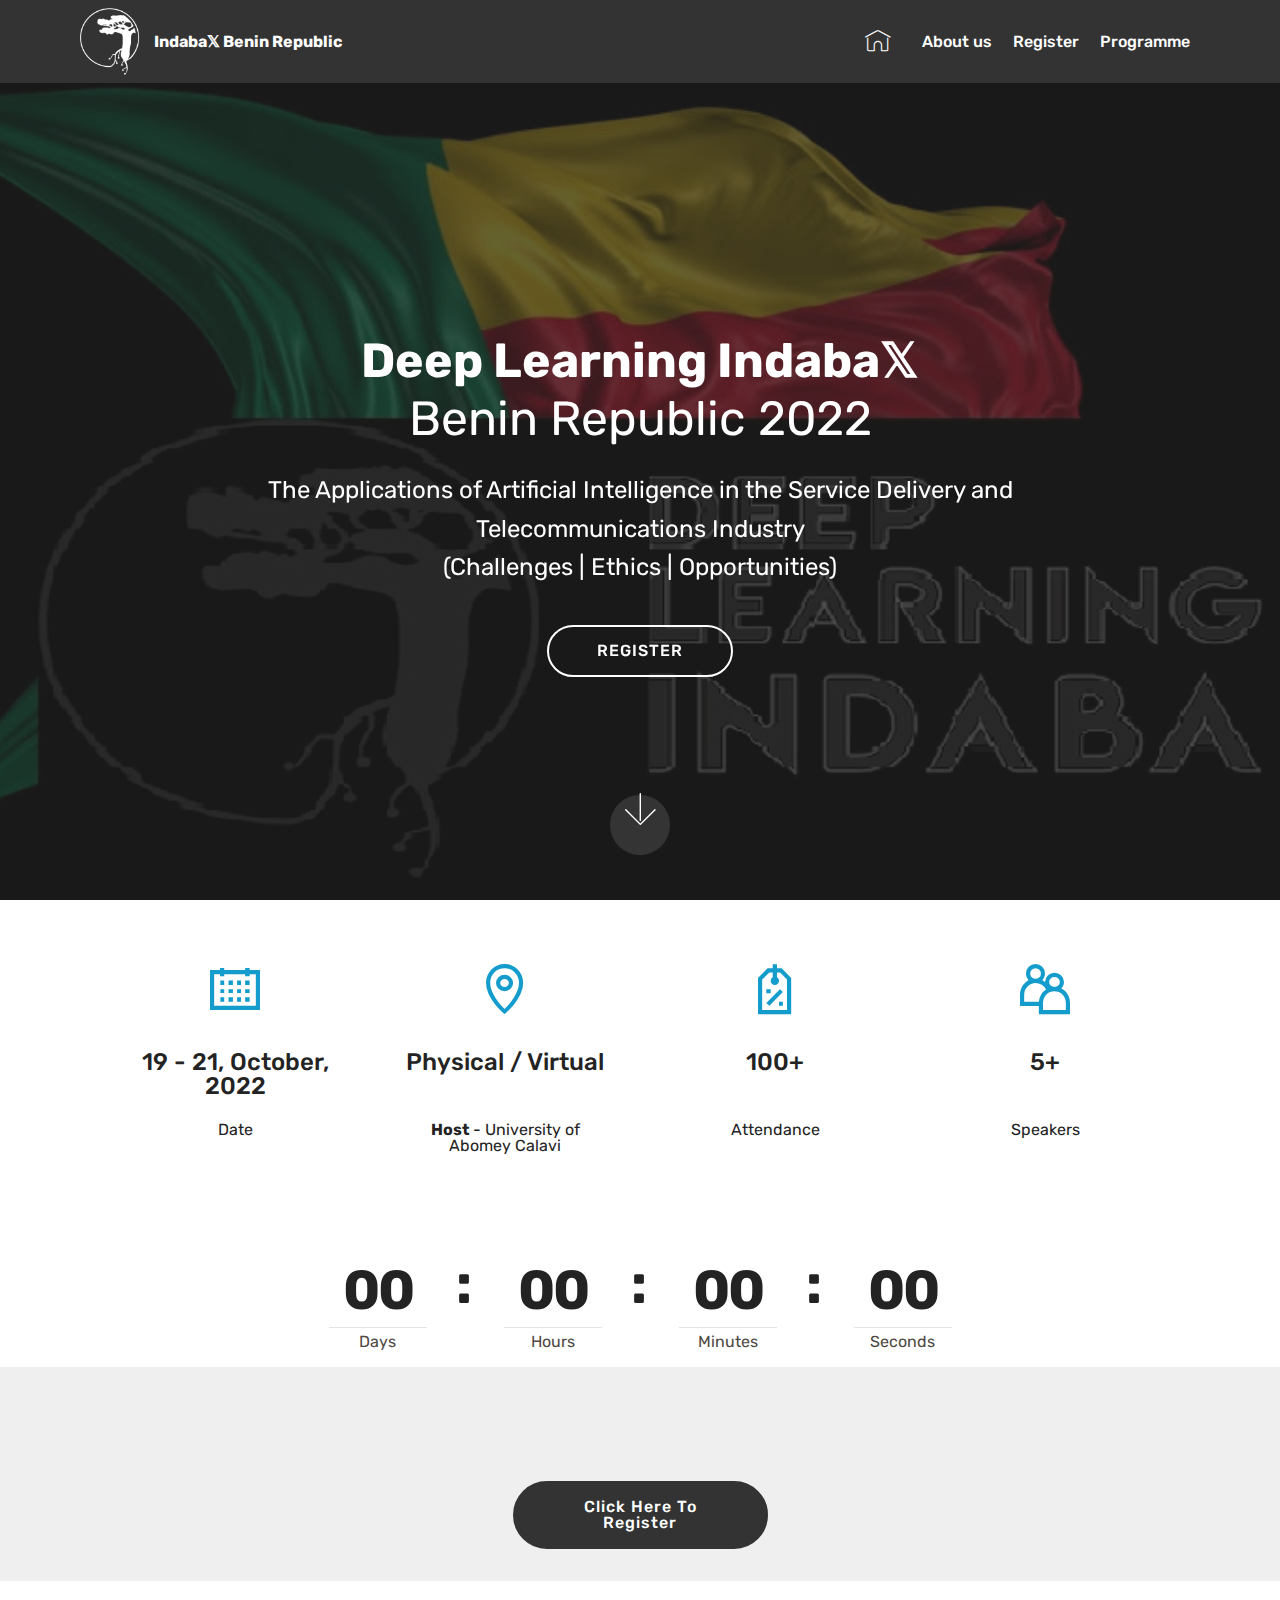
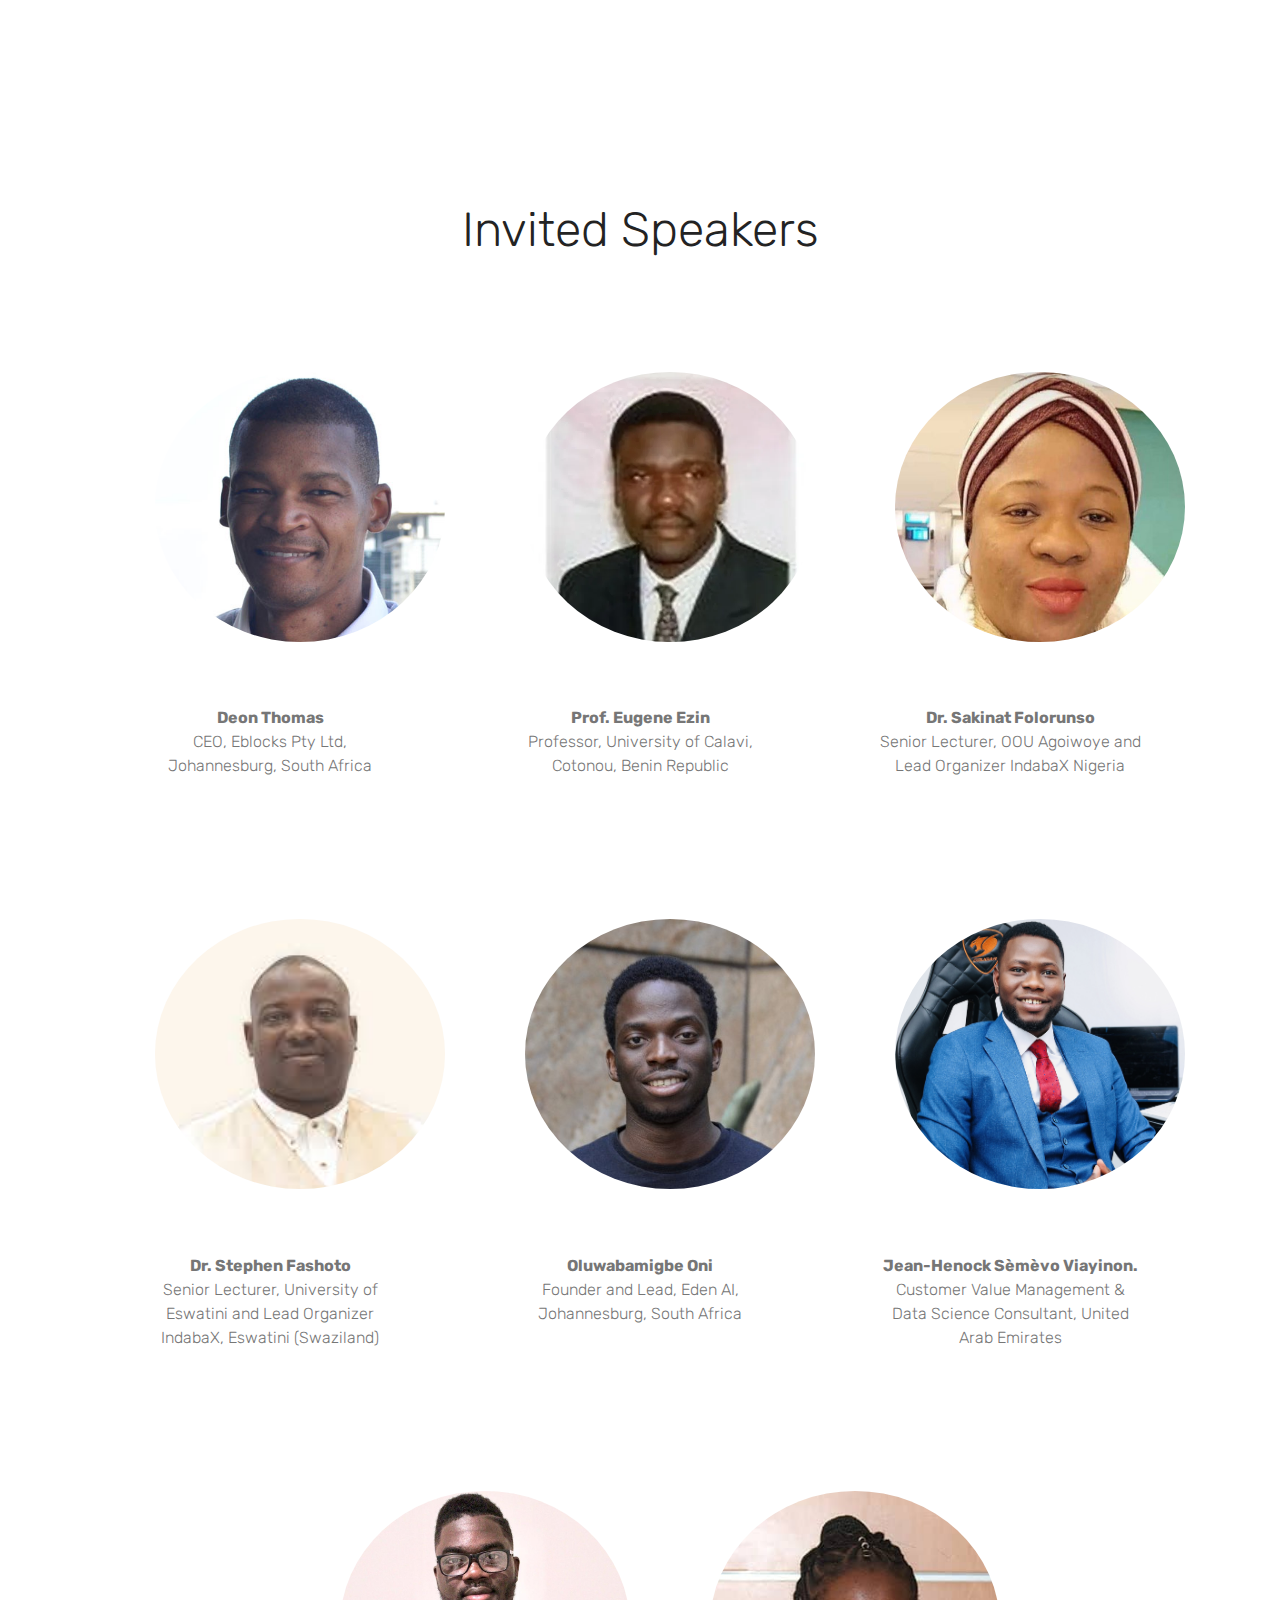
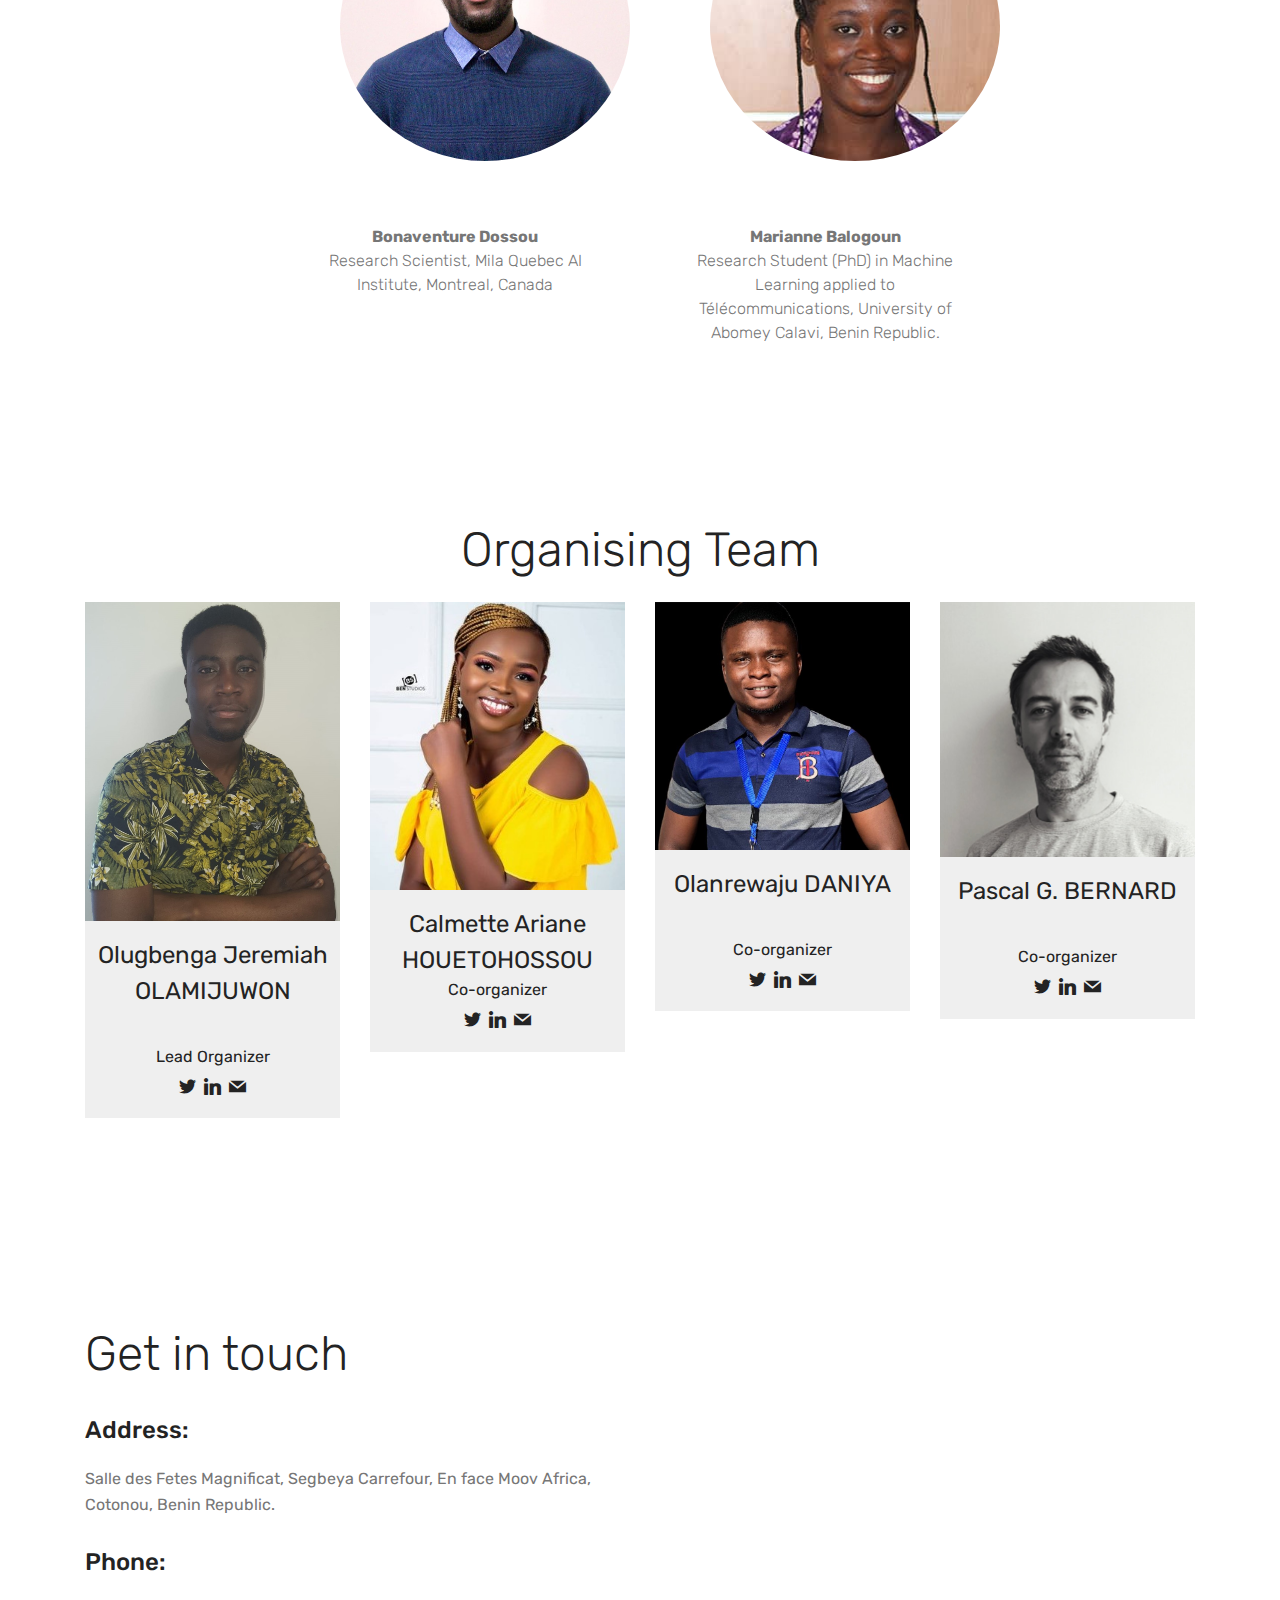
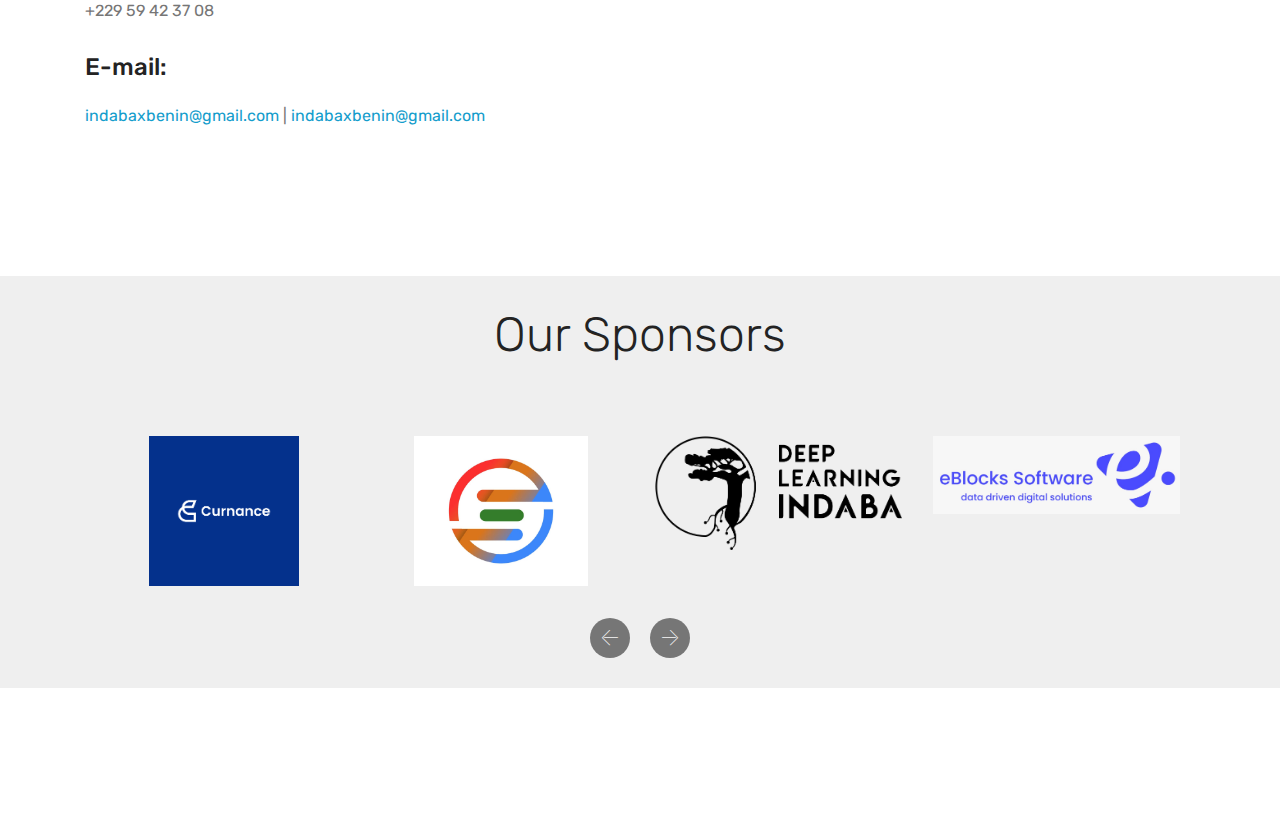
<file: 2022/index.html>
<!DOCTYPE html>
<html  >
<head>
  <!-- Site made with Mobirise Website Builder v4.11.6, /m -->
  <meta charset="UTF-8">
  <meta http-equiv="X-UA-Compatible" content="IE=edge">
  <meta name="generator" content="Mobirise v4.11.6, mobirise.com">
  <meta name="viewport" content="width=device-width, initial-scale=1, minimum-scale=1">
  <link rel="shortcut icon" href="assets/images/indaba6-96x106.png" type="image/x-icon">
  <meta name="description" content="">
  
  <title>IndabaX Benin Republic - Deep Learning Indaba 2022</title>
  <link rel="stylesheet" href="assets/web/assets/mobirise-icons2/mobirise2.css">
  <link rel="stylesheet" href="assets/web/assets/mobirise-icons/mobirise-icons.css">
  <link rel="stylesheet" href="assets/bootstrap/css/bootstrap.min.css">
  <link rel="stylesheet" href="assets/bootstrap/css/bootstrap-grid.min.css">
  <link rel="stylesheet" href="assets/bootstrap/css/bootstrap-reboot.min.css">
  <link rel="stylesheet" href="assets/dropdown/css/style.css">
  <link rel="stylesheet" href="assets/tether/tether.min.css">
  <link rel="stylesheet" href="assets/socicon/css/styles.css">
  <link rel="stylesheet" href="assets/theme/css/style.css">
  <link rel="preload" as="style" href="assets/mobirise/css/mbr-additional.css"><link rel="stylesheet" href="assets/mobirise/css/mbr-additional.css" type="text/css">
  
  
  
</head>
<body>
  <section class="menu cid-svNAyN3Z1L" once="menu" id="menu1-2">

    

    <nav class="navbar navbar-expand beta-menu navbar-dropdown align-items-center navbar-fixed-top navbar-toggleable-sm">
        <button class="navbar-toggler navbar-toggler-right" type="button" data-toggle="collapse" data-target="#navbarSupportedContent" aria-controls="navbarSupportedContent" aria-expanded="false" aria-label="Toggle navigation">
            <div class="hamburger">
                <span></span>
                <span></span>
                <span></span>
                <span></span>
            </div>
        </button>
        <div class="menu-logo">
            <div class="navbar-brand">
                <span class="navbar-logo">
                    <a href="/">
                         <img src="assets/images/indaba6-96x106.png" alt="Mobirise" title="" style="height: 4.2rem;">
                    </a>
                </span>
                <span class="navbar-caption-wrap"><a class="navbar-caption text-white display-7" href="/">Indaba𝕏 Benin Republic</a></span>
            </div>
        </div>
        <div class="collapse navbar-collapse" id="navbarSupportedContent">
            <ul class="navbar-nav nav-dropdown nav-right" data-app-modern-menu="true">
                <li class="nav-item">
                    <a class="nav-link link text-white display-4" href="/">
                        <span class="mbri-home mbr-iconfont mbr-iconfont-btn"></span></a>
                </li>
                <li class="nav-item"><a class="nav-link link text-white display-4" href="about-us.html">About us</a><li></li>
                <!-- li class="nav-item"><a class="nav-link link text-white display-4" href="conference.html">Conference</a></li -->
                <li class="nav-item">
                    <a class="nav-link link text-white display-4" href="https://docs.google.com/forms/d/e/1FAIpQLScdX3pHWrVJcMY5ubfK4JLhS99TihpW99yTg04W7uK82SYPyw/viewform" target="_blank">Register</a>
                </li>
                <li class="nav-item"><a class="nav-link link text-white display-4" href="schedule.html">Programme</a></li>
            </ul>
            
        </div>
    </nav>
</section>

<section class="engine"><a href="https://mobirise.info/g">build your own site</a></section><section class="header6 cid-svNAQrtPyA mbr-fullscreen mbr-parallax-background" id="header6-3">

    

    <div class="mbr-overlay" style="opacity: 0.7; background-color: rgb(35, 35, 35);">
    </div>

    <div class="container">
        <div class="row justify-content-md-center">
            <div class="mbr-white col-md-10">
                <h1 class="mbr-section-title align-center mbr-bold pb-3 mbr-fonts-style display-2"><br><br>Deep Learning Indaba𝕏<br><span style="font-weight: normal;">Benin Republic 2022</span></h1>
                <p class="mbr-text align-center pb-3 mbr-fonts-style display-5">The Applications of Artificial Intelligence in the Service Delivery and Telecommunications Industry<br>(Challenges | Ethics | Opportunities)</p>
                <div class="mbr-section-btn align-center"><a class="btn btn-md btn-white-outline display-4" href="https://docs.google.com/forms/d/e/1FAIpQLScdX3pHWrVJcMY5ubfK4JLhS99TihpW99yTg04W7uK82SYPyw/viewform" target="_blank">REGISTER</a></div>
            </div>
        </div>
    </div>

    <div class="mbr-arrow hidden-sm-down" aria-hidden="true">
        <a href="#next">
            <i class="mbri-down mbr-iconfont"></i>
        </a>
    </div>
</section>

<section class="counters1 counters cid-svNCj4p2eV" id="counters1-4">

    

    

    <div class="container">
        
        

        <div class="container pt-4 mt-2">
            <div class="media-container-row">
                <div class="card p-3 align-center col-12 col-md-6 col-lg-3">
                    <div class="panel-item p-3">
                        <div class="card-img pb-3">
                            <span class="mbr-iconfont mobi-mbri-calendar mobi-mbri" style="font-size: 50px;"></span>
                        </div>

                        <div class="card-text">
                            <h3 class="count pt-3 pb-3 mbr-fonts-style display-5">19 - 21, October, 2022</h3>
                            <h4 class="mbr-content-title mbr-bold mbr-fonts-style display-7"><span style="font-weight: normal;">
                                Date</span></h4>
                            
                        </div>
                    </div>
                </div>


                <div class="card p-3 align-center col-12 col-md-6 col-lg-3">
                    <div class="panel-item p-3">
                        <div class="card-img pb-3">
                            <span class="mbr-iconfont mobi-mbri-map-pin mobi-mbri" style="font-size: 50px;"></span>
                        </div>
                        <div class="card-text">
                            <h3 class="count pt-3 pb-3 mbr-fonts-style display-5">Physical / Virtual<br><br></h3>
                            <h4 class="mbr-content-title mbr-bold mbr-fonts-style display-7">Host<span style="font-weight: normal;"> - University of Abomey Calavi</span></h4>
                            
                        </div>
                    </div>
                </div>

                <div class="card p-3 align-center col-12 col-md-6 col-lg-3">
                    <div class="panel-item p-3">
                        <div class="card-img pb-3">
                            <span class="mbr-iconfont mobi-mbri-sale mobi-mbri" style="font-size: 50px;"></span>
                        </div>
                        <div class="card-text">
                            <h3 class="count pt-3 pb-3 mbr-fonts-style display-5">100+<br><br></h3>
                            <h4 class="mbr-content-title mbr-bold mbr-fonts-style display-7"><span style="font-weight: normal;">
                                Attendance</span></h4>
                            
                        </div>
                    </div>
                </div>


                <div class="card p-3 align-center col-12 col-md-6 col-lg-3">
                    <div class="panel-item p-3">
                        <div class="card-img pb-3">
                            <span class="mbr-iconfont mobi-mbri-users mobi-mbri" style="font-size: 50px;"></span>
                        </div>

                        <div class="card-texts">
                             <h3 class="count pt-3 pb-3 mbr-fonts-style display-5">5+<br><br></h3>
                            <h4 class="mbr-content-title mbr-bold mbr-fonts-style display-7"><span style="font-weight: normal;">
                                Speakers</span></h4>
                            
                        </div>
                    </div>
                </div>
            </div>
        </div>
   </div>
</section>

<section class="countdown1 cid-svNKRP2ucb" id="countdown1-b">
    
    
    
    <div class="container ">
        
        
        
    </div>
    <div class="container countdown-cont align-center">
        <div class="daysCountdown" title="Days"></div>
        <div class="hoursCountdown" title="Hours"></div> 
        <div class="minutesCountdown" title="Minutes"></div> 
        <div class="secondsCountdown" title="Seconds"></div>
        <div class="countdown pt-5 mt-2" data-due-date="2022/10/19"> 
        </div>
    </div>
</section>

<section class="mbr-section info2 cid-svNKM8pNzo" id="info2-9">

    

    

    <div class="container">
        <div class="row main justify-content-center">
            
            <div class="media-container-column col-12 col-lg-3 col-md-12">
                <div class="mbr-section-btn align-left py-4"><a class="btn btn-black display-4" href="https://docs.google.com/forms/d/e/1FAIpQLScdX3pHWrVJcMY5ubfK4JLhS99TihpW99yTg04W7uK82SYPyw/viewform" target="_blank">
                    Click Here To Register</a></div>
            </div>
        </div>
    </div>
</section>

<section class="mbr-section content8 cid-sFpbPA9rhw" id="content8-t">

    

    <!-- div class="container">
        <div class="media-container-row title">
            <div class="col-12 col-md-8">
                <div class="mbr-section-btn align-center"><a class="btn btn-primary display-4" href="call_for_paper.html">Call for Papers</a>
                    <a class="btn btn-black-outline display-4" href="call_for_reviewer.html">Call for Reviewers</a></div>
            </div>
        </div>
    </div -->
</section>

<section class="testimonials1 cid-sIp3Em91it" id="testimonials1-13">
    <!-- div class="container pt-3 mt-2">
        <div class="media-container-row">
            <div class="title col-12 align-center">
                <h2 class="pb-3 mbr-fonts-style display-2">Keynote Speaker</h2>
            </div>
            
            <div class="mbr-testimonial p-3 align-center col-12 col-md-6 col-lg-4">
                <div class="panel-item p-3">
                    <div class="card-block">
                        <div class="testimonial-photo">
                            <img src="assets\images\ProfAibinu-homepage.jpg" alt="" title="">
                        </div>
                        <p class="mbr-text mbr-fonts-style display-7"></p>
                    </div>
                    <div class="card-footer">
                        <div class="mbr-author-name mbr-bold mbr-fonts-style display-7">Engr. Prof. Abiodun Musa, AIBINU</div>
                        <small class="mbr-author-desc mbr-italic mbr-light mbr-fonts-style display-7">Vice Chancellor, Summit University Offa</small>
                    </div>
                </div>
            </div>
        </div>
    </div-->
</section>

<section class="testimonials1 cid-sIp3Em91it" id="testimonials1-13">
    <div class="container">
        <div class="media-container-row">
            <div class="title col-12 align-center">
                <h2 class="pb-3 mbr-fonts-style display-2">Invited Speakers</h2>
            </div>
        </div>
        
    </div>

				
    <div class="container pt-3 mt-2">
        <div class="media-container-row">
            <div class="mbr-testimonial p-3 align-center col-12 col-md-6 col-lg-4">
                <div class="panel-item p-3">
                    <div class="card-block">
                        <div class="testimonial-photo">
                            <img src="assets\images\deon-thomas.jpg" alt="" title="">
                        </div>
                        <p class="mbr-text mbr-fonts-style display-7"></p>
                    </div>
                    <div class="card-footer">
                        <div class="mbr-author-name mbr-bold mbr-fonts-style display-7"> Deon Thomas</div>
                        <small class="mbr-author-desc mbr-italic mbr-light mbr-fonts-style display-7">CEO, Eblocks Pty Ltd, Johannesburg, South Africa</small>
                    </div>
                </div>
            </div>

			<div class="mbr-testimonial p-3 align-center col-12 col-md-6 col-lg-4">
		<div class="panel-item p-3">
			<div class="card-block">
				<div class="testimonial-photo">
					<img src="assets\images\Eugene-Ezin.webp" alt="" title="">
				</div>
				<p class="mbr-text mbr-fonts-style display-7"></p>
			</div>
			<div class="card-footer">
				<div class="mbr-author-name mbr-bold mbr-fonts-style display-7">Prof. Eugene Ezin</div>
				<small class="mbr-author-desc mbr-italic mbr-light mbr-fonts-style display-7">Professor, University of Calavi, Cotonou, Benin Republic</small>
			</div>
		</div>
	</div>
	
	
	
            <div class="mbr-testimonial p-3 align-center col-12 col-md-6 col-lg-4">
                <div class="panel-item p-3">
                    <div class="card-block">
                        <div class="testimonial-photo">
                            <img src="assets\images\dr-sakinat-folorunso.jpeg" alt="" title="">
                        </div>
                        <p class="mbr-text mbr-fonts-style display-7"></p>
                    </div>
                    <div class="card-footer">
                        <div class="mbr-author-name mbr-bold mbr-fonts-style display-7">Dr. Sakinat Folorunso</div>
                        <small class="mbr-author-desc mbr-italic mbr-light mbr-fonts-style display-7">Senior Lecturer, OOU Agoiwoye and Lead Organizer IndabaX Nigeria</small>
                    </div>
                </div>
            </div>

            <div class="mbr-testimonial p-3 align-center col-12 col-md-6 col-lg-4">
                <div class="panel-item p-3">
                    <div class="card-block">
                        <div class="testimonial-photo">
                            <img src="assets\images\dr-stephen-fashoto.jfif" alt="" title="">
                        </div>
                        <p class="mbr-text mbr-fonts-style display-7"></p>
                    </div>
                    <div class="card-footer">
                        <div class="mbr-author-name mbr-bold mbr-fonts-style display-7">Dr. Stephen Fashoto</div>
                        <small class="mbr-author-desc mbr-italic mbr-light mbr-fonts-style display-7">Senior Lecturer, University of Eswatini and Lead Organizer IndabaX, Eswatini (Swaziland)</small>
                    </div>
                </div>
            </div>
	
            <div class="mbr-testimonial p-3 align-center col-12 col-md-6 col-lg-4">
                <div class="panel-item p-3">
                    <div class="card-block">
                        <div class="testimonial-photo">
                            <img src="assets\images\bamigbe-oni.jpg" alt="" title="">
                        </div>
                        <p class="mbr-text mbr-fonts-style display-7"></p>
                    </div>
                    <div class="card-footer">
                        <div class="mbr-author-name mbr-bold mbr-fonts-style display-7"> Oluwabamigbe Oni</div>
                        <small class="mbr-author-desc mbr-italic mbr-light mbr-fonts-style display-7">Founder and Lead, Eden AI, Johannesburg, South Africa</small>
                    </div>
                </div>
            </div>

		<div class="mbr-testimonial p-3 align-center col-12 col-md-6 col-lg-4">
                <div class="panel-item p-3">
                    <div class="card-block">
                        <div class="testimonial-photo">
                            <img src="assets\images\Jean-Henock.jpg" alt="" title="">
                        </div>
                        <p class="mbr-text mbr-fonts-style display-7"></p>
                    </div>
                    <div class="card-footer">
                        <div class="mbr-author-name mbr-bold mbr-fonts-style display-7"> Jean-Henock Sèmèvo Viayinon.</div>
                        <small class="mbr-author-desc mbr-italic mbr-light mbr-fonts-style display-7">Customer Value Management & Data Science Consultant, United Arab Emirates</small>
                    </div>
                </div>
            </div>

            <div class="mbr-testimonial p-3 align-center col-12 col-md-6 col-lg-4">
                <div class="panel-item p-3">
                    <div class="card-block">
                        <div class="testimonial-photo">
                            <img src="assets\images\bonaventure-dossou.jpeg" alt="" title="">
                        </div>
                        <p class="mbr-text mbr-fonts-style display-7"></p></div>
                    <div class="card-footer">
                        <div class="mbr-author-name mbr-bold mbr-fonts-style display-7">Bonaventure Dossou</div>
                        <small class="mbr-author-desc mbr-italic mbr-light mbr-fonts-style display-7">
                            Research Scientist, Mila Quebec AI Institute, Montreal, Canada
                        </small>
                    </div>
                </div>
            </div>
			
			<div class="mbr-testimonial p-3 align-center col-12 col-md-6 col-lg-4">
                <div class="panel-item p-3">
                    <div class="card-block">
                        <div class="testimonial-photo">
                            <img src="assets\images\marianne-balogoun.jpeg" alt="" title="">
                        </div>
                        <p class="mbr-text mbr-fonts-style display-7"></p></div>
                    <div class="card-footer">
                        <div class="mbr-author-name mbr-bold mbr-fonts-style display-7">Marianne Balogoun</div>
                        <small class="mbr-author-desc mbr-italic mbr-light mbr-fonts-style display-7">
                            Research Student (PhD) in Machine Learning applied to Télécommunications, University of Abomey Calavi, Benin Republic.
                        </small>
                    </div>
                </div>
            </div>
			
        </div>
    </div>   
</section>

<section class="testimonials1 cid-sINCugd8JK" id="testimonials1-14">

    

    
    <div class="container">
        <div class="media-container-row">
            <div class="title col-12 align-center">
                
                
            </div>
        </div>
    </div>  
</section>

<section class="team1 cid-svNOiKuPo2" id="team1-d">
    
    
    
    <div class="container align-center">
        <h2 class="pb-3 mbr-fonts-style mbr-section-title display-2">
            Organising Team</h2>
        
        <div class="row media-row">
        <div class="team-item col-lg-3 col-md-6">
                <div class="item-image">
                    <img src="assets/images/jeremiah-olamijuwon-crop.jpeg" alt="" title="">
                </div>
                <div class="item-caption py-3">
                    <div class="item-name px-2">
                        <p class="mbr-fonts-style display-5">Olugbenga Jeremiah OLAMIJUWON<br><br></p>
                    </div>
                    <div class="item-role px-2">
                        <p>Lead Organizer</p>
                    </div>
                    <div class="item-social pt-2">
                        <a href="https://twitter.com/jayolamijuwon" target="_blank">
                            <span class="p-1 mbr-iconfont mbr-iconfont-social socicon-twitter socicon"></span>
                        </a>
                        <a href="https://www.linkedin.com/in/jeremiah-olamijuwon-24349610b" target="_blank">
                            <span class="p-1 mbr-iconfont mbr-iconfont-social socicon-linkedin socicon"></span>
                        </a>
                        <a href="mailto:jeremiah.olamijuwon@etihuku.com">
                            <span class="p-1 mbr-iconfont mbr-iconfont-social socicon-mail socicon"></span>
                        </a>
                        <!-- a href="https://www.linkedin.com/in/mobirise" target="_blank">
                            
                        </a -->
                        <!-- a href="https://www.instagram.com/mobirise/" target="_blank">
                            
                        </a -->
                        <!-- a href="https://www.youtube.com/channel/UCt_tncVAetpK5JeM8L-8jyw" target="_blank">    
                            
                        </a -->
                    </div>
                </div>
        </div>
            <div class="team-item col-lg-3 col-md-6">
                <div class="item-image">
                    <img src="assets/images/Ariane-Houetohossou-510x510.jpeg" alt="" title="">
                </div>
                <div class="item-caption py-3">
                    <div class="item-name px-2">
                        <p class="mbr-fonts-style display-5">Calmette Ariane HOUETOHOSSOU<br></p>
                    </div>
                    <div class="item-role px-2">
                        <p>Co-organizer</p>
                    </div>
                    <div class="item-social pt-2">
                        <a href="https://twitter.com/arianehouetoho1" target="_blank">
                            <span class="p-1 mbr-iconfont mbr-iconfont-social socicon-twitter socicon"></span>
                        </a>
                        <a href="https://www.linkedin.com/in/houetohossou-ariane-a84abb177" target="_blank">
                            <span class="p-1 mbr-iconfont mbr-iconfont-social socicon-linkedin socicon"></span>
                        </a>
                        <a href="mailto:arianecash@gmail.com">
                            <span class="p-1 mbr-iconfont mbr-iconfont-social socicon-mail socicon"></span>
                        </a>
                        <!-- a href="https://www.linkedin.com/in/mobirise" target="_blank">
                            
                        </a -->
                        <!-- a href="https://www.instagram.com/mobirise/" target="_blank">
                            
                        </a -->
                        <!-- a href="https://www.youtube.com/channel/UCt_tncVAetpK5JeM8L-8jyw" target="_blank">    
                            
                        </a -->
                    </div>
                </div>
            </div>
            <div class="team-item col-lg-3 col-md-6">
                <div class="item-image">
                    <img src="assets/images/daniya-lanre-black-background-crop.jpeg" alt="" title="">
                </div>
                <div class="item-caption py-3">
                    <div class="item-name px-2">
                        <p class="mbr-fonts-style display-5">
                           Olanrewaju DANIYA<br><br></p>
                    </div>
                    <div class="item-role px-2">
                        <p>Co-organizer</p>
                    </div>
                    <div class="item-social pt-2">
                        <a href="https://twitter.com/" target="_blank">
                            <span class="p-1 mbr-iconfont mbr-iconfont-social socicon-twitter socicon"></span>
                        </a>
                        <a href="https://www.linkedin.com/" target="_blank">
                            <span class="p-1 mbr-iconfont mbr-iconfont-social socicon-linkedin socicon"></span>
                        </a>
                        <a href="mailto:dannyyoung216@gmail.com">
                            <span class="p-1 mbr-iconfont mbr-iconfont-social socicon-mail socicon"></span>
                        </a>
                        <!-- a href="https://www.linkedin.com/in/mobirise" target="_blank">
                            
                        </a -->
                        <!-- a href="https://www.instagram.com/mobirise/" target="_blank">
                            
                        </a -->
                        <!-- a href="https://www.youtube.com/channel/UCt_tncVAetpK5JeM8L-8jyw" target="_blank">    
                            
                        </a -->
                    </div>
                </div>
            </div>
            <div class="team-item col-lg-3 col-md-6">
                <div class="item-image">
                    <img src="assets/images/Pascal-Bernard.jpg" alt="" title="">
                </div>
                <div class="item-caption py-3">
                    <div class="item-name px-2">
                        <p class="mbr-fonts-style display-5">
                           Pascal G. BERNARD <br><br></p>
                    </div>
                    <div class="item-role px-2">
                        <p>Co-organizer</p>
                    </div>
                    <div class="item-social pt-2">
                        <a href="https://twitter.com/abono2000" target="_blank">
                            <span class="p-1 mbr-iconfont mbr-iconfont-social socicon-twitter socicon"></span>
                        </a>
                        <a href="https://www.linkedin.com/in/ahmed-olanrewaju-093b7b4a/" target="_blank">
                            <span class="p-1 mbr-iconfont mbr-iconfont-social socicon-linkedin socicon"></span>
                        </a>
                        <a href="https://indabaxbenin.github.io/#" target="_blank">
                            <span class="p-1 mbr-iconfont mbr-iconfont-social socicon-mail socicon"></span>
                        </a>
                    </div>
                </div>
            </div>
        </div>    
    </div>
</section>


<section class="mbr-section contacts1 cid-svNWMusmoM" id="contacts1-f">
    <!---->
    
    <!---->
    <!--Overlay-->
    
    <!--Container-->
    <div class="container">
        <div class="row">
            <!--Titles-->
            <div class="title col-12">
                <h2 class="align-left mbr-fonts-style display-2">
                    Get in touch</h2>
                
            </div>
            <!--Left-->
            <div class="col-12 col-md-6">
                <div class="left-block wrapper">
                    <div class="b b-adress">
                        <h5 class="align-left mbr-fonts-style m-0 display-5">
                            Address:
                        </h5>
                        <p class="mbr-text align-left mbr-fonts-style display-7">
                            Salle des Fetes Magnificat, Segbeya Carrefour, En face Moov Africa, Cotonou, Benin Republic.</p>
                    </div>
                    <div class="b b-phone">
                        <h5 class="align-left mbr-fonts-style m-0 display-5">
                            Phone:
                        </h5>
                        <p class="mbr-text align-left mbr-fonts-style display-7">+229 59 42 37 08</p>
                    </div>
                    <div class="b b-mail">
                        <h5 class="align-left mbr-fonts-style m-0 display-5">
                            E-mail:
                        </h5>
                        <p class="mbr-text align-left mbr-fonts-style display-7">
                            <a href="mailto:indabaxbenin@gmail.com"> indabaxbenin@gmail.com </a> |  <a href="mailto:indabaxbenin@gmail.com"> indabaxbenin@gmail.com </a>
						</p>
                    </div>
                </div>
            </div>
            <!--Right-->
			<div class="col-12 col-md-6">
                <div class="google-map"><iframe frameborder="0" style="border:0" src="
                    https://maps.google.com/maps?q=MOOV%20STORE%20SEGBEYA,%20Rue%201451,%20Cotonou&t=&z=13&ie=UTF8&iwloc=&output=embed" allowfullscreen=""></iframe></div>
            </div>
        </div>
    </div>
</section>

<section class="clients cid-svNCGQbxKh" data-interval="false" id="clients-7">
      

    
        <div class="container mb-5">
            <div class="media-container-row">
                <div class="col-12 align-center">
                    <h2 class="mbr-section-title pb-3 mbr-fonts-style display-2">
                        Our Sponsors</h2>
                    
                </div>
            </div>
        </div>

    <div class="container">
        <div class="carousel slide" role="listbox" data-pause="true" data-keyboard="false" data-ride="carousel" data-interval="5000">
            <div class="carousel-inner" data-visible="4">
                
                
                
                
                
            <div class="carousel-item ">
                    <div class="media-container-row">
                        <div class="col-md-12">
                            <div class="wrap-img ">
                                <img src="assets/images/curnance.png" class="img-responsive clients-img" alt="" title="">
                            </div>
                        </div>
                    </div>
            </div>
            <div class="carousel-item ">
                    <div class="media-container-row">
                        <div class="col-md-12">
                            <div class="wrap-img ">
                                <img src="assets/images/etihuku_logo_main.jpeg" class="img-responsive clients-img" alt="" title="">
                            </div>
                        </div>
                    </div>
            </div>
            <div class="carousel-item ">
                    <div class="media-container-row">
                        <div class="col-md-12">
                            <div class="wrap-img ">
                                <img src="assets/images/indaba-1-1202x554.png" class="img-responsive clients-img" alt="" title="">
                            </div>
                        </div>
                    </div>
            </div>
            <div class="carousel-item ">
                    <div class="media-container-row">
                        <div class="col-md-12">
                            <div class="wrap-img ">
                                <img src="assets/images/eblocks-software.jpeg" class="img-responsive clients-img" alt="" title="">
                            </div>
                        </div>
                    </div>
            </div>
            <div class="carousel-item ">
                    <div class="media-container-row">
                        <div class="col-md-12">
                            <div class="wrap-img ">
                                <img src="assets/images/esgt.jpg" class="img-responsive clients-img" alt="" title="">
                            </div>
                        </div>
                    </div>
            </div>
            <div class="carousel-item ">
                    <div class="media-container-row">
                        <div class="col-md-12">
                            <div class="wrap-img ">
                                <img src="assets/images/esct.jpeg" class="img-responsive clients-img" alt="" title="">
                            </div>
                        </div>
                    </div>
            </div>
            <div class="carousel-item ">
                    <div class="media-container-row">
                        <div class="col-md-12">
                            <div class="wrap-img ">
                                <img src="assets/images/ehs-ong.jpeg" class="img-responsive clients-img" alt="" title="">
                            </div>
                        </div>
                    </div>
            </div>
            <div class="carousel-item ">
                    <div class="media-container-row">
                        <div class="col-md-12">
                            <div class="wrap-img ">
                                <img src="assets/images/esae-logo.jpg" class="img-responsive clients-img" alt="" title="">
                            </div>
                        </div>
                    </div>
            </div>
            <div class="carousel-item ">
                    <div class="media-container-row">
                        <div class="col-md-12">
                            <div class="wrap-img ">
                                <img src="assets/images/abomey-calavi.jpeg" class="img-responsive clients-img" alt="" title="">
                            </div>
                        </div>
                    </div>
            </div>
            <div class="carousel-item ">
                    <div class="media-container-row">
                        <div class="col-md-12">
                            <div class="wrap-img ">
                                <img src="assets/images/yuniq.jpeg" class="img-responsive clients-img" alt="" title="">
                            </div>
                        </div>
                    </div>
            </div>
            <!-- <div class="carousel-item "> -->
                    <!-- <div class="media-container-row">
                        <div class="col-md-12">
                            <div class="wrap-img ">
                                <img src="assets/images/images-225x225.jpg" class="img-responsive clients-img" alt="" title="">
                            </div>
                        </div>
                    </div> -->
            <!-- </div> -->
            <!-- <div class="carousel-item "> -->
                    <!-- <div class="media-container-row">
                        <div class="col-md-12">
                            <div class="wrap-img ">
                                <img src="assets/images/logo-h-256-988x257.png" class="img-responsive clients-img" alt="" title="">
                            </div>
                        </div>
                    </div> -->
            <!-- </div> -->
            <div class="carousel-item ">
                    <div class="media-container-row">
                        <div class="col-md-12">
                            <div class="wrap-img ">
                                <img src="assets/images/zindi-945x945.png" class="img-responsive clients-img" alt="" title="">
                            </div>
                        </div>
                    </div>
                </div></div>
            <div class="carousel-controls">
                <a data-app-prevent-settings="" class="carousel-control carousel-control-prev" role="button" data-slide="prev">
                    <span aria-hidden="true" class="mbri-left mbr-iconfont"></span>
                    <span class="sr-only">Previous</span>
                </a>
                <a data-app-prevent-settings="" class="carousel-control carousel-control-next" role="button" data-slide="next">
                    <span aria-hidden="true" class="mbri-right mbr-iconfont"></span>
                    <span class="sr-only">Next</span>
                </a>
            </div>
        </div>
    </div>
</section>

<section once="footers" class="cid-svNPkhzhDE mbr-reveal" id="footer7-e">

    

    

    <div class="container">
        <div class="media-container-row align-center mbr-white">
            <!-- <div class="row row-links">
                <ul class="foot-menu">
                    
                    
                    
                    
                    
                <li class="foot-menu-item mbr-fonts-style display-7">
                        <a class="text-white mbr-bold" href="#" target="_blank">About us</a>
                    </li><li class="foot-menu-item mbr-fonts-style display-7">
                        <a class="text-white mbr-bold" href="#" target="_blank">Services</a>
                    </li><li class="foot-menu-item mbr-fonts-style display-7">
                        <a class="text-white mbr-bold" href="#" target="_blank">Get In Touch</a>
                    </li></ul>
            </div> -->
            <div class="row social-row">
                <div class="social-list align-right pb-2">
                    
                    
                    
                    
                    
                    
                <div class="soc-item">
					<a href="https://twitter.com/IndabaXBeninRep" target="_blank">
						<span class="mbr-iconfont mbr-iconfont-social socicon-twitter socicon"></span>
					</a>
				</div>
                <div class="soc-item">
					<a href="mailto:indabaxbenin@gmail.com">
						<span class="p-1 mbr-iconfont mbr-iconfont-social socicon-mail socicon"></span>
					</a>
                </div>
				<div class="soc-item">
					<a href="https://www.linkedin.com/indabaxbenin" target="_blank">
						<span class="mbr-iconfont mbr-iconfont-social socicon-linkedin socicon"></span>
					</a>
                </div>
            <div class="row row-copirayt">
                <p class="mbr-text mb-0 mbr-fonts-style mbr-white align-center display-7">
                    © Copyright 2022 Indaba𝕏 Benin Republic - All Rights Reserved
                </p>
            </div>
        </div>
    </div>
</section>


  <script src="assets/web/assets/jquery/jquery.min.js"></script>
  <script src="assets/popper/popper.min.js"></script>
  <script src="assets/bootstrap/js/bootstrap.min.js"></script>
  <script src="assets/smoothscroll/smooth-scroll.js"></script>
  <script src="assets/dropdown/js/nav-dropdown.js"></script>
  <script src="assets/dropdown/js/navbar-dropdown.js"></script>
  <script src="assets/touchswipe/jquery.touch-swipe.min.js"></script>
  <script src="assets/tether/tether.min.js"></script>
  <script src="assets/viewportchecker/jquery.viewportchecker.js"></script>
  <script src="assets/countdown/jquery.countdown.min.js"></script>
  <script src="assets/bootstrapcarouselswipe/bootstrap-carousel-swipe.js"></script>
  <script src="assets/mbr-clients-slider/mbr-clients-slider.js"></script>
  <script src="assets/parallax/jarallax.min.js"></script>
  <script src="assets/theme/js/script.js"></script>
  
  
</body>
</html>
</file>
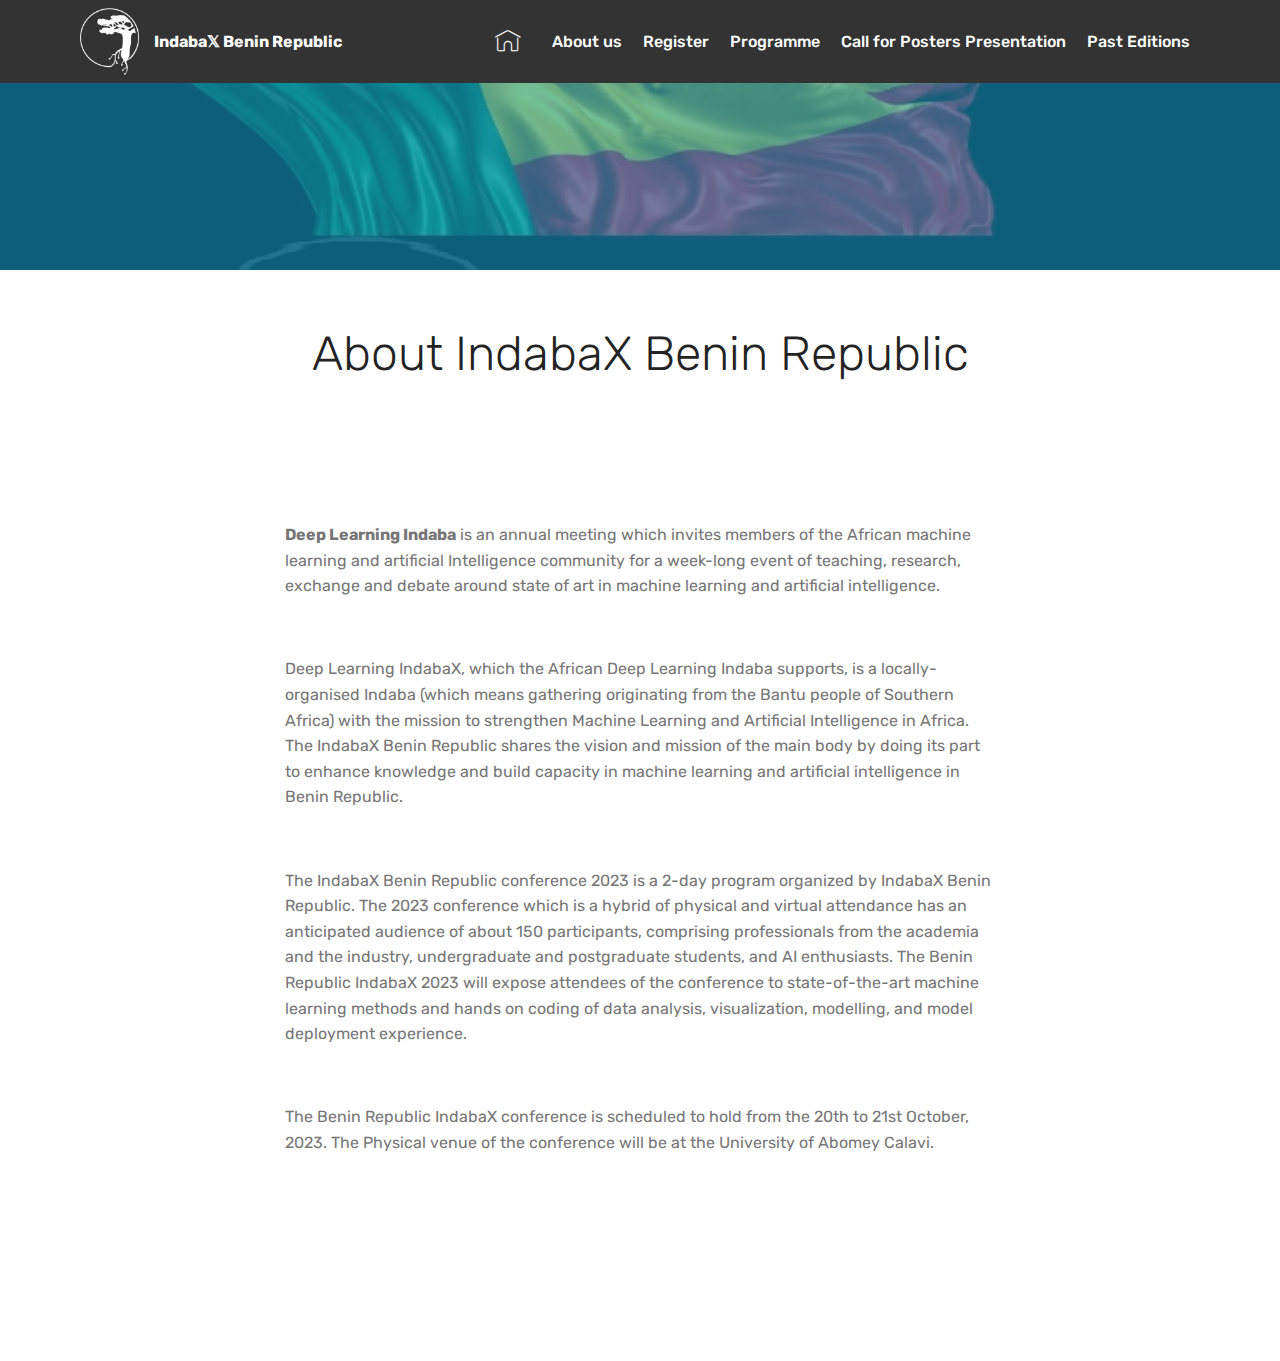
<file: about-us.html>
<!DOCTYPE html>
<html  >
<head>
  <!-- Site made with Mobirise Website Builder v4.11.6, /m -->
  <meta charset="UTF-8">
  <meta http-equiv="X-UA-Compatible" content="IE=edge">
  <meta name="generator" content="Mobirise v4.11.6, mobirise.com">
  <meta name="viewport" content="width=device-width, initial-scale=1, minimum-scale=1">
  <link rel="shortcut icon" href="assets/images/indaba6-96x106.png" type="image/x-icon">
  <meta name="description" content="Web Site Maker Description">
  
  <title>About us</title>
  <link rel="stylesheet" href="assets/web/assets/mobirise-icons/mobirise-icons.css">
  <link rel="stylesheet" href="assets/bootstrap/css/bootstrap.min.css">
  <link rel="stylesheet" href="assets/bootstrap/css/bootstrap-grid.min.css">
  <link rel="stylesheet" href="assets/bootstrap/css/bootstrap-reboot.min.css">
  <link rel="stylesheet" href="assets/socicon/css/styles.css">
  <link rel="stylesheet" href="assets/tether/tether.min.css">
  <link rel="stylesheet" href="assets/dropdown/css/style.css">
  <link rel="stylesheet" href="assets/theme/css/style.css">
  <link rel="preload" as="style" href="assets/mobirise/css/mbr-additional.css"><link rel="stylesheet" href="assets/mobirise/css/mbr-additional.css" type="text/css">
  
  
  
</head>
<body>
  <section class="menu cid-svNAyN3Z1L" once="menu" id="menu1-y">

    

    <nav class="navbar navbar-expand beta-menu navbar-dropdown align-items-center navbar-fixed-top navbar-toggleable-sm">
        <button class="navbar-toggler navbar-toggler-right" type="button" data-toggle="collapse" data-target="#navbarSupportedContent" aria-controls="navbarSupportedContent" aria-expanded="false" aria-label="Toggle navigation">
            <div class="hamburger">
                <span></span>
                <span></span>
                <span></span>
                <span></span>
            </div>
        </button>
        <div class="menu-logo">
            <div class="navbar-brand">
                <span class="navbar-logo">
                    <a href="/">
                         <img src="assets/images/indaba6-96x106.png" alt="Mobirise" title="" style="height: 4.2rem;">
                    </a>
                </span>
                <span class="navbar-caption-wrap"><a class="navbar-caption text-white display-7" href="/">Indaba𝕏 Benin Republic</a></span>
            </div>
        </div>
        <div class="collapse navbar-collapse" id="navbarSupportedContent">
            <ul class="navbar-nav nav-dropdown nav-right" data-app-modern-menu="true">
                <li class="nav-item">
                    <a class="nav-link link text-white display-4" href="/">
                        <span class="mbri-home mbr-iconfont mbr-iconfont-btn"></span></a>
                </li>
                <li class="nav-item"><a class="nav-link link text-white display-4" href="about-us.html">About us</a></li>
                <!-- li class="nav-item"><a class="nav-link link text-white display-4" href="conference.html">Conference</a></li-->
                <li class="nav-item">
                    <a class="nav-link link text-white display-4" href="https://forms.gle/YyAKL7DeDZwBjxE99" target="_blank">Register</a>
                </li>
                <li class="nav-item"><a class="nav-link link text-white display-4" href="schedule.html">Programme</a></li>
                <li class="nav-item"><a class="nav-link link text-white display-4" href="call_for_posters.html">Call for Posters Presentation</a></li>
                <li class="nav-item"><a class="nav-link link text-white display-4" href="past_editions.html">Past Editions</a></li>
            </ul>
            
        </div>
    </nav>
</section>

<section class="engine"><a href="https://mobirise.info/u">bootstrap website templates</a></section><section class="header1 cid-sHL4EUjrPL mbr-parallax-background" id="header1-10">

    

    <div class="mbr-overlay" style="opacity: 0.6; background-color: rgb(20, 157, 204);">
    </div>

    <div class="container">
        <div class="row justify-content-md-center">
            <div class="mbr-white col-md-10">
                
                
                
                
            </div>
        </div>
    </div>

</section>

<section class="mbr-section content4 cid-sHL4PxSE5I" id="content4-11">

    

    <div class="container">
        <div class="media-container-row">
            <div class="title col-12 col-md-8">
                <h2 class="align-center pb-3 mbr-fonts-style display-2">
                    About IndabaX Benin Republic</h2>
                
                
            </div>
        </div>
    </div>
</section>

<section class="mbr-section article content1 cid-sHL4QAxjVg" id="content1-12">
    
     

    <div class="container">
        <div class="media-container-row">
            <div class="mbr-text col-12 mbr-fonts-style display-7 col-md-8"><p><strong>Deep Learning Indaba</strong> is an annual meeting which invites members of the African machine learning and artificial Intelligence community for a week-long event of teaching, research, exchange and debate around state of art in machine learning and artificial intelligence.&nbsp;</p><p><br></p><p>Deep Learning IndabaX, which the African Deep Learning Indaba supports, is a locally-organised Indaba (which means gathering originating from the Bantu people of Southern Africa) with the mission to strengthen Machine Learning and Artificial Intelligence in Africa. The IndabaX Benin Republic shares the vision and mission of the main body by doing its part to enhance knowledge and build capacity in machine learning and artificial intelligence in Benin Republic.</p><p><br></p><p>The IndabaX Benin Republic conference 2023 is a 2-day program organized by IndabaX Benin Republic. The 2023 conference which is a hybrid of physical and virtual attendance has an anticipated audience of about 150 participants, comprising professionals from the academia and the industry, undergraduate and postgraduate students, and AI enthusiasts. The Benin Republic IndabaX 2023 will expose attendees of the conference to state-of-the-art machine learning methods and hands on coding of data analysis, visualization, modelling, and model deployment experience.&nbsp;</p><p><br></p><p>The Benin Republic IndabaX conference is scheduled to hold from the 20th to 21st October, 2023. The Physical venue of the conference will be at the University of Abomey Calavi.</p></div>
        </div>
    </div>
</section>

<section once="footers" class="cid-svNPkhzhDE mbr-reveal" id="footer7-z">

    

    

    <div class="container">
        <div class="media-container-row align-center mbr-white">
            <!-- <div class="row row-links">
                <ul class="foot-menu">
                    
                    
                    
                    
                    
                <li class="foot-menu-item mbr-fonts-style display-7">
                        <a class="text-white mbr-bold" href="#" target="_blank">About us</a>
                    </li><li class="foot-menu-item mbr-fonts-style display-7">
                        <a class="text-white mbr-bold" href="#" target="_blank">Services</a>
                    </li><li class="foot-menu-item mbr-fonts-style display-7">
                        <a class="text-white mbr-bold" href="#" target="_blank">Get In Touch</a>
                    </li></ul>
            </div> -->
            <div class="row social-row">
                <div class="social-list align-right pb-2">
                    
                    
                <div class="soc-item">
					<a href="https://twitter.com/IndabaXBeninRep" target="_blank">
						<span class="mbr-iconfont mbr-iconfont-social socicon-twitter socicon"></span>
					</a>
				</div>
                <div class="soc-item">
					<a href="mailto:indabaxbenin@gmail.com">
						<span class="p-1 mbr-iconfont mbr-iconfont-social socicon-mail socicon"></span>
					</a>
                </div>
				<div class="soc-item">
					<a href="https://www.linkedin.com/indabaxbenin" target="_blank">
						<span class="mbr-iconfont mbr-iconfont-social socicon-linkedin socicon"></span>
					</a>
                </div>
				</div>
            </div>
            <div class="row row-copirayt">
                <p class="mbr-text mb-0 mbr-fonts-style mbr-white align-center display-7">
                    © Copyright 2023 Indaba𝕏 Benin - All Rights Reserved
                </p>
            </div>
        </div>
    </div>
</section>


  <script src="assets/web/assets/jquery/jquery.min.js"></script>
  <script src="assets/popper/popper.min.js"></script>
  <script src="assets/bootstrap/js/bootstrap.min.js"></script>
  <script src="assets/tether/tether.min.js"></script>
  <script src="assets/dropdown/js/nav-dropdown.js"></script>
  <script src="assets/dropdown/js/navbar-dropdown.js"></script>
  <script src="assets/touchswipe/jquery.touch-swipe.min.js"></script>
  <script src="assets/parallax/jarallax.min.js"></script>
  <script src="assets/smoothscroll/smooth-scroll.js"></script>
  <script src="assets/theme/js/script.js"></script>
  
  
</body>
</html>
</file>
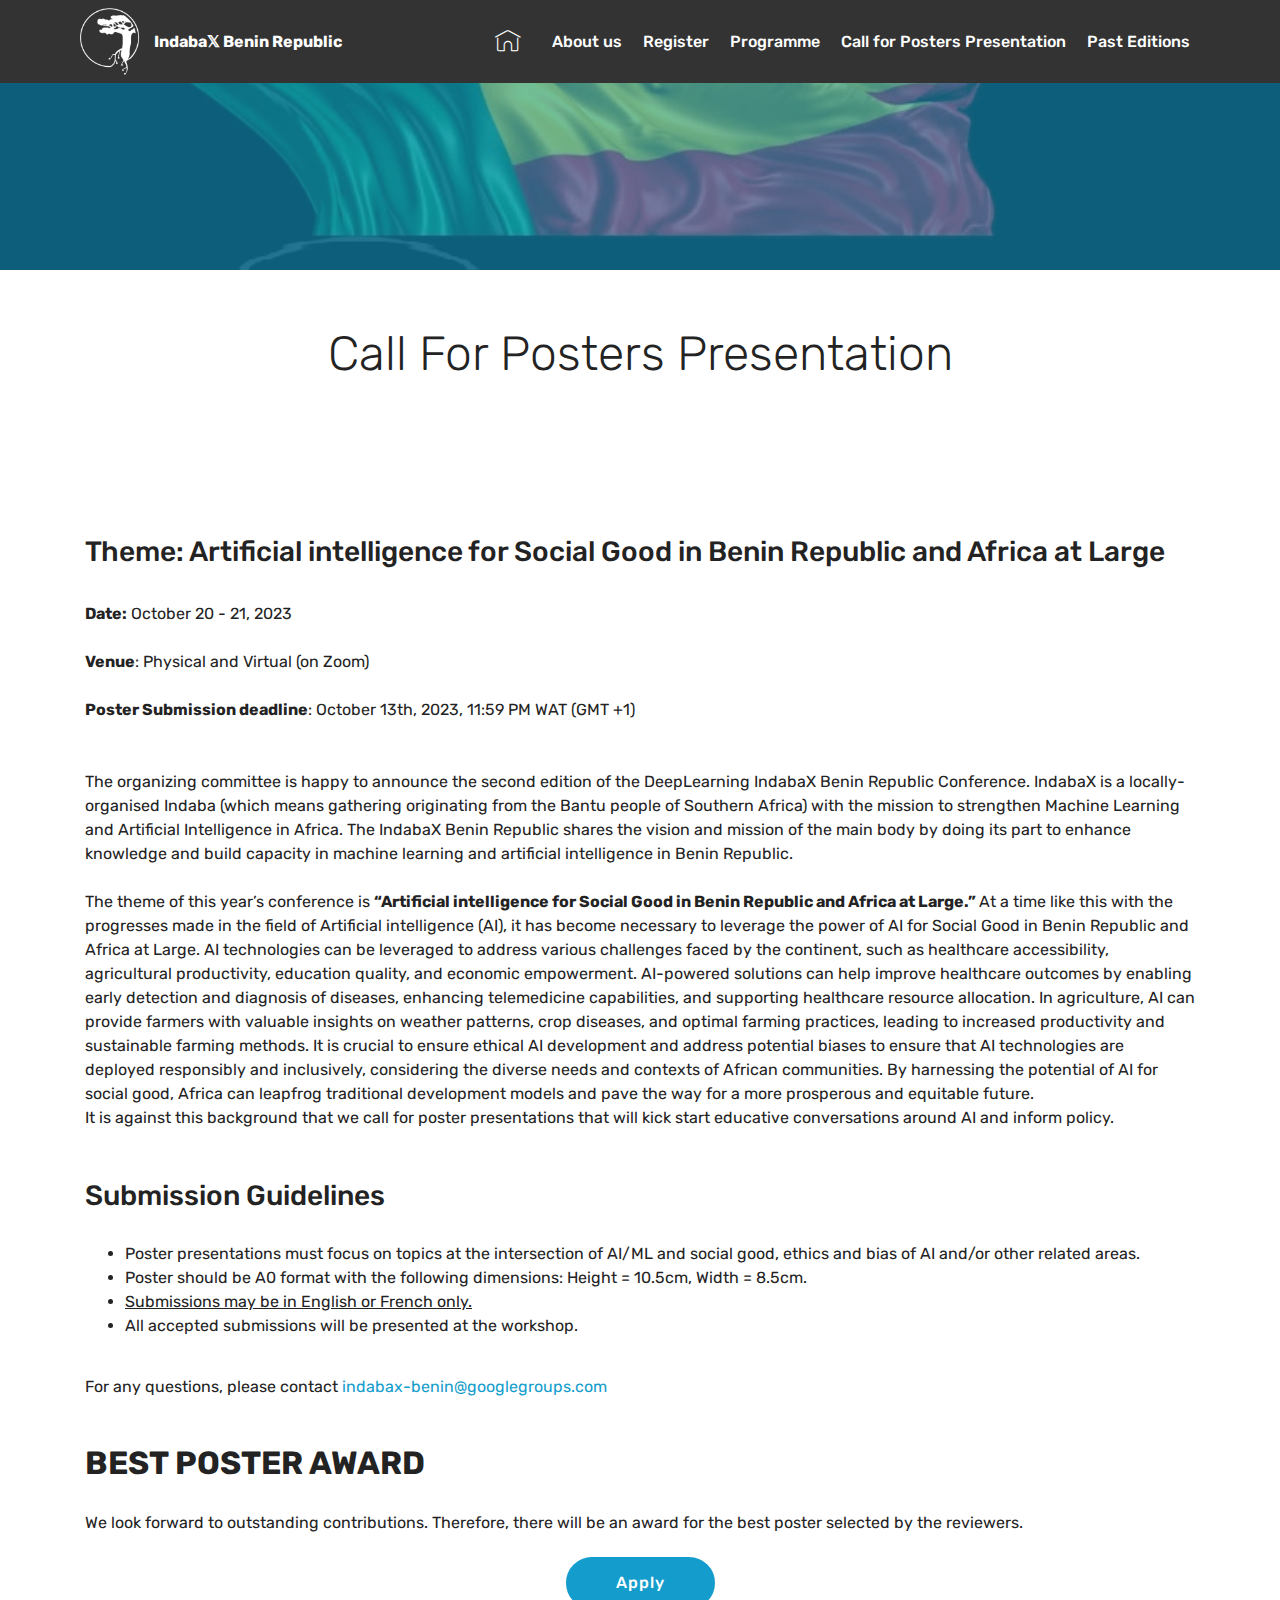
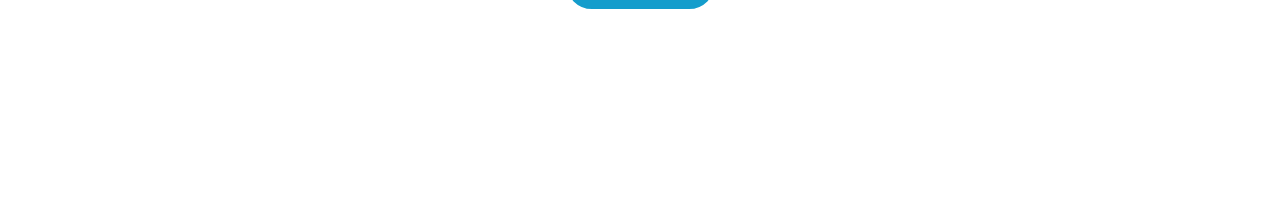
<file: call_for_posters.html>
<!DOCTYPE html>
<html  >
<head>
  <!-- Site made with Mobirise Website Builder v4.11.6, /m -->
  <meta charset="UTF-8">
  <meta http-equiv="X-UA-Compatible" content="IE=edge">
  <meta name="generator" content="Mobirise v4.11.6, mobirise.com">
  <meta name="viewport" content="width=device-width, initial-scale=1, minimum-scale=1">
  <link rel="shortcut icon" href="assets/images/indaba6-96x106.png" type="image/x-icon">
  <meta name="description" content="Web Site Maker Description">
  
  <title>Conference</title>
  <link rel="stylesheet" href="assets/web/assets/mobirise-icons/mobirise-icons.css">
  <link rel="stylesheet" href="assets/bootstrap/css/bootstrap.min.css">
  <link rel="stylesheet" href="assets/bootstrap/css/bootstrap-grid.min.css">
  <link rel="stylesheet" href="assets/bootstrap/css/bootstrap-reboot.min.css">
  <link rel="stylesheet" href="assets/socicon/css/styles.css">
  <link rel="stylesheet" href="assets/tether/tether.min.css">
  <link rel="stylesheet" href="assets/dropdown/css/style.css">
  <link rel="stylesheet" href="assets/theme/css/style.css">
  <link rel="preload" as="style" href="assets/mobirise/css/mbr-additional.css"><link rel="stylesheet" href="assets/mobirise/css/mbr-additional.css" type="text/css">
  
  
  
</head>
<body>
  <section class="menu cid-svNAyN3Z1L" once="menu" id="menu1-y">

    

    <nav class="navbar navbar-expand beta-menu navbar-dropdown align-items-center navbar-fixed-top navbar-toggleable-sm">
        <button class="navbar-toggler navbar-toggler-right" type="button" data-toggle="collapse" data-target="#navbarSupportedContent" aria-controls="navbarSupportedContent" aria-expanded="false" aria-label="Toggle navigation">
            <div class="hamburger">
                <span></span>
                <span></span>
                <span></span>
                <span></span>
            </div>
        </button>
        <div class="menu-logo">
            <div class="navbar-brand">
                <span class="navbar-logo">
                    <a href="/">
                         <img src="assets/images/indaba6-96x106.png" alt="Mobirise" title="" style="height: 4.2rem;">
                    </a>
                </span>
                <span class="navbar-caption-wrap"><a class="navbar-caption text-white display-7" href="/">Indaba𝕏 Benin Republic</a></span>
            </div>
        </div>
        <div class="collapse navbar-collapse" id="navbarSupportedContent">
            <ul class="navbar-nav nav-dropdown nav-right" data-app-modern-menu="true">
                <li class="nav-item">
                    <a class="nav-link link text-white display-4" href="/">
                        <span class="mbri-home mbr-iconfont mbr-iconfont-btn"></span></a>
                </li>
                <li class="nav-item"><a class="nav-link link text-white display-4" href="about-us.html">About us</a></li>
                <li class="nav-item">
                    <a class="nav-link link text-white display-4" href="https://forms.gle/YyAKL7DeDZwBjxE99" target="_blank">Register</a>
                </li>
                <li class="nav-item"><a class="nav-link link text-white display-4" href="schedule.html">Programme</a></li>
                <li class="nav-item"><a class="nav-link link text-white display-4" href="call_for_posters.html">Call for Posters Presentation</a></li>
                <li class="nav-item"><a class="nav-link link text-white display-4" href="past_editions.html">Past Editions</a></li>
            </ul>
            
        </div>
    </nav>
</section>

<section class="engine"><a href="https://mobirise.info/u">bootstrap website templates</a></section><section class="header1 cid-sHL4EUjrPL mbr-parallax-background" id="header1-10">

    

    <div class="mbr-overlay" style="opacity: 0.6; background-color: rgb(20, 157, 204);">
    </div>

    <div class="container">
        <div class="row justify-content-md-center">
            <div class="mbr-white col-md-10">
                
                
                
                
            </div>
        </div>
    </div>

</section>

<section class="mbr-section content4 cid-sHL4PxSE5I" id="content4-11">

    

    <div class="container">
        <div class="media-container-row">
            <div class="title col-12 col-md-8">
                <h2 class="align-center pb-3 mbr-fonts-style display-2">
                    Call For Posters Presentation</h2>
            </div>
        </div>
    </div>
</section>

<section class="mbr-section article content1 cid-sHL4QAxjVg" id="content1-12">

    <div class="container">

        <div class="card-wrapper">
                    
                    <div class="card-box">
                        <p class="mbr-text mbr-fonts-style display-7">
                            <h3>
                                Theme: Artificial intelligence for Social Good in Benin Republic and Africa at Large <br><br></h3>
                                <strong>Date:</strong> October 20 - 21, 2023  <br><br>
                               <strong> Venue</strong>: Physical and Virtual (on Zoom)<br><br>
                                <strong>Poster Submission deadline</strong>: October 13th, 2023, 11:59 PM WAT (GMT +1)

                            
                            <br><br><br>

                            The organizing committee is happy to announce the second edition of the DeepLearning IndabaX Benin Republic Conference. IndabaX is a locally-organised Indaba (which means gathering originating from the Bantu people of Southern Africa) with the mission to strengthen Machine Learning and Artificial Intelligence in Africa. The IndabaX Benin Republic shares the vision and mission of the main body by doing its part to enhance knowledge and build capacity in machine learning and artificial intelligence in Benin Republic.<br><br>

                            The theme of this year’s conference is <strong>“Artificial intelligence for Social Good in Benin Republic and Africa at Large.” </strong> At a time like this with the progresses made in the field of Artificial intelligence (AI), it has become necessary to leverage the power of AI for Social Good in Benin Republic and Africa at Large. AI technologies can be leveraged to address various challenges faced by the continent, such as healthcare accessibility, agricultural productivity, education quality, and economic empowerment. AI-powered solutions can help improve healthcare outcomes by enabling early detection and diagnosis of diseases, enhancing telemedicine capabilities, and supporting healthcare resource allocation. In agriculture, AI can provide farmers with valuable insights on weather patterns, crop diseases, and optimal farming practices, leading to increased productivity and sustainable farming methods. It is crucial to ensure ethical AI development and address potential biases to ensure that AI technologies are deployed responsibly and inclusively, considering the diverse needs and contexts of African communities. By harnessing the potential of AI for social good, Africa can leapfrog traditional development models and pave the way for a more prosperous and equitable future.<br>
                            
							It is against this background that we call for poster presentations that will kick start educative conversations around AI and inform policy. <br><br>
							
                            <h3>
                                <a name="_wml556k2mork"></a>
                                <br>
                                Submission Guidelines
                            </h3>
                            <br>
                            
<ul>   
    <li>Poster presentations must focus on topics at the intersection of AI/ML and social good, ethics and bias of AI and/or other related areas.
    <li>Poster should be A0 format with the following dimensions: Height = 10.5cm, Width = 8.5cm.</li>
    <li><u>Submissions may be in English or French only.</u></li>
    <li>All accepted submissions will be presented at the workshop.</li>
	</ul>
                            <!-- <h3>
                                <a name="_ss16ccj653q5"></a>
                                <br>
                                Submission Site
                            </h3> -->
                            <!-- <p>
                                Submission link:
                            </p> -->
                            <p>
                                <p>
                                    For any questions, please contact <a href = "mailto: indabax-benin@googlegroups.com"> indabax-benin@googlegroups.com </a>
                                </p>
                                <h2>
                                    <a name="_51ez2lanw045"></a> <br>
                                    <strong>BEST POSTER AWARD</strong>
                                </h2>
                                <br>
                                <p>
                                    We look forward to outstanding contributions. Therefore, there will be an award for the best poster selected by the reviewers.
                                </p>
    
                    </div>
                    <div class="mbr-section-btn text-center"><a href="https://forms.gle/Ugfm5HG3VWMLcQSv6" class="btn btn-primary display-4" target="_blank">
                            Apply</a></div>
                </div>
    </div>
</section>

<section once="footers" class="cid-svNPkhzhDE mbr-reveal" id="footer7-z">

    

    

    <div class="container">
        <div class="media-container-row align-center mbr-white">
            <!-- <div class="row row-links">
                <ul class="foot-menu">
                    
                    
                    
                    
                    
                <li class="foot-menu-item mbr-fonts-style display-7">
                        <a class="text-white mbr-bold" href="#" target="_blank">About us</a>
                    </li><li class="foot-menu-item mbr-fonts-style display-7">
                        <a class="text-white mbr-bold" href="#" target="_blank">Services</a>
                    </li><li class="foot-menu-item mbr-fonts-style display-7">
                        <a class="text-white mbr-bold" href="#" target="_blank">Get In Touch</a>
                    </li></ul>
            </div> -->
            <div class="row social-row">
                <div class="social-list align-right pb-2">
                    
                    
                <div class="soc-item">
					<a href="https://twitter.com/IndabaXBeninRep" target="_blank">
						<span class="mbr-iconfont mbr-iconfont-social socicon-twitter socicon"></span>
					</a>
				</div>
                <div class="soc-item">
					<a href="mailto:indabaxbenin@gmail.com">
						<span class="p-1 mbr-iconfont mbr-iconfont-social socicon-mail socicon"></span>
					</a>
                </div>
				<div class="soc-item">
					<a href="https://www.linkedin.com/indabaxbenin" target="_blank">
						<span class="mbr-iconfont mbr-iconfont-social socicon-linkedin socicon"></span>
					</a>
                </div>
				</div>
            </div>
            <div class="row row-copirayt">
                <p class="mbr-text mb-0 mbr-fonts-style mbr-white align-center display-7">
                    © Copyright 2023 Indaba𝕏 Benin Republic - All Rights Reserved
                </p>
            </div>
        </div>
    </div>
</section>


  <script src="assets/web/assets/jquery/jquery.min.js"></script>
  <script src="assets/popper/popper.min.js"></script>
  <script src="assets/bootstrap/js/bootstrap.min.js"></script>
  <script src="assets/tether/tether.min.js"></script>
  <script src="assets/dropdown/js/nav-dropdown.js"></script>
  <script src="assets/dropdown/js/navbar-dropdown.js"></script>
  <script src="assets/touchswipe/jquery.touch-swipe.min.js"></script>
  <script src="assets/parallax/jarallax.min.js"></script>
  <script src="assets/smoothscroll/smooth-scroll.js"></script>
  <script src="assets/theme/js/script.js"></script>
  
  
</body>
</html>
</file>
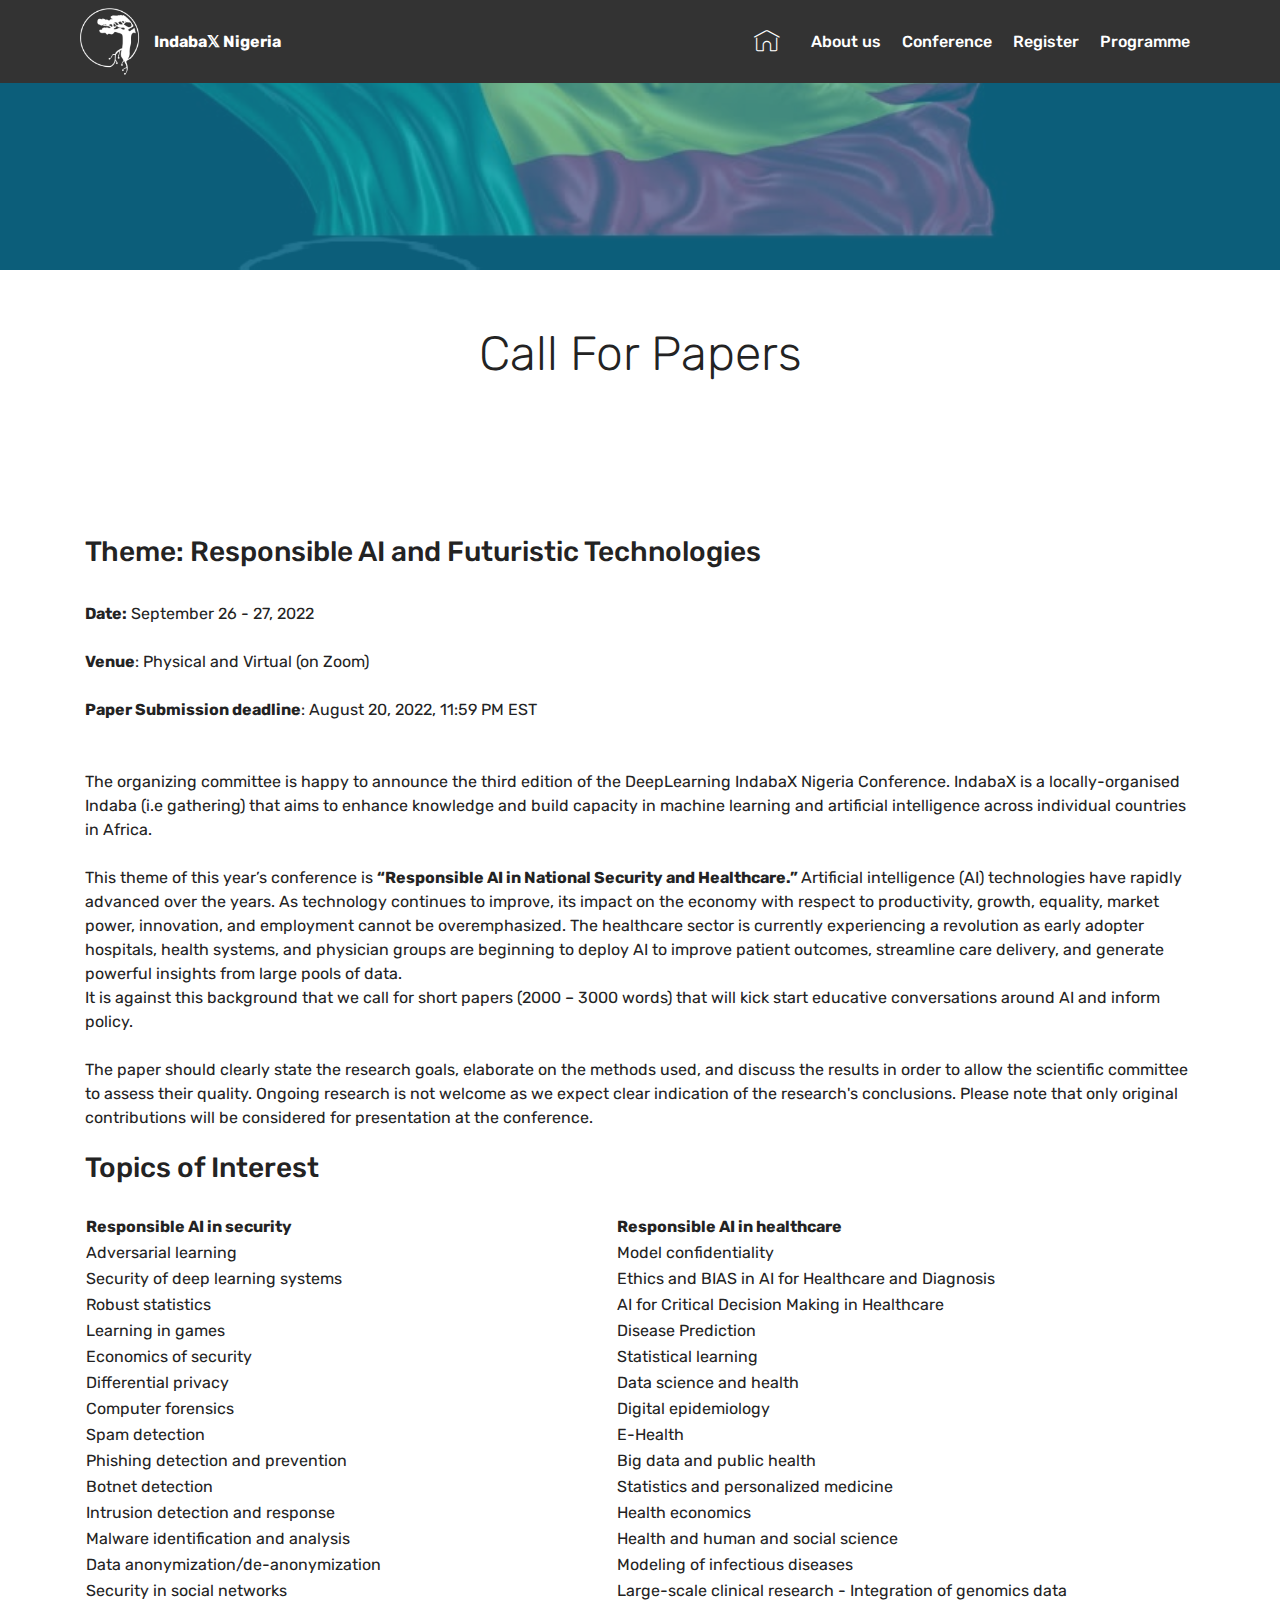
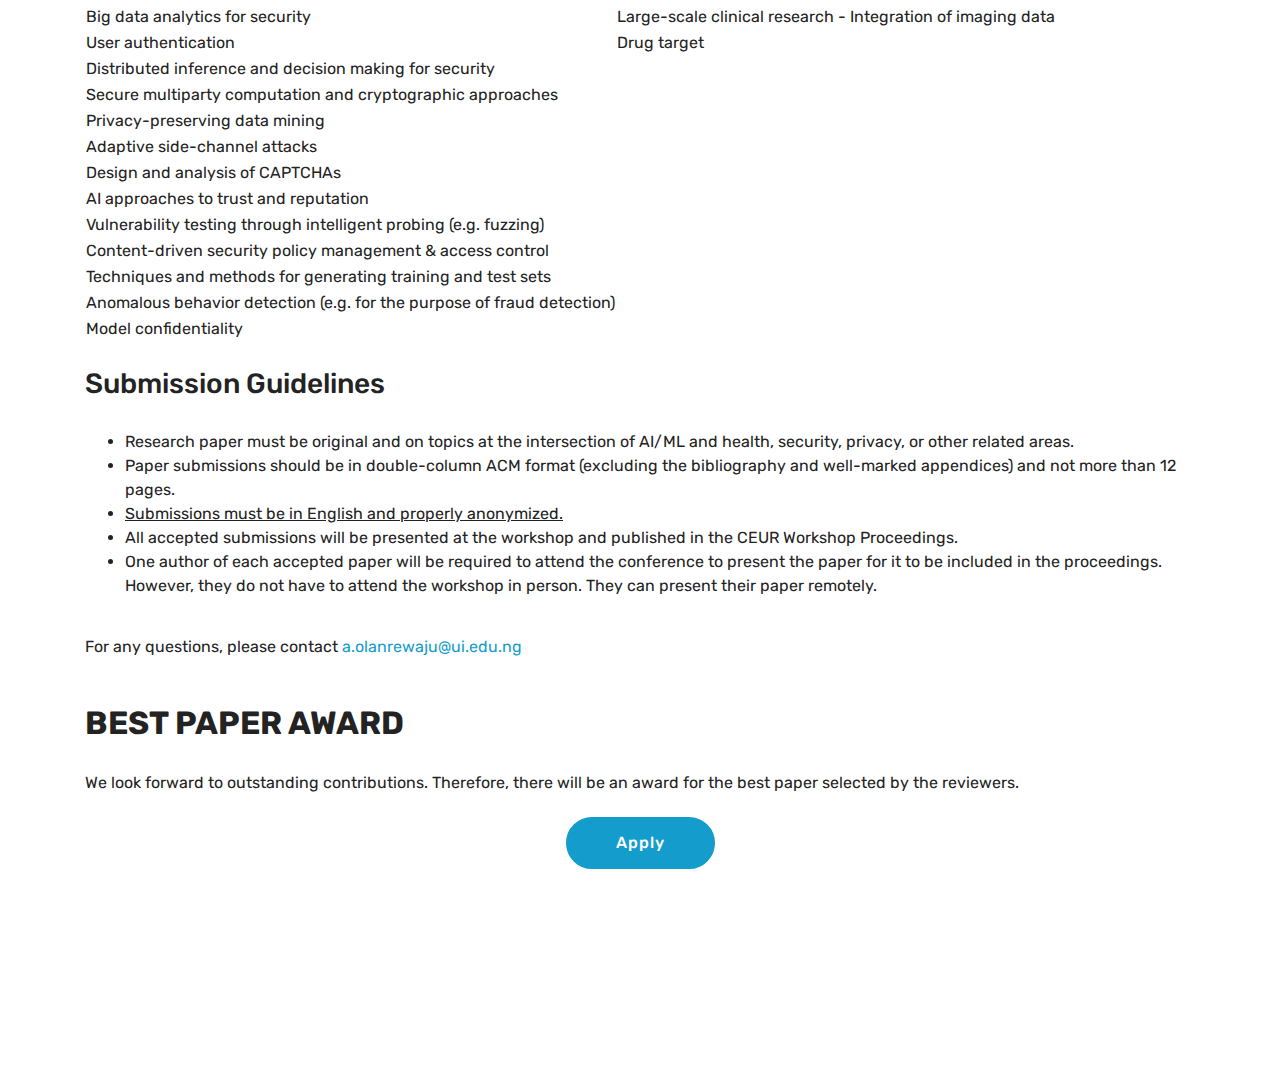
<file: conference.html>
<!DOCTYPE html>
<html  >
<head>
  <!-- Site made with Mobirise Website Builder v4.11.6, /m -->
  <meta charset="UTF-8">
  <meta http-equiv="X-UA-Compatible" content="IE=edge">
  <meta name="generator" content="Mobirise v4.11.6, mobirise.com">
  <meta name="viewport" content="width=device-width, initial-scale=1, minimum-scale=1">
  <link rel="shortcut icon" href="assets/images/indaba6-96x106.png" type="image/x-icon">
  <meta name="description" content="Web Site Maker Description">
  
  <title>Conference</title>
  <link rel="stylesheet" href="assets/web/assets/mobirise-icons/mobirise-icons.css">
  <link rel="stylesheet" href="assets/bootstrap/css/bootstrap.min.css">
  <link rel="stylesheet" href="assets/bootstrap/css/bootstrap-grid.min.css">
  <link rel="stylesheet" href="assets/bootstrap/css/bootstrap-reboot.min.css">
  <link rel="stylesheet" href="assets/socicon/css/styles.css">
  <link rel="stylesheet" href="assets/tether/tether.min.css">
  <link rel="stylesheet" href="assets/dropdown/css/style.css">
  <link rel="stylesheet" href="assets/theme/css/style.css">
  <link rel="preload" as="style" href="assets/mobirise/css/mbr-additional.css"><link rel="stylesheet" href="assets/mobirise/css/mbr-additional.css" type="text/css">
  
  
  
</head>
<body>
  <section class="menu cid-svNAyN3Z1L" once="menu" id="menu1-y">

    

    <nav class="navbar navbar-expand beta-menu navbar-dropdown align-items-center navbar-fixed-top navbar-toggleable-sm">
        <button class="navbar-toggler navbar-toggler-right" type="button" data-toggle="collapse" data-target="#navbarSupportedContent" aria-controls="navbarSupportedContent" aria-expanded="false" aria-label="Toggle navigation">
            <div class="hamburger">
                <span></span>
                <span></span>
                <span></span>
                <span></span>
            </div>
        </button>
        <div class="menu-logo">
            <div class="navbar-brand">
                <span class="navbar-logo">
                    <a href="/">
                         <img src="assets/images/indaba6-96x106.png" alt="Mobirise" title="" style="height: 4.2rem;">
                    </a>
                </span>
                <span class="navbar-caption-wrap"><a class="navbar-caption text-white display-7" href="/">Indaba𝕏 Nigeria</a></span>
            </div>
        </div>
        <div class="collapse navbar-collapse" id="navbarSupportedContent">
            <ul class="navbar-nav nav-dropdown nav-right" data-app-modern-menu="true">
                <li class="nav-item">
                    <a class="nav-link link text-white display-4" href="/">
                        <span class="mbri-home mbr-iconfont mbr-iconfont-btn"></span></a>
                </li>
                <li class="nav-item"><a class="nav-link link text-white display-4" href="about-us.html">About us</a></li>
                <li class="nav-item"><a class="nav-link link text-white display-4" href="conference.html">Conference</a></li>
                <li class="nav-item">
                    <a class="nav-link link text-white display-4" href="https://docs.google.com/forms/d/e/1FAIpQLSfw7I72dYrc33rQh-ZZKTPj22bey9f8-HQUmSuDMCtxEsMfNw/viewform" target="_blank">Register</a>
                </li>
                <li class="nav-item"><a class="nav-link link text-white display-4" href="schedule.html">Programme</a></li>
            </ul>
            
        </div>
    </nav>
</section>

<section class="engine"><a href="https://mobirise.info/u">bootstrap website templates</a></section><section class="header1 cid-sHL4EUjrPL mbr-parallax-background" id="header1-10">

    

    <div class="mbr-overlay" style="opacity: 0.6; background-color: rgb(20, 157, 204);">
    </div>

    <div class="container">
        <div class="row justify-content-md-center">
            <div class="mbr-white col-md-10">
                
                
                
                
            </div>
        </div>
    </div>

</section>

<section class="mbr-section content4 cid-sHL4PxSE5I" id="content4-11">

    

    <div class="container">
        <div class="media-container-row">
            <div class="title col-12 col-md-8">
                <h2 class="align-center pb-3 mbr-fonts-style display-2">
                    Call For Papers</h2>
            </div>
        </div>
    </div>
</section>

<section class="mbr-section article content1 cid-sHL4QAxjVg" id="content1-12">

    <div class="container">

        <div class="card-wrapper">
                    
                    <div class="card-box">
                        <p class="mbr-text mbr-fonts-style display-7">
                            <h3>
                                Theme: Responsible AI and Futuristic Technologies<br><br></h3>
                                <strong>Date:</strong> September 26 - 27, 2022  <br><br>
                               <strong> Venue</strong>: Physical and Virtual (on Zoom)<br><br>
                                <strong>Paper Submission deadline</strong>: August 20, 2022, 11:59 PM EST

                            
                            <br><br><br>

                            The organizing committee is happy to announce the third edition of the DeepLearning IndabaX Nigeria Conference. IndabaX is a locally-organised Indaba (i.e gathering) that aims to enhance knowledge and build capacity in machine learning and artificial intelligence across individual countries in Africa. <br><br>

                            This theme of this year’s conference is <strong>“Responsible AI in National Security and Healthcare.” </strong> Artificial intelligence (AI) technologies have rapidly advanced over the years. As technology continues to improve, its impact on the economy with respect to productivity, growth, equality, market power, innovation, and employment cannot be overemphasized. The healthcare sector is currently experiencing a revolution as early adopter hospitals, health systems, and physician groups are beginning to deploy AI to improve patient outcomes, streamline care delivery, and generate powerful insights from large pools of data. <br>
                            It is against this background that we call for short papers (2000 – 3000 words) that will kick start educative conversations around AI and inform policy. <br><br>
                            The paper should clearly state the research goals, elaborate on the methods used, and discuss the results in order to allow the scientific committee to assess their quality.  Ongoing research is not welcome as we expect clear indication of the research's conclusions. Please note that only original contributions will be considered for presentation at the conference. <br><br>
                            <h3>
                                Topics of Interest
                            </h3>
                            <br>
                            
                            
    <div>
        <table>
            <tr>
                <th>Responsible AI in security</th>
                <th>Responsible AI in healthcare</th>
            </tr>
            <tr>
                <td>Adversarial learning</td>
                <td>Model confidentiality</td> 
            </tr>
            <tr>
                <td>Security of deep learning systems</td>
                <td>Ethics and BIAS in AI for Healthcare and Diagnosis</td>
            </tr>
            <tr>
                <td>Robust statistics</td>
                <td>AI for Critical Decision Making in Healthcare</td>
            </tr>
            <tr>
                <td>Learning in games</td>
                <td>Disease Prediction</td>
             </tr>
    
        <tr><td>Economics of security</td>
            <td>Statistical learning</td> </tr>
    
        <tr> <td>Differential privacy</td>
            <td>Data science and health</td> </tr>
    
       <tr> <td>Computer forensics</td>
        <td>Digital epidemiology</td>
        </tr>
    
        <tr><td>Spam detection</td>
            <td>E-Health</td></tr>
    
        <tr><td>Phishing detection and prevention</td>
            <td>Big data and public health</td></tr>
    
        <tr><td>Botnet detection</td>
            <td>Statistics and personalized medicine</td></tr>
    
        <tr><td>Intrusion detection and response</td>
            <td>Health economics</td></tr>
            
        <tr><td>Malware identification and analysis</td>
            <td>Health and human and social science</td></tr>
    
        <tr><td>Data anonymization/de-anonymization</td>
            <td>Modeling of infectious diseases</td></tr>
        <tr><td>Security in social networks</td>
            <td>Large-scale clinical research - Integration of genomics data</td></tr>
        <tr><td>Big data analytics for security</td>
            <td>Large-scale clinical research - Integration of imaging data</td></tr>
        <tr><td>User authentication</td>
            <td>Drug target</td></tr>
        <tr><td>Distributed inference and decision making for security</td>
            <td></td>
              </tr>
        <tr><td>Secure multiparty computation and cryptographic approaches</td>
            <td></td></tr>
        <tr><td>Privacy-preserving data mining</td>
            <td></td></tr>
        <tr><td> Adaptive side-channel attacks</td>
            <td></td></tr>
        <tr><td>Design and analysis of CAPTCHAs</td>
            <td></td></tr>
        <tr><td>AI approaches to trust and reputation</td>
            <td></td></tr>
        <tr><td>Vulnerability testing through intelligent probing (e.g. fuzzing)</td>
            <td></td></tr>
        <tr><td>Content-driven security policy management &amp; access control</td>
            <td></td></tr>
        <tr><td>Techniques and methods for generating training and test sets</td>
            <td></td></tr>
        <tr><td>Anomalous behavior detection (e.g. for the purpose of fraud detection)</td>
            <td></td></tr>
        <tr><td>Model confidentiality</td>
            <td></td></tr>      
    </table>
    </div>        <h3>
                                <a name="_wml556k2mork"></a>
                                <br>
                                Submission Guidelines
                            </h3>
                            <br>
                            
<ul>   
    <li>Research paper must be original and on topics at the intersection of AI/ML and health, security, privacy, or other related areas.
    <li>Paper submissions should be in double-column ACM format (excluding the bibliography and well-marked appendices) and not more than 12 pages.</li>
    <li><u>Submissions must be in English and properly anonymized.</u></li>
    <li>All accepted submissions will be presented at the workshop and published in the CEUR Workshop Proceedings.</li>
    <li>One author of each accepted paper will be required to attend the conference to present the paper for it to be included in the proceedings. However, they do not have to attend the workshop in person. They can present their paper remotely.</li>
    </ul>
                            <!-- <h3>
                                <a name="_ss16ccj653q5"></a>
                                <br>
                                Submission Site
                            </h3> -->
                            <!-- <p>
                                Submission link:
                            </p> -->
                            <p>
                                <p>
                                    For any questions, please contact <a href = "mailto: a.olanrewaju@ui.edu.ng">a.olanrewaju@ui.edu.ng</a>
                                </p>
                                <h2>
                                    <a name="_51ez2lanw045"></a> <br>
                                    <strong>BEST PAPER AWARD</strong>
                                </h2>
                                <br>
                                <p>
                                    We look forward to outstanding contributions. Therefore, there will be an award for the best paper selected by the reviewers.
                                </p>
    
                    </div>
                    <div class="mbr-section-btn text-center"><a href="https://easychair.org/conferences/?conf=indabaxng2022" class="btn btn-primary display-4" target="_blank">
                            Apply</a></div>
                </div>
    </div>
</section>

<section once="footers" class="cid-svNPkhzhDE mbr-reveal" id="footer7-z">

    

    

    <div class="container">
        <div class="media-container-row align-center mbr-white">
            <!-- <div class="row row-links">
                <ul class="foot-menu">
                    
                    
                    
                    
                    
                <li class="foot-menu-item mbr-fonts-style display-7">
                        <a class="text-white mbr-bold" href="#" target="_blank">About us</a>
                    </li><li class="foot-menu-item mbr-fonts-style display-7">
                        <a class="text-white mbr-bold" href="#" target="_blank">Services</a>
                    </li><li class="foot-menu-item mbr-fonts-style display-7">
                        <a class="text-white mbr-bold" href="#" target="_blank">Get In Touch</a>
                    </li></ul>
            </div> -->
            <div class="row social-row">
                <div class="social-list align-right pb-2">
                    
                    
                    
                    
                    
                    
                <div class="soc-item">
                        <a href="https://twitter.com/indabaxnigeria" target="_blank">
                            <span class="mbr-iconfont mbr-iconfont-social socicon-twitter socicon"></span>
                        </a>
                    </div><div class="soc-item">
                        <a href="https://www.facebook.com/indabaxnigeria" target="_blank">
                            <span class="mbr-iconfont mbr-iconfont-social socicon-facebook socicon"></span>
                        </a>
                    </div><div class="soc-item">
                        <a href="https://www.linkedin.com/indabaxnigeria" target="_blank">
                            <span class="mbr-iconfont mbr-iconfont-social socicon-linkedin socicon"></span>
                        </a>
                    </div></div>
            </div>
            <div class="row row-copirayt">
                <p class="mbr-text mb-0 mbr-fonts-style mbr-white align-center display-7">
                    © Copyright 2022 Indaba𝕏 Nigeria - All Rights Reserved
                </p>
            </div>
        </div>
    </div>
</section>


  <script src="assets/web/assets/jquery/jquery.min.js"></script>
  <script src="assets/popper/popper.min.js"></script>
  <script src="assets/bootstrap/js/bootstrap.min.js"></script>
  <script src="assets/tether/tether.min.js"></script>
  <script src="assets/dropdown/js/nav-dropdown.js"></script>
  <script src="assets/dropdown/js/navbar-dropdown.js"></script>
  <script src="assets/touchswipe/jquery.touch-swipe.min.js"></script>
  <script src="assets/parallax/jarallax.min.js"></script>
  <script src="assets/smoothscroll/smooth-scroll.js"></script>
  <script src="assets/theme/js/script.js"></script>
  
  
</body>
</html>
</file>
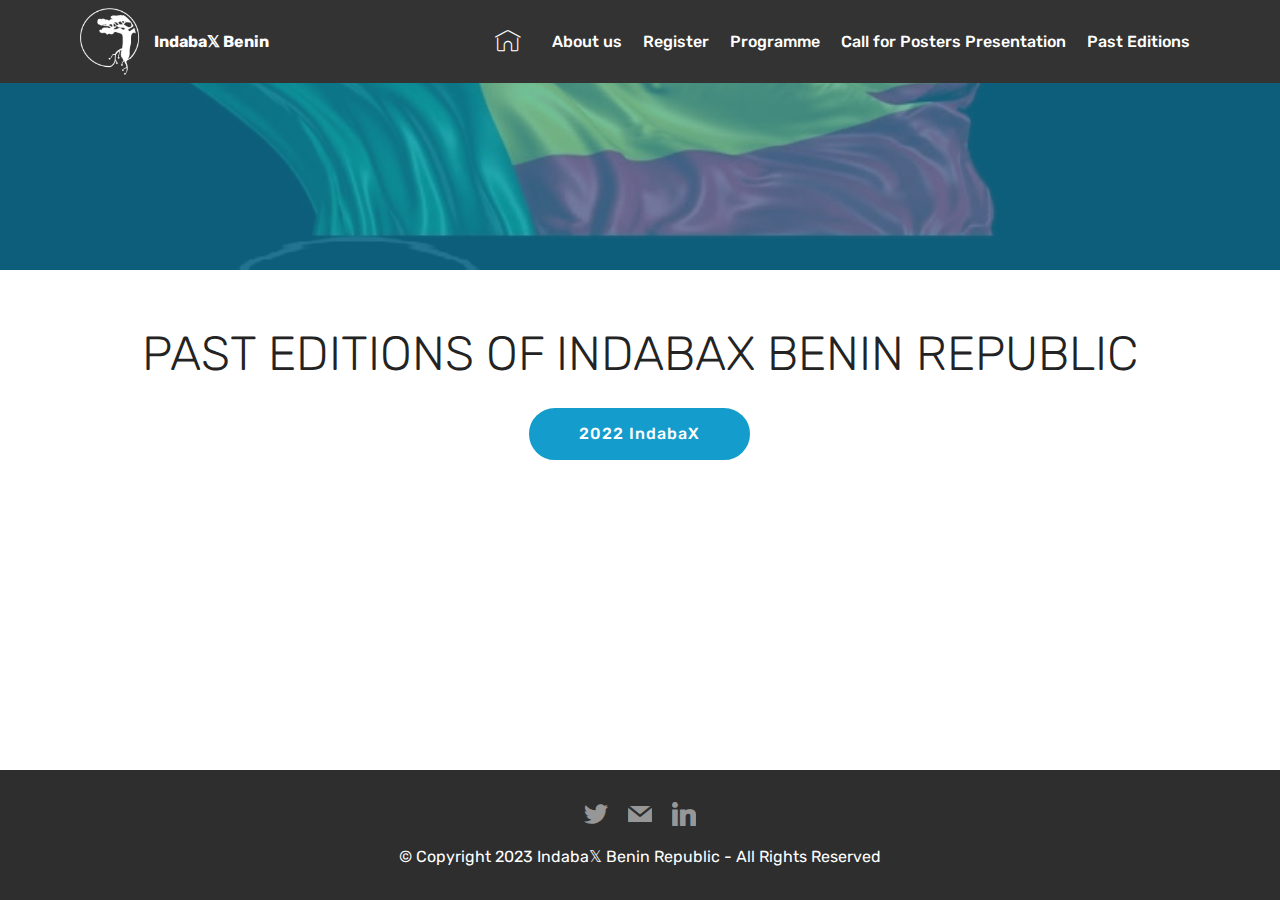
<file: past_editions.html>
<!DOCTYPE html>
<html>

<head>
    <!-- Site made with Mobirise Website Builder v4.11.6, /m -->
    <meta charset="UTF-8">
    <meta http-equiv="X-UA-Compatible" content="IE=edge">
    <meta name="generator" content="Mobirise v4.11.6, mobirise.com">
    <meta name="viewport" content="width=device-width, initial-scale=1, minimum-scale=1">
    <link rel="shortcut icon" href="assets/images/indaba6-96x106.png" type="image/x-icon">
    <meta name="description" content="Web Site Maker Description">

    <title>About us</title>
    <link rel="stylesheet" href="assets/web/assets/mobirise-icons/mobirise-icons.css">
    <link rel="stylesheet" href="assets/bootstrap/css/bootstrap.min.css">
    <link rel="stylesheet" href="assets/bootstrap/css/bootstrap-grid.min.css">
    <link rel="stylesheet" href="assets/bootstrap/css/bootstrap-reboot.min.css">
    <link rel="stylesheet" href="assets/socicon/css/styles.css">
    <link rel="stylesheet" href="assets/tether/tether.min.css">
    <link rel="stylesheet" href="assets/dropdown/css/style.css">
    <link rel="stylesheet" href="assets/theme/css/style.css">
    <link rel="preload" as="style" href="assets/mobirise/css/mbr-additional.css">
    <link rel="stylesheet" href="assets/mobirise/css/mbr-additional.css" type="text/css">



</head>

<body>
    <section class="menu cid-svNAyN3Z1L" once="menu" id="menu1-y">



        <nav
            class="navbar navbar-expand beta-menu navbar-dropdown align-items-center navbar-fixed-top navbar-toggleable-sm">
            <button class="navbar-toggler navbar-toggler-right" type="button" data-toggle="collapse"
                data-target="#navbarSupportedContent" aria-controls="navbarSupportedContent" aria-expanded="false"
                aria-label="Toggle navigation">
                <div class="hamburger">
                    <span></span>
                    <span></span>
                    <span></span>
                    <span></span>
                </div>
            </button>
            <div class="menu-logo">
                <div class="navbar-brand">
                    <span class="navbar-logo">
                        <a href="/">
                            <img src="assets/images/indaba6-96x106.png" alt="Mobirise" title="" style="height: 4.2rem;">
                        </a>
                    </span>
                    <span class="navbar-caption-wrap"><a class="navbar-caption text-white display-7" href="/">Indaba𝕏
                            Benin </a></span>
                </div>
            </div>
            <div class="collapse navbar-collapse" id="navbarSupportedContent">
                <ul class="navbar-nav nav-dropdown nav-right" data-app-modern-menu="true">
                    <li class="nav-item">
                        <a class="nav-link link text-white display-4" href="/">
                            <span class="mbri-home mbr-iconfont mbr-iconfont-btn"></span></a>
                    </li>
                    <li class="nav-item"> <a class="nav-link link text-white display-4" href="about-us.html">About us</a> </li>
                    <li class="nav-item">
						<a class="nav-link link text-white display-4" href="https://forms.gle/YyAKL7DeDZwBjxE99" target="_blank">Register</a>
					</li>
                    <li class="nav-item"><a class="nav-link link text-white display-4" href="schedule.html">Programme</a></li>
                <li class="nav-item"><a class="nav-link link text-white display-4" href="call_for_posters.html">Call for Posters Presentation</a></li>
                    <li class="nav-item"><a class="nav-link link text-white display-4" href="past_editions.html">Past Editions</a></li>
                </ul>

            </div>
        </nav>
    </section>

    <section class="engine"><a href="https://mobirise.info/u">bootstrap website templates</a></section>
    <section class="header1 cid-sHL4EUjrPL mbr-parallax-background" id="header1-10">



        <div class="mbr-overlay" style="opacity: 0.6; background-color: rgb(20, 157, 204);">
        </div>

        <div class="container">
            <div class="row justify-content-md-center">
                <div class="mbr-white col-md-10">




                </div>
            </div>
        </div>

    </section>

    <section class="mbr-section content4 cid-sHL4PxSE5I" id="content4-11">
        <div class="container">
            <div class="media-container-row">
                <div class="title col-12 col-md-12">
                    <h2 class="align-center pb-3 mbr-fonts-style display-2">
                        PAST EDITIONS OF INDABAX BENIN REPUBLIC</h2>
                </div>
            </div>
        </div>
        <center>
            <div class="col-12 col-md-8">
                <div class="mbr-section-btn align-center">
                    <a class="btn btn-primary display-4" target="_blank" href="2022/index.html">2022 IndabaX</a>
                </div>
            </div>
        </center>
    </section>

    <section once="footers" class="cid-svNPkhzhDE mbr-reveal" id="footer7-z">





        <div class="container">
            <div class="media-container-row align-center mbr-white">
                <!-- <div class="row row-links">
                <ul class="foot-menu">
                    
                    
                    
                    
                    
                <li class="foot-menu-item mbr-fonts-style display-7">
                        <a class="text-white mbr-bold" href="#" target="_blank">About us</a>
                    </li><li class="foot-menu-item mbr-fonts-style display-7">
                        <a class="text-white mbr-bold" href="#" target="_blank">Services</a>
                    </li><li class="foot-menu-item mbr-fonts-style display-7">
                        <a class="text-white mbr-bold" href="#" target="_blank">Get In Touch</a>
                    </li></ul>
            </div> -->
                <div class="row social-row">
                <div class="social-list align-right pb-2">
                    
                    
                <div class="soc-item">
					<a href="https://twitter.com/IndabaXBeninRep" target="_blank">
						<span class="mbr-iconfont mbr-iconfont-social socicon-twitter socicon"></span>
					</a>
				</div>
                <div class="soc-item">
					<a href="mailto:indabaxbenin@gmail.com">
						<span class="p-1 mbr-iconfont mbr-iconfont-social socicon-mail socicon"></span>
					</a>
                </div>
				<div class="soc-item">
					<a href="https://www.linkedin.com/indabaxbenin" target="_blank">
						<span class="mbr-iconfont mbr-iconfont-social socicon-linkedin socicon"></span>
					</a>
                </div>
				</div>
            </div>
                <div class="row row-copirayt">
                    <p class="mbr-text mb-0 mbr-fonts-style mbr-white align-center display-7">
                        © Copyright 2023 Indaba𝕏 Benin Republic - All Rights Reserved
                    </p>
                </div>
            </div>
        </div>
    </section>


    <script src="assets/web/assets/jquery/jquery.min.js"></script>
    <script src="assets/popper/popper.min.js"></script>
    <script src="assets/bootstrap/js/bootstrap.min.js"></script>
    <script src="assets/tether/tether.min.js"></script>
    <script src="assets/dropdown/js/nav-dropdown.js"></script>
    <script src="assets/dropdown/js/navbar-dropdown.js"></script>
    <script src="assets/touchswipe/jquery.touch-swipe.min.js"></script>
    <script src="assets/parallax/jarallax.min.js"></script>
    <script src="assets/smoothscroll/smooth-scroll.js"></script>
    <script src="assets/theme/js/script.js"></script>


</body>

</html>
</file>
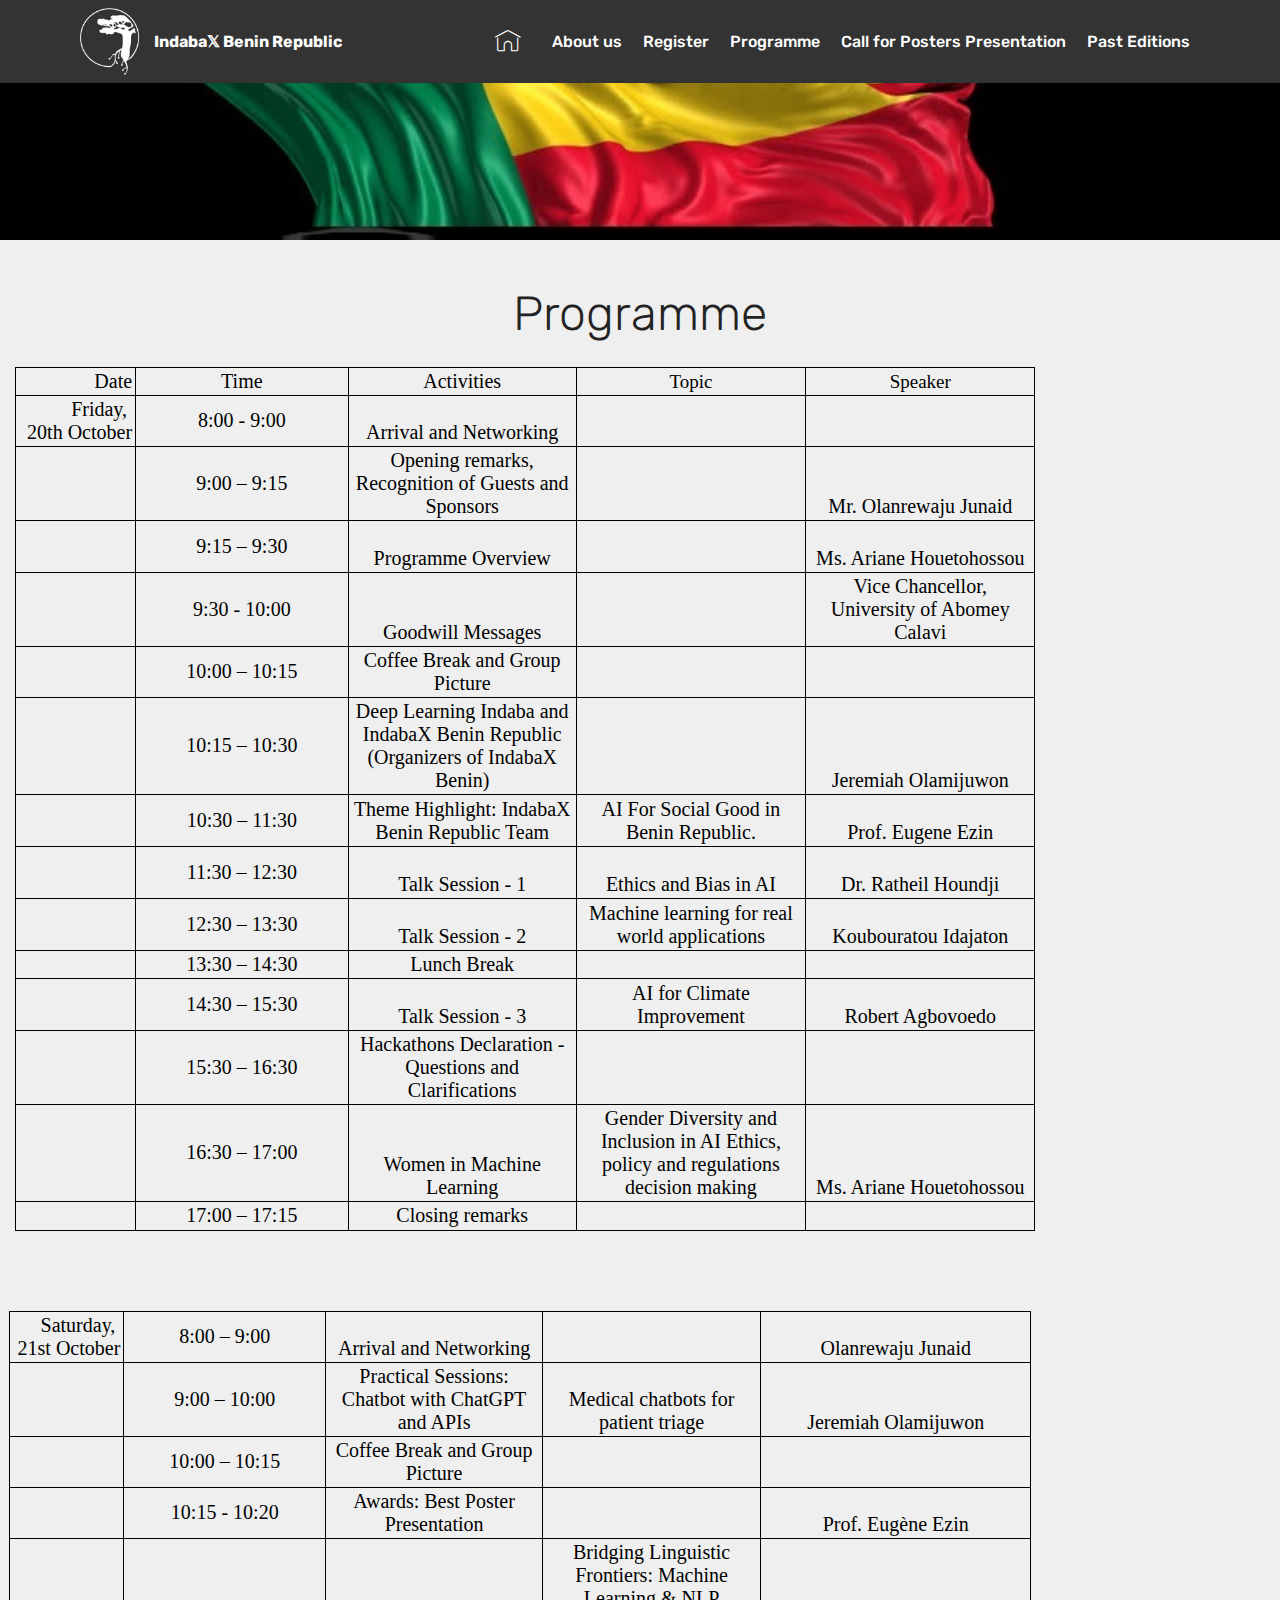
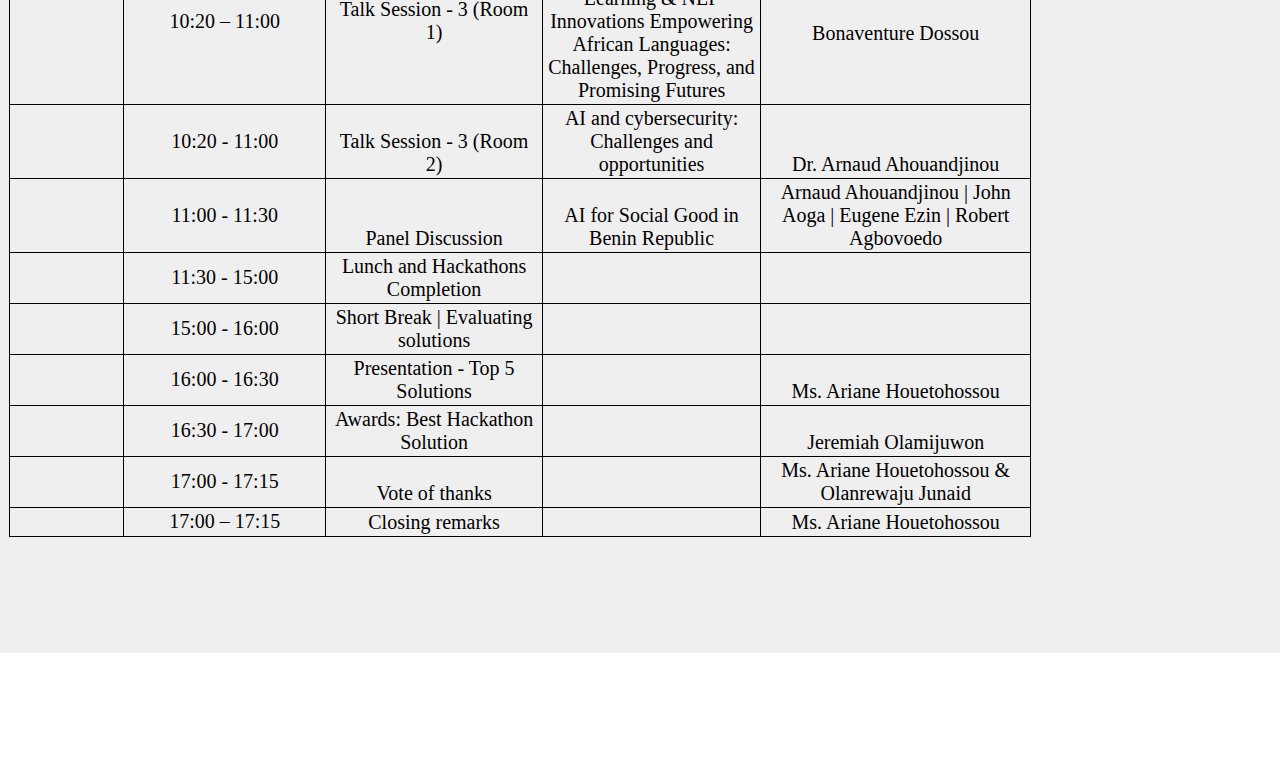
<file: schedule.html>
<!DOCTYPE html>
<html  >
<head>
  <!-- Site made with Mobirise Website Builder v4.11.6, /m -->
  <meta charset="UTF-8">
  <meta http-equiv="X-UA-Compatible" content="IE=edge">
  <meta name="generator" content="Mobirise v4.11.6, mobirise.com">
  <meta name="viewport" content="width=device-width, initial-scale=1, minimum-scale=1">
  <link rel="shortcut icon" href="assets/images/indaba6-96x106.png" type="image/x-icon">
  <meta name="description" content="Keynote Speakers,
Poster Presentations,
Hackathons
">
  
  <title>Conference Schedule</title>
  <link rel="stylesheet" href="assets/web/assets/mobirise-icons/mobirise-icons.css">
  <link rel="stylesheet" href="assets/bootstrap/css/bootstrap.min.css">
  <link rel="stylesheet" href="assets/bootstrap/css/bootstrap-grid.min.css">
  <link rel="stylesheet" href="assets/bootstrap/css/bootstrap-reboot.min.css">
  <link rel="stylesheet" href="assets/socicon/css/styles.css">
  <link rel="stylesheet" href="assets/tether/tether.min.css">
  <link rel="stylesheet" href="assets/dropdown/css/style.css">
  <link rel="stylesheet" href="assets/theme/css/style.css">
  <link rel="preload" as="style" href="assets/mobirise/css/mbr-additional.css"><link rel="stylesheet" href="assets/mobirise/css/mbr-additional.css" type="text/css">
  
  
  
</head>
<body>
  <section class="menu cid-svNAyN3Z1L" once="menu" id="menu1-u">
    <nav class="navbar navbar-expand beta-menu navbar-dropdown align-items-center navbar-fixed-top navbar-toggleable-sm">
        <button class="navbar-toggler navbar-toggler-right" type="button" data-toggle="collapse" data-target="#navbarSupportedContent" aria-controls="navbarSupportedContent" aria-expanded="false" aria-label="Toggle navigation">
            <div class="hamburger">
                <span></span>
                <span></span>
                <span></span>
                <span></span>
            </div>
        </button>
        <div class="menu-logo">
            <div class="navbar-brand">
                <span class="navbar-logo">
                    <a href="/">
                         <img src="assets/images/indaba6-96x106.png" alt="Mobirise" title="" style="height: 4.2rem;">
                    </a>
                </span>
                <span class="navbar-caption-wrap"><a class="navbar-caption text-white display-7" href="/">Indaba𝕏 Benin Republic</a></span>
            </div>
        </div>
        <div class="collapse navbar-collapse" id="navbarSupportedContent">
            <ul class="navbar-nav nav-dropdown nav-right" data-app-modern-menu="true">
                <li class="nav-item">
                    <a class="nav-link link text-white display-4" href="/">
                        <span class="mbri-home mbr-iconfont mbr-iconfont-btn"></span></a>
                </li>
                <li class="nav-item"><a class="nav-link link text-white display-4" href="about-us.html">About us</a></li>
                <!-- li class="nav-item"><a class="nav-link link text-white display-4" href="conference.html">Conference</a></li-->
                <li class="nav-item">
                    <a class="nav-link link text-white display-4" href="https://forms.gle/YyAKL7DeDZwBjxE99" target="_blank">Register</a>
                </li>
                <li class="nav-item"><a class="nav-link link text-white display-4" href="schedule.html">Programme</a></li>
                <li class="nav-item"><a class="nav-link link text-white display-4" href="call_for_posters.html">Call for Posters Presentation</a></li>
                <li class="nav-item"><a class="nav-link link text-white display-4" href="past_editions.html">Past Editions</a></li>
            </ul>
            
        </div>
    </nav>

    

</section>

<section class="engine"><a href="https://mobirise.info/d">website maker</a></section><section class="mbr-section content5 cid-sFpe0wxjj0 mbr-parallax-background" id="content5-x">

    

    

    <div class="container">
        <div class="media-container-row">
            <div class="title col-12 col-md-8">
                
                
                
                
            </div>
        </div>
    </div>
</section>

<section class="timeline1 cid-sFpdUOtMsk" id="timeline1-w">

    

    

    <div class="container align-center">
        <h2 class="mbr-section-title pb-3 mbr-fonts-style display-2">
            Programme</h2>
        

        <div class="container timelines-container" mbri-timelines="">
            <!--1-->
            <!-- <div class="row timeline-element reverse separline">
                 <div class="timeline-date-panel col-xs-12 col-md-6  align-left">         
                    <div class="time-line-date-content">
                        <p class="mbr-timeline-date mbr-fonts-style display-5">
                            26 Sept 2022</p>
                    </div>
                </div>
           <span class="iconBackground"></span>
            <div class="col-xs-12 col-md-6 align-right">
                <div class="timeline-text-content">
                    <h4 class="mbr-timeline-title pb-3 mbr-fonts-style display-5">
                        Distingushed Lectures</h4>
                    <p class="mbr-timeline-text mbr-fonts-style display-7"></p>
                 </div>
            </div>
            </div> -->
            <!--2-->
            <!-- <div class="row timeline-element  separline">
                <div class="timeline-date-panel col-xs-12 col-md-6 align-right">
                    <div class="time-line-date-content">
                        <p class="mbr-timeline-date mbr-fonts-style display-5">
                            20 - 25 Sept 2022</p>
                    </div>
                </div>
                <span class="iconBackground"></span>
                <div class="col-xs-12 col-md-6 align-left ">
                    <div class="timeline-text-content">
                        <h4 class="mbr-timeline-title pb-3 mbr-fonts-style display-5">
                            Hackathon</h4>
                        <p class="mbr-timeline-text mbr-fonts-style display-7"></p>
                    </div>
                </div>
            </div> -->
            <!--3-->
            <!-- <div class="row timeline-element reverse">
                <div class="timeline-date-panel col-xs-12 col-md-6  align-left">
                    <div class="time-line-date-content">
                        <p class="mbr-timeline-date mbr-fonts-style display-5">27 Sept 2022</p>
                    </div>
                </div>
                <span class="iconBackground"></span>
                <div class="col-xs-12 col-md-6 align-right">
                    <div class="timeline-text-content">
                        <h4 class="mbr-timeline-title pb-3 mbr-fonts-style display-5">Conference Paper Presentation</h4>      
                        <p class="mbr-timeline-text mbr-fonts-style display-7"></p><p></p><p></p>
                    </div>
                </div>
            </div> -->
            <!--4-->
            
            <!--5-->
            
            <!--6-->
            
            <!--7-->
            
            <!--8-->
            
            <!--9-->
            
            <!--10-->
            
            <!--11-->
            
            <!--12-->

            <table style="width:765.0pt;margin-left:-63.4pt;border-collapse:collapse;border:none;">
                <tbody>
                    <tr>
                        <td style="width: 85.5pt;border: 1pt solid black;padding: 1.5pt 2.25pt;height: 15.75pt;vertical-align: bottom;">
                            <p style='margin-top:0in;margin-right:0in;margin-bottom:.0001pt;margin-left:0in;line-height:normal;font-size:15px;font-family:"Calibri",sans-serif;text-align:right;'><span style='font-size:20px;font-family:"Times New Roman",serif;color:black;'>Date</span></p>
                        </td>
                        <td style="width:151.95pt;border:solid black 1.0pt;border-left:  none;padding:1.5pt 2.25pt 1.5pt 2.25pt;height:15.75pt;">
                            <p style='margin-top:0in;margin-right:0in;margin-bottom:.0001pt;margin-left:0in;line-height:  normal;font-size:15px;font-family:"Calibri",sans-serif;'><span style='font-size:20px;font-family:"Times New Roman",serif;color:black;'>Time</span></p>
                        </td>
                        <td style="width: 163.05pt;border-top: 1pt solid black;border-right: 1pt solid black;border-bottom: 1pt solid black;border-image: initial;border-left: none;padding: 1.5pt 2.25pt;height: 15.75pt;vertical-align: bottom;">
                            <p style='margin-top:0in;margin-right:0in;margin-bottom:.0001pt;margin-left:0in;line-height:  normal;font-size:15px;font-family:"Calibri",sans-serif;'><span style='font-size:20px;font-family:"Times New Roman",serif;color:black;'>Activities</span></p>
                        </td>
                        <td style="width: 163.95pt;border-top: 1pt solid black;border-right: 1pt solid black;border-bottom: 1pt solid black;border-image: initial;border-left: none;padding: 1.5pt 2.25pt;height: 15.75pt;vertical-align: bottom;">
                            <p style='margin-top:0in;margin-right:0in;margin-bottom:.0001pt;margin-left:0in;line-height:  normal;font-size:15px;font-family:"Calibri",sans-serif;'><span style='font-size:19px;font-family:"Times New Roman",serif;color:black;'>Topic</span></p>
                        </td>
                        <td style="width: 151.75pt;border-top: 1pt solid black;border-right: 1pt solid black;border-bottom: 1pt solid black;border-image: initial;border-left: none;padding: 1.5pt 2.25pt;height: 15.75pt;vertical-align: bottom;">
                            <p style='margin-top:0in;margin-right:0in;margin-bottom:.0001pt;margin-left:0in;line-height:  normal;font-size:15px;font-family:"Calibri",sans-serif;'><span style='font-size:19px;font-family:"Times New Roman",serif;color:black;'>Speaker</span></p>
                        </td>
                    </tr>
                    <tr>
                        <td style="width: 85.5pt;border-right: 1pt solid black;border-bottom: 1pt solid black;border-left: 1pt solid black;border-image: initial;border-top: none;padding: 1.5pt 2.25pt;height: 15.75pt;vertical-align: bottom;">
                            <p style='margin-top:0in;margin-right:0in;margin-bottom:.0001pt;margin-left:0in;line-height:normal;font-size:15px;font-family:"Calibri",sans-serif;text-align:right;'><span style='font-size:20px;font-family:"Times New Roman",serif;color:black;'>Friday,&nbsp;</span></p>
                            <p style='margin-top:0in;margin-right:0in;margin-bottom:.0001pt;margin-left:0in;line-height:normal;font-size:15px;font-family:"Calibri",sans-serif;text-align:right;'><span style='font-size:20px;font-family:"Times New Roman",serif;color:black;'>20th October</span></p>
                        </td>
                        <td style="width:151.95pt;border-top:none;border-left:none;border-bottom:solid black 1.0pt;border-right:solid black 1.0pt;padding:1.5pt 2.25pt 1.5pt 2.25pt;height:15.75pt;">
                            <p style='margin-top:0in;margin-right:0in;margin-bottom:.0001pt;margin-left:0in;line-height:  normal;font-size:15px;font-family:"Calibri",sans-serif;'><span style='font-size:20px;font-family:"Times New Roman",serif;color:black;'>8:00 - 9:00</span></p>
                        </td>
                        <td style="width: 163.05pt;border-top: none;border-left: none;border-bottom: 1pt solid black;border-right: 1pt solid black;padding: 1.5pt 2.25pt;height: 15.75pt;vertical-align: bottom;">
                            <p style='margin-top:0in;margin-right:0in;margin-bottom:.0001pt;margin-left:0in;line-height:  normal;font-size:15px;font-family:"Calibri",sans-serif;'><span style='font-size:20px;font-family:"Times New Roman",serif;color:black;'>Arrival and Networking</span></p>
                        </td>
                        <td style="width: 163.95pt;border-top: none;border-left: none;border-bottom: 1pt solid black;border-right: 1pt solid black;padding: 1.5pt 2.25pt;height: 15.75pt;vertical-align: bottom;"><br></td>
                        <td style="width: 151.75pt;border-top: none;border-left: none;border-bottom: 1pt solid black;border-right: 1pt solid black;padding: 1.5pt 2.25pt;height: 15.75pt;vertical-align: bottom;"><br></td>
                    </tr>
                    <tr>
                        <td style="width: 85.5pt;border-right: 1pt solid black;border-bottom: 1pt solid black;border-left: 1pt solid black;border-image: initial;border-top: none;padding: 1.5pt 2.25pt;height: 15.75pt;vertical-align: bottom;"><br></td>
                        <td style="width:151.95pt;border-top:none;border-left:none;border-bottom:solid black 1.0pt;border-right:solid black 1.0pt;padding:1.5pt 2.25pt 1.5pt 2.25pt;height:15.75pt;">
                            <p style='margin-top:0in;margin-right:0in;margin-bottom:.0001pt;margin-left:0in;line-height:  normal;font-size:15px;font-family:"Calibri",sans-serif;'><span style='font-size:20px;font-family:"Times New Roman",serif;color:black;'>9:00 – 9:15</span></p>
                        </td>
                        <td style="width:163.05pt;border-top:none;border-left:none;border-bottom:solid black 1.0pt;border-right:solid black 1.0pt;padding:1.5pt 2.25pt 1.5pt 2.25pt;height:15.75pt;">
                            <p style='margin-top:0in;margin-right:0in;margin-bottom:.0001pt;margin-left:0in;line-height:  normal;font-size:15px;font-family:"Calibri",sans-serif;'><span style='font-size:20px;font-family:"Times New Roman",serif;color:black;'>Opening remarks, Recognition of Guests and Sponsors</span></p>
                        </td>
                        <td style="width: 163.95pt;border-top: none;border-left: none;border-bottom: 1pt solid black;border-right: 1pt solid black;padding: 1.5pt 2.25pt;height: 15.75pt;vertical-align: bottom;"><br></td>
                        <td style="width: 151.75pt;border-top: none;border-left: none;border-bottom: 1pt solid black;border-right: 1pt solid black;padding: 1.5pt 2.25pt;height: 15.75pt;vertical-align: bottom;"><br>
                            <p style='margin-top:0in;margin-right:0in;margin-bottom:.0001pt;margin-left:0in;line-height:  normal;font-size:15px;font-family:"Calibri",sans-serif;'><span style='font-size:20px;font-family:"Times New Roman",serif;color:black;'>Mr. Olanrewaju Junaid</span></p></td>
                    </tr>
                    <tr>
                        <td style="width: 85.5pt;border-right: 1pt solid black;border-bottom: 1pt solid black;border-left: 1pt solid black;border-image: initial;border-top: none;padding: 1.5pt 2.25pt;height: 15.75pt;vertical-align: bottom;"><br></td>
                        <td style="width:151.95pt;border-top:none;border-left:none;border-bottom:solid black 1.0pt;border-right:solid black 1.0pt;padding:1.5pt 2.25pt 1.5pt 2.25pt;height:15.75pt;">
                            <p style='margin-top:0in;margin-right:0in;margin-bottom:.0001pt;margin-left:0in;line-height:  normal;font-size:15px;font-family:"Calibri",sans-serif;'><span style='font-size:20px;font-family:"Times New Roman",serif;color:black;'>9:15 – 9:30</span></p>
                        </td>
                        <td style="width: 163.05pt;border-top: none;border-left: none;border-bottom: 1pt solid black;border-right: 1pt solid black;padding: 1.5pt 2.25pt;height: 15.75pt;vertical-align: bottom;">
                            <p style='margin-top:0in;margin-right:0in;margin-bottom:.0001pt;margin-left:0in;line-height:  normal;font-size:15px;font-family:"Calibri",sans-serif;'><span style='font-size:20px;font-family:"Times New Roman",serif;color:black;'>Programme Overview</span></p>
                        </td>
                        <td style="width: 163.95pt;border-top: none;border-left: none;border-bottom: 1pt solid black;border-right: 1pt solid black;padding: 1.5pt 2.25pt;height: 15.75pt;vertical-align: bottom;"><br></td>
                        <td style="width: 151.75pt;border-top: none;border-left: none;border-bottom: 1pt solid black;border-right: 1pt solid black;padding: 1.5pt 2.25pt;height: 15.75pt;vertical-align: bottom;"><br>
                            <p style='margin-top:0in;margin-right:0in;margin-bottom:.0001pt;margin-left:0in;line-height:  normal;font-size:15px;font-family:"Calibri",sans-serif;'><span style='font-size:20px;font-family:"Times New Roman",serif;color:black;'>Ms. Ariane Houetohossou</span></p></td>
						</td>
                    </tr>
                    <tr>
                        <td style="width: 85.5pt;border-right: 1pt solid black;border-bottom: 1pt solid black;border-left: 1pt solid black;border-image: initial;border-top: none;padding: 1.5pt 2.25pt;height: 15.75pt;vertical-align: bottom;"><br></td>
                        <td style="width:151.95pt;border-top:none;border-left:none;border-bottom:solid black 1.0pt;border-right:solid black 1.0pt;padding:1.5pt 2.25pt 1.5pt 2.25pt;height:15.75pt;">
                            <p style='margin-top:0in;margin-right:0in;margin-bottom:.0001pt;margin-left:0in;line-height:  normal;font-size:15px;font-family:"Calibri",sans-serif;'><span style='font-size:20px;font-family:"Times New Roman",serif;color:black;'>9:30 - 10:00</span></p>
                        </td>
                        <td style="width: 163.05pt;border-top: none;border-left: none;border-bottom: 1pt solid black;border-right: 1pt solid black;padding: 1.5pt 2.25pt;height: 15.75pt;vertical-align: bottom;">
                            <p style='margin-top:0in;margin-right:0in;margin-bottom:.0001pt;margin-left:0in;line-height:  normal;font-size:15px;font-family:"Calibri",sans-serif;'><span style='font-size:20px;font-family:"Times New Roman",serif;color:black;'>Goodwill Messages</span></p>
                        </td>
                        <td style="width: 48.8pt;border-top: none;border-left: none;border-bottom: 1pt solid black;border-right: 1pt solid black;padding: 1.5pt 2.25pt;height: 15.75pt;vertical-align: bottom;"><br></td>
                        <td style="width: 163.95pt;border-top: none;border-left: none;border-bottom: 1pt solid black;border-right: 1pt solid black;padding: 1.5pt 2.25pt;height: 15.75pt;vertical-align: bottom;">
                            <p style='margin-top:0in;margin-right:0in;margin-bottom:.0001pt;margin-left:0in;line-height:  normal;font-size:15px;font-family:"Calibri",sans-serif;'><span style='font-size:20px;font-family:"Times New Roman",serif;color:black;'>Vice Chancellor, University of Abomey Calavi</span></p>
                        </td>
                    </tr>
					<tr>
                        <td style="width: 85.5pt;border-right: 1pt solid black;border-bottom: 1pt solid black;border-left: 1pt solid black;border-image: initial;border-top: none;padding: 1.5pt 2.25pt;height: 15.75pt;vertical-align: bottom;"><br></td>
                        <td style="width:151.95pt;border-top:none;border-left:none;border-bottom:solid black 1.0pt;border-right:solid black 1.0pt;padding:1.5pt 2.25pt 1.5pt 2.25pt;height:15.75pt;">
                            <p style='margin-top:0in;margin-right:0in;margin-bottom:.0001pt;margin-left:0in;line-height:  normal;font-size:15px;font-family:"Calibri",sans-serif;'><span style='font-size:20px;font-family:"Times New Roman",serif;color:black;'>10:00 – 10:15</span></p>
                        </td>
                        <td style="width: 163.05pt;border-top: none;border-left: none;border-bottom: 1pt solid black;border-right: 1pt solid black;padding: 1.5pt 2.25pt;height: 15.75pt;vertical-align: bottom;">
                            <p style='margin-top:0in;margin-right:0in;margin-bottom:.0001pt;margin-left:0in;line-height:  normal;font-size:15px;font-family:"Calibri",sans-serif;'><span style='font-size:20px;font-family:"Times New Roman",serif;color:black;'>Coffee Break and Group Picture</span></p>
                        </td>
                        <td style="width: 48.8pt;border-top: none;border-left: none;border-bottom: 1pt solid black;border-right: 1pt solid black;padding: 1.5pt 2.25pt;height: 15.75pt;vertical-align: bottom;"><br>
                            <p style='margin-top:0in;margin-right:0in;margin-bottom:.0001pt;margin-left:0in;line-height:  normal;font-size:15px;font-family:"Calibri",sans-serif;'><span style='font-size:20px;font-family:"Times New Roman",serif;color:black;'></span></p>
						</td>
                        <td style="width: 163.95pt;border-top: none;border-left: none;border-bottom: 1pt solid black;border-right: 1pt solid black;padding: 1.5pt 2.25pt;height: 15.75pt;vertical-align: bottom;">
                            <p style='margin-top:0in;margin-right:0in;margin-bottom:.0001pt;margin-left:0in;line-height:  normal;font-size:15px;font-family:"Calibri",sans-serif;'><span style='font-size:20px;font-family:"Times New Roman",serif;color:black;'></span></p>
                        </td>
                    </tr>
                    <tr>
                        <td style="width: 85.5pt;border-right: 1pt solid black;border-bottom: 1pt solid black;border-left: 1pt solid black;border-image: initial;border-top: none;padding: 1.5pt 2.25pt;height: 15.75pt;vertical-align: bottom;"><br></td>
                        <td style="width:151.95pt;border-top:none;border-left:none;border-bottom:solid black 1.0pt;border-right:solid black 1.0pt;padding:1.5pt 2.25pt 1.5pt 2.25pt;height:15.75pt;">
                            <p style='margin-top:0in;margin-right:0in;margin-bottom:.0001pt;margin-left:0in;line-height:  normal;font-size:15px;font-family:"Calibri",sans-serif;'><span style='font-size:20px;font-family:"Times New Roman",serif;color:black;'>10:15 – 10:30</span></p>
                        </td>
                        <td style="width: 163.05pt;border-top: none;border-left: none;border-bottom: 1pt solid black;border-right: 1pt solid black;padding: 1.5pt 2.25pt;height: 15.75pt;vertical-align: bottom;">
                            <p style='margin-top:0in;margin-right:0in;margin-bottom:.0001pt;margin-left:0in;line-height:  normal;font-size:15px;font-family:"Calibri",sans-serif;'><span style='font-size:20px;font-family:"Times New Roman",serif;color:black;'>Deep Learning Indaba and IndabaX Benin Republic (Organizers of IndabaX Benin)</span></p>
                        </td>
                        <td style="width: 48.8pt;border-top: none;border-left: none;border-bottom: 1pt solid black;border-right: 1pt solid black;padding: 1.5pt 2.25pt;height: 15.75pt;vertical-align: bottom;"><br>
                            <p style='margin-top:0in;margin-right:0in;margin-bottom:.0001pt;margin-left:0in;line-height:  normal;font-size:15px;font-family:"Calibri",sans-serif;'><span style='font-size:20px;font-family:"Times New Roman",serif;color:black;'></span></p>
						</td>
                        <td style="width: 163.95pt;border-top: none;border-left: none;border-bottom: 1pt solid black;border-right: 1pt solid black;padding: 1.5pt 2.25pt;height: 15.75pt;vertical-align: bottom;">
                            <p style='margin-top:0in;margin-right:0in;margin-bottom:.0001pt;margin-left:0in;line-height:  normal;font-size:15px;font-family:"Calibri",sans-serif;'><span style='font-size:20px;font-family:"Times New Roman",serif;color:black;'>Jeremiah Olamijuwon</span></p>
                        </td>
                    </tr>
                    <tr>
                        <td style="width: 85.5pt;border-right: 1pt solid black;border-bottom: 1pt solid black;border-left: 1pt solid black;border-image: initial;border-top: none;padding: 1.5pt 2.25pt;height: 15.75pt;vertical-align: bottom;"><br></td>
                        <td style="width:151.95pt;border-top:none;border-left:none;border-bottom:solid black 1.0pt;border-right:solid black 1.0pt;padding:1.5pt 2.25pt 1.5pt 2.25pt;height:15.75pt;">
                            <p style='margin-top:0in;margin-right:0in;margin-bottom:.0001pt;margin-left:0in;line-height:  normal;font-size:15px;font-family:"Calibri",sans-serif;'><span style='font-size:20px;font-family:"Times New Roman",serif;color:black;'>10:30 – 11:30</span></p>
                        </td>
                        <td style="width: 163.05pt;border-top: none;border-left: none;border-bottom: 1pt solid black;border-right: 1pt solid black;padding: 1.5pt 2.25pt;height: 15.75pt;vertical-align: bottom;">
                            <p style='margin-top:0in;margin-right:0in;margin-bottom:.0001pt;margin-left:0in;line-height:  normal;font-size:15px;font-family:"Calibri",sans-serif;'><span style='font-size:20px;font-family:"Times New Roman",serif;color:black;'>Theme Highlight: IndabaX Benin Republic Team</span></p>
                        </td>
						<td style="width: 163.95pt;border-top: none;border-left: none;border-bottom: 1pt solid black;border-right: 1pt solid black;padding: 1.5pt 2.25pt;height: 15.75pt;vertical-align: bottom;">
                            <p style='margin-top:0in;margin-right:0in;margin-bottom:.0001pt;margin-left:0in;line-height:  normal;font-size:15px;font-family:"Calibri",sans-serif;'><span style='font-size:20px;font-family:"Times New Roman",serif;color:black;'>AI For Social Good in Benin Republic.</span></p>
                        </td>
                        <td style="width: 48.8pt;border-top: none;border-left: none;border-bottom: 1pt solid black;border-right: 1pt solid black;padding: 1.5pt 2.25pt;height: 15.75pt;vertical-align: bottom;"><br>
						<p style='margin-top:0in;margin-right:0in;margin-bottom:.0001pt;margin-left:0in;line-height:  normal;font-size:15px;font-family:"Calibri",sans-serif;'><span style='font-size:20px;font-family:"Times New Roman",serif;color:black;'>Prof. Eugene Ezin</span></p>
						</td>
                    </tr>
                    <tr>
                        <td style="width: 85.5pt;border-right: 1pt solid black;border-bottom: 1pt solid black;border-left: 1pt solid black;border-image: initial;border-top: none;padding: 1.5pt 2.25pt;height: 15.75pt;vertical-align: bottom;"><br></td>
                        <td style="width:151.95pt;border-top:none;border-left:none;border-bottom:solid black 1.0pt;border-right:solid black 1.0pt;padding:1.5pt 2.25pt 1.5pt 2.25pt;height:15.75pt;">
                            <p style='margin-top:0in;margin-right:0in;margin-bottom:.0001pt;margin-left:0in;line-height:  normal;font-size:15px;font-family:"Calibri",sans-serif;'><span style='font-size:20px;font-family:"Times New Roman",serif;color:black;'>11:30 – 12:30</span></p>
                        </td>
                        <td style="width: 163.05pt;border-top: none;border-left: none;border-bottom: 1pt solid black;border-right: 1pt solid black;padding: 1.5pt 2.25pt;height: 15.75pt;vertical-align: bottom;">
                            <p style='margin-top:0in;margin-right:0in;margin-bottom:.0001pt;margin-left:0in;line-height:  normal;font-size:15px;font-family:"Calibri",sans-serif;'><span style='font-size:20px;font-family:"Times New Roman",serif;color:black;'>Talk Session - 1</span></p>
                        </td>
                        <td style="width: 163.95pt;border-top: none;border-left: none;border-bottom: 1pt solid black;border-right: 1pt solid black;padding: 1.5pt 2.25pt;height: 15.75pt;vertical-align: bottom;">
                            <p style='margin-top:0in;margin-right:0in;margin-bottom:.0001pt;margin-left:0in;line-height:  normal;font-size:15px;font-family:"Calibri",sans-serif;'><span style='font-size:20px;font-family:"Times New Roman",serif;color:black;'>Ethics and Bias in AI</span></p>
                        </td>
                        <td style="width: 48.8pt;border-top: none;border-left: none;border-bottom: 1pt solid black;border-right: 1pt solid black;padding: 1.5pt 2.25pt;height: 15.75pt;vertical-align: bottom;"><br>
						<p style='margin-top:0in;margin-right:0in;margin-bottom:.0001pt;margin-left:0in;line-height:  normal;font-size:15px;font-family:"Calibri",sans-serif;'><span style='font-size:20px;font-family:"Times New Roman",serif;color:black;'>Dr. Ratheil Houndji</span></p>
						</td>
                    </tr>
                    <tr>
                        <td style="width: 85.5pt;border-right: 1pt solid black;border-bottom: 1pt solid black;border-left: 1pt solid black;border-image: initial;border-top: none;padding: 1.5pt 2.25pt;height: 15.75pt;vertical-align: bottom;"><br></td>
                        <td style="width:151.95pt;border-top:none;border-left:none;border-bottom:solid black 1.0pt;border-right:solid black 1.0pt;padding:1.5pt 2.25pt 1.5pt 2.25pt;height:15.75pt;">
                            <p style='margin-top:0in;margin-right:0in;margin-bottom:.0001pt;margin-left:0in;line-height:  normal;font-size:15px;font-family:"Calibri",sans-serif;'><span style='font-size:20px;font-family:"Times New Roman",serif;color:black;'>12:30 – 13:30</span></p>
                        </td>
                        <td style="width: 163.05pt;border-top: none;border-left: none;border-bottom: 1pt solid black;border-right: 1pt solid black;padding: 1.5pt 2.25pt;height: 15.75pt;vertical-align: bottom;">
                            <p style='margin-top:0in;margin-right:0in;margin-bottom:.0001pt;margin-left:0in;line-height:  normal;font-size:15px;font-family:"Calibri",sans-serif;'><span style='font-size:20px;font-family:"Times New Roman",serif;color:black;'>Talk Session - 2</span></p>
                        </td>
                        <td style="width: 163.95pt;border-top: none;border-left: none;border-bottom: 1pt solid black;border-right: 1pt solid black;padding: 1.5pt 2.25pt;height: 15.75pt;vertical-align: bottom;">
                            <p style='margin-top:0in;margin-right:0in;margin-bottom:.0001pt;margin-left:0in;line-height:  normal;font-size:15px;font-family:"Calibri",sans-serif;'><span style='font-size:20px;font-family:"Times New Roman",serif;color:black;'>Machine learning for real world applications</span></p>
                        </td>
                        <td style="width: 48.8pt;border-top: none;border-left: none;border-bottom: 1pt solid black;border-right: 1pt solid black;padding: 1.5pt 2.25pt;height: 15.75pt;vertical-align: bottom;"><br>
						<p style='margin-top:0in;margin-right:0in;margin-bottom:.0001pt;margin-left:0in;line-height:  normal;font-size:15px;font-family:"Calibri",sans-serif;'><span style='font-size:20px;font-family:"Times New Roman",serif;color:black;'>Koubouratou Idajaton</span></p>
						</td>
                    </tr>
                    <tr>
                        <td style="width: 85.5pt;border-right: 1pt solid black;border-bottom: 1pt solid black;border-left: 1pt solid black;border-image: initial;border-top: none;padding: 1.5pt 2.25pt;height: 15.75pt;vertical-align: bottom;">
                            <p style='margin-top:0in;margin-right:0in;margin-bottom:.0001pt;margin-left:0in;line-height:  normal;font-size:15px;font-family:"Calibri",sans-serif;'><span style='font-size:20px;font-family:"Times New Roman",serif;color:black;'>&nbsp;</span></p>
                        </td>
                        <td style="width:151.95pt;border-top:none;border-left:none;border-bottom:solid black 1.0pt;border-right:solid black 1.0pt;padding:1.5pt 2.25pt 1.5pt 2.25pt;height:15.75pt;">
                            <p style='margin-top:0in;margin-right:0in;margin-bottom:.0001pt;margin-left:0in;line-height:  normal;font-size:15px;font-family:"Calibri",sans-serif;'><span style='font-size:20px;font-family:"Times New Roman",serif;color:black;'>13:30 – 14:30</span></p>
                        </td>
                        <td style="width: 163.05pt;border-top: none;border-left: none;border-bottom: 1pt solid black;border-right: 1pt solid black;padding: 1.5pt 2.25pt;height: 15.75pt;vertical-align: bottom;">
                            <p style='margin-top:0in;margin-right:0in;margin-bottom:.0001pt;margin-left:0in;line-height:  normal;font-size:15px;font-family:"Calibri",sans-serif;'><span style='font-size:20px;font-family:"Times New Roman",serif;color:black;'>Lunch Break</span></p>
                        </td>
                        <td style="width: 163.95pt;border-top: none;border-left: none;border-bottom: 1pt solid black;border-right: 1pt solid black;padding: 1.5pt 2.25pt;height: 15.75pt;vertical-align: bottom;">
                            <p style='margin-top:0in;margin-right:0in;margin-bottom:.0001pt;margin-left:0in;line-height:  normal;font-size:15px;font-family:"Calibri",sans-serif;'><span style='font-size:20px;font-family:"Times New Roman",serif;color:black;'>&nbsp;</span></p>
                        </td>
                        <td style="width: 151.75pt;border-top: none;border-left: none;border-bottom: 1pt solid black;border-right: 1pt solid black;padding: 1.5pt 2.25pt;height: 15.75pt;vertical-align: bottom;">
                            <p style='margin-top:0in;margin-right:0in;margin-bottom:.0001pt;margin-left:0in;line-height:  normal;font-size:15px;font-family:"Calibri",sans-serif;'><span style='font-size:20px;font-family:"Times New Roman",serif;color:black;'>&nbsp;</span></p>
                        </td>
                    </tr>
                    <tr>
                        <td style="width: 85.5pt;border-right: 1pt solid black;border-bottom: 1pt solid black;border-left: 1pt solid black;border-image: initial;border-top: none;padding: 1.5pt 2.25pt;height: 15.75pt;vertical-align: bottom;"><br></td>
                        <td style="width:151.95pt;border-top:none;border-left:none;border-bottom:solid black 1.0pt;border-right:solid black 1.0pt;padding:1.5pt 2.25pt 1.5pt 2.25pt;height:15.75pt;">
                            <p style='margin-top:0in;margin-right:0in;margin-bottom:.0001pt;margin-left:0in;line-height:  normal;font-size:15px;font-family:"Calibri",sans-serif;'><span style='font-size:20px;font-family:"Times New Roman",serif;color:black;'>14:30 – 15:30</span></p>
                        </td>
                        <td style="width: 163.05pt;border-top: none;border-left: none;border-bottom: 1pt solid black;border-right: 1pt solid black;padding: 1.5pt 2.25pt;height: 15.75pt;vertical-align: bottom;">
                            <p style='margin-top:0in;margin-right:0in;margin-bottom:.0001pt;margin-left:0in;line-height:  normal;font-size:15px;font-family:"Calibri",sans-serif;'><span style='font-size:20px;font-family:"Times New Roman",serif;color:black;'>Talk Session - 3</span></p>
                        </td>
                        <td style="width: 163.95pt;border-top: none;border-left: none;border-bottom: 1pt solid black;border-right: 1pt solid black;padding: 1.5pt 2.25pt;height: 15.75pt;vertical-align: bottom;">
                            <p style='margin-top:0in;margin-right:0in;margin-bottom:.0001pt;margin-left:0in;line-height:  normal;font-size:15px;font-family:"Calibri",sans-serif;'><span style='font-size:20px;font-family:"Times New Roman",serif;color:black;'>AI for Climate Improvement</span></p>
                        </td>
                        <td style="width: 48.8pt;border-top: none;border-left: none;border-bottom: 1pt solid black;border-right: 1pt solid black;padding: 1.5pt 2.25pt;height: 15.75pt;vertical-align: bottom;"><br>
						<p style='margin-top:0in;margin-right:0in;margin-bottom:.0001pt;margin-left:0in;line-height:  normal;font-size:15px;font-family:"Calibri",sans-serif;'><span style='font-size:20px;font-family:"Times New Roman",serif;color:black;'>Robert Agbovoedo</span></p>
						</td>
                    </tr>
                    <tr>
                        <td style="width: 85.5pt;border-right: 1pt solid black;border-bottom: 1pt solid black;border-left: 1pt solid black;border-image: initial;border-top: none;padding: 1.5pt 2.25pt;height: 15.75pt;vertical-align: bottom;">
                            <p style='margin-top:0in;margin-right:0in;margin-bottom:.0001pt;margin-left:0in;line-height:  normal;font-size:15px;font-family:"Calibri",sans-serif;'><span style='font-size:20px;font-family:"Times New Roman",serif;color:black;'>&nbsp;</span></p>
                        </td>
                        <td style="width:151.95pt;border-top:none;border-left:none;border-bottom:solid black 1.0pt;border-right:solid black 1.0pt;padding:1.5pt 2.25pt 1.5pt 2.25pt;height:15.75pt;">
                            <p style='margin-top:0in;margin-right:0in;margin-bottom:.0001pt;margin-left:0in;line-height:  normal;font-size:15px;font-family:"Calibri",sans-serif;'><span style='font-size:20px;font-family:"Times New Roman",serif;color:black;'>15:30 – 16:30</span></p>
                        </td>
                        <td style="width: 163.05pt;border-top: none;border-left: none;border-bottom: 1pt solid black;border-right: 1pt solid black;padding: 1.5pt 2.25pt;height: 15.75pt;vertical-align: bottom;">
                            <p style='margin-top:0in;margin-right:0in;margin-bottom:.0001pt;margin-left:0in;line-height:  normal;font-size:15px;font-family:"Calibri",sans-serif;'><span style='font-size:20px;font-family:"Times New Roman",serif;color:black;'>Hackathons Declaration - Questions and Clarifications</span></p>
                        </td>
                        <td style="width: 163.95pt;border-top: none;border-left: none;border-bottom: 1pt solid black;border-right: 1pt solid black;padding: 1.5pt 2.25pt;height: 15.75pt;vertical-align: bottom;">
                            <p style='margin-top:0in;margin-right:0in;margin-bottom:.0001pt;margin-left:0in;line-height:  normal;font-size:15px;font-family:"Calibri",sans-serif;'><span style='font-size:20px;font-family:"Times New Roman",serif;color:black;'>&nbsp;</span></p>
                        </td>
                        <td style="width: 151.75pt;border-top: none;border-left: none;border-bottom: 1pt solid black;border-right: 1pt solid black;padding: 1.5pt 2.25pt;height: 15.75pt;vertical-align: bottom;">
                            <p style='margin-top:0in;margin-right:0in;margin-bottom:.0001pt;margin-left:0in;line-height:  normal;font-size:15px;font-family:"Calibri",sans-serif;'><span style='font-size:20px;font-family:"Times New Roman",serif;color:black;'>&nbsp;</span></p>
                        </td>
                    </tr>
                    <tr>
                        <td style="width: 85.5pt;border-right: 1pt solid black;border-bottom: 1pt solid black;border-left: 1pt solid black;border-image: initial;border-top: none;padding: 1.5pt 2.25pt;height: 15.75pt;vertical-align: bottom;">
                            <p style='margin-top:0in;margin-right:0in;margin-bottom:.0001pt;margin-left:0in;line-height:  normal;font-size:15px;font-family:"Calibri",sans-serif;'><span style='font-size:20px;font-family:"Times New Roman",serif;color:black;'>&nbsp;</span></p>
                        </td>
                        <td style="width:151.95pt;border-top:none;border-left:none;border-bottom:solid black 1.0pt;border-right:solid black 1.0pt;padding:1.5pt 2.25pt 1.5pt 2.25pt;height:15.75pt;">
                            <p style='margin-top:0in;margin-right:0in;margin-bottom:.0001pt;margin-left:0in;line-height:  normal;font-size:15px;font-family:"Calibri",sans-serif;'><span style='font-size:20px;font-family:"Times New Roman",serif;color:black;'>16:30 – 17:00</span></p>
                        </td>
                        <td style="width: 163.05pt;border-top: none;border-left: none;border-bottom: 1pt solid black;border-right: 1pt solid black;padding: 1.5pt 2.25pt;height: 15.75pt;vertical-align: bottom;">
                            <p style='margin-top:0in;margin-right:0in;margin-bottom:.0001pt;margin-left:0in;line-height:  normal;font-size:15px;font-family:"Calibri",sans-serif;'><span style='font-size:20px;font-family:"Times New Roman",serif;color:black;'>Women in Machine Learning</span></p>
                        </td>
                        <td style="width: 163.95pt;border-top: none;border-left: none;border-bottom: 1pt solid black;border-right: 1pt solid black;padding: 1.5pt 2.25pt;height: 15.75pt;vertical-align: bottom;">
                            <p style='margin-top:0in;margin-right:0in;margin-bottom:.0001pt;margin-left:0in;line-height:  normal;font-size:15px;font-family:"Calibri",sans-serif;'><span style='font-size:20px;font-family:"Times New Roman",serif;color:black;'>Gender Diversity and Inclusion in AI Ethics, policy and regulations decision making</span></p>
                        </td>
                        <td style="width: 151.75pt;border-top: none;border-left: none;border-bottom: 1pt solid black;border-right: 1pt solid black;padding: 1.5pt 2.25pt;height: 15.75pt;vertical-align: bottom;">
                            <p style='margin-top:0in;margin-right:0in;margin-bottom:.0001pt;margin-left:0in;line-height:  normal;font-size:15px;font-family:"Calibri",sans-serif;'><span style='font-size:20px;font-family:"Times New Roman",serif;color:black;'>Ms. Ariane Houetohossou</span></p>
                        </td>
                    </tr>
                    <tr>
                        <td style="width: 85.5pt;border-right: 1pt solid black;border-bottom: 1pt solid black;border-left: 1pt solid black;border-image: initial;border-top: none;padding: 1.5pt 2.25pt;height: 15.75pt;vertical-align: bottom;"><br></td>
                        <td style="width:151.95pt;border-top:none;border-left:none;border-bottom:solid black 1.0pt;border-right:solid black 1.0pt;padding:1.5pt 2.25pt 1.5pt 2.25pt;height:15.75pt;">
                            <p style='margin-top:0in;margin-right:0in;margin-bottom:.0001pt;margin-left:0in;line-height:  normal;font-size:15px;font-family:"Calibri",sans-serif;'><span style='font-size:20px;font-family:"Times New Roman",serif;color:black;'>17:00 – 17:15</span></p>
                        </td>
                        <td style="width:163.05pt;border-top:none;border-left:none;border-bottom:solid black 1.0pt;border-right:solid black 1.0pt;padding:1.5pt 2.25pt 1.5pt 2.25pt;height:15.75pt;">
                            <p style='margin-top:0in;margin-right:0in;margin-bottom:.0001pt;margin-left:0in;line-height:  normal;font-size:15px;font-family:"Calibri",sans-serif;'><span style='font-size:20px;font-family:"Times New Roman",serif;color:black;'>Closing remarks</span></p>
                        </td>
                        <td style="width: 163.95pt;border-top: none;border-left: none;border-bottom: 1pt solid black;border-right: 1pt solid black;padding: 1.5pt 2.25pt;height: 15.75pt;vertical-align: bottom;"><br></td>
                        <td style="width: 151.75pt;border-top: none;border-left: none;border-bottom: 1pt solid black;border-right: 1pt solid black;padding: 1.5pt 2.25pt;height: 15.75pt;vertical-align: bottom;"><br></td>
                    </tr>
                </tbody>
            </table>
            
			<p style='margin-top:0in;margin-right:0in;margin-bottom:8.0pt;margin-left:0in;line-height:107%;font-size:15px;font-family:"Calibri",sans-serif;'><span style="color:black;">&nbsp;</span></p>
            <p style='margin-top:0in;margin-right:0in;margin-bottom:8.0pt;margin-left:0in;line-height:107%;font-size:15px;font-family:"Calibri",sans-serif;'><span style="color:black;">&nbsp;</span></p>
            <p style='margin-top:0in;margin-right:0in;margin-bottom:8.0pt;margin-left:0in;line-height:107%;font-size:15px;font-family:"Calibri",sans-serif;'><span style="color:black;">&nbsp;</span></p>
            
			<table style="border: none;width:766.4pt;margin-left:-67.9pt;border-collapse:collapse;">
                <tbody>
                    <tr>
                        <td style="width: 85.5pt;border-right: 1pt solid black;border-bottom: 1pt solid black;border-left: 1pt solid black;border-image: initial;border-top: 1pt solid black;padding: 1.5pt 2.25pt;height: 15.75pt;vertical-align: bottom;">
                            <p style='margin-top:0in;margin-right:0in;margin-bottom:.0001pt;margin-left:0in;line-height:normal;font-size:15px;font-family:"Calibri",sans-serif;text-align:right;'><span style='font-size:20px;font-family:"Times New Roman",serif;color:black;'>Saturday,&nbsp;</span></p>
                            <p style='margin-top:0in;margin-right:0in;margin-bottom:.0001pt;margin-left:0in;line-height:normal;font-size:15px;font-family:"Calibri",sans-serif;text-align:right;'><span style='font-size:20px;font-family:"Times New Roman",serif;color:black;'>21st October</span></p>
                        </td>
                        <td style="width:145.65pt;border:solid black 1.0pt;border-left:  none;padding:1.5pt 2.25pt 1.5pt 2.25pt;height:15.85pt;">
                            <p style='margin-top:0in;margin-right:0in;margin-bottom:.0001pt;margin-left:0in;line-height:  normal;font-size:15px;font-family:"Calibri",sans-serif;'><span style='font-size:20px;font-family:"Times New Roman",serif;color:black;'>8:00 – 9:00</span></p>
                        </td>
                        <td style="width: 162.2pt;border-top: 1pt solid black;border-right: 1pt solid black;border-bottom: 1pt solid black;border-image: initial;border-left: none;padding: 1.5pt 2.25pt;height: 15.85pt;vertical-align: bottom;">
                            <p style='margin-top:0in;margin-right:0in;margin-bottom:.0001pt;margin-left:0in;line-height:  normal;font-size:15px;font-family:"Calibri",sans-serif;'><span style='font-size:20px;font-family:"Times New Roman",serif;color:black;'>Arrival and Networking</span></p>
                        </td>
                        <td style="width: 140.2pt;border-top: 1pt solid black;border-right: 1pt solid black;border-bottom: 1pt solid black;border-image: initial;border-left: none;padding: 1.5pt 2.25pt;height: 15.85pt;vertical-align: bottom;">
                            <p style='margin-top:0in;margin-right:0in;margin-bottom:.0001pt;margin-left:0in;line-height:  normal;font-size:15px;font-family:"Calibri",sans-serif;'><span style='font-size:20px;font-family:"Times New Roman",serif;color:black;'>&nbsp;</span></p>
                        </td>
                        <td style="width: 203.2pt;border-top: 1pt solid black;border-right: 1pt solid black;border-bottom: 1pt solid black;border-image: initial;border-left: none;padding: 1.5pt 2.25pt;height: 15.85pt;vertical-align: bottom;">
                            <p style='margin-top:0in;margin-right:0in;margin-bottom:.0001pt;margin-left:0in;line-height:  normal;font-size:15px;font-family:"Calibri",sans-serif;'><span style='font-size:20px;font-family:"Times New Roman",serif;color:black;'>Olanrewaju Junaid</span></p></td>
                    </tr>
                    <tr>
                        <td style="width: 74.05pt;border-right: 1pt solid black;border-bottom: 1pt solid black;border-left: 1pt solid black;border-image: initial;border-top: none;padding: 1.5pt 2.25pt;height: 15.85pt;vertical-align: bottom;">
                            <p style='margin-top:0in;margin-right:0in;margin-bottom:.0001pt;margin-left:0in;line-height:  normal;font-size:15px;font-family:"Calibri",sans-serif;'><span style='font-size:13px;font-family:"Times New Roman",serif;color:black;'>&nbsp;</span></p>
                        </td>
                        <td style="width:145.65pt;border-top:none;border-left:none;border-bottom:solid black 1.0pt;border-right:solid black 1.0pt;padding:1.5pt 2.25pt 1.5pt 2.25pt;height:15.85pt;">
                            <p style='margin-top:0in;margin-right:0in;margin-bottom:.0001pt;margin-left:0in;line-height:  normal;font-size:15px;font-family:"Calibri",sans-serif;'><span style='font-size:20px;font-family:"Times New Roman",serif;color:black;'>9:00 – 10:00</span></p>
                        </td>
                        <td style="width: 162.2pt;border-top: none;border-left: none;border-bottom: 1pt solid black;border-right: 1pt solid black;padding: 1.5pt 2.25pt;height: 15.85pt;vertical-align: bottom;">
                            <p style='margin-top:0in;margin-right:0in;margin-bottom:.0001pt;margin-left:0in;line-height:  normal;font-size:15px;font-family:"Calibri",sans-serif;'><span style='font-size:20px;font-family:"Times New Roman",serif;color:black;'>Practical Sessions: Chatbot with ChatGPT and APIs</span></p>
                        </td>
                        <td style="width: 41.1pt;border-top: none;border-left: none;border-bottom: 1pt solid black;border-right: 1pt solid black;padding: 1.5pt 2.25pt;height: 15.85pt;vertical-align: bottom;">
                            <p style='margin-top:0in;margin-right:0in;margin-bottom:.0001pt;margin-left:0in;line-height:  normal;font-size:15px;font-family:"Calibri",sans-serif;'><span style='font-size:20px;font-family:"Times New Roman",serif;color:black;'>Medical chatbots for patient triage</span></p>
                        </td>
                        <td style="width: 140.2pt;border-top: none;border-left: none;border-bottom: 1pt solid black;border-right: 1pt solid black;padding: 1.5pt 2.25pt;height: 15.85pt;vertical-align: bottom;">
                            <p style='margin-top:0in;margin-right:0in;margin-bottom:.0001pt;margin-left:0in;line-height:  normal;font-size:15px;font-family:"Calibri",sans-serif;'><span style='font-size:20px;font-family:"Times New Roman",serif;color:black;'>Jeremiah Olamijuwon</span></p>
                        </td>
                    </tr>
					
					<tr>
                        <td style="width: 85.5pt;border-right: 1pt solid black;border-bottom: 1pt solid black;border-left: 1pt solid black;border-image: initial;border-top: none;padding: 1.5pt 2.25pt;height: 15.75pt;vertical-align: bottom;"><br></td>
                        <td style="width:151.95pt;border-top:none;border-left:none;border-bottom:solid black 1.0pt;border-right:solid black 1.0pt;padding:1.5pt 2.25pt 1.5pt 2.25pt;height:15.75pt;">
                            <p style='margin-top:0in;margin-right:0in;margin-bottom:.0001pt;margin-left:0in;line-height:  normal;font-size:15px;font-family:"Calibri",sans-serif;'><span style='font-size:20px;font-family:"Times New Roman",serif;color:black;'>10:00 – 10:15</span></p>
                        </td>
                        <td style="width: 163.05pt;border-top: none;border-left: none;border-bottom: 1pt solid black;border-right: 1pt solid black;padding: 1.5pt 2.25pt;height: 15.75pt;vertical-align: bottom;">
                            <p style='margin-top:0in;margin-right:0in;margin-bottom:.0001pt;margin-left:0in;line-height:  normal;font-size:15px;font-family:"Calibri",sans-serif;'><span style='font-size:20px;font-family:"Times New Roman",serif;color:black;'>Coffee Break and Group Picture</span></p>
                        </td>
                        <td style="width: 48.8pt;border-top: none;border-left: none;border-bottom: 1pt solid black;border-right: 1pt solid black;padding: 1.5pt 2.25pt;height: 15.75pt;vertical-align: bottom;"><br>
                            <p style='margin-top:0in;margin-right:0in;margin-bottom:.0001pt;margin-left:0in;line-height:  normal;font-size:15px;font-family:"Calibri",sans-serif;'><span style='font-size:20px;font-family:"Times New Roman",serif;color:black;'></span></p>
						</td>
                        <td style="width: 163.95pt;border-top: none;border-left: none;border-bottom: 1pt solid black;border-right: 1pt solid black;padding: 1.5pt 2.25pt;height: 15.75pt;vertical-align: bottom;">
                            <p style='margin-top:0in;margin-right:0in;margin-bottom:.0001pt;margin-left:0in;line-height:  normal;font-size:15px;font-family:"Calibri",sans-serif;'><span style='font-size:20px;font-family:"Times New Roman",serif;color:black;'></span></p>
                        </td>
                    </tr>
					
                    <tr>
                        <td style="width: 74.05pt;border-right: 1pt solid black;border-bottom: 1pt solid black;border-left: 1pt solid black;border-image: initial;border-top: none;padding: 1.5pt 2.25pt;height: 15.85pt;vertical-align: bottom;"><br></td>
                        <td style="width:145.65pt;border-top:none;border-left:none;border-bottom:solid black 1.0pt;border-right:solid black 1.0pt;padding:1.5pt 2.25pt 1.5pt 2.25pt;height:15.85pt;">
                            <p style='margin-top:0in;margin-right:0in;margin-bottom:.0001pt;margin-left:0in;line-height:  normal;font-size:15px;font-family:"Calibri",sans-serif;'><span style='font-size:20px;font-family:"Times New Roman",serif;color:black;'>10:15 - 10:20</span></p>
                        </td>
                        <td style="width: 162.2pt;border-top: none;border-left: none;border-bottom: 1pt solid black;border-right: 1pt solid black;padding: 1.5pt 2.25pt;height: 15.85pt;vertical-align: bottom;">
                            <p style='margin-top:0in;margin-right:0in;margin-bottom:.0001pt;margin-left:0in;line-height:  normal;font-size:15px;font-family:"Calibri",sans-serif;'><span style='font-size:20px;font-family:"Times New Roman",serif;color:black;'>Awards: Best Poster Presentation</span></p>
                        </td>
                        <td style="width: 140.2pt;border-top: none;border-left: none;border-bottom: 1pt solid black;border-right: 1pt solid black;padding: 1.5pt 2.25pt;height: 15.85pt;vertical-align: bottom;">
                            <p style='margin-top:0in;margin-right:0in;margin-bottom:.0001pt;margin-left:0in;line-height:  normal;font-size:15px;font-family:"Calibri",sans-serif;'><span style='font-size:20px;font-family:"Times New Roman",serif;color:black;'>&nbsp;</span></p>
                        </td>
                        <td style="width: 203.2pt;border-top: none;border-left: none;border-bottom: 1pt solid black;border-right: 1pt solid black;padding: 1.5pt 2.25pt;height: 15.85pt;vertical-align: bottom;">
                            <p style='margin-top:0in;margin-right:0in;margin-bottom:.0001pt;margin-left:0in;line-height:  normal;font-size:15px;font-family:"Calibri",sans-serif;'><span style='font-size:20px;font-family:"Times New Roman",serif;color:black;'>Prof. Eugène Ezin</span></p>
                        </td>
                    </tr>
                    <tr>
                        <td style="width: 85.5pt;border-right: 1pt solid black;border-bottom: 1pt solid black;border-left: 1pt solid black;border-image: initial;border-top: none;padding: 1.5pt 2.25pt;height: 15.75pt;vertical-align: bottom;"><br></td>
                        <td style="width:151.95pt;border-top:none;border-left:none;border-bottom:solid black 1.0pt;border-right:solid black 1.0pt;padding:1.5pt 2.25pt 1.5pt 2.25pt;height:15.75pt;">
                            <p style='margin-top:0in;margin-right:0in;margin-bottom:.0001pt;margin-left:0in;line-height:  normal;font-size:15px;font-family:"Calibri",sans-serif;'><span style='font-size:20px;font-family:"Times New Roman",serif;color:black;'>10:20 – 11:00</span></p>
                        </td>
                        <td style="width: 163.05pt;border-top: none;border-left: none;border-bottom: 1pt solid black;border-right: 1pt solid black;padding: 1.5pt 2.25pt;height: 15.75pt;vertical-align: middle;">
                            <p style='margin-top:0in;margin-right:0in;margin-bottom:.0001pt;margin-left:0in;line-height:  normal;font-size:15px;font-family:"Calibri",sans-serif;'><span style='font-size:20px;font-family:"Times New Roman",serif;color:black;'>Talk Session - 3 (Room 1)</span></p>
                        </td>
                        <td style="width: 163.95pt;border-top: none;border-left: none;border-bottom: 1pt solid black;border-right: 1pt solid black;padding: 1.5pt 2.25pt;height: 15.75pt;vertical-align: bottom;">
                            <p style='margin-top:0in;margin-right:0in;margin-bottom:.0001pt;margin-left:0in;line-height:  normal;font-size:15px;font-family:"Calibri",sans-serif;'><span style='font-size:20px;font-family:"Times New Roman",serif;color:black;'>Bridging Linguistic Frontiers: Machine Learning & NLP Innovations Empowering African Languages: Challenges, Progress, and Promising Futures</span></p>
                        </td>
                        <td style="width: 48.8pt;border-top: none;border-left: none;border-bottom: 1pt solid black;border-right: 1pt solid black;padding: 1.5pt 2.25pt;height: 15.75pt;vertical-align: middle;"><br>
						<p style='margin-top:0in;margin-right:0in;margin-bottom:.0001pt;margin-left:0in;line-height:  normal;font-size:15px;font-family:"Calibri",sans-serif;'><span style='font-size:20px;font-family:"Times New Roman",serif;color:black;'>Bonaventure Dossou</span></p>
						</td>
                    </tr>
                    <tr>
                        <td style="width: 74.05pt;border-right: 1pt solid black;border-bottom: 1pt solid black;border-left: 1pt solid black;border-image: initial;border-top: none;padding: 1.5pt 2.25pt;height: 15.85pt;vertical-align: bottom;"><br></td>
                        <td style="width:145.65pt;border-top:none;border-left:none;border-bottom:solid black 1.0pt;border-right:solid black 1.0pt;padding:1.5pt 2.25pt 1.5pt 2.25pt;height:15.85pt;">
                            <p style='margin-top:0in;margin-right:0in;margin-bottom:.0001pt;margin-left:0in;line-height:  normal;font-size:15px;font-family:"Calibri",sans-serif;'><span style='font-size:20px;font-family:"Times New Roman",serif;color:black;'>10:20 - 11:00</span></p>
                        </td>
                        <td style="width: 162.2pt;border-top: none;border-left: none;border-bottom: 1pt solid black;border-right: 1pt solid black;padding: 1.5pt 2.25pt;height: 15.85pt;vertical-align: bottom;">
                            <p style='margin-top:0in;margin-right:0in;margin-bottom:.0001pt;margin-left:0in;line-height:  normal;font-size:15px;font-family:"Calibri",sans-serif;'><span style='font-size:20px;font-family:"Times New Roman",serif;color:black;'>Talk Session - 3 (Room 2)</span></p>
                        </td>
                        <td style="width: 140.2pt;border-top: none;border-left: none;border-bottom: 1pt solid black;border-right: 1pt solid black;padding: 1.5pt 2.25pt;height: 15.85pt;vertical-align: bottom;">
                            <p style='margin-top:0in;margin-right:0in;margin-bottom:.0001pt;margin-left:0in;line-height:  normal;font-size:15px;font-family:"Calibri",sans-serif;'><span style='font-size:20px;font-family:"Times New Roman",serif;color:black;'>AI and cybersecurity: Challenges and opportunities</span></p>
                        </td>
                        <td style="width: 203.2pt;border-top: none;border-left: none;border-bottom: 1pt solid black;border-right: 1pt solid black;padding: 1.5pt 2.25pt;height: 15.85pt;vertical-align: bottom;">
                            <p style='margin-top:0in;margin-right:0in;margin-bottom:.0001pt;margin-left:0in;line-height:  normal;font-size:15px;font-family:"Calibri",sans-serif;'><span style='font-size:20px;font-family:"Times New Roman",serif;color:black;'>Dr. Arnaud Ahouandjinou</span></p>
                        </td>
                    </tr>
                    <tr>
                        <td style="width: 74.05pt;border-right: 1pt solid black;border-bottom: 1pt solid black;border-left: 1pt solid black;border-image: initial;border-top: none;padding: 1.5pt 2.25pt;height: 15.85pt;vertical-align: bottom;"><br></td>
                        <td style="width:145.65pt;border-top:none;border-left:none;border-bottom:solid black 1.0pt;border-right:solid black 1.0pt;padding:1.5pt 2.25pt 1.5pt 2.25pt;height:15.85pt;">
                            <p style='margin-top:0in;margin-right:0in;margin-bottom:.0001pt;margin-left:0in;line-height:  normal;font-size:15px;font-family:"Calibri",sans-serif;'><span style='font-size:20px;font-family:"Times New Roman",serif;color:black;'>11:00 - 11:30</span></p>
                        </td>
                        <td style="width: 162.2pt;border-top: none;border-left: none;border-bottom: 1pt solid black;border-right: 1pt solid black;padding: 1.5pt 2.25pt;height: 15.85pt;vertical-align: bottom;">
                            <p style='margin-top:0in;margin-right:0in;margin-bottom:.0001pt;margin-left:0in;line-height:  normal;font-size:15px;font-family:"Calibri",sans-serif;'><span style='font-size:20px;font-family:"Times New Roman",serif;color:black;'>Panel Discussion</span></p>
                        </td>
                        <td style="width: 140.2pt;border-top: none;border-left: none;border-bottom: 1pt solid black;border-right: 1pt solid black;padding: 1.5pt 2.25pt;height: 15.85pt;vertical-align: bottom;">
                            <p style='margin-top:0in;margin-right:0in;margin-bottom:.0001pt;margin-left:0in;line-height:  normal;font-size:15px;font-family:"Calibri",sans-serif;'><span style='font-size:20px;font-family:"Times New Roman",serif;color:black;'>AI for Social Good in Benin Republic</span></p>
                        </td>
                        <td style="width: 203.2pt;border-top: none;border-left: none;border-bottom: 1pt solid black;border-right: 1pt solid black;padding: 1.5pt 2.25pt;height: 15.85pt;vertical-align: bottom;">
                            <p style='margin-top:0in;margin-right:0in;margin-bottom:.0001pt;margin-left:0in;line-height:  normal;font-size:15px;font-family:"Calibri",sans-serif;'><span style='font-size:20px;font-family:"Times New Roman",serif;color:black;'>Arnaud Ahouandjinou | John Aoga | Eugene Ezin | Robert Agbovoedo</span></p>
                        </td>
                    </tr>
                    <tr>
                        <td style="width: 74.05pt;border-right: 1pt solid black;border-bottom: 1pt solid black;border-left: 1pt solid black;border-image: initial;border-top: none;padding: 1.5pt 2.25pt;height: 15.85pt;vertical-align: bottom;"><br></td>
                        <td style="width:145.65pt;border-top:none;border-left:none;border-bottom:solid black 1.0pt;border-right:solid black 1.0pt;padding:1.5pt 2.25pt 1.5pt 2.25pt;height:15.85pt;">
                            <p style='margin-top:0in;margin-right:0in;margin-bottom:.0001pt;margin-left:0in;line-height:  normal;font-size:15px;font-family:"Calibri",sans-serif;'><span style='font-size:20px;font-family:"Times New Roman",serif;color:black;'>11:30 - 15:00</span></p>
                        </td>
                        <td style="width: 162.2pt;border-top: none;border-left: none;border-bottom: 1pt solid black;border-right: 1pt solid black;padding: 1.5pt 2.25pt;height: 15.85pt;vertical-align: bottom;">
                            <p style='margin-top:0in;margin-right:0in;margin-bottom:.0001pt;margin-left:0in;line-height:  normal;font-size:15px;font-family:"Calibri",sans-serif;'><span style='font-size:20px;font-family:"Times New Roman",serif;color:black;'>Lunch and Hackathons Completion</span></p>
                        </td>
                        <td style="width: 140.2pt;border-top: none;border-left: none;border-bottom: 1pt solid black;border-right: 1pt solid black;padding: 1.5pt 2.25pt;height: 15.85pt;vertical-align: bottom;">
                            <p style='margin-top:0in;margin-right:0in;margin-bottom:.0001pt;margin-left:0in;line-height:  normal;font-size:15px;font-family:"Calibri",sans-serif;'><span style='font-size:20px;font-family:"Times New Roman",serif;color:black;'>&nbsp;</span></p>
                        </td>
                        <td style="width: 203.2pt;border-top: none;border-left: none;border-bottom: 1pt solid black;border-right: 1pt solid black;padding: 1.5pt 2.25pt;height: 15.85pt;vertical-align: bottom;">
                            <p style='margin-top:0in;margin-right:0in;margin-bottom:.0001pt;margin-left:0in;line-height:  normal;font-size:15px;font-family:"Calibri",sans-serif;'><span style='font-size:20px;font-family:"Times New Roman",serif;color:black;'>&nbsp;</span></p>
                        </td>
                    </tr>
                    <tr>
                        <td style="width: 74.05pt;border-right: 1pt solid black;border-bottom: 1pt solid black;border-left: 1pt solid black;border-image: initial;border-top: none;padding: 1.5pt 2.25pt;height: 15.85pt;vertical-align: bottom;"><br></td>
                        <td style="width:145.65pt;border-top:none;border-left:none;border-bottom:solid black 1.0pt;border-right:solid black 1.0pt;padding:1.5pt 2.25pt 1.5pt 2.25pt;height:15.85pt;">
                            <p style='margin-top:0in;margin-right:0in;margin-bottom:.0001pt;margin-left:0in;line-height:  normal;font-size:15px;font-family:"Calibri",sans-serif;'><span style='font-size:20px;font-family:"Times New Roman",serif;color:black;'>15:00 - 16:00</span></p>
                        </td>
                        <td style="width: 162.2pt;border-top: none;border-left: none;border-bottom: 1pt solid black;border-right: 1pt solid black;padding: 1.5pt 2.25pt;height: 15.85pt;vertical-align: bottom;">
                            <p style='margin-top:0in;margin-right:0in;margin-bottom:.0001pt;margin-left:0in;line-height:  normal;font-size:15px;font-family:"Calibri",sans-serif;'><span style='font-size:20px;font-family:"Times New Roman",serif;color:black;'>Short Break | Evaluating solutions</span></p>
                        </td>
                        <td style="width: 140.2pt;border-top: none;border-left: none;border-bottom: 1pt solid black;border-right: 1pt solid black;padding: 1.5pt 2.25pt;height: 15.85pt;vertical-align: bottom;">
                            <p style='margin-top:0in;margin-right:0in;margin-bottom:.0001pt;margin-left:0in;line-height:  normal;font-size:15px;font-family:"Calibri",sans-serif;'><span style='font-size:20px;font-family:"Times New Roman",serif;color:black;'>&nbsp;</span></p>
                        </td>
                        <td style="width: 203.2pt;border-top: none;border-left: none;border-bottom: 1pt solid black;border-right: 1pt solid black;padding: 1.5pt 2.25pt;height: 15.85pt;vertical-align: bottom;">
                            <p style='margin-top:0in;margin-right:0in;margin-bottom:.0001pt;margin-left:0in;line-height:  normal;font-size:15px;font-family:"Calibri",sans-serif;'><span style='font-size:20px;font-family:"Times New Roman",serif;color:black;'>&nbsp;</span></p>
                        </td>
                    </tr>
                    <tr>
                        <td style="width: 74.05pt;border-right: 1pt solid black;border-bottom: 1pt solid black;border-left: 1pt solid black;border-image: initial;border-top: none;padding: 1.5pt 2.25pt;height: 15.85pt;vertical-align: bottom;"><br></td>
                        <td style="width:145.65pt;border-top:none;border-left:none;border-bottom:solid black 1.0pt;border-right:solid black 1.0pt;padding:1.5pt 2.25pt 1.5pt 2.25pt;height:15.85pt;">
                            <p style='margin-top:0in;margin-right:0in;margin-bottom:.0001pt;margin-left:0in;line-height:  normal;font-size:15px;font-family:"Calibri",sans-serif;'><span style='font-size:20px;font-family:"Times New Roman",serif;color:black;'>16:00 - 16:30</span></p>
                        </td>
                        <td style="width: 162.2pt;border-top: none;border-left: none;border-bottom: 1pt solid black;border-right: 1pt solid black;padding: 1.5pt 2.25pt;height: 15.85pt;vertical-align: bottom;">
                            <p style='margin-top:0in;margin-right:0in;margin-bottom:.0001pt;margin-left:0in;line-height:  normal;font-size:15px;font-family:"Calibri",sans-serif;'><span style='font-size:20px;font-family:"Times New Roman",serif;color:black;'>Presentation - Top 5 Solutions</span></p>
                        </td>
                        <td style="width: 140.2pt;border-top: none;border-left: none;border-bottom: 1pt solid black;border-right: 1pt solid black;padding: 1.5pt 2.25pt;height: 15.85pt;vertical-align: bottom;">
                            <p style='margin-top:0in;margin-right:0in;margin-bottom:.0001pt;margin-left:0in;line-height:  normal;font-size:15px;font-family:"Calibri",sans-serif;'><span style='font-size:20px;font-family:"Times New Roman",serif;color:black;'>&nbsp;</span></p>
                        </td>
                        <td style="width: 203.2pt;border-top: none;border-left: none;border-bottom: 1pt solid black;border-right: 1pt solid black;padding: 1.5pt 2.25pt;height: 15.85pt;vertical-align: bottom;">
                            <p style='margin-top:0in;margin-right:0in;margin-bottom:.0001pt;margin-left:0in;line-height:  normal;font-size:15px;font-family:"Calibri",sans-serif;'><span style='font-size:20px;font-family:"Times New Roman",serif;color:black;'>Ms. Ariane Houetohossou</span></p>
                        </td>
                    </tr>
                    <tr>
                        <td style="width: 74.05pt;border-right: 1pt solid black;border-bottom: 1pt solid black;border-left: 1pt solid black;border-image: initial;border-top: none;padding: 1.5pt 2.25pt;height: 15.85pt;vertical-align: bottom;"><br></td>
                        <td style="width:145.65pt;border-top:none;border-left:none;border-bottom:solid black 1.0pt;border-right:solid black 1.0pt;padding:1.5pt 2.25pt 1.5pt 2.25pt;height:15.85pt;">
                            <p style='margin-top:0in;margin-right:0in;margin-bottom:.0001pt;margin-left:0in;line-height:  normal;font-size:15px;font-family:"Calibri",sans-serif;'><span style='font-size:20px;font-family:"Times New Roman",serif;color:black;'>16:30 - 17:00</span></p>
                        </td>
                        <td style="width: 162.2pt;border-top: none;border-left: none;border-bottom: 1pt solid black;border-right: 1pt solid black;padding: 1.5pt 2.25pt;height: 15.85pt;vertical-align: bottom;">
                            <p style='margin-top:0in;margin-right:0in;margin-bottom:.0001pt;margin-left:0in;line-height:  normal;font-size:15px;font-family:"Calibri",sans-serif;'><span style='font-size:20px;font-family:"Times New Roman",serif;color:black;'>Awards: Best Hackathon Solution</span></p>
                        </td>
                        <td style="width: 140.2pt;border-top: none;border-left: none;border-bottom: 1pt solid black;border-right: 1pt solid black;padding: 1.5pt 2.25pt;height: 15.85pt;vertical-align: bottom;">
                            <p style='margin-top:0in;margin-right:0in;margin-bottom:.0001pt;margin-left:0in;line-height:  normal;font-size:15px;font-family:"Calibri",sans-serif;'><span style='font-size:20px;font-family:"Times New Roman",serif;color:black;'>&nbsp;</span></p>
                        </td>
                        <td style="width: 203.2pt;border-top: none;border-left: none;border-bottom: 1pt solid black;border-right: 1pt solid black;padding: 1.5pt 2.25pt;height: 15.85pt;vertical-align: bottom;">
                            <p style='margin-top:0in;margin-right:0in;margin-bottom:.0001pt;margin-left:0in;line-height:  normal;font-size:15px;font-family:"Calibri",sans-serif;'><span style='font-size:20px;font-family:"Times New Roman",serif;color:black;'>Jeremiah Olamijuwon</span></p>
                        </td>
                    </tr>
					<tr>
                        <td style="width: 74.05pt;border-right: 1pt solid black;border-bottom: 1pt solid black;border-left: 1pt solid black;border-image: initial;border-top: none;padding: 1.5pt 2.25pt;height: 15.85pt;vertical-align: bottom;"><br></td>
                        <td style="width:145.65pt;border-top:none;border-left:none;border-bottom:solid black 1.0pt;border-right:solid black 1.0pt;padding:1.5pt 2.25pt 1.5pt 2.25pt;height:15.85pt;">
                            <p style='margin-top:0in;margin-right:0in;margin-bottom:.0001pt;margin-left:0in;line-height:  normal;font-size:15px;font-family:"Calibri",sans-serif;'><span style='font-size:20px;font-family:"Times New Roman",serif;color:black;'>17:00 - 17:15</span></p>
                        </td>
                        <td style="width: 162.2pt;border-top: none;border-left: none;border-bottom: 1pt solid black;border-right: 1pt solid black;padding: 1.5pt 2.25pt;height: 15.85pt;vertical-align: bottom;">
                            <p style='margin-top:0in;margin-right:0in;margin-bottom:.0001pt;margin-left:0in;line-height:  normal;font-size:15px;font-family:"Calibri",sans-serif;'><span style='font-size:20px;font-family:"Times New Roman",serif;color:black;'>Vote of thanks</span></p>
                        </td>
                        <td style="width: 140.2pt;border-top: none;border-left: none;border-bottom: 1pt solid black;border-right: 1pt solid black;padding: 1.5pt 2.25pt;height: 15.85pt;vertical-align: bottom;">
                            <p style='margin-top:0in;margin-right:0in;margin-bottom:.0001pt;margin-left:0in;line-height:  normal;font-size:15px;font-family:"Calibri",sans-serif;'><span style='font-size:20px;font-family:"Times New Roman",serif;color:black;'>&nbsp</span></p>
                        </td>
                        <td style="width: 203.2pt;border-top: none;border-left: none;border-bottom: 1pt solid black;border-right: 1pt solid black;padding: 1.5pt 2.25pt;height: 15.85pt;vertical-align: bottom;">
                            <p style='margin-top:0in;margin-right:0in;margin-bottom:.0001pt;margin-left:0in;line-height:  normal;font-size:15px;font-family:"Calibri",sans-serif;'><span style='font-size:20px;font-family:"Times New Roman",serif;color:black;'>Ms. Ariane Houetohossou & Olanrewaju Junaid</span></p>
                        </td>
                    </tr>
					<tr>
                        <td style="width: 74.05pt;border-right: 1pt solid black;border-bottom: 1pt solid black;border-left: 1pt solid black;border-image: initial;border-top: none;padding: 1.5pt 2.25pt;height: 15.85pt;vertical-align: bottom;"><br></td>
                        <td style="width:145.65pt;border-top:none;border-left:none;border-bottom:solid black 1.0pt;border-right:solid black 1.0pt;padding:1.5pt 2.25pt 1.5pt 2.25pt;height:15.85pt;">
                            <p style='margin-top:0in;margin-right:0in;margin-bottom:.0001pt;margin-left:0in;line-height:  normal;font-size:15px;font-family:"Calibri",sans-serif;'><span style='font-size:20px;font-family:"Times New Roman",serif;color:black;'>17:00 – 17:15</span></p>
                        </td>
                        <td style="width: 162.2pt;border-top: none;border-left: none;border-bottom: 1pt solid black;border-right: 1pt solid black;padding: 1.5pt 2.25pt;height: 15.85pt;vertical-align: bottom;">
                            <p style='margin-top:0in;margin-right:0in;margin-bottom:.0001pt;margin-left:0in;line-height:  normal;font-size:15px;font-family:"Calibri",sans-serif;'><span style='font-size:20px;font-family:"Times New Roman",serif;color:black;'>Closing remarks</span></p>
                        </td>
                        <td style="width: 140.2pt;border-top: none;border-left: none;border-bottom: 1pt solid black;border-right: 1pt solid black;padding: 1.5pt 2.25pt;height: 15.85pt;vertical-align: bottom;">
                            <p style='margin-top:0in;margin-right:0in;margin-bottom:.0001pt;margin-left:0in;line-height:  normal;font-size:15px;font-family:"Calibri",sans-serif;'><span style='font-size:20px;font-family:"Times New Roman",serif;color:black;'>&nbsp;</span></p>
                        </td>
                        <td style="width: 203.2pt;border-top: none;border-left: none;border-bottom: 1pt solid black;border-right: 1pt solid black;padding: 1.5pt 2.25pt;height: 15.85pt;vertical-align: bottom;">
                            <p style='margin-top:0in;margin-right:0in;margin-bottom:.0001pt;margin-left:0in;line-height:  normal;font-size:15px;font-family:"Calibri",sans-serif;'><span style='font-size:20px;font-family:"Times New Roman",serif;color:black;'>Ms. Ariane Houetohossou</span></p>
                        </td>
                    </tr>
					</tbody>
            </table>
            
            
			<p style='margin-top:0in;margin-right:0in;margin-bottom:8.0pt;margin-left:0in;line-height:107%;font-size:15px;font-family:"Calibri",sans-serif;'><span style="color:black;">&nbsp;</span></p>
        </div>
    </div>
</section>

<section once="footers" class="cid-svNPkhzhDE mbr-reveal" id="footer7-v">

    

    

    <div class="container">
        <div class="media-container-row align-center mbr-white">
            <!-- <div class="row row-links">
                <ul class="foot-menu">
                    
                    
                    
                    
                    
                <li class="foot-menu-item mbr-fonts-style display-7">
                        <a class="text-white mbr-bold" href="#" target="_blank">About us</a>
                    </li><li class="foot-menu-item mbr-fonts-style display-7">
                        <a class="text-white mbr-bold" href="#" target="_blank">Services</a>
                    </li><li class="foot-menu-item mbr-fonts-style display-7">
                        <a class="text-white mbr-bold" href="#" target="_blank">Get In Touch</a>
                    </li></ul>
            </div> -->
            <div class="row social-row">
                <div class="social-list align-right pb-2">
                    
                    
                <div class="soc-item">
					<a href="https://twitter.com/IndabaXBeninRep" target="_blank">
						<span class="mbr-iconfont mbr-iconfont-social socicon-twitter socicon"></span>
					</a>
				</div>
                <div class="soc-item">
					<a href="mailto:indabaxbenin@gmail.com">
						<span class="p-1 mbr-iconfont mbr-iconfont-social socicon-mail socicon"></span>
					</a>
                </div>
				<div class="soc-item">
					<a href="https://www.linkedin.com/indabaxbenin" target="_blank">
						<span class="mbr-iconfont mbr-iconfont-social socicon-linkedin socicon"></span>
					</a>
                </div></div>
            </div>
            <div class="row row-copirayt">
                <p class="mbr-text mb-0 mbr-fonts-style mbr-white align-center display-7">
                    © Copyright 2023 Indaba𝕏 Benin Republic - All Rights Reserved
                </p>
            </div>
        </div>
    </div>
</section>


  <script src="assets/web/assets/jquery/jquery.min.js"></script>
  <script src="assets/popper/popper.min.js"></script>
  <script src="assets/bootstrap/js/bootstrap.min.js"></script>
  <script src="assets/tether/tether.min.js"></script>
  <script src="assets/dropdown/js/nav-dropdown.js"></script>
  <script src="assets/dropdown/js/navbar-dropdown.js"></script>
  <script src="assets/touchswipe/jquery.touch-swipe.min.js"></script>
  <script src="assets/parallax/jarallax.min.js"></script>
  <script src="assets/smoothscroll/smooth-scroll.js"></script>
  <script src="assets/theme/js/script.js"></script>
  
  
</body>
</html>
</file>
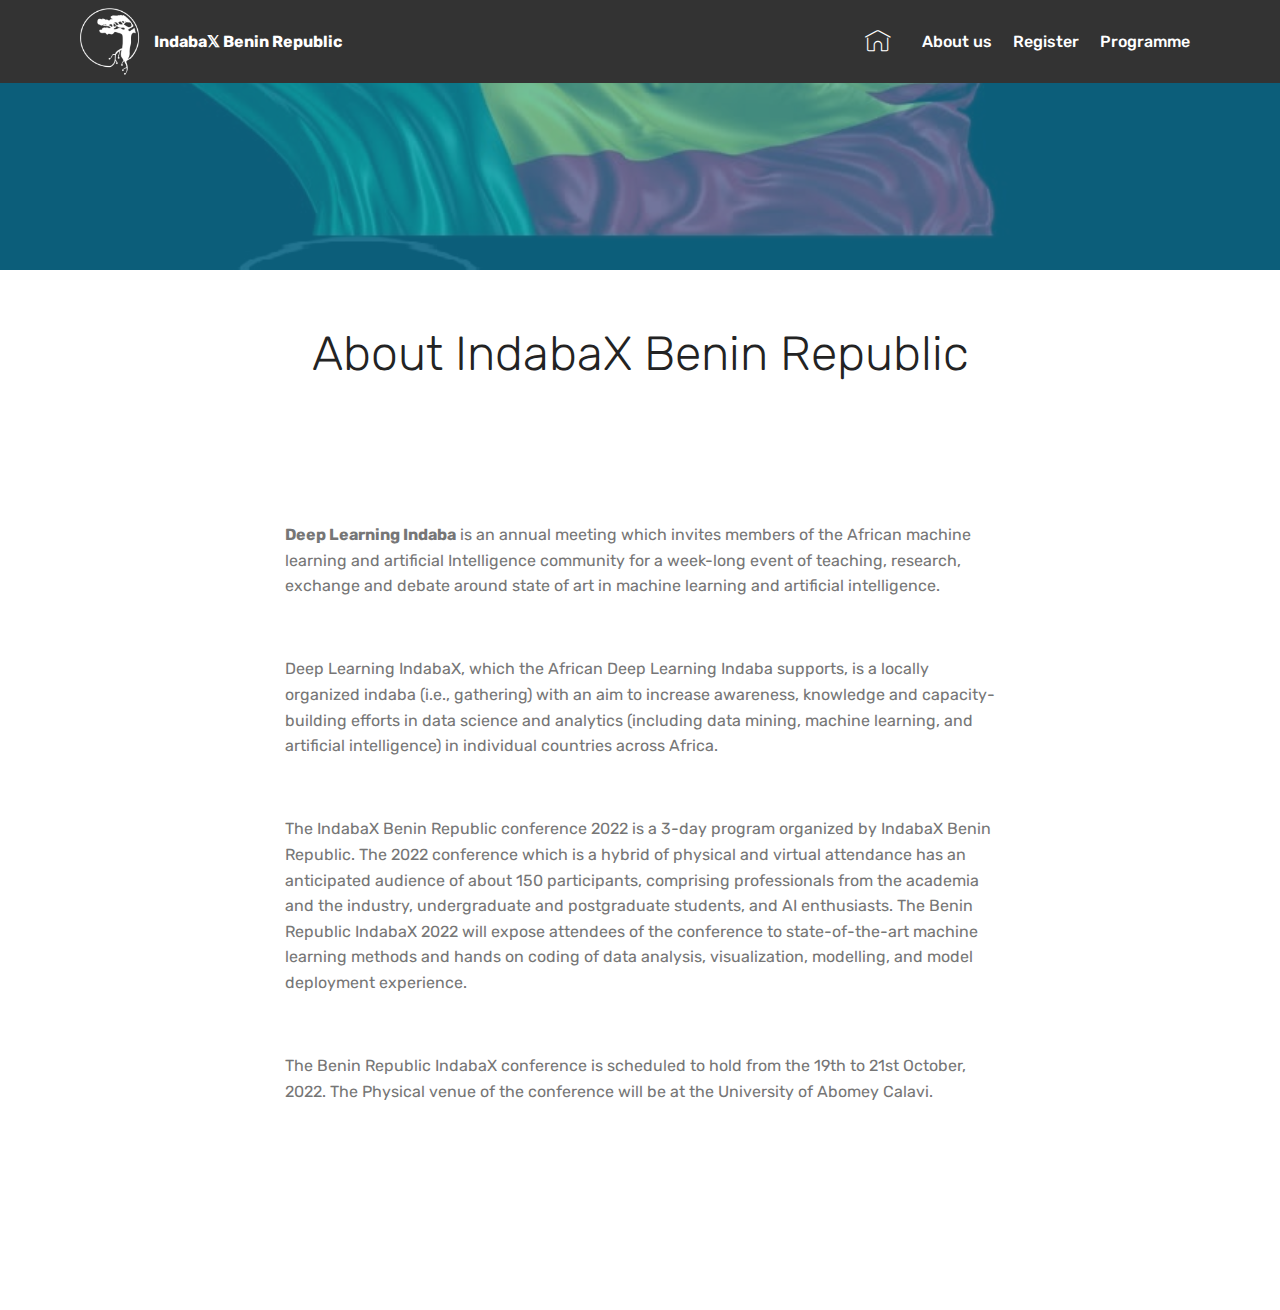
<file: 2022/about-us.html>
<!DOCTYPE html>
<html  >
<head>
  <!-- Site made with Mobirise Website Builder v4.11.6, /m -->
  <meta charset="UTF-8">
  <meta http-equiv="X-UA-Compatible" content="IE=edge">
  <meta name="generator" content="Mobirise v4.11.6, mobirise.com">
  <meta name="viewport" content="width=device-width, initial-scale=1, minimum-scale=1">
  <link rel="shortcut icon" href="assets/images/indaba6-96x106.png" type="image/x-icon">
  <meta name="description" content="Web Site Maker Description">
  
  <title>About us</title>
  <link rel="stylesheet" href="assets/web/assets/mobirise-icons/mobirise-icons.css">
  <link rel="stylesheet" href="assets/bootstrap/css/bootstrap.min.css">
  <link rel="stylesheet" href="assets/bootstrap/css/bootstrap-grid.min.css">
  <link rel="stylesheet" href="assets/bootstrap/css/bootstrap-reboot.min.css">
  <link rel="stylesheet" href="assets/socicon/css/styles.css">
  <link rel="stylesheet" href="assets/tether/tether.min.css">
  <link rel="stylesheet" href="assets/dropdown/css/style.css">
  <link rel="stylesheet" href="assets/theme/css/style.css">
  <link rel="preload" as="style" href="assets/mobirise/css/mbr-additional.css"><link rel="stylesheet" href="assets/mobirise/css/mbr-additional.css" type="text/css">
  
  
  
</head>
<body>
  <section class="menu cid-svNAyN3Z1L" once="menu" id="menu1-y">

    

    <nav class="navbar navbar-expand beta-menu navbar-dropdown align-items-center navbar-fixed-top navbar-toggleable-sm">
        <button class="navbar-toggler navbar-toggler-right" type="button" data-toggle="collapse" data-target="#navbarSupportedContent" aria-controls="navbarSupportedContent" aria-expanded="false" aria-label="Toggle navigation">
            <div class="hamburger">
                <span></span>
                <span></span>
                <span></span>
                <span></span>
            </div>
        </button>
        <div class="menu-logo">
            <div class="navbar-brand">
                <span class="navbar-logo">
                    <a href="/">
                         <img src="assets/images/indaba6-96x106.png" alt="Mobirise" title="" style="height: 4.2rem;">
                    </a>
                </span>
                <span class="navbar-caption-wrap"><a class="navbar-caption text-white display-7" href="/">Indaba𝕏 Benin Republic</a></span>
            </div>
        </div>
        <div class="collapse navbar-collapse" id="navbarSupportedContent">
            <ul class="navbar-nav nav-dropdown nav-right" data-app-modern-menu="true">
                <li class="nav-item">
                    <a class="nav-link link text-white display-4" href="/">
                        <span class="mbri-home mbr-iconfont mbr-iconfont-btn"></span></a>
                </li>
                <li class="nav-item"><a class="nav-link link text-white display-4" href="about-us.html">About us</a></li>
                <!-- li class="nav-item"><a class="nav-link link text-white display-4" href="conference.html">Conference</a></li-->
                <li class="nav-item">
                    <a class="nav-link link text-white display-4" href="https://docs.google.com/forms/d/e/1FAIpQLSfw7I72dYrc33rQh-ZZKTPj22bey9f8-HQUmSuDMCtxEsMfNw/viewform" target="_blank">Register</a>
                </li>
                <li class="nav-item"><a class="nav-link link text-white display-4" href="schedule.html">Programme</a></li>
            </ul>
            
        </div>
    </nav>
</section>

<section class="engine"><a href="https://mobirise.info/u">bootstrap website templates</a></section><section class="header1 cid-sHL4EUjrPL mbr-parallax-background" id="header1-10">

    

    <div class="mbr-overlay" style="opacity: 0.6; background-color: rgb(20, 157, 204);">
    </div>

    <div class="container">
        <div class="row justify-content-md-center">
            <div class="mbr-white col-md-10">
                
                
                
                
            </div>
        </div>
    </div>

</section>

<section class="mbr-section content4 cid-sHL4PxSE5I" id="content4-11">

    

    <div class="container">
        <div class="media-container-row">
            <div class="title col-12 col-md-8">
                <h2 class="align-center pb-3 mbr-fonts-style display-2">
                    About IndabaX Benin Republic</h2>
                
                
            </div>
        </div>
    </div>
</section>

<section class="mbr-section article content1 cid-sHL4QAxjVg" id="content1-12">
    
     

    <div class="container">
        <div class="media-container-row">
            <div class="mbr-text col-12 mbr-fonts-style display-7 col-md-8"><p><strong>Deep Learning Indaba</strong> is an annual meeting which invites members of the African machine learning and artificial Intelligence community for a week-long event of teaching, research, exchange and debate around state of art in machine learning and artificial intelligence.&nbsp;</p><p><br></p><p>Deep Learning IndabaX, which the African Deep Learning Indaba supports, is a locally organized indaba (i.e., gathering) with an aim to increase awareness, knowledge and capacity-building efforts in data science and analytics (including data mining, machine learning, and artificial intelligence) in individual countries across Africa.</p><p><br></p><p>The IndabaX Benin Republic conference 2022 is a 3-day program organized by IndabaX Benin Republic. The 2022 conference which is a hybrid of physical and virtual attendance has an anticipated audience of about 150 participants, comprising professionals from the academia and the industry, undergraduate and postgraduate students, and AI enthusiasts. The Benin Republic IndabaX 2022 will expose attendees of the conference to state-of-the-art machine learning methods and hands on coding of data analysis, visualization, modelling, and model deployment experience.&nbsp;</p><p><br></p><p>The Benin Republic IndabaX conference is scheduled to hold from the 19th to 21st October, 2022. The Physical venue of the conference will be at the University of Abomey Calavi.</p></div>
        </div>
    </div>
</section>

<section once="footers" class="cid-svNPkhzhDE mbr-reveal" id="footer7-z">

    

    

    <div class="container">
        <div class="media-container-row align-center mbr-white">
            <!-- <div class="row row-links">
                <ul class="foot-menu">
                    
                    
                    
                    
                    
                <li class="foot-menu-item mbr-fonts-style display-7">
                        <a class="text-white mbr-bold" href="#" target="_blank">About us</a>
                    </li><li class="foot-menu-item mbr-fonts-style display-7">
                        <a class="text-white mbr-bold" href="#" target="_blank">Services</a>
                    </li><li class="foot-menu-item mbr-fonts-style display-7">
                        <a class="text-white mbr-bold" href="#" target="_blank">Get In Touch</a>
                    </li></ul>
            </div> -->
            <div class="row social-row">
                <div class="social-list align-right pb-2">
                    
                    
                <div class="soc-item">
					<a href="https://twitter.com/IndabaXBeninRep" target="_blank">
						<span class="mbr-iconfont mbr-iconfont-social socicon-twitter socicon"></span>
					</a>
				</div>
                <div class="soc-item">
					<a href="mailto:indabaxbenin@gmail.com">
						<span class="p-1 mbr-iconfont mbr-iconfont-social socicon-mail socicon"></span>
					</a>
                </div>
				<div class="soc-item">
					<a href="https://www.linkedin.com/indabaxbenin" target="_blank">
						<span class="mbr-iconfont mbr-iconfont-social socicon-linkedin socicon"></span>
					</a>
                </div>
				</div>
            </div>
            <div class="row row-copirayt">
                <p class="mbr-text mb-0 mbr-fonts-style mbr-white align-center display-7">
                    © Copyright 2022 Indaba𝕏 Benin - All Rights Reserved
                </p>
            </div>
        </div>
    </div>
</section>


  <script src="assets/web/assets/jquery/jquery.min.js"></script>
  <script src="assets/popper/popper.min.js"></script>
  <script src="assets/bootstrap/js/bootstrap.min.js"></script>
  <script src="assets/tether/tether.min.js"></script>
  <script src="assets/dropdown/js/nav-dropdown.js"></script>
  <script src="assets/dropdown/js/navbar-dropdown.js"></script>
  <script src="assets/touchswipe/jquery.touch-swipe.min.js"></script>
  <script src="assets/parallax/jarallax.min.js"></script>
  <script src="assets/smoothscroll/smooth-scroll.js"></script>
  <script src="assets/theme/js/script.js"></script>
  
  
</body>
</html>
</file>
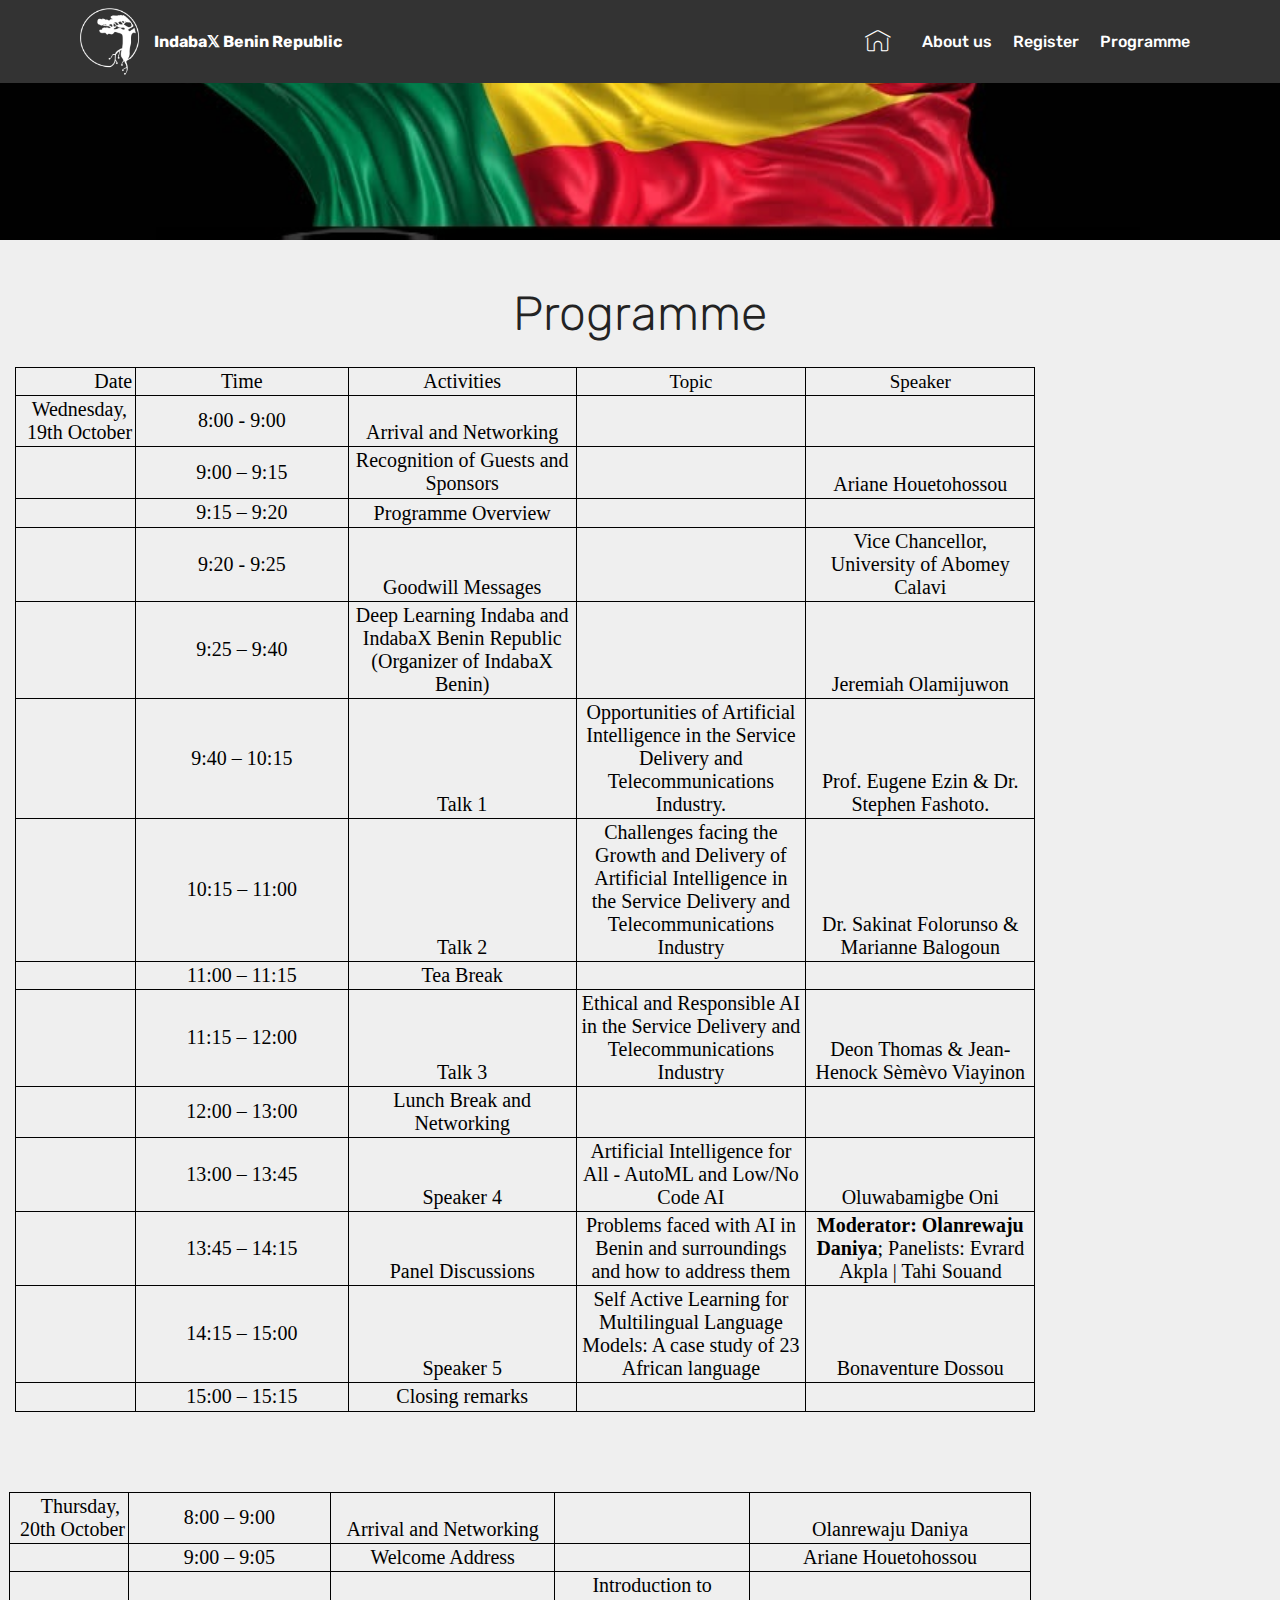
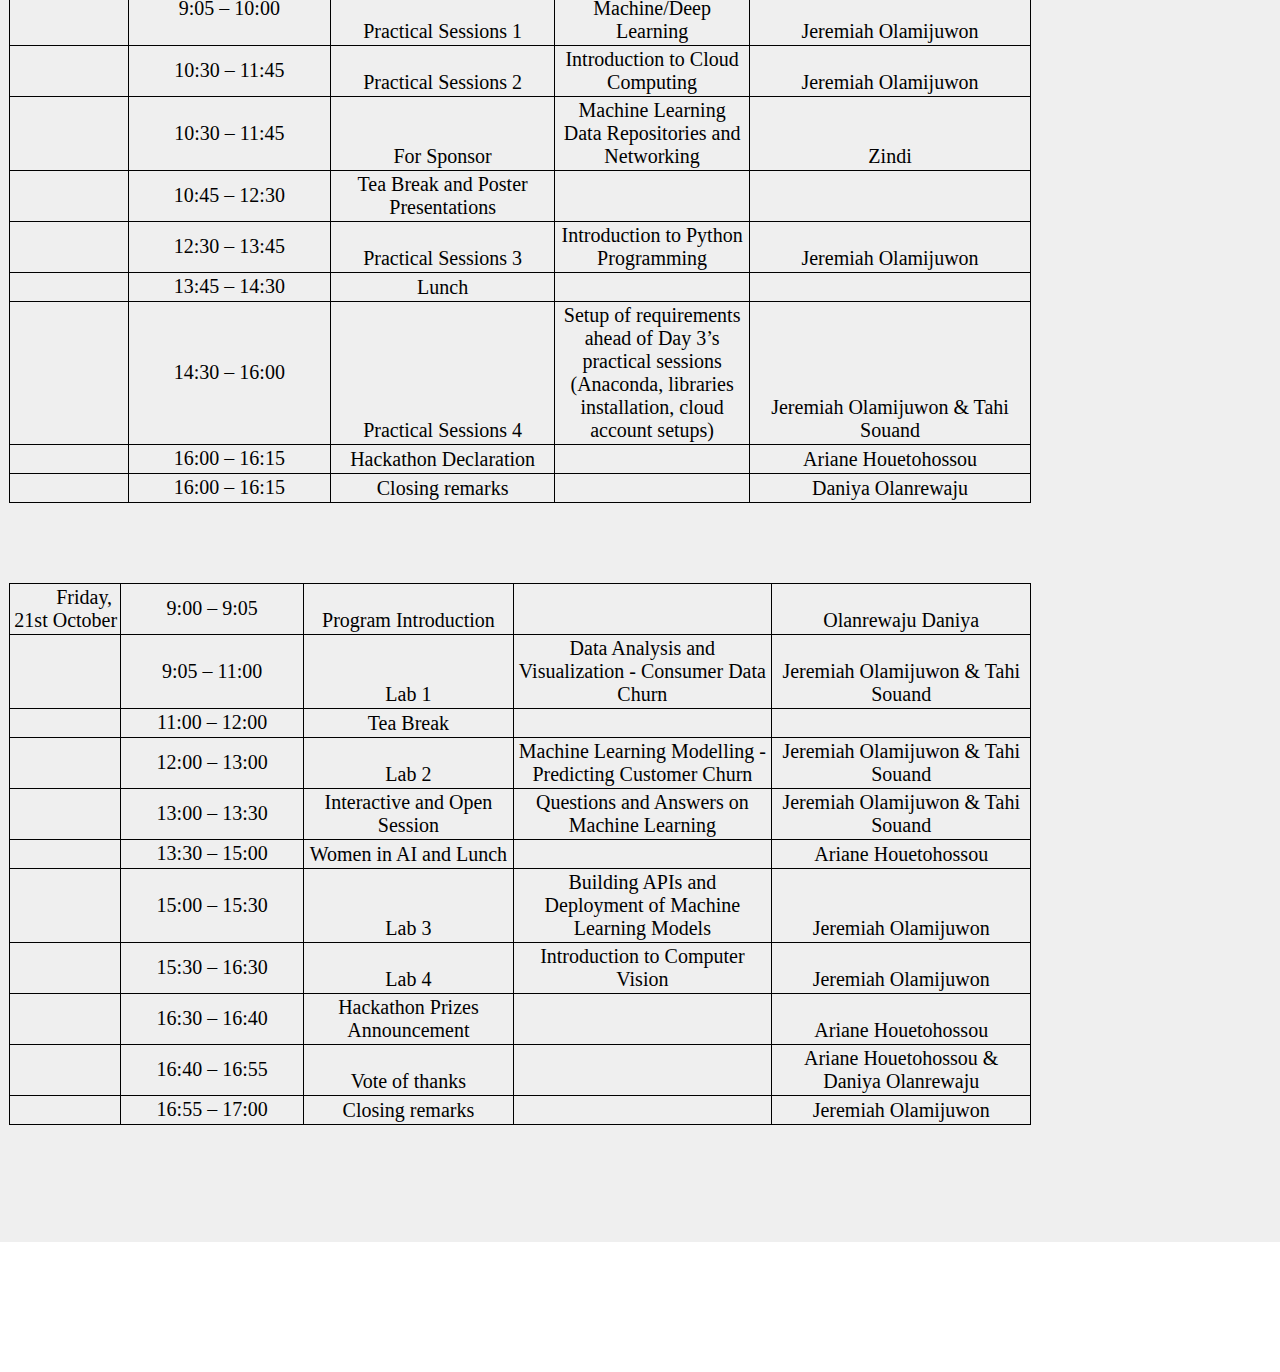
<file: 2022/schedule.html>
<!DOCTYPE html>
<html  >
<head>
  <!-- Site made with Mobirise Website Builder v4.11.6, /m -->
  <meta charset="UTF-8">
  <meta http-equiv="X-UA-Compatible" content="IE=edge">
  <meta name="generator" content="Mobirise v4.11.6, mobirise.com">
  <meta name="viewport" content="width=device-width, initial-scale=1, minimum-scale=1">
  <link rel="shortcut icon" href="assets/images/indaba6-96x106.png" type="image/x-icon">
  <meta name="description" content="Keynote Speakers,
Poster Presentations,
Hackathons
">
  
  <title>Conference Schedule</title>
  <link rel="stylesheet" href="assets/web/assets/mobirise-icons/mobirise-icons.css">
  <link rel="stylesheet" href="assets/bootstrap/css/bootstrap.min.css">
  <link rel="stylesheet" href="assets/bootstrap/css/bootstrap-grid.min.css">
  <link rel="stylesheet" href="assets/bootstrap/css/bootstrap-reboot.min.css">
  <link rel="stylesheet" href="assets/socicon/css/styles.css">
  <link rel="stylesheet" href="assets/tether/tether.min.css">
  <link rel="stylesheet" href="assets/dropdown/css/style.css">
  <link rel="stylesheet" href="assets/theme/css/style.css">
  <link rel="preload" as="style" href="assets/mobirise/css/mbr-additional.css"><link rel="stylesheet" href="assets/mobirise/css/mbr-additional.css" type="text/css">
  
  
  
</head>
<body>
  <section class="menu cid-svNAyN3Z1L" once="menu" id="menu1-u">
    <nav class="navbar navbar-expand beta-menu navbar-dropdown align-items-center navbar-fixed-top navbar-toggleable-sm">
        <button class="navbar-toggler navbar-toggler-right" type="button" data-toggle="collapse" data-target="#navbarSupportedContent" aria-controls="navbarSupportedContent" aria-expanded="false" aria-label="Toggle navigation">
            <div class="hamburger">
                <span></span>
                <span></span>
                <span></span>
                <span></span>
            </div>
        </button>
        <div class="menu-logo">
            <div class="navbar-brand">
                <span class="navbar-logo">
                    <a href="/">
                         <img src="assets/images/indaba6-96x106.png" alt="Mobirise" title="" style="height: 4.2rem;">
                    </a>
                </span>
                <span class="navbar-caption-wrap"><a class="navbar-caption text-white display-7" href="/">Indaba𝕏 Benin Republic</a></span>
            </div>
        </div>
        <div class="collapse navbar-collapse" id="navbarSupportedContent">
            <ul class="navbar-nav nav-dropdown nav-right" data-app-modern-menu="true">
                <li class="nav-item">
                    <a class="nav-link link text-white display-4" href="/">
                        <span class="mbri-home mbr-iconfont mbr-iconfont-btn"></span></a>
                </li>
                <li class="nav-item"><a class="nav-link link text-white display-4" href="about-us.html">About us</a></li>
                <!-- li class="nav-item"><a class="nav-link link text-white display-4" href="conference.html">Conference</a></li-->
                <li class="nav-item">
                    <a class="nav-link link text-white display-4" href="https://docs.google.com/forms/d/e/1FAIpQLScdX3pHWrVJcMY5ubfK4JLhS99TihpW99yTg04W7uK82SYPyw/viewform" target="_blank">Register</a>
                </li>
                <li class="nav-item"><a class="nav-link link text-white display-4" href="schedule.html">Programme</a></li>
            </ul>
            
        </div>
    </nav>

    

</section>

<section class="engine"><a href="https://mobirise.info/d">website maker</a></section><section class="mbr-section content5 cid-sFpe0wxjj0 mbr-parallax-background" id="content5-x">

    

    

    <div class="container">
        <div class="media-container-row">
            <div class="title col-12 col-md-8">
                
                
                
                
            </div>
        </div>
    </div>
</section>

<section class="timeline1 cid-sFpdUOtMsk" id="timeline1-w">

    

    

    <div class="container align-center">
        <h2 class="mbr-section-title pb-3 mbr-fonts-style display-2">
            Programme</h2>
        

        <div class="container timelines-container" mbri-timelines="">
            <!--1-->
            <!-- <div class="row timeline-element reverse separline">
                 <div class="timeline-date-panel col-xs-12 col-md-6  align-left">         
                    <div class="time-line-date-content">
                        <p class="mbr-timeline-date mbr-fonts-style display-5">
                            26 Sept 2022</p>
                    </div>
                </div>
           <span class="iconBackground"></span>
            <div class="col-xs-12 col-md-6 align-right">
                <div class="timeline-text-content">
                    <h4 class="mbr-timeline-title pb-3 mbr-fonts-style display-5">
                        Distingushed Lectures</h4>
                    <p class="mbr-timeline-text mbr-fonts-style display-7"></p>
                 </div>
            </div>
            </div> -->
            <!--2-->
            <!-- <div class="row timeline-element  separline">
                <div class="timeline-date-panel col-xs-12 col-md-6 align-right">
                    <div class="time-line-date-content">
                        <p class="mbr-timeline-date mbr-fonts-style display-5">
                            20 - 25 Sept 2022</p>
                    </div>
                </div>
                <span class="iconBackground"></span>
                <div class="col-xs-12 col-md-6 align-left ">
                    <div class="timeline-text-content">
                        <h4 class="mbr-timeline-title pb-3 mbr-fonts-style display-5">
                            Hackathon</h4>
                        <p class="mbr-timeline-text mbr-fonts-style display-7"></p>
                    </div>
                </div>
            </div> -->
            <!--3-->
            <!-- <div class="row timeline-element reverse">
                <div class="timeline-date-panel col-xs-12 col-md-6  align-left">
                    <div class="time-line-date-content">
                        <p class="mbr-timeline-date mbr-fonts-style display-5">27 Sept 2022</p>
                    </div>
                </div>
                <span class="iconBackground"></span>
                <div class="col-xs-12 col-md-6 align-right">
                    <div class="timeline-text-content">
                        <h4 class="mbr-timeline-title pb-3 mbr-fonts-style display-5">Conference Paper Presentation</h4>      
                        <p class="mbr-timeline-text mbr-fonts-style display-7"></p><p></p><p></p>
                    </div>
                </div>
            </div> -->
            <!--4-->
            
            <!--5-->
            
            <!--6-->
            
            <!--7-->
            
            <!--8-->
            
            <!--9-->
            
            <!--10-->
            
            <!--11-->
            
            <!--12-->

            <table style="width:765.0pt;margin-left:-63.4pt;border-collapse:collapse;border:none;">
                <tbody>
                    <tr>
                        <td style="width: 85.5pt;border: 1pt solid black;padding: 1.5pt 2.25pt;height: 15.75pt;vertical-align: bottom;">
                            <p style='margin-top:0in;margin-right:0in;margin-bottom:.0001pt;margin-left:0in;line-height:normal;font-size:15px;font-family:"Calibri",sans-serif;text-align:right;'><span style='font-size:20px;font-family:"Times New Roman",serif;color:black;'>Date</span></p>
                        </td>
                        <td style="width:151.95pt;border:solid black 1.0pt;border-left:  none;padding:1.5pt 2.25pt 1.5pt 2.25pt;height:15.75pt;">
                            <p style='margin-top:0in;margin-right:0in;margin-bottom:.0001pt;margin-left:0in;line-height:  normal;font-size:15px;font-family:"Calibri",sans-serif;'><span style='font-size:20px;font-family:"Times New Roman",serif;color:black;'>Time</span></p>
                        </td>
                        <td style="width: 163.05pt;border-top: 1pt solid black;border-right: 1pt solid black;border-bottom: 1pt solid black;border-image: initial;border-left: none;padding: 1.5pt 2.25pt;height: 15.75pt;vertical-align: bottom;">
                            <p style='margin-top:0in;margin-right:0in;margin-bottom:.0001pt;margin-left:0in;line-height:  normal;font-size:15px;font-family:"Calibri",sans-serif;'><span style='font-size:20px;font-family:"Times New Roman",serif;color:black;'>Activities</span></p>
                        </td>
                        <td style="width: 163.95pt;border-top: 1pt solid black;border-right: 1pt solid black;border-bottom: 1pt solid black;border-image: initial;border-left: none;padding: 1.5pt 2.25pt;height: 15.75pt;vertical-align: bottom;">
                            <p style='margin-top:0in;margin-right:0in;margin-bottom:.0001pt;margin-left:0in;line-height:  normal;font-size:15px;font-family:"Calibri",sans-serif;'><span style='font-size:19px;font-family:"Times New Roman",serif;color:black;'>Topic</span></p>
                        </td>
                        <td style="width: 151.75pt;border-top: 1pt solid black;border-right: 1pt solid black;border-bottom: 1pt solid black;border-image: initial;border-left: none;padding: 1.5pt 2.25pt;height: 15.75pt;vertical-align: bottom;">
                            <p style='margin-top:0in;margin-right:0in;margin-bottom:.0001pt;margin-left:0in;line-height:  normal;font-size:15px;font-family:"Calibri",sans-serif;'><span style='font-size:19px;font-family:"Times New Roman",serif;color:black;'>Speaker</span></p>
                        </td>
                    </tr>
                    <tr>
                        <td style="width: 85.5pt;border-right: 1pt solid black;border-bottom: 1pt solid black;border-left: 1pt solid black;border-image: initial;border-top: none;padding: 1.5pt 2.25pt;height: 15.75pt;vertical-align: bottom;">
                            <p style='margin-top:0in;margin-right:0in;margin-bottom:.0001pt;margin-left:0in;line-height:normal;font-size:15px;font-family:"Calibri",sans-serif;text-align:right;'><span style='font-size:20px;font-family:"Times New Roman",serif;color:black;'>Wednesday,&nbsp;</span></p>
                            <p style='margin-top:0in;margin-right:0in;margin-bottom:.0001pt;margin-left:0in;line-height:normal;font-size:15px;font-family:"Calibri",sans-serif;text-align:right;'><span style='font-size:20px;font-family:"Times New Roman",serif;color:black;'>19th October</span></p>
                        </td>
                        <td style="width:151.95pt;border-top:none;border-left:none;border-bottom:solid black 1.0pt;border-right:solid black 1.0pt;padding:1.5pt 2.25pt 1.5pt 2.25pt;height:15.75pt;">
                            <p style='margin-top:0in;margin-right:0in;margin-bottom:.0001pt;margin-left:0in;line-height:  normal;font-size:15px;font-family:"Calibri",sans-serif;'><span style='font-size:20px;font-family:"Times New Roman",serif;color:black;'>8:00 - 9:00</span></p>
                        </td>
                        <td style="width: 163.05pt;border-top: none;border-left: none;border-bottom: 1pt solid black;border-right: 1pt solid black;padding: 1.5pt 2.25pt;height: 15.75pt;vertical-align: bottom;">
                            <p style='margin-top:0in;margin-right:0in;margin-bottom:.0001pt;margin-left:0in;line-height:  normal;font-size:15px;font-family:"Calibri",sans-serif;'><span style='font-size:20px;font-family:"Times New Roman",serif;color:black;'>Arrival and Networking</span></p>
                        </td>
                        <td style="width: 163.95pt;border-top: none;border-left: none;border-bottom: 1pt solid black;border-right: 1pt solid black;padding: 1.5pt 2.25pt;height: 15.75pt;vertical-align: bottom;"><br></td>
                        <td style="width: 151.75pt;border-top: none;border-left: none;border-bottom: 1pt solid black;border-right: 1pt solid black;padding: 1.5pt 2.25pt;height: 15.75pt;vertical-align: bottom;"><br></td>
                    </tr>
                    <tr>
                        <td style="width: 85.5pt;border-right: 1pt solid black;border-bottom: 1pt solid black;border-left: 1pt solid black;border-image: initial;border-top: none;padding: 1.5pt 2.25pt;height: 15.75pt;vertical-align: bottom;"><br></td>
                        <td style="width:151.95pt;border-top:none;border-left:none;border-bottom:solid black 1.0pt;border-right:solid black 1.0pt;padding:1.5pt 2.25pt 1.5pt 2.25pt;height:15.75pt;">
                            <p style='margin-top:0in;margin-right:0in;margin-bottom:.0001pt;margin-left:0in;line-height:  normal;font-size:15px;font-family:"Calibri",sans-serif;'><span style='font-size:20px;font-family:"Times New Roman",serif;color:black;'>9:00 – 9:15</span></p>
                        </td>
                        <td style="width:163.05pt;border-top:none;border-left:none;border-bottom:solid black 1.0pt;border-right:solid black 1.0pt;padding:1.5pt 2.25pt 1.5pt 2.25pt;height:15.75pt;">
                            <p style='margin-top:0in;margin-right:0in;margin-bottom:.0001pt;margin-left:0in;line-height:  normal;font-size:15px;font-family:"Calibri",sans-serif;'><span style='font-size:20px;font-family:"Times New Roman",serif;color:black;'>Recognition of Guests and Sponsors</span></p>
                        </td>
                        <td style="width: 163.95pt;border-top: none;border-left: none;border-bottom: 1pt solid black;border-right: 1pt solid black;padding: 1.5pt 2.25pt;height: 15.75pt;vertical-align: bottom;"><br></td>
                        <td style="width: 151.75pt;border-top: none;border-left: none;border-bottom: 1pt solid black;border-right: 1pt solid black;padding: 1.5pt 2.25pt;height: 15.75pt;vertical-align: bottom;"><br>
                            <p style='margin-top:0in;margin-right:0in;margin-bottom:.0001pt;margin-left:0in;line-height:  normal;font-size:15px;font-family:"Calibri",sans-serif;'><span style='font-size:20px;font-family:"Times New Roman",serif;color:black;'>Ariane Houetohossou</span></p></td>
                    </tr>
                    <tr>
                        <td style="width: 85.5pt;border-right: 1pt solid black;border-bottom: 1pt solid black;border-left: 1pt solid black;border-image: initial;border-top: none;padding: 1.5pt 2.25pt;height: 15.75pt;vertical-align: bottom;"><br></td>
                        <td style="width:151.95pt;border-top:none;border-left:none;border-bottom:solid black 1.0pt;border-right:solid black 1.0pt;padding:1.5pt 2.25pt 1.5pt 2.25pt;height:15.75pt;">
                            <p style='margin-top:0in;margin-right:0in;margin-bottom:.0001pt;margin-left:0in;line-height:  normal;font-size:15px;font-family:"Calibri",sans-serif;'><span style='font-size:20px;font-family:"Times New Roman",serif;color:black;'>9:15 – 9:20</span></p>
                        </td>
                        <td style="width: 163.05pt;border-top: none;border-left: none;border-bottom: 1pt solid black;border-right: 1pt solid black;padding: 1.5pt 2.25pt;height: 15.75pt;vertical-align: bottom;">
                            <p style='margin-top:0in;margin-right:0in;margin-bottom:.0001pt;margin-left:0in;line-height:  normal;font-size:15px;font-family:"Calibri",sans-serif;'><span style='font-size:20px;font-family:"Times New Roman",serif;color:black;'>Programme Overview</span></p>
                        </td>
                        <td style="width: 163.95pt;border-top: none;border-left: none;border-bottom: 1pt solid black;border-right: 1pt solid black;padding: 1.5pt 2.25pt;height: 15.75pt;vertical-align: bottom;"><br></td>
                        <td style="width: 151.75pt;border-top: none;border-left: none;border-bottom: 1pt solid black;border-right: 1pt solid black;padding: 1.5pt 2.25pt;height: 15.75pt;vertical-align: bottom;"><br></td>
                    </tr>
                    <tr>
                        <td style="width: 85.5pt;border-right: 1pt solid black;border-bottom: 1pt solid black;border-left: 1pt solid black;border-image: initial;border-top: none;padding: 1.5pt 2.25pt;height: 15.75pt;vertical-align: bottom;"><br></td>
                        <td style="width:151.95pt;border-top:none;border-left:none;border-bottom:solid black 1.0pt;border-right:solid black 1.0pt;padding:1.5pt 2.25pt 1.5pt 2.25pt;height:15.75pt;">
                            <p style='margin-top:0in;margin-right:0in;margin-bottom:.0001pt;margin-left:0in;line-height:  normal;font-size:15px;font-family:"Calibri",sans-serif;'><span style='font-size:20px;font-family:"Times New Roman",serif;color:black;'>9:20 - 9:25</span></p>
                        </td>
                        <td style="width: 163.05pt;border-top: none;border-left: none;border-bottom: 1pt solid black;border-right: 1pt solid black;padding: 1.5pt 2.25pt;height: 15.75pt;vertical-align: bottom;">
                            <p style='margin-top:0in;margin-right:0in;margin-bottom:.0001pt;margin-left:0in;line-height:  normal;font-size:15px;font-family:"Calibri",sans-serif;'><span style='font-size:20px;font-family:"Times New Roman",serif;color:black;'>Goodwill Messages</span></p>
                        </td>
                        <td style="width: 48.8pt;border-top: none;border-left: none;border-bottom: 1pt solid black;border-right: 1pt solid black;padding: 1.5pt 2.25pt;height: 15.75pt;vertical-align: bottom;"><br></td>
                        <td style="width: 163.95pt;border-top: none;border-left: none;border-bottom: 1pt solid black;border-right: 1pt solid black;padding: 1.5pt 2.25pt;height: 15.75pt;vertical-align: bottom;">
                            <p style='margin-top:0in;margin-right:0in;margin-bottom:.0001pt;margin-left:0in;line-height:  normal;font-size:15px;font-family:"Calibri",sans-serif;'><span style='font-size:20px;font-family:"Times New Roman",serif;color:black;'>Vice Chancellor, University of Abomey Calavi</span></p>
                        </td>
                    </tr>
                    <tr>
                        <td style="width: 85.5pt;border-right: 1pt solid black;border-bottom: 1pt solid black;border-left: 1pt solid black;border-image: initial;border-top: none;padding: 1.5pt 2.25pt;height: 15.75pt;vertical-align: bottom;"><br></td>
                        <td style="width:151.95pt;border-top:none;border-left:none;border-bottom:solid black 1.0pt;border-right:solid black 1.0pt;padding:1.5pt 2.25pt 1.5pt 2.25pt;height:15.75pt;">
                            <p style='margin-top:0in;margin-right:0in;margin-bottom:.0001pt;margin-left:0in;line-height:  normal;font-size:15px;font-family:"Calibri",sans-serif;'><span style='font-size:20px;font-family:"Times New Roman",serif;color:black;'>9:25 – 9:40</span></p>
                        </td>
                        <td style="width: 163.05pt;border-top: none;border-left: none;border-bottom: 1pt solid black;border-right: 1pt solid black;padding: 1.5pt 2.25pt;height: 15.75pt;vertical-align: bottom;">
                            <p style='margin-top:0in;margin-right:0in;margin-bottom:.0001pt;margin-left:0in;line-height:  normal;font-size:15px;font-family:"Calibri",sans-serif;'><span style='font-size:20px;font-family:"Times New Roman",serif;color:black;'>Deep Learning Indaba and IndabaX Benin Republic (Organizer of IndabaX Benin)</span></p>
                        </td>
                        <td style="width: 48.8pt;border-top: none;border-left: none;border-bottom: 1pt solid black;border-right: 1pt solid black;padding: 1.5pt 2.25pt;height: 15.75pt;vertical-align: bottom;"><br></td>
                        <td style="width: 163.95pt;border-top: none;border-left: none;border-bottom: 1pt solid black;border-right: 1pt solid black;padding: 1.5pt 2.25pt;height: 15.75pt;vertical-align: bottom;">
                            <p style='margin-top:0in;margin-right:0in;margin-bottom:.0001pt;margin-left:0in;line-height:  normal;font-size:15px;font-family:"Calibri",sans-serif;'><span style='font-size:20px;font-family:"Times New Roman",serif;color:black;'>Jeremiah Olamijuwon</span></p>
                        </td>
                    </tr>
                    <tr>
                        <td style="width: 85.5pt;border-right: 1pt solid black;border-bottom: 1pt solid black;border-left: 1pt solid black;border-image: initial;border-top: none;padding: 1.5pt 2.25pt;height: 15.75pt;vertical-align: bottom;"><br></td>
                        <td style="width:151.95pt;border-top:none;border-left:none;border-bottom:solid black 1.0pt;border-right:solid black 1.0pt;padding:1.5pt 2.25pt 1.5pt 2.25pt;height:15.75pt;">
                            <p style='margin-top:0in;margin-right:0in;margin-bottom:.0001pt;margin-left:0in;line-height:  normal;font-size:15px;font-family:"Calibri",sans-serif;'><span style='font-size:20px;font-family:"Times New Roman",serif;color:black;'>9:40 – 10:15</span></p>
                        </td>
                        <td style="width: 163.05pt;border-top: none;border-left: none;border-bottom: 1pt solid black;border-right: 1pt solid black;padding: 1.5pt 2.25pt;height: 15.75pt;vertical-align: bottom;">
                            <p style='margin-top:0in;margin-right:0in;margin-bottom:.0001pt;margin-left:0in;line-height:  normal;font-size:15px;font-family:"Calibri",sans-serif;'><span style='font-size:20px;font-family:"Times New Roman",serif;color:black;'>Talk 1</span></p>
                        </td>
						<td style="width: 163.95pt;border-top: none;border-left: none;border-bottom: 1pt solid black;border-right: 1pt solid black;padding: 1.5pt 2.25pt;height: 15.75pt;vertical-align: bottom;">
                            <p style='margin-top:0in;margin-right:0in;margin-bottom:.0001pt;margin-left:0in;line-height:  normal;font-size:15px;font-family:"Calibri",sans-serif;'><span style='font-size:20px;font-family:"Times New Roman",serif;color:black;'>Opportunities of Artificial Intelligence in the Service Delivery and Telecommunications Industry.</span></p>
                        </td>
                        <td style="width: 48.8pt;border-top: none;border-left: none;border-bottom: 1pt solid black;border-right: 1pt solid black;padding: 1.5pt 2.25pt;height: 15.75pt;vertical-align: bottom;"><br>
						<p style='margin-top:0in;margin-right:0in;margin-bottom:.0001pt;margin-left:0in;line-height:  normal;font-size:15px;font-family:"Calibri",sans-serif;'><span style='font-size:20px;font-family:"Times New Roman",serif;color:black;'>Prof. Eugene Ezin & Dr. Stephen Fashoto.</span></p>
						</td>
                    </tr>
                    <tr>
                        <td style="width: 85.5pt;border-right: 1pt solid black;border-bottom: 1pt solid black;border-left: 1pt solid black;border-image: initial;border-top: none;padding: 1.5pt 2.25pt;height: 15.75pt;vertical-align: bottom;"><br></td>
                        <td style="width:151.95pt;border-top:none;border-left:none;border-bottom:solid black 1.0pt;border-right:solid black 1.0pt;padding:1.5pt 2.25pt 1.5pt 2.25pt;height:15.75pt;">
                            <p style='margin-top:0in;margin-right:0in;margin-bottom:.0001pt;margin-left:0in;line-height:  normal;font-size:15px;font-family:"Calibri",sans-serif;'><span style='font-size:20px;font-family:"Times New Roman",serif;color:black;'>10:15 – 11:00</span></p>
                        </td>
                        <td style="width: 163.05pt;border-top: none;border-left: none;border-bottom: 1pt solid black;border-right: 1pt solid black;padding: 1.5pt 2.25pt;height: 15.75pt;vertical-align: bottom;">
                            <p style='margin-top:0in;margin-right:0in;margin-bottom:.0001pt;margin-left:0in;line-height:  normal;font-size:15px;font-family:"Calibri",sans-serif;'><span style='font-size:20px;font-family:"Times New Roman",serif;color:black;'>Talk 2</span></p>
                        </td>
                        <td style="width: 163.95pt;border-top: none;border-left: none;border-bottom: 1pt solid black;border-right: 1pt solid black;padding: 1.5pt 2.25pt;height: 15.75pt;vertical-align: bottom;">
                            <p style='margin-top:0in;margin-right:0in;margin-bottom:.0001pt;margin-left:0in;line-height:  normal;font-size:15px;font-family:"Calibri",sans-serif;'><span style='font-size:20px;font-family:"Times New Roman",serif;color:black;'>Challenges facing the Growth and Delivery of Artificial Intelligence in the Service Delivery and Telecommunications Industry</span></p>
                        </td>
                        <td style="width: 48.8pt;border-top: none;border-left: none;border-bottom: 1pt solid black;border-right: 1pt solid black;padding: 1.5pt 2.25pt;height: 15.75pt;vertical-align: bottom;"><br>
						<p style='margin-top:0in;margin-right:0in;margin-bottom:.0001pt;margin-left:0in;line-height:  normal;font-size:15px;font-family:"Calibri",sans-serif;'><span style='font-size:20px;font-family:"Times New Roman",serif;color:black;'>Dr. Sakinat Folorunso & Marianne Balogoun</span></p>
						</td>
                    </tr>
                    <tr>
                        <td style="width: 85.5pt;border-right: 1pt solid black;border-bottom: 1pt solid black;border-left: 1pt solid black;border-image: initial;border-top: none;padding: 1.5pt 2.25pt;height: 15.75pt;vertical-align: bottom;">
                            <p style='margin-top:0in;margin-right:0in;margin-bottom:.0001pt;margin-left:0in;line-height:  normal;font-size:15px;font-family:"Calibri",sans-serif;'><span style='font-size:20px;font-family:"Times New Roman",serif;color:black;'>&nbsp;</span></p>
                        </td>
                        <td style="width:151.95pt;border-top:none;border-left:none;border-bottom:solid black 1.0pt;border-right:solid black 1.0pt;padding:1.5pt 2.25pt 1.5pt 2.25pt;height:15.75pt;">
                            <p style='margin-top:0in;margin-right:0in;margin-bottom:.0001pt;margin-left:0in;line-height:  normal;font-size:15px;font-family:"Calibri",sans-serif;'><span style='font-size:20px;font-family:"Times New Roman",serif;color:black;'>11:00 – 11:15</span></p>
                        </td>
                        <td style="width: 163.05pt;border-top: none;border-left: none;border-bottom: 1pt solid black;border-right: 1pt solid black;padding: 1.5pt 2.25pt;height: 15.75pt;vertical-align: bottom;">
                            <p style='margin-top:0in;margin-right:0in;margin-bottom:.0001pt;margin-left:0in;line-height:  normal;font-size:15px;font-family:"Calibri",sans-serif;'><span style='font-size:20px;font-family:"Times New Roman",serif;color:black;'>Tea Break</span></p>
                        </td>
                        <td style="width: 163.95pt;border-top: none;border-left: none;border-bottom: 1pt solid black;border-right: 1pt solid black;padding: 1.5pt 2.25pt;height: 15.75pt;vertical-align: bottom;">
                            <p style='margin-top:0in;margin-right:0in;margin-bottom:.0001pt;margin-left:0in;line-height:  normal;font-size:15px;font-family:"Calibri",sans-serif;'><span style='font-size:20px;font-family:"Times New Roman",serif;color:black;'>&nbsp;</span></p>
                        </td>
                        <td style="width: 151.75pt;border-top: none;border-left: none;border-bottom: 1pt solid black;border-right: 1pt solid black;padding: 1.5pt 2.25pt;height: 15.75pt;vertical-align: bottom;">
                            <p style='margin-top:0in;margin-right:0in;margin-bottom:.0001pt;margin-left:0in;line-height:  normal;font-size:15px;font-family:"Calibri",sans-serif;'><span style='font-size:20px;font-family:"Times New Roman",serif;color:black;'>&nbsp;</span></p>
                        </td>
                    </tr>
                    <tr>
                        <td style="width: 85.5pt;border-right: 1pt solid black;border-bottom: 1pt solid black;border-left: 1pt solid black;border-image: initial;border-top: none;padding: 1.5pt 2.25pt;height: 15.75pt;vertical-align: bottom;">
                            <p style='margin-top:0in;margin-right:0in;margin-bottom:.0001pt;margin-left:0in;line-height:  normal;font-size:15px;font-family:"Calibri",sans-serif;'><span style='font-size:20px;font-family:"Times New Roman",serif;color:black;'>&nbsp;</span></p>
                        </td>
                        <td style="width:151.95pt;border-top:none;border-left:none;border-bottom:solid black 1.0pt;border-right:solid black 1.0pt;padding:1.5pt 2.25pt 1.5pt 2.25pt;height:15.75pt;">
                            <p style='margin-top:0in;margin-right:0in;margin-bottom:.0001pt;margin-left:0in;line-height:  normal;font-size:15px;font-family:"Calibri",sans-serif;'><span style='font-size:20px;font-family:"Times New Roman",serif;color:black;'>11:15 – 12:00</span></p>
                        </td>
                        <td style="width: 163.05pt;border-top: none;border-left: none;border-bottom: 1pt solid black;border-right: 1pt solid black;padding: 1.5pt 2.25pt;height: 15.75pt;vertical-align: bottom;">
                            <p style='margin-top:0in;margin-right:0in;margin-bottom:.0001pt;margin-left:0in;line-height:  normal;font-size:15px;font-family:"Calibri",sans-serif;'><span style='font-size:20px;font-family:"Times New Roman",serif;color:black;'>Talk 3</span></p>
                        </td>
                        <td style="width: 163.95pt;border-top: none;border-left: none;border-bottom: 1pt solid black;border-right: 1pt solid black;padding: 1.5pt 2.25pt;height: 15.75pt;vertical-align: bottom;">
                            <p style='margin-top:0in;margin-right:0in;margin-bottom:.0001pt;margin-left:0in;line-height:  normal;font-size:15px;font-family:"Calibri",sans-serif;'><span style='font-size:20px;font-family:"Times New Roman",serif;color:black;'>Ethical and Responsible AI in the Service Delivery and Telecommunications Industry</span></p>
                        </td>
                        <td style="width: 151.75pt;border-top: none;border-left: none;border-bottom: 1pt solid black;border-right: 1pt solid black;padding: 1.5pt 2.25pt;height: 15.75pt;vertical-align: bottom;">
						<p style='margin-top:0in;margin-right:0in;margin-bottom:.0001pt;margin-left:0in;line-height:  normal;font-size:15px;font-family:"Calibri",sans-serif;'><span style='font-size:20px;font-family:"Times New Roman",serif;color:black;'>Deon Thomas & Jean-Henock Sèmèvo Viayinon</span></p>
						
                        </td>
                    </tr>
                    <tr>
                        <td style="width: 85.5pt;border-right: 1pt solid black;border-bottom: 1pt solid black;border-left: 1pt solid black;border-image: initial;border-top: none;padding: 1.5pt 2.25pt;height: 15.75pt;vertical-align: bottom;">
                            <p style='margin-top:0in;margin-right:0in;margin-bottom:.0001pt;margin-left:0in;line-height:  normal;font-size:15px;font-family:"Calibri",sans-serif;'><span style='font-size:20px;font-family:"Times New Roman",serif;color:black;'>&nbsp;</span></p>
                        </td>
                        <td style="width:151.95pt;border-top:none;border-left:none;border-bottom:solid black 1.0pt;border-right:solid black 1.0pt;padding:1.5pt 2.25pt 1.5pt 2.25pt;height:15.75pt;">
                            <p style='margin-top:0in;margin-right:0in;margin-bottom:.0001pt;margin-left:0in;line-height:  normal;font-size:15px;font-family:"Calibri",sans-serif;'><span style='font-size:20px;font-family:"Times New Roman",serif;color:black;'>12:00 – 13:00</span></p>
                        </td>
                        <td style="width: 163.05pt;border-top: none;border-left: none;border-bottom: 1pt solid black;border-right: 1pt solid black;padding: 1.5pt 2.25pt;height: 15.75pt;vertical-align: bottom;">
                            <p style='margin-top:0in;margin-right:0in;margin-bottom:.0001pt;margin-left:0in;line-height:  normal;font-size:15px;font-family:"Calibri",sans-serif;'><span style='font-size:20px;font-family:"Times New Roman",serif;color:black;'>Lunch Break and Networking</span></p>
                        </td>
                        <td style="width: 163.95pt;border-top: none;border-left: none;border-bottom: 1pt solid black;border-right: 1pt solid black;padding: 1.5pt 2.25pt;height: 15.75pt;vertical-align: bottom;">
                            <p style='margin-top:0in;margin-right:0in;margin-bottom:.0001pt;margin-left:0in;line-height:  normal;font-size:15px;font-family:"Calibri",sans-serif;'><span style='font-size:20px;font-family:"Times New Roman",serif;color:black;'>&nbsp;</span></p>
                        </td>
                        <td style="width: 151.75pt;border-top: none;border-left: none;border-bottom: 1pt solid black;border-right: 1pt solid black;padding: 1.5pt 2.25pt;height: 15.75pt;vertical-align: bottom;">
                            <p style='margin-top:0in;margin-right:0in;margin-bottom:.0001pt;margin-left:0in;line-height:  normal;font-size:15px;font-family:"Calibri",sans-serif;'><span style='font-size:20px;font-family:"Times New Roman",serif;color:black;'>&nbsp;</span></p>
                        </td>
                    </tr>
                    <tr>
                        <td style="width: 85.5pt;border-right: 1pt solid black;border-bottom: 1pt solid black;border-left: 1pt solid black;border-image: initial;border-top: none;padding: 1.5pt 2.25pt;height: 15.75pt;vertical-align: bottom;">
                            <p style='margin-top:0in;margin-right:0in;margin-bottom:.0001pt;margin-left:0in;line-height:  normal;font-size:15px;font-family:"Calibri",sans-serif;'><span style='font-size:20px;font-family:"Times New Roman",serif;color:black;'>&nbsp;</span></p>
                        </td>
                        <td style="width:151.95pt;border-top:none;border-left:none;border-bottom:solid black 1.0pt;border-right:solid black 1.0pt;padding:1.5pt 2.25pt 1.5pt 2.25pt;height:15.75pt;">
                            <p style='margin-top:0in;margin-right:0in;margin-bottom:.0001pt;margin-left:0in;line-height:  normal;font-size:15px;font-family:"Calibri",sans-serif;'><span style='font-size:20px;font-family:"Times New Roman",serif;color:black;'>13:00 – 13:45</span></p>
                        </td>
                        <td style="width: 163.05pt;border-top: none;border-left: none;border-bottom: 1pt solid black;border-right: 1pt solid black;padding: 1.5pt 2.25pt;height: 15.75pt;vertical-align: bottom;">
                            <p style='margin-top:0in;margin-right:0in;margin-bottom:.0001pt;margin-left:0in;line-height:  normal;font-size:15px;font-family:"Calibri",sans-serif;'><span style='font-size:20px;font-family:"Times New Roman",serif;color:black;'>Speaker 4</span></p>
                        </td>
                        <td style="width: 163.95pt;border-top: none;border-left: none;border-bottom: 1pt solid black;border-right: 1pt solid black;padding: 1.5pt 2.25pt;height: 15.75pt;vertical-align: bottom;">
                            <p style='margin-top:0in;margin-right:0in;margin-bottom:.0001pt;margin-left:0in;line-height:  normal;font-size:15px;font-family:"Calibri",sans-serif;'><span style='font-size:20px;font-family:"Times New Roman",serif;color:black;'>Artificial Intelligence for All - AutoML and Low/No Code AI</span></p>
                        </td>
                        <td style="width: 151.75pt;border-top: none;border-left: none;border-bottom: 1pt solid black;border-right: 1pt solid black;padding: 1.5pt 2.25pt;height: 15.75pt;vertical-align: bottom;">
                            <p style='margin-top:0in;margin-right:0in;margin-bottom:.0001pt;margin-left:0in;line-height:  normal;font-size:15px;font-family:"Calibri",sans-serif;'><span style='font-size:20px;font-family:"Times New Roman",serif;color:black;'>Oluwabamigbe Oni</span></p>
                        </td>
                    </tr>
                    <tr>
                        <td style="width: 85.5pt;border-right: 1pt solid black;border-bottom: 1pt solid black;border-left: 1pt solid black;border-image: initial;border-top: none;padding: 1.5pt 2.25pt;height: 15.75pt;vertical-align: bottom;">
                            <p style='margin-top:0in;margin-right:0in;margin-bottom:.0001pt;margin-left:0in;line-height:  normal;font-size:15px;font-family:"Calibri",sans-serif;'><span style='font-size:20px;font-family:"Times New Roman",serif;color:black;'>&nbsp;</span></p>
                        </td>
                        <td style="width:151.95pt;border-top:none;border-left:none;border-bottom:solid black 1.0pt;border-right:solid black 1.0pt;padding:1.5pt 2.25pt 1.5pt 2.25pt;height:15.75pt;">
                            <p style='margin-top:0in;margin-right:0in;margin-bottom:.0001pt;margin-left:0in;line-height:  normal;font-size:15px;font-family:"Calibri",sans-serif;'><span style='font-size:20px;font-family:"Times New Roman",serif;color:black;'>13:45 – 14:15</span></p>
                        </td>
                        <td style="width: 163.05pt;border-top: none;border-left: none;border-bottom: 1pt solid black;border-right: 1pt solid black;padding: 1.5pt 2.25pt;height: 15.75pt;vertical-align: bottom;">
                            <p style='margin-top:0in;margin-right:0in;margin-bottom:.0001pt;margin-left:0in;line-height:  normal;font-size:15px;font-family:"Calibri",sans-serif;'><span style='font-size:20px;font-family:"Times New Roman",serif;color:black;'>Panel Discussions</span> <span style='font-size:20px;font-family:"Times New Roman",serif;color:black;'></span></p>
                        </td>
                        <td style="width: 163.95pt;border-top: none;border-left: none;border-bottom: 1pt solid black;border-right: 1pt solid black;padding: 1.5pt 2.25pt;height: 15.75pt;vertical-align: bottom;">
                            <p style='margin-top:0in;margin-right:0in;margin-bottom:.0001pt;margin-left:0in;line-height:  normal;font-size:15px;font-family:"Calibri",sans-serif;'><span style='font-size:20px;font-family:"Times New Roman",serif;color:black;'>Problems faced with AI in Benin and surroundings and how to address them</span></p>
                        </td>
                        <td style="width: 151.75pt;border-top: none;border-left: none;border-bottom: 1pt solid black;border-right: 1pt solid black;padding: 1.5pt 2.25pt;height: 15.75pt;vertical-align: bottom;">
							<p style='margin-top:0in;margin-right:0in;margin-bottom:.0001pt;margin-left:0in;line-height:  normal;font-size:15px;font-family:"Calibri",sans-serif;'><span style='font-size:20px;font-family:"Times New Roman",serif;color:black;'><b>Moderator: Olanrewaju Daniya</b>; Panelists: Evrard Akpla | Tahi Souand </span></p>
                        </td>
                    </tr>
					<tr>
                        <td style="width: 85.5pt;border-right: 1pt solid black;border-bottom: 1pt solid black;border-left: 1pt solid black;border-image: initial;border-top: none;padding: 1.5pt 2.25pt;height: 15.75pt;vertical-align: bottom;">
                            <p style='margin-top:0in;margin-right:0in;margin-bottom:.0001pt;margin-left:0in;line-height:  normal;font-size:15px;font-family:"Calibri",sans-serif;'><span style='font-size:20px;font-family:"Times New Roman",serif;color:black;'>&nbsp;</span></p>
                        </td>
                        <td style="width:151.95pt;border-top:none;border-left:none;border-bottom:solid black 1.0pt;border-right:solid black 1.0pt;padding:1.5pt 2.25pt 1.5pt 2.25pt;height:15.75pt;">
                            <p style='margin-top:0in;margin-right:0in;margin-bottom:.0001pt;margin-left:0in;line-height:  normal;font-size:15px;font-family:"Calibri",sans-serif;'><span style='font-size:20px;font-family:"Times New Roman",serif;color:black;'>14:15 – 15:00</span></p>
                        </td>
                        <td style="width: 163.05pt;border-top: none;border-left: none;border-bottom: 1pt solid black;border-right: 1pt solid black;padding: 1.5pt 2.25pt;height: 15.75pt;vertical-align: bottom;">
                            <p style='margin-top:0in;margin-right:0in;margin-bottom:.0001pt;margin-left:0in;line-height:  normal;font-size:15px;font-family:"Calibri",sans-serif;'><span style='font-size:20px;font-family:"Times New Roman",serif;color:black;'>Speaker 5</span> <span style='font-size:20px;font-family:"Times New Roman",serif;color:black;'></span></p>
                        </td>
                        <td style="width: 163.95pt;border-top: none;border-left: none;border-bottom: 1pt solid black;border-right: 1pt solid black;padding: 1.5pt 2.25pt;height: 15.75pt;vertical-align: bottom;">
                            <p style='margin-top:0in;margin-right:0in;margin-bottom:.0001pt;margin-left:0in;line-height:  normal;font-size:15px;font-family:"Calibri",sans-serif;'><span style='font-size:20px;font-family:"Times New Roman",serif;color:black;'>Self Active Learning for Multilingual Language Models: A case study of 23 African language</span></p>
                        </td>
                        <td style="width: 151.75pt;border-top: none;border-left: none;border-bottom: 1pt solid black;border-right: 1pt solid black;padding: 1.5pt 2.25pt;height: 15.75pt;vertical-align: bottom;">
							<p style='margin-top:0in;margin-right:0in;margin-bottom:.0001pt;margin-left:0in;line-height:  normal;font-size:15px;font-family:"Calibri",sans-serif;'><span style='font-size:20px;font-family:"Times New Roman",serif;color:black;'>Bonaventure Dossou</p>
                        </td>
                    </tr>
                    <tr>
                        <td style="width: 85.5pt;border-right: 1pt solid black;border-bottom: 1pt solid black;border-left: 1pt solid black;border-image: initial;border-top: none;padding: 1.5pt 2.25pt;height: 15.75pt;vertical-align: bottom;"><br></td>
                        <td style="width:151.95pt;border-top:none;border-left:none;border-bottom:solid black 1.0pt;border-right:solid black 1.0pt;padding:1.5pt 2.25pt 1.5pt 2.25pt;height:15.75pt;">
                            <p style='margin-top:0in;margin-right:0in;margin-bottom:.0001pt;margin-left:0in;line-height:  normal;font-size:15px;font-family:"Calibri",sans-serif;'><span style='font-size:20px;font-family:"Times New Roman",serif;color:black;'>15:00 – 15:15</span></p>
                        </td>
                        <td style="width:163.05pt;border-top:none;border-left:none;border-bottom:solid black 1.0pt;border-right:solid black 1.0pt;padding:1.5pt 2.25pt 1.5pt 2.25pt;height:15.75pt;">
                            <p style='margin-top:0in;margin-right:0in;margin-bottom:.0001pt;margin-left:0in;line-height:  normal;font-size:15px;font-family:"Calibri",sans-serif;'><span style='font-size:20px;font-family:"Times New Roman",serif;color:black;'>Closing remarks</span></p>
                        </td>
                        <td style="width: 163.95pt;border-top: none;border-left: none;border-bottom: 1pt solid black;border-right: 1pt solid black;padding: 1.5pt 2.25pt;height: 15.75pt;vertical-align: bottom;"><br></td>
                        <td style="width: 151.75pt;border-top: none;border-left: none;border-bottom: 1pt solid black;border-right: 1pt solid black;padding: 1.5pt 2.25pt;height: 15.75pt;vertical-align: bottom;"><br></td>
                    </tr>
                </tbody>
            </table>
            
			<p style='margin-top:0in;margin-right:0in;margin-bottom:8.0pt;margin-left:0in;line-height:107%;font-size:15px;font-family:"Calibri",sans-serif;'><span style="color:black;">&nbsp;</span></p>
            <p style='margin-top:0in;margin-right:0in;margin-bottom:8.0pt;margin-left:0in;line-height:107%;font-size:15px;font-family:"Calibri",sans-serif;'><span style="color:black;">&nbsp;</span></p>
            <p style='margin-top:0in;margin-right:0in;margin-bottom:8.0pt;margin-left:0in;line-height:107%;font-size:15px;font-family:"Calibri",sans-serif;'><span style="color:black;">&nbsp;</span></p>
            
			<table style="border: none;width:766.4pt;margin-left:-67.9pt;border-collapse:collapse;">
                <tbody>
                    <tr>
                        <td style="width: 85.5pt;border-right: 1pt solid black;border-bottom: 1pt solid black;border-left: 1pt solid black;border-image: initial;border-top: 1pt solid black;padding: 1.5pt 2.25pt;height: 15.75pt;vertical-align: bottom;">
                            <p style='margin-top:0in;margin-right:0in;margin-bottom:.0001pt;margin-left:0in;line-height:normal;font-size:15px;font-family:"Calibri",sans-serif;text-align:right;'><span style='font-size:20px;font-family:"Times New Roman",serif;color:black;'>Thursday,&nbsp;</span></p>
                            <p style='margin-top:0in;margin-right:0in;margin-bottom:.0001pt;margin-left:0in;line-height:normal;font-size:15px;font-family:"Calibri",sans-serif;text-align:right;'><span style='font-size:20px;font-family:"Times New Roman",serif;color:black;'>20th October</span></p>
                        </td>
                        <td style="width:145.65pt;border:solid black 1.0pt;border-left:  none;padding:1.5pt 2.25pt 1.5pt 2.25pt;height:15.85pt;">
                            <p style='margin-top:0in;margin-right:0in;margin-bottom:.0001pt;margin-left:0in;line-height:  normal;font-size:15px;font-family:"Calibri",sans-serif;'><span style='font-size:20px;font-family:"Times New Roman",serif;color:black;'>8:00 – 9:00</span></p>
                        </td>
                        <td style="width: 162.2pt;border-top: 1pt solid black;border-right: 1pt solid black;border-bottom: 1pt solid black;border-image: initial;border-left: none;padding: 1.5pt 2.25pt;height: 15.85pt;vertical-align: bottom;">
                            <p style='margin-top:0in;margin-right:0in;margin-bottom:.0001pt;margin-left:0in;line-height:  normal;font-size:15px;font-family:"Calibri",sans-serif;'><span style='font-size:20px;font-family:"Times New Roman",serif;color:black;'>Arrival and Networking</span></p>
                        </td>
                        <td style="width: 140.2pt;border-top: 1pt solid black;border-right: 1pt solid black;border-bottom: 1pt solid black;border-image: initial;border-left: none;padding: 1.5pt 2.25pt;height: 15.85pt;vertical-align: bottom;">
                            <p style='margin-top:0in;margin-right:0in;margin-bottom:.0001pt;margin-left:0in;line-height:  normal;font-size:15px;font-family:"Calibri",sans-serif;'><span style='font-size:20px;font-family:"Times New Roman",serif;color:black;'>&nbsp;</span></p>
                        </td>
                        <td style="width: 203.2pt;border-top: 1pt solid black;border-right: 1pt solid black;border-bottom: 1pt solid black;border-image: initial;border-left: none;padding: 1.5pt 2.25pt;height: 15.85pt;vertical-align: bottom;">
                            <p style='margin-top:0in;margin-right:0in;margin-bottom:.0001pt;margin-left:0in;line-height:  normal;font-size:15px;font-family:"Calibri",sans-serif;'><span style='font-size:20px;font-family:"Times New Roman",serif;color:black;'>Olanrewaju Daniya</span></p></td>
                    </tr>
                    <tr>
                        <td style="width: 74.05pt;border-right: 1pt solid black;border-bottom: 1pt solid black;border-left: 1pt solid black;border-image: initial;border-top: none;padding: 1.5pt 2.25pt;height: 15.85pt;vertical-align: bottom;">
                            <p style='margin-top:0in;margin-right:0in;margin-bottom:.0001pt;margin-left:0in;line-height:  normal;font-size:15px;font-family:"Calibri",sans-serif;'><span style='font-size:13px;font-family:"Times New Roman",serif;color:black;'>&nbsp;</span></p>
                        </td>
                        <td style="width:145.65pt;border-top:none;border-left:none;border-bottom:solid black 1.0pt;border-right:solid black 1.0pt;padding:1.5pt 2.25pt 1.5pt 2.25pt;height:15.85pt;">
                            <p style='margin-top:0in;margin-right:0in;margin-bottom:.0001pt;margin-left:0in;line-height:  normal;font-size:15px;font-family:"Calibri",sans-serif;'><span style='font-size:20px;font-family:"Times New Roman",serif;color:black;'>9:00 – 9:05</span></p>
                        </td>
                        <td style="width: 162.2pt;border-top: none;border-left: none;border-bottom: 1pt solid black;border-right: 1pt solid black;padding: 1.5pt 2.25pt;height: 15.85pt;vertical-align: bottom;">
                            <p style='margin-top:0in;margin-right:0in;margin-bottom:.0001pt;margin-left:0in;line-height:  normal;font-size:15px;font-family:"Calibri",sans-serif;'><span style='font-size:20px;font-family:"Times New Roman",serif;color:black;'>Welcome Address</span></p>
                        </td>
                        <td style="width: 41.1pt;border-top: none;border-left: none;border-bottom: 1pt solid black;border-right: 1pt solid black;padding: 1.5pt 2.25pt;height: 15.85pt;vertical-align: bottom;">
                            <p style='margin-top:0in;margin-right:0in;margin-bottom:.0001pt;margin-left:0in;line-height:  normal;font-size:15px;font-family:"Calibri",sans-serif;'><span style='font-size:20px;font-family:"Times New Roman",serif;color:black;'>&nbsp;</span></p>
                        </td>
                        <td style="width: 140.2pt;border-top: none;border-left: none;border-bottom: 1pt solid black;border-right: 1pt solid black;padding: 1.5pt 2.25pt;height: 15.85pt;vertical-align: bottom;">
                            <p style='margin-top:0in;margin-right:0in;margin-bottom:.0001pt;margin-left:0in;line-height:  normal;font-size:15px;font-family:"Calibri",sans-serif;'><span style='font-size:20px;font-family:"Times New Roman",serif;color:black;'>Ariane Houetohossou</span></p>
                        </td>
                    </tr>
                    <tr>
                        <td style="width: 74.05pt;border-right: 1pt solid black;border-bottom: 1pt solid black;border-left: 1pt solid black;border-image: initial;border-top: none;padding: 1.5pt 2.25pt;height: 15.85pt;vertical-align: bottom;"><br></td>
                        <td style="width:145.65pt;border-top:none;border-left:none;border-bottom:solid black 1.0pt;border-right:solid black 1.0pt;padding:1.5pt 2.25pt 1.5pt 2.25pt;height:15.85pt;">
                            <p style='margin-top:0in;margin-right:0in;margin-bottom:.0001pt;margin-left:0in;line-height:  normal;font-size:15px;font-family:"Calibri",sans-serif;'><span style='font-size:20px;font-family:"Times New Roman",serif;color:black;'>9:05 – 10:00</span></p>
                        </td>
                        <td style="width: 162.2pt;border-top: none;border-left: none;border-bottom: 1pt solid black;border-right: 1pt solid black;padding: 1.5pt 2.25pt;height: 15.85pt;vertical-align: bottom;">
                            <p style='margin-top:0in;margin-right:0in;margin-bottom:.0001pt;margin-left:0in;line-height:  normal;font-size:15px;font-family:"Calibri",sans-serif;'><span style='font-size:20px;font-family:"Times New Roman",serif;color:black;'>Practical Sessions 1</span></p>
                        </td>
                        <td style="width: 140.2pt;border-top: none;border-left: none;border-bottom: 1pt solid black;border-right: 1pt solid black;padding: 1.5pt 2.25pt;height: 15.85pt;vertical-align: bottom;">
                            <p style='margin-top:0in;margin-right:0in;margin-bottom:.0001pt;margin-left:0in;line-height:  normal;font-size:15px;font-family:"Calibri",sans-serif;'><span style='font-size:20px;font-family:"Times New Roman",serif;color:black;'>Introduction to Machine/Deep Learning</span></p>
                        </td>
                        <td style="width: 203.2pt;border-top: none;border-left: none;border-bottom: 1pt solid black;border-right: 1pt solid black;padding: 1.5pt 2.25pt;height: 15.85pt;vertical-align: bottom;">
                            <p style='margin-top:0in;margin-right:0in;margin-bottom:.0001pt;margin-left:0in;line-height:  normal;font-size:15px;font-family:"Calibri",sans-serif;'><span style='font-size:20px;font-family:"Times New Roman",serif;color:black;'>Jeremiah Olamijuwon</span></p>
                        </td>
                    </tr>
                    <tr>
                        <td style="width: 74.05pt;border-right: 1pt solid black;border-bottom: 1pt solid black;border-left: 1pt solid black;border-image: initial;border-top: none;padding: 1.5pt 2.25pt;height: 15.85pt;vertical-align: bottom;"><br></td>
                        <td style="width:145.65pt;border-top:none;border-left:none;border-bottom:solid black 1.0pt;border-right:solid black 1.0pt;padding:1.5pt 2.25pt 1.5pt 2.25pt;height:15.85pt;">
                            <p style='margin-top:0in;margin-right:0in;margin-bottom:.0001pt;margin-left:0in;line-height:  normal;font-size:15px;font-family:"Calibri",sans-serif;'><span style='font-size:20px;font-family:"Times New Roman",serif;color:black;'>10:30 – 11:45</span></p>
                        </td>
                        <td style="width: 162.2pt;border-top: none;border-left: none;border-bottom: 1pt solid black;border-right: 1pt solid black;padding: 1.5pt 2.25pt;height: 15.85pt;vertical-align: bottom;">
                            <p style='margin-top:0in;margin-right:0in;margin-bottom:.0001pt;margin-left:0in;line-height:  normal;font-size:15px;font-family:"Calibri",sans-serif;'><span style='font-size:20px;font-family:"Times New Roman",serif;color:black;'>Practical Sessions 2</span></p>
                        </td>
                        <td style="width: 140.2pt;border-top: none;border-left: none;border-bottom: 1pt solid black;border-right: 1pt solid black;padding: 1.5pt 2.25pt;height: 15.85pt;vertical-align: bottom;">
                            <p style='margin-top:0in;margin-right:0in;margin-bottom:.0001pt;margin-left:0in;line-height:  normal;font-size:15px;font-family:"Calibri",sans-serif;'><span style='font-size:20px;font-family:"Times New Roman",serif;color:black;'>Introduction to Cloud Computing</span></p>
                        </td>
                        <td style="width: 203.2pt;border-top: none;border-left: none;border-bottom: 1pt solid black;border-right: 1pt solid black;padding: 1.5pt 2.25pt;height: 15.85pt;vertical-align: bottom;">
                            <p style='margin-top:0in;margin-right:0in;margin-bottom:.0001pt;margin-left:0in;line-height:  normal;font-size:15px;font-family:"Calibri",sans-serif;'><span style='font-size:20px;font-family:"Times New Roman",serif;color:black;'>Jeremiah Olamijuwon</span></p>
                        </td>
                    </tr>
                    <tr>
                        <td style="width: 74.05pt;border-right: 1pt solid black;border-bottom: 1pt solid black;border-left: 1pt solid black;border-image: initial;border-top: none;padding: 1.5pt 2.25pt;height: 15.85pt;vertical-align: bottom;"><br></td>
                        <td style="width:145.65pt;border-top:none;border-left:none;border-bottom:solid black 1.0pt;border-right:solid black 1.0pt;padding:1.5pt 2.25pt 1.5pt 2.25pt;height:15.85pt;">
                            <p style='margin-top:0in;margin-right:0in;margin-bottom:.0001pt;margin-left:0in;line-height:  normal;font-size:15px;font-family:"Calibri",sans-serif;'><span style='font-size:20px;font-family:"Times New Roman",serif;color:black;'>10:30 – 11:45</span></p>
                        </td>
                        <td style="width: 162.2pt;border-top: none;border-left: none;border-bottom: 1pt solid black;border-right: 1pt solid black;padding: 1.5pt 2.25pt;height: 15.85pt;vertical-align: bottom;">
                            <p style='margin-top:0in;margin-right:0in;margin-bottom:.0001pt;margin-left:0in;line-height:  normal;font-size:15px;font-family:"Calibri",sans-serif;'><span style='font-size:20px;font-family:"Times New Roman",serif;color:black;'>For Sponsor</span></p>
                        </td>
                        <td style="width: 140.2pt;border-top: none;border-left: none;border-bottom: 1pt solid black;border-right: 1pt solid black;padding: 1.5pt 2.25pt;height: 15.85pt;vertical-align: bottom;">
                            <p style='margin-top:0in;margin-right:0in;margin-bottom:.0001pt;margin-left:0in;line-height:  normal;font-size:15px;font-family:"Calibri",sans-serif;'><span style='font-size:20px;font-family:"Times New Roman",serif;color:black;'>Machine Learning Data Repositories and Networking</span></p>
                        </td>
                        <td style="width: 203.2pt;border-top: none;border-left: none;border-bottom: 1pt solid black;border-right: 1pt solid black;padding: 1.5pt 2.25pt;height: 15.85pt;vertical-align: bottom;">
                            <p style='margin-top:0in;margin-right:0in;margin-bottom:.0001pt;margin-left:0in;line-height:  normal;font-size:15px;font-family:"Calibri",sans-serif;'><span style='font-size:20px;font-family:"Times New Roman",serif;color:black;'>Zindi</span></p>
                        </td>
                    </tr>
                    <tr>
                        <td style="width: 74.05pt;border-right: 1pt solid black;border-bottom: 1pt solid black;border-left: 1pt solid black;border-image: initial;border-top: none;padding: 1.5pt 2.25pt;height: 15.85pt;vertical-align: bottom;"><br></td>
                        <td style="width:145.65pt;border-top:none;border-left:none;border-bottom:solid black 1.0pt;border-right:solid black 1.0pt;padding:1.5pt 2.25pt 1.5pt 2.25pt;height:15.85pt;">
                            <p style='margin-top:0in;margin-right:0in;margin-bottom:.0001pt;margin-left:0in;line-height:  normal;font-size:15px;font-family:"Calibri",sans-serif;'><span style='font-size:20px;font-family:"Times New Roman",serif;color:black;'>10:45 – 12:30</span></p>
                        </td>
                        <td style="width: 162.2pt;border-top: none;border-left: none;border-bottom: 1pt solid black;border-right: 1pt solid black;padding: 1.5pt 2.25pt;height: 15.85pt;vertical-align: bottom;">
                            <p style='margin-top:0in;margin-right:0in;margin-bottom:.0001pt;margin-left:0in;line-height:  normal;font-size:15px;font-family:"Calibri",sans-serif;'><span style='font-size:20px;font-family:"Times New Roman",serif;color:black;'>Tea Break and Poster Presentations</span></p>
                        </td>
                        <td style="width: 140.2pt;border-top: none;border-left: none;border-bottom: 1pt solid black;border-right: 1pt solid black;padding: 1.5pt 2.25pt;height: 15.85pt;vertical-align: bottom;">
                            <p style='margin-top:0in;margin-right:0in;margin-bottom:.0001pt;margin-left:0in;line-height:  normal;font-size:15px;font-family:"Calibri",sans-serif;'><span style='font-size:20px;font-family:"Times New Roman",serif;color:black;'>&nbsp;</span></p>
                        </td>
                        <td style="width: 203.2pt;border-top: none;border-left: none;border-bottom: 1pt solid black;border-right: 1pt solid black;padding: 1.5pt 2.25pt;height: 15.85pt;vertical-align: bottom;">
                            <p style='margin-top:0in;margin-right:0in;margin-bottom:.0001pt;margin-left:0in;line-height:  normal;font-size:15px;font-family:"Calibri",sans-serif;'><span style='font-size:20px;font-family:"Times New Roman",serif;color:black;'>&nbsp;</span></p>
                        </td>
                    </tr>
                    <tr>
                        <td style="width: 74.05pt;border-right: 1pt solid black;border-bottom: 1pt solid black;border-left: 1pt solid black;border-image: initial;border-top: none;padding: 1.5pt 2.25pt;height: 15.85pt;vertical-align: bottom;"><br></td>
                        <td style="width:145.65pt;border-top:none;border-left:none;border-bottom:solid black 1.0pt;border-right:solid black 1.0pt;padding:1.5pt 2.25pt 1.5pt 2.25pt;height:15.85pt;">
                            <p style='margin-top:0in;margin-right:0in;margin-bottom:.0001pt;margin-left:0in;line-height:  normal;font-size:15px;font-family:"Calibri",sans-serif;'><span style='font-size:20px;font-family:"Times New Roman",serif;color:black;'>12:30 – 13:45</span></p>
                        </td>
                        <td style="width: 162.2pt;border-top: none;border-left: none;border-bottom: 1pt solid black;border-right: 1pt solid black;padding: 1.5pt 2.25pt;height: 15.85pt;vertical-align: bottom;">
                            <p style='margin-top:0in;margin-right:0in;margin-bottom:.0001pt;margin-left:0in;line-height:  normal;font-size:15px;font-family:"Calibri",sans-serif;'><span style='font-size:20px;font-family:"Times New Roman",serif;color:black;'>Practical Sessions 3</span></p>
                        </td>
                        <td style="width: 140.2pt;border-top: none;border-left: none;border-bottom: 1pt solid black;border-right: 1pt solid black;padding: 1.5pt 2.25pt;height: 15.85pt;vertical-align: bottom;">
                            <p style='margin-top:0in;margin-right:0in;margin-bottom:.0001pt;margin-left:0in;line-height:  normal;font-size:15px;font-family:"Calibri",sans-serif;'><span style='font-size:20px;font-family:"Times New Roman",serif;color:black;'>Introduction to Python Programming</span></p>
                        </td>
                        <td style="width: 203.2pt;border-top: none;border-left: none;border-bottom: 1pt solid black;border-right: 1pt solid black;padding: 1.5pt 2.25pt;height: 15.85pt;vertical-align: bottom;">
                            <p style='margin-top:0in;margin-right:0in;margin-bottom:.0001pt;margin-left:0in;line-height:  normal;font-size:15px;font-family:"Calibri",sans-serif;'><span style='font-size:20px;font-family:"Times New Roman",serif;color:black;'>Jeremiah Olamijuwon</span></p>
                        </td>
                    </tr>
                    <tr>
                        <td style="width: 74.05pt;border-right: 1pt solid black;border-bottom: 1pt solid black;border-left: 1pt solid black;border-image: initial;border-top: none;padding: 1.5pt 2.25pt;height: 15.85pt;vertical-align: bottom;"><br></td>
                        <td style="width:145.65pt;border-top:none;border-left:none;border-bottom:solid black 1.0pt;border-right:solid black 1.0pt;padding:1.5pt 2.25pt 1.5pt 2.25pt;height:15.85pt;">
                            <p style='margin-top:0in;margin-right:0in;margin-bottom:.0001pt;margin-left:0in;line-height:  normal;font-size:15px;font-family:"Calibri",sans-serif;'><span style='font-size:20px;font-family:"Times New Roman",serif;color:black;'>13:45 – 14:30</span></p>
                        </td>
                        <td style="width: 162.2pt;border-top: none;border-left: none;border-bottom: 1pt solid black;border-right: 1pt solid black;padding: 1.5pt 2.25pt;height: 15.85pt;vertical-align: bottom;">
                            <p style='margin-top:0in;margin-right:0in;margin-bottom:.0001pt;margin-left:0in;line-height:  normal;font-size:15px;font-family:"Calibri",sans-serif;'><span style='font-size:20px;font-family:"Times New Roman",serif;color:black;'>Lunch</span></p>
                        </td>
                        <td style="width: 140.2pt;border-top: none;border-left: none;border-bottom: 1pt solid black;border-right: 1pt solid black;padding: 1.5pt 2.25pt;height: 15.85pt;vertical-align: bottom;">
                            <p style='margin-top:0in;margin-right:0in;margin-bottom:.0001pt;margin-left:0in;line-height:  normal;font-size:15px;font-family:"Calibri",sans-serif;'><span style='font-size:20px;font-family:"Times New Roman",serif;color:black;'>&nbsp;</span></p>
                        </td>
                        <td style="width: 203.2pt;border-top: none;border-left: none;border-bottom: 1pt solid black;border-right: 1pt solid black;padding: 1.5pt 2.25pt;height: 15.85pt;vertical-align: bottom;">
                            <p style='margin-top:0in;margin-right:0in;margin-bottom:.0001pt;margin-left:0in;line-height:  normal;font-size:15px;font-family:"Calibri",sans-serif;'><span style='font-size:20px;font-family:"Times New Roman",serif;color:black;'>&nbsp;</span></p>
                        </td>
                    </tr>
					<tr>
                        <td style="width: 74.05pt;border-right: 1pt solid black;border-bottom: 1pt solid black;border-left: 1pt solid black;border-image: initial;border-top: none;padding: 1.5pt 2.25pt;height: 15.85pt;vertical-align: bottom;"><br></td>
                        <td style="width:145.65pt;border-top:none;border-left:none;border-bottom:solid black 1.0pt;border-right:solid black 1.0pt;padding:1.5pt 2.25pt 1.5pt 2.25pt;height:15.85pt;">
                            <p style='margin-top:0in;margin-right:0in;margin-bottom:.0001pt;margin-left:0in;line-height:  normal;font-size:15px;font-family:"Calibri",sans-serif;'><span style='font-size:20px;font-family:"Times New Roman",serif;color:black;'>14:30 – 16:00</span></p>
                        </td>
                        <td style="width: 162.2pt;border-top: none;border-left: none;border-bottom: 1pt solid black;border-right: 1pt solid black;padding: 1.5pt 2.25pt;height: 15.85pt;vertical-align: bottom;">
                            <p style='margin-top:0in;margin-right:0in;margin-bottom:.0001pt;margin-left:0in;line-height:  normal;font-size:15px;font-family:"Calibri",sans-serif;'><span style='font-size:20px;font-family:"Times New Roman",serif;color:black;'>Practical Sessions 4</span></p>
                        </td>
                        <td style="width: 140.2pt;border-top: none;border-left: none;border-bottom: 1pt solid black;border-right: 1pt solid black;padding: 1.5pt 2.25pt;height: 15.85pt;vertical-align: bottom;">
                            <p style='margin-top:0in;margin-right:0in;margin-bottom:.0001pt;margin-left:0in;line-height:  normal;font-size:15px;font-family:"Calibri",sans-serif;'><span style='font-size:20px;font-family:"Times New Roman",serif;color:black;'>Setup of requirements ahead of Day 3’s practical sessions (Anaconda, libraries installation, cloud account setups)</span></p>
                        </td>
                        <td style="width: 203.2pt;border-top: none;border-left: none;border-bottom: 1pt solid black;border-right: 1pt solid black;padding: 1.5pt 2.25pt;height: 15.85pt;vertical-align: bottom;">
                            <p style='margin-top:0in;margin-right:0in;margin-bottom:.0001pt;margin-left:0in;line-height:  normal;font-size:15px;font-family:"Calibri",sans-serif;'><span style='font-size:20px;font-family:"Times New Roman",serif;color:black;'>Jeremiah Olamijuwon & Tahi Souand</span></p>
                        </td>
                    </tr>
					<tr>
                        <td style="width: 74.05pt;border-right: 1pt solid black;border-bottom: 1pt solid black;border-left: 1pt solid black;border-image: initial;border-top: none;padding: 1.5pt 2.25pt;height: 15.85pt;vertical-align: bottom;"><br></td>
                        <td style="width:145.65pt;border-top:none;border-left:none;border-bottom:solid black 1.0pt;border-right:solid black 1.0pt;padding:1.5pt 2.25pt 1.5pt 2.25pt;height:15.85pt;">
                            <p style='margin-top:0in;margin-right:0in;margin-bottom:.0001pt;margin-left:0in;line-height:  normal;font-size:15px;font-family:"Calibri",sans-serif;'><span style='font-size:20px;font-family:"Times New Roman",serif;color:black;'>16:00 – 16:15</span></p>
                        </td>
                        <td style="width: 162.2pt;border-top: none;border-left: none;border-bottom: 1pt solid black;border-right: 1pt solid black;padding: 1.5pt 2.25pt;height: 15.85pt;vertical-align: bottom;">
                            <p style='margin-top:0in;margin-right:0in;margin-bottom:.0001pt;margin-left:0in;line-height:  normal;font-size:15px;font-family:"Calibri",sans-serif;'><span style='font-size:20px;font-family:"Times New Roman",serif;color:black;'>Hackathon Declaration</span></p>
                        </td>
                        <td style="width: 140.2pt;border-top: none;border-left: none;border-bottom: 1pt solid black;border-right: 1pt solid black;padding: 1.5pt 2.25pt;height: 15.85pt;vertical-align: bottom;">
                            <p style='margin-top:0in;margin-right:0in;margin-bottom:.0001pt;margin-left:0in;line-height:  normal;font-size:15px;font-family:"Calibri",sans-serif;'><span style='font-size:20px;font-family:"Times New Roman",serif;color:black;'>&nbsp;</span></p>
                        </td>
                        <td style="width: 203.2pt;border-top: none;border-left: none;border-bottom: 1pt solid black;border-right: 1pt solid black;padding: 1.5pt 2.25pt;height: 15.85pt;vertical-align: bottom;">
                            <p style='margin-top:0in;margin-right:0in;margin-bottom:.0001pt;margin-left:0in;line-height:  normal;font-size:15px;font-family:"Calibri",sans-serif;'><span style='font-size:20px;font-family:"Times New Roman",serif;color:black;'>Ariane Houetohossou</span></p>
                        </td>
                    </tr>
					<tr>
                        <td style="width: 74.05pt;border-right: 1pt solid black;border-bottom: 1pt solid black;border-left: 1pt solid black;border-image: initial;border-top: none;padding: 1.5pt 2.25pt;height: 15.85pt;vertical-align: bottom;"><br></td>
                        <td style="width:145.65pt;border-top:none;border-left:none;border-bottom:solid black 1.0pt;border-right:solid black 1.0pt;padding:1.5pt 2.25pt 1.5pt 2.25pt;height:15.85pt;">
                            <p style='margin-top:0in;margin-right:0in;margin-bottom:.0001pt;margin-left:0in;line-height:  normal;font-size:15px;font-family:"Calibri",sans-serif;'><span style='font-size:20px;font-family:"Times New Roman",serif;color:black;'>16:00 – 16:15</span></p>
                        </td>
                        <td style="width: 162.2pt;border-top: none;border-left: none;border-bottom: 1pt solid black;border-right: 1pt solid black;padding: 1.5pt 2.25pt;height: 15.85pt;vertical-align: bottom;">
                            <p style='margin-top:0in;margin-right:0in;margin-bottom:.0001pt;margin-left:0in;line-height:  normal;font-size:15px;font-family:"Calibri",sans-serif;'><span style='font-size:20px;font-family:"Times New Roman",serif;color:black;'>Closing remarks</span></p>
                        </td>
                        <td style="width: 140.2pt;border-top: none;border-left: none;border-bottom: 1pt solid black;border-right: 1pt solid black;padding: 1.5pt 2.25pt;height: 15.85pt;vertical-align: bottom;">
                            <p style='margin-top:0in;margin-right:0in;margin-bottom:.0001pt;margin-left:0in;line-height:  normal;font-size:15px;font-family:"Calibri",sans-serif;'><span style='font-size:20px;font-family:"Times New Roman",serif;color:black;'>&nbsp;</span></p>
                        </td>
                        <td style="width: 203.2pt;border-top: none;border-left: none;border-bottom: 1pt solid black;border-right: 1pt solid black;padding: 1.5pt 2.25pt;height: 15.85pt;vertical-align: bottom;">
                            <p style='margin-top:0in;margin-right:0in;margin-bottom:.0001pt;margin-left:0in;line-height:  normal;font-size:15px;font-family:"Calibri",sans-serif;'><span style='font-size:20px;font-family:"Times New Roman",serif;color:black;'>Daniya Olanrewaju</span></p>
                        </td>
                    </tr>
					</tbody>
            </table>
            
			<p style='margin-top:0in;margin-right:0in;margin-bottom:8.0pt;margin-left:0in;line-height:107%;font-size:15px;font-family:"Calibri",sans-serif;'><span style="color:black;">&nbsp;</span></p>
            <p style='margin-top:0in;margin-right:0in;margin-bottom:8.0pt;margin-left:0in;line-height:107%;font-size:15px;font-family:"Calibri",sans-serif;'><span style="color:black;">&nbsp;</span></p>
            <p style='margin-top:0in;margin-right:0in;margin-bottom:8.0pt;margin-left:0in;line-height:107%;font-size:15px;font-family:"Calibri",sans-serif;'><span style="color:black;">&nbsp;</span></p>
            
			<table style="border: none;width:766.4pt;margin-left:-67.9pt;border-collapse:collapse;">
                <tbody>
                    <tr>
                        <td style="width: 85.5pt;border-right: 1pt solid black;border-bottom: 1pt solid black;border-left: 1pt solid black;border-image: initial;border-top: 1pt solid black;padding: 1.5pt 2.25pt;height: 15.75pt;vertical-align: bottom;">
                            <p style='margin-top:0in;margin-right:0in;margin-bottom:.0001pt;margin-left:0in;line-height:normal;font-size:15px;font-family:"Calibri",sans-serif;text-align:right;'><span style='font-size:20px;font-family:"Times New Roman",serif;color:black;'>Friday,&nbsp;</span></p>
                            <p style='margin-top:0in;margin-right:0in;margin-bottom:.0001pt;margin-left:0in;line-height:normal;font-size:15px;font-family:"Calibri",sans-serif;text-align:right;'><span style='font-size:20px;font-family:"Times New Roman",serif;color:black;'>21st October</span></p>
                        </td>
                        <td style="width:145.65pt;border:solid black 1.0pt;border-left:  none;padding:1.5pt 2.25pt 1.5pt 2.25pt;height:15.85pt;">
                            <p style='margin-top:0in;margin-right:0in;margin-bottom:.0001pt;margin-left:0in;line-height:  normal;font-size:15px;font-family:"Calibri",sans-serif;'><span style='font-size:20px;font-family:"Times New Roman",serif;color:black;'>9:00 – 9:05</span></p>
                        </td>
                        <td style="width: 162.2pt;border-top: 1pt solid black;border-right: 1pt solid black;border-bottom: 1pt solid black;border-image: initial;border-left: none;padding: 1.5pt 2.25pt;height: 15.85pt;vertical-align: bottom;">
                            <p style='margin-top:0in;margin-right:0in;margin-bottom:.0001pt;margin-left:0in;line-height:  normal;font-size:15px;font-family:"Calibri",sans-serif;'><span style='font-size:20px;font-family:"Times New Roman",serif;color:black;'>Program Introduction</span></p>
                        </td>
                        <td style="width: 203.2pt;border-top: 1pt solid black;border-right: 1pt solid black;border-bottom: 1pt solid black;border-image: initial;border-left: none;padding: 1.5pt 2.25pt;height: 15.85pt;vertical-align: bottom;"><br></td>
                        <td style="width: 140.2pt;border-top: 1pt solid black;border-right: 1pt solid black;border-bottom: 1pt solid black;border-image: initial;border-left: none;padding: 1.5pt 2.25pt;height: 15.85pt;vertical-align: bottom;">
                            <p style='margin-top:0in;margin-right:0in;margin-bottom:.0001pt;margin-left:0in;line-height:  normal;font-size:15px;font-family:"Calibri",sans-serif;'><span style='font-size:20px;font-family:"Times New Roman",serif;color:black;'>Olanrewaju Daniya</span></p>
                        </td>
                    </tr>
                    <tr>
                        <td style="width: 74.05pt;border-right: 1pt solid black;border-bottom: 1pt solid black;border-left: 1pt solid black;border-image: initial;border-top: none;padding: 1.5pt 2.25pt;height: 15.85pt;vertical-align: bottom;">
                            <p style='margin-top:0in;margin-right:0in;margin-bottom:.0001pt;margin-left:0in;line-height:  normal;font-size:15px;font-family:"Calibri",sans-serif;'><span style='font-size:13px;font-family:"Times New Roman",serif;color:black;'>&nbsp;</span></p>
                        </td>
                        <td style="width:145.65pt;border-top:none;border-left:none;border-bottom:solid black 1.0pt;border-right:solid black 1.0pt;padding:1.5pt 2.25pt 1.5pt 2.25pt;height:15.85pt;">
                            <p style='margin-top:0in;margin-right:0in;margin-bottom:.0001pt;margin-left:0in;line-height:  normal;font-size:15px;font-family:"Calibri",sans-serif;'><span style='font-size:20px;font-family:"Times New Roman",serif;color:black;'>9:05 – 11:00</span></p>
                        </td>
                        <td style="width: 162.2pt;border-top: none;border-left: none;border-bottom: 1pt solid black;border-right: 1pt solid black;padding: 1.5pt 2.25pt;height: 15.85pt;vertical-align: bottom;">
                            <p style='margin-top:0in;margin-right:0in;margin-bottom:.0001pt;margin-left:0in;line-height:  normal;font-size:15px;font-family:"Calibri",sans-serif;'><span style='font-size:20px;font-family:"Times New Roman",serif;color:black;'>Lab 1</span></p>
                        </td>
                        <td style="width: 41.1pt;border-top: none;border-left: none;border-bottom: 1pt solid black;border-right: 1pt solid black;padding: 1.5pt 2.25pt;height: 15.85pt;vertical-align: bottom;">
                            <p style='margin-top:0in;margin-right:0in;margin-bottom:.0001pt;margin-left:0in;line-height:  normal;font-size:15px;font-family:"Calibri",sans-serif;'><span style='font-size:20px;font-family:"Times New Roman",serif;color:black;'>Data Analysis and Visualization - Consumer Data Churn</span></p>
                        </td>
                        <td style="width: 140.2pt;border-top: none;border-left: none;border-bottom: 1pt solid black;border-right: 1pt solid black;padding: 1.5pt 2.25pt;height: 15.85pt;vertical-align: bottom;">
                            <p style='margin-top:0in;margin-right:0in;margin-bottom:.0001pt;margin-left:0in;line-height:  normal;font-size:15px;font-family:"Calibri",sans-serif;'><span style='font-size:20px;font-family:"Times New Roman",serif;color:black;'>Jeremiah Olamijuwon & Tahi Souand</span></p>
                        </td>
                    </tr>
                    <tr>
                        <td style="width: 74.05pt;border-right: 1pt solid black;border-bottom: 1pt solid black;border-left: 1pt solid black;border-image: initial;border-top: none;padding: 1.5pt 2.25pt;height: 15.85pt;vertical-align: bottom;"><br></td>
                        <td style="width:145.65pt;border-top:none;border-left:none;border-bottom:solid black 1.0pt;border-right:solid black 1.0pt;padding:1.5pt 2.25pt 1.5pt 2.25pt;height:15.85pt;">
                            <p style='margin-top:0in;margin-right:0in;margin-bottom:.0001pt;margin-left:0in;line-height:  normal;font-size:15px;font-family:"Calibri",sans-serif;'><span style='font-size:20px;font-family:"Times New Roman",serif;color:black;'>11:00 – 12:00</span></p>
                        </td>
                        <td style="width: 162.2pt;border-top: none;border-left: none;border-bottom: 1pt solid black;border-right: 1pt solid black;padding: 1.5pt 2.25pt;height: 15.85pt;vertical-align: bottom;">
                            <p style='margin-top:0in;margin-right:0in;margin-bottom:.0001pt;margin-left:0in;line-height:  normal;font-size:15px;font-family:"Calibri",sans-serif;'><span style='font-size:20px;font-family:"Times New Roman",serif;color:black;'>Tea Break</span></p>
                        </td>
                        <td style="width: 140.2pt;border-top: none;border-left: none;border-bottom: 1pt solid black;border-right: 1pt solid black;padding: 1.5pt 2.25pt;height: 15.85pt;vertical-align: bottom;">
                            <p style='margin-top:0in;margin-right:0in;margin-bottom:.0001pt;margin-left:0in;line-height:  normal;font-size:15px;font-family:"Calibri",sans-serif;'><span style='font-size:20px;font-family:"Times New Roman",serif;color:black;'>&nbsp;</span></p>
                        </td>
                        <td style="width: 203.2pt;border-top: none;border-left: none;border-bottom: 1pt solid black;border-right: 1pt solid black;padding: 1.5pt 2.25pt;height: 15.85pt;vertical-align: bottom;">
                            <p style='margin-top:0in;margin-right:0in;margin-bottom:.0001pt;margin-left:0in;line-height:  normal;font-size:15px;font-family:"Calibri",sans-serif;'><span style='font-size:20px;font-family:"Times New Roman",serif;color:black;'>&nbsp;</span></p>
                        </td>
                    </tr>
                    <tr>
                        <td style="width: 74.05pt;border-right: 1pt solid black;border-bottom: 1pt solid black;border-left: 1pt solid black;border-image: initial;border-top: none;padding: 1.5pt 2.25pt;height: 15.85pt;vertical-align: bottom;"><br></td>
                        <td style="width:145.65pt;border-top:none;border-left:none;border-bottom:solid black 1.0pt;border-right:solid black 1.0pt;padding:1.5pt 2.25pt 1.5pt 2.25pt;height:15.85pt;">
                            <p style='margin-top:0in;margin-right:0in;margin-bottom:.0001pt;margin-left:0in;line-height:  normal;font-size:15px;font-family:"Calibri",sans-serif;'><span style='font-size:20px;font-family:"Times New Roman",serif;color:black;'>12:00 – 13:00</span></p>
                        </td>
                        <td style="width: 162.2pt;border-top: none;border-left: none;border-bottom: 1pt solid black;border-right: 1pt solid black;padding: 1.5pt 2.25pt;height: 15.85pt;vertical-align: bottom;">
                            <p style='margin-top:0in;margin-right:0in;margin-bottom:.0001pt;margin-left:0in;line-height:  normal;font-size:15px;font-family:"Calibri",sans-serif;'><span style='font-size:20px;font-family:"Times New Roman",serif;color:black;'>Lab 2</span></p>
                        </td>
                        <td style="width: 140.2pt;border-top: none;border-left: none;border-bottom: 1pt solid black;border-right: 1pt solid black;padding: 1.5pt 2.25pt;height: 15.85pt;vertical-align: bottom;">
                            <p style='margin-top:0in;margin-right:0in;margin-bottom:.0001pt;margin-left:0in;line-height:  normal;font-size:15px;font-family:"Calibri",sans-serif;'><span style='font-size:20px;font-family:"Times New Roman",serif;color:black;'>Machine Learning Modelling - Predicting Customer Churn</span></p>
                        </td>
                        <td style="width: 203.2pt;border-top: none;border-left: none;border-bottom: 1pt solid black;border-right: 1pt solid black;padding: 1.5pt 2.25pt;height: 15.85pt;vertical-align: bottom;">
                            <p style='margin-top:0in;margin-right:0in;margin-bottom:.0001pt;margin-left:0in;line-height:  normal;font-size:15px;font-family:"Calibri",sans-serif;'><span style='font-size:20px;font-family:"Times New Roman",serif;color:black;'>Jeremiah Olamijuwon & Tahi Souand</span></p>
                        </td>
                    </tr>
                    <tr>
                        <td style="width: 74.05pt;border-right: 1pt solid black;border-bottom: 1pt solid black;border-left: 1pt solid black;border-image: initial;border-top: none;padding: 1.5pt 2.25pt;height: 15.85pt;vertical-align: bottom;"><br></td>
                        <td style="width:145.65pt;border-top:none;border-left:none;border-bottom:solid black 1.0pt;border-right:solid black 1.0pt;padding:1.5pt 2.25pt 1.5pt 2.25pt;height:15.85pt;">
                            <p style='margin-top:0in;margin-right:0in;margin-bottom:.0001pt;margin-left:0in;line-height:  normal;font-size:15px;font-family:"Calibri",sans-serif;'><span style='font-size:20px;font-family:"Times New Roman",serif;color:black;'>13:00 – 13:30</span></p>
                        </td>
                        <td style="width: 162.2pt;border-top: none;border-left: none;border-bottom: 1pt solid black;border-right: 1pt solid black;padding: 1.5pt 2.25pt;height: 15.85pt;vertical-align: bottom;">
                            <p style='margin-top:0in;margin-right:0in;margin-bottom:.0001pt;margin-left:0in;line-height:  normal;font-size:15px;font-family:"Calibri",sans-serif;'><span style='font-size:20px;font-family:"Times New Roman",serif;color:black;'>Interactive and Open Session</span></p>
                        </td>
                        <td style="width: 140.2pt;border-top: none;border-left: none;border-bottom: 1pt solid black;border-right: 1pt solid black;padding: 1.5pt 2.25pt;height: 15.85pt;vertical-align: bottom;">
                            <p style='margin-top:0in;margin-right:0in;margin-bottom:.0001pt;margin-left:0in;line-height:  normal;font-size:15px;font-family:"Calibri",sans-serif;'><span style='font-size:20px;font-family:"Times New Roman",serif;color:black;'>Questions and Answers on Machine Learning</span></p>
                        </td>
                        <td style="width: 203.2pt;border-top: none;border-left: none;border-bottom: 1pt solid black;border-right: 1pt solid black;padding: 1.5pt 2.25pt;height: 15.85pt;vertical-align: bottom;">
                            <p style='margin-top:0in;margin-right:0in;margin-bottom:.0001pt;margin-left:0in;line-height:  normal;font-size:15px;font-family:"Calibri",sans-serif;'><span style='font-size:20px;font-family:"Times New Roman",serif;color:black;'>Jeremiah Olamijuwon & Tahi Souand</span></p>
                        </td>
                    </tr>
                    <tr>
                        <td style="width: 74.05pt;border-right: 1pt solid black;border-bottom: 1pt solid black;border-left: 1pt solid black;border-image: initial;border-top: none;padding: 1.5pt 2.25pt;height: 15.85pt;vertical-align: bottom;"><br></td>
                        <td style="width:145.65pt;border-top:none;border-left:none;border-bottom:solid black 1.0pt;border-right:solid black 1.0pt;padding:1.5pt 2.25pt 1.5pt 2.25pt;height:15.85pt;">
                            <p style='margin-top:0in;margin-right:0in;margin-bottom:.0001pt;margin-left:0in;line-height:  normal;font-size:15px;font-family:"Calibri",sans-serif;'><span style='font-size:20px;font-family:"Times New Roman",serif;color:black;'>13:30 – 15:00</span></p>
                        </td>
                        <td style="width: 162.2pt;border-top: none;border-left: none;border-bottom: 1pt solid black;border-right: 1pt solid black;padding: 1.5pt 2.25pt;height: 15.85pt;vertical-align: bottom;">
                            <p style='margin-top:0in;margin-right:0in;margin-bottom:.0001pt;margin-left:0in;line-height:  normal;font-size:15px;font-family:"Calibri",sans-serif;'><span style='font-size:20px;font-family:"Times New Roman",serif;color:black;'>Women in AI and Lunch</span></p>
                        </td>
                        <td style="width: 140.2pt;border-top: none;border-left: none;border-bottom: 1pt solid black;border-right: 1pt solid black;padding: 1.5pt 2.25pt;height: 15.85pt;vertical-align: bottom;">
                            <p style='margin-top:0in;margin-right:0in;margin-bottom:.0001pt;margin-left:0in;line-height:  normal;font-size:15px;font-family:"Calibri",sans-serif;'><span style='font-size:20px;font-family:"Times New Roman",serif;color:black;'>&nbsp;</span></p>
                        </td>
                        <td style="width: 203.2pt;border-top: none;border-left: none;border-bottom: 1pt solid black;border-right: 1pt solid black;padding: 1.5pt 2.25pt;height: 15.85pt;vertical-align: bottom;">
                            <p style='margin-top:0in;margin-right:0in;margin-bottom:.0001pt;margin-left:0in;line-height:  normal;font-size:15px;font-family:"Calibri",sans-serif;'><span style='font-size:20px;font-family:"Times New Roman",serif;color:black;'>Ariane Houetohossou</span></p>
                        </td>
                    </tr>
                    <tr>
                        <td style="width: 74.05pt;border-right: 1pt solid black;border-bottom: 1pt solid black;border-left: 1pt solid black;border-image: initial;border-top: none;padding: 1.5pt 2.25pt;height: 15.85pt;vertical-align: bottom;"><br></td>
                        <td style="width:145.65pt;border-top:none;border-left:none;border-bottom:solid black 1.0pt;border-right:solid black 1.0pt;padding:1.5pt 2.25pt 1.5pt 2.25pt;height:15.85pt;">
                            <p style='margin-top:0in;margin-right:0in;margin-bottom:.0001pt;margin-left:0in;line-height:  normal;font-size:15px;font-family:"Calibri",sans-serif;'><span style='font-size:20px;font-family:"Times New Roman",serif;color:black;'>15:00 – 15:30</span></p>
                        </td>
                        <td style="width: 162.2pt;border-top: none;border-left: none;border-bottom: 1pt solid black;border-right: 1pt solid black;padding: 1.5pt 2.25pt;height: 15.85pt;vertical-align: bottom;">
                            <p style='margin-top:0in;margin-right:0in;margin-bottom:.0001pt;margin-left:0in;line-height:  normal;font-size:15px;font-family:"Calibri",sans-serif;'><span style='font-size:20px;font-family:"Times New Roman",serif;color:black;'>Lab 3</span></p>
                        </td>
                        <td style="width: 140.2pt;border-top: none;border-left: none;border-bottom: 1pt solid black;border-right: 1pt solid black;padding: 1.5pt 2.25pt;height: 15.85pt;vertical-align: bottom;">
                            <p style='margin-top:0in;margin-right:0in;margin-bottom:.0001pt;margin-left:0in;line-height:  normal;font-size:15px;font-family:"Calibri",sans-serif;'><span style='font-size:20px;font-family:"Times New Roman",serif;color:black;'>Building APIs and Deployment of Machine Learning Models</span></p>
                        </td>
                        <td style="width: 203.2pt;border-top: none;border-left: none;border-bottom: 1pt solid black;border-right: 1pt solid black;padding: 1.5pt 2.25pt;height: 15.85pt;vertical-align: bottom;">
                            <p style='margin-top:0in;margin-right:0in;margin-bottom:.0001pt;margin-left:0in;line-height:  normal;font-size:15px;font-family:"Calibri",sans-serif;'><span style='font-size:20px;font-family:"Times New Roman",serif;color:black;'>Jeremiah Olamijuwon</span></p>
                        </td>
                    </tr>
                    <tr>
                        <td style="width: 74.05pt;border-right: 1pt solid black;border-bottom: 1pt solid black;border-left: 1pt solid black;border-image: initial;border-top: none;padding: 1.5pt 2.25pt;height: 15.85pt;vertical-align: bottom;"><br></td>
                        <td style="width:145.65pt;border-top:none;border-left:none;border-bottom:solid black 1.0pt;border-right:solid black 1.0pt;padding:1.5pt 2.25pt 1.5pt 2.25pt;height:15.85pt;">
                            <p style='margin-top:0in;margin-right:0in;margin-bottom:.0001pt;margin-left:0in;line-height:  normal;font-size:15px;font-family:"Calibri",sans-serif;'><span style='font-size:20px;font-family:"Times New Roman",serif;color:black;'>15:30 – 16:30</span></p>
                        </td>
                        <td style="width: 162.2pt;border-top: none;border-left: none;border-bottom: 1pt solid black;border-right: 1pt solid black;padding: 1.5pt 2.25pt;height: 15.85pt;vertical-align: bottom;">
                            <p style='margin-top:0in;margin-right:0in;margin-bottom:.0001pt;margin-left:0in;line-height:  normal;font-size:15px;font-family:"Calibri",sans-serif;'><span style='font-size:20px;font-family:"Times New Roman",serif;color:black;'>Lab 4</span></p>
                        </td>
                        <td style="width: 140.2pt;border-top: none;border-left: none;border-bottom: 1pt solid black;border-right: 1pt solid black;padding: 1.5pt 2.25pt;height: 15.85pt;vertical-align: bottom;">
                            <p style='margin-top:0in;margin-right:0in;margin-bottom:.0001pt;margin-left:0in;line-height:  normal;font-size:15px;font-family:"Calibri",sans-serif;'><span style='font-size:20px;font-family:"Times New Roman",serif;color:black;'>Introduction to Computer Vision</span></p>
                        </td>
                        <td style="width: 203.2pt;border-top: none;border-left: none;border-bottom: 1pt solid black;border-right: 1pt solid black;padding: 1.5pt 2.25pt;height: 15.85pt;vertical-align: bottom;">
                            <p style='margin-top:0in;margin-right:0in;margin-bottom:.0001pt;margin-left:0in;line-height:  normal;font-size:15px;font-family:"Calibri",sans-serif;'><span style='font-size:20px;font-family:"Times New Roman",serif;color:black;'>Jeremiah Olamijuwon</span></p>
                        </td>
                    </tr>
					<tr>
                        <td style="width: 74.05pt;border-right: 1pt solid black;border-bottom: 1pt solid black;border-left: 1pt solid black;border-image: initial;border-top: none;padding: 1.5pt 2.25pt;height: 15.85pt;vertical-align: bottom;"><br></td>
                        <td style="width:145.65pt;border-top:none;border-left:none;border-bottom:solid black 1.0pt;border-right:solid black 1.0pt;padding:1.5pt 2.25pt 1.5pt 2.25pt;height:15.85pt;">
                            <p style='margin-top:0in;margin-right:0in;margin-bottom:.0001pt;margin-left:0in;line-height:  normal;font-size:15px;font-family:"Calibri",sans-serif;'><span style='font-size:20px;font-family:"Times New Roman",serif;color:black;'>16:30 – 16:40</span></p>
                        </td>
                        <td style="width: 162.2pt;border-top: none;border-left: none;border-bottom: 1pt solid black;border-right: 1pt solid black;padding: 1.5pt 2.25pt;height: 15.85pt;vertical-align: bottom;">
                            <p style='margin-top:0in;margin-right:0in;margin-bottom:.0001pt;margin-left:0in;line-height:  normal;font-size:15px;font-family:"Calibri",sans-serif;'><span style='font-size:20px;font-family:"Times New Roman",serif;color:black;'>Hackathon Prizes Announcement</span></p>
                        </td>
                        <td style="width: 140.2pt;border-top: none;border-left: none;border-bottom: 1pt solid black;border-right: 1pt solid black;padding: 1.5pt 2.25pt;height: 15.85pt;vertical-align: bottom;">
                            <p style='margin-top:0in;margin-right:0in;margin-bottom:.0001pt;margin-left:0in;line-height:  normal;font-size:15px;font-family:"Calibri",sans-serif;'><span style='font-size:20px;font-family:"Times New Roman",serif;color:black;'>&nbsp;</span></p>
                        </td>
                        <td style="width: 203.2pt;border-top: none;border-left: none;border-bottom: 1pt solid black;border-right: 1pt solid black;padding: 1.5pt 2.25pt;height: 15.85pt;vertical-align: bottom;">
                            <p style='margin-top:0in;margin-right:0in;margin-bottom:.0001pt;margin-left:0in;line-height:  normal;font-size:15px;font-family:"Calibri",sans-serif;'><span style='font-size:20px;font-family:"Times New Roman",serif;color:black;'>Ariane Houetohossou</span></p>
                        </td>
                    </tr>
					<tr>
                        <td style="width: 74.05pt;border-right: 1pt solid black;border-bottom: 1pt solid black;border-left: 1pt solid black;border-image: initial;border-top: none;padding: 1.5pt 2.25pt;height: 15.85pt;vertical-align: bottom;"><br></td>
                        <td style="width:145.65pt;border-top:none;border-left:none;border-bottom:solid black 1.0pt;border-right:solid black 1.0pt;padding:1.5pt 2.25pt 1.5pt 2.25pt;height:15.85pt;">
                            <p style='margin-top:0in;margin-right:0in;margin-bottom:.0001pt;margin-left:0in;line-height:  normal;font-size:15px;font-family:"Calibri",sans-serif;'><span style='font-size:20px;font-family:"Times New Roman",serif;color:black;'>16:40 – 16:55</span></p>
                        </td>
                        <td style="width: 162.2pt;border-top: none;border-left: none;border-bottom: 1pt solid black;border-right: 1pt solid black;padding: 1.5pt 2.25pt;height: 15.85pt;vertical-align: bottom;">
                            <p style='margin-top:0in;margin-right:0in;margin-bottom:.0001pt;margin-left:0in;line-height:  normal;font-size:15px;font-family:"Calibri",sans-serif;'><span style='font-size:20px;font-family:"Times New Roman",serif;color:black;'>Vote of thanks</span></p>
                        </td>
                        <td style="width: 140.2pt;border-top: none;border-left: none;border-bottom: 1pt solid black;border-right: 1pt solid black;padding: 1.5pt 2.25pt;height: 15.85pt;vertical-align: bottom;">
                            <p style='margin-top:0in;margin-right:0in;margin-bottom:.0001pt;margin-left:0in;line-height:  normal;font-size:15px;font-family:"Calibri",sans-serif;'><span style='font-size:20px;font-family:"Times New Roman",serif;color:black;'>&nbsp;</span></p>
                        </td>
                        <td style="width: 203.2pt;border-top: none;border-left: none;border-bottom: 1pt solid black;border-right: 1pt solid black;padding: 1.5pt 2.25pt;height: 15.85pt;vertical-align: bottom;">
                            <p style='margin-top:0in;margin-right:0in;margin-bottom:.0001pt;margin-left:0in;line-height:  normal;font-size:15px;font-family:"Calibri",sans-serif;'><span style='font-size:20px;font-family:"Times New Roman",serif;color:black;'>Ariane Houetohossou & Daniya Olanrewaju</span></p>
                        </td>
                    </tr>
					<tr>
                        <td style="width: 74.05pt;border-right: 1pt solid black;border-bottom: 1pt solid black;border-left: 1pt solid black;border-image: initial;border-top: none;padding: 1.5pt 2.25pt;height: 15.85pt;vertical-align: bottom;"><br></td>
                        <td style="width:145.65pt;border-top:none;border-left:none;border-bottom:solid black 1.0pt;border-right:solid black 1.0pt;padding:1.5pt 2.25pt 1.5pt 2.25pt;height:15.85pt;">
                            <p style='margin-top:0in;margin-right:0in;margin-bottom:.0001pt;margin-left:0in;line-height:  normal;font-size:15px;font-family:"Calibri",sans-serif;'><span style='font-size:20px;font-family:"Times New Roman",serif;color:black;'>16:55 – 17:00</span></p>
                        </td>
                        <td style="width: 162.2pt;border-top: none;border-left: none;border-bottom: 1pt solid black;border-right: 1pt solid black;padding: 1.5pt 2.25pt;height: 15.85pt;vertical-align: bottom;">
                            <p style='margin-top:0in;margin-right:0in;margin-bottom:.0001pt;margin-left:0in;line-height:  normal;font-size:15px;font-family:"Calibri",sans-serif;'><span style='font-size:20px;font-family:"Times New Roman",serif;color:black;'>Closing remarks</span></p>
                        </td>
                        <td style="width: 140.2pt;border-top: none;border-left: none;border-bottom: 1pt solid black;border-right: 1pt solid black;padding: 1.5pt 2.25pt;height: 15.85pt;vertical-align: bottom;">
                            <p style='margin-top:0in;margin-right:0in;margin-bottom:.0001pt;margin-left:0in;line-height:  normal;font-size:15px;font-family:"Calibri",sans-serif;'><span style='font-size:20px;font-family:"Times New Roman",serif;color:black;'>&nbsp;</span></p>
                        </td>
                        <td style="width: 203.2pt;border-top: none;border-left: none;border-bottom: 1pt solid black;border-right: 1pt solid black;padding: 1.5pt 2.25pt;height: 15.85pt;vertical-align: bottom;">
                            <p style='margin-top:0in;margin-right:0in;margin-bottom:.0001pt;margin-left:0in;line-height:  normal;font-size:15px;font-family:"Calibri",sans-serif;'><span style='font-size:20px;font-family:"Times New Roman",serif;color:black;'>Jeremiah Olamijuwon</span></p>
                        </td>
                    </tr>
					</tbody>
            </table>
            
			<p style='margin-top:0in;margin-right:0in;margin-bottom:8.0pt;margin-left:0in;line-height:107%;font-size:15px;font-family:"Calibri",sans-serif;'><span style="color:black;">&nbsp;</span></p>
        </div>
    </div>
</section>

<section once="footers" class="cid-svNPkhzhDE mbr-reveal" id="footer7-v">

    

    

    <div class="container">
        <div class="media-container-row align-center mbr-white">
            <!-- <div class="row row-links">
                <ul class="foot-menu">
                    
                    
                    
                    
                    
                <li class="foot-menu-item mbr-fonts-style display-7">
                        <a class="text-white mbr-bold" href="#" target="_blank">About us</a>
                    </li><li class="foot-menu-item mbr-fonts-style display-7">
                        <a class="text-white mbr-bold" href="#" target="_blank">Services</a>
                    </li><li class="foot-menu-item mbr-fonts-style display-7">
                        <a class="text-white mbr-bold" href="#" target="_blank">Get In Touch</a>
                    </li></ul>
            </div> -->
            <div class="row social-row">
                <div class="social-list align-right pb-2">
                    
                    
                <div class="soc-item">
					<a href="https://twitter.com/IndabaXBeninRep" target="_blank">
						<span class="mbr-iconfont mbr-iconfont-social socicon-twitter socicon"></span>
					</a>
				</div>
                <div class="soc-item">
					<a href="mailto:indabaxbenin@gmail.com">
						<span class="p-1 mbr-iconfont mbr-iconfont-social socicon-mail socicon"></span>
					</a>
                </div>
				<div class="soc-item">
					<a href="https://www.linkedin.com/indabaxbenin" target="_blank">
						<span class="mbr-iconfont mbr-iconfont-social socicon-linkedin socicon"></span>
					</a>
                </div></div>
            </div>
            <div class="row row-copirayt">
                <p class="mbr-text mb-0 mbr-fonts-style mbr-white align-center display-7">
                    © Copyright 2022 Indaba𝕏 Benin Republic - All Rights Reserved
                </p>
            </div>
        </div>
    </div>
</section>


  <script src="assets/web/assets/jquery/jquery.min.js"></script>
  <script src="assets/popper/popper.min.js"></script>
  <script src="assets/bootstrap/js/bootstrap.min.js"></script>
  <script src="assets/tether/tether.min.js"></script>
  <script src="assets/dropdown/js/nav-dropdown.js"></script>
  <script src="assets/dropdown/js/navbar-dropdown.js"></script>
  <script src="assets/touchswipe/jquery.touch-swipe.min.js"></script>
  <script src="assets/parallax/jarallax.min.js"></script>
  <script src="assets/smoothscroll/smooth-scroll.js"></script>
  <script src="assets/theme/js/script.js"></script>
  
  
</body>
</html>
</file>
<file: 2022/assets/web/assets/mobirise-icons2/mobirise2.css>
@font-face {
  font-family: 'Moririse2';
  font-display: swap;
  src:  url('mobirise2.eot?f2bix4');
  src:  url('mobirise2.eot?f2bix4#iefix') format('embedded-opentype'),
    url('mobirise2.ttf?f2bix4') format('truetype'),
    url('mobirise2.woff?f2bix4') format('woff'),
    url('mobirise2.svg?f2bix4#mobirise2') format('svg');
  font-weight: normal;
  font-style: normal;
}

[class^="mobi-"], [class*=" mobi-"] {
  /* use !important to prevent issues with browser extensions that change fonts */
  font-family: 'Moririse2' !important;
  speak: none;
  font-style: normal;
  font-weight: normal;
  font-variant: normal;
  text-transform: none;
  line-height: 1;

  /* Better Font Rendering =========== */
  -webkit-font-smoothing: antialiased;
  -moz-osx-font-smoothing: grayscale;
}

.mobi-mbri-add-submenu:before {
  content: "\e900";
}
.mobi-mbri-alert:before {
  content: "\e901";
}
.mobi-mbri-align-center:before {
  content: "\e902";
}
.mobi-mbri-align-justify:before {
  content: "\e903";
}
.mobi-mbri-align-left:before {
  content: "\e904";
}
.mobi-mbri-align-right:before {
  content: "\e905";
}
.mobi-mbri-android:before {
  content: "\e906";
}
.mobi-mbri-apple:before {
  content: "\e907";
}
.mobi-mbri-arrow-down:before {
  content: "\e908";
}
.mobi-mbri-arrow-next:before {
  content: "\e909";
}
.mobi-mbri-arrow-prev:before {
  content: "\e90a";
}
.mobi-mbri-arrow-up:before {
  content: "\e90b";
}
.mobi-mbri-bold:before {
  content: "\e90c";
}
.mobi-mbri-bookmark:before {
  content: "\e90d";
}
.mobi-mbri-bootstrap:before {
  content: "\e90e";
}
.mobi-mbri-briefcase:before {
  content: "\e90f";
}
.mobi-mbri-browse:before {
  content: "\e910";
}
.mobi-mbri-bulleted-list:before {
  content: "\e911";
}
.mobi-mbri-calendar:before {
  content: "\e912";
}
.mobi-mbri-camera:before {
  content: "\e913";
}
.mobi-mbri-cart-add:before {
  content: "\e914";
}
.mobi-mbri-cart-full:before {
  content: "\e915";
}
.mobi-mbri-cash:before {
  content: "\e916";
}
.mobi-mbri-change-style:before {
  content: "\e917";
}
.mobi-mbri-chat:before {
  content: "\e918";
}
.mobi-mbri-clock:before {
  content: "\e919";
}
.mobi-mbri-close:before {
  content: "\e91a";
}
.mobi-mbri-cloud:before {
  content: "\e91b";
}
.mobi-mbri-code:before {
  content: "\e91c";
}
.mobi-mbri-contact-form:before {
  content: "\e91d";
}
.mobi-mbri-credit-card:before {
  content: "\e91e";
}
.mobi-mbri-cursor-click:before {
  content: "\e91f";
}
.mobi-mbri-cust-feedback:before {
  content: "\e920";
}
.mobi-mbri-database:before {
  content: "\e921";
}
.mobi-mbri-delivery:before {
  content: "\e922";
}
.mobi-mbri-desktop:before {
  content: "\e923";
}
.mobi-mbri-devices:before {
  content: "\e924";
}
.mobi-mbri-down:before {
  content: "\e925";
}
.mobi-mbri-download-2:before {
  content: "\e926";
}
.mobi-mbri-download:before {
  content: "\e927";
}
.mobi-mbri-drag-n-drop-2:before {
  content: "\e928";
}
.mobi-mbri-drag-n-drop:before {
  content: "\e929";
}
.mobi-mbri-edit-2:before {
  content: "\e92a";
}
.mobi-mbri-edit:before {
  content: "\e92b";
}
.mobi-mbri-error:before {
  content: "\e92c";
}
.mobi-mbri-extension:before {
  content: "\e92d";
}
.mobi-mbri-features:before {
  content: "\e92e";
}
.mobi-mbri-file:before {
  content: "\e92f";
}
.mobi-mbri-flag:before {
  content: "\e930";
}
.mobi-mbri-folder:before {
  content: "\e931";
}
.mobi-mbri-gift:before {
  content: "\e932";
}
.mobi-mbri-github:before {
  content: "\e933";
}
.mobi-mbri-globe-2:before {
  content: "\e934";
}
.mobi-mbri-globe:before {
  content: "\e935";
}
.mobi-mbri-growing-chart:before {
  content: "\e936";
}
.mobi-mbri-hearth:before {
  content: "\e937";
}
.mobi-mbri-help:before {
  content: "\e938";
}
.mobi-mbri-home:before {
  content: "\e939";
}
.mobi-mbri-hot-cup:before {
  content: "\e93a";
}
.mobi-mbri-idea:before {
  content: "\e93b";
}
.mobi-mbri-image-gallery:before {
  content: "\e93c";
}
.mobi-mbri-image-slider:before {
  content: "\e93d";
}
.mobi-mbri-info:before {
  content: "\e93e";
}
.mobi-mbri-italic:before {
  content: "\e93f";
}
.mobi-mbri-key:before {
  content: "\e940";
}
.mobi-mbri-laptop:before {
  content: "\e941";
}
.mobi-mbri-layers:before {
  content: "\e942";
}
.mobi-mbri-left-right:before {
  content: "\e943";
}
.mobi-mbri-left:before {
  content: "\e944";
}
.mobi-mbri-letter:before {
  content: "\e945";
}
.mobi-mbri-like:before {
  content: "\e946";
}
.mobi-mbri-link:before {
  content: "\e947";
}
.mobi-mbri-lock:before {
  content: "\e948";
}
.mobi-mbri-login:before {
  content: "\e949";
}
.mobi-mbri-logout:before {
  content: "\e94a";
}
.mobi-mbri-magic-stick:before {
  content: "\e94b";
}
.mobi-mbri-map-pin:before {
  content: "\e94c";
}
.mobi-mbri-menu:before {
  content: "\e94d";
}
.mobi-mbri-mobile-2:before {
  content: "\e94e";
}
.mobi-mbri-mobile-horizontal:before {
  content: "\e94f";
}
.mobi-mbri-mobile:before {
  content: "\e950";
}
.mobi-mbri-mobirise:before {
  content: "\e951";
}
.mobi-mbri-more-horizontal:before {
  content: "\e952";
}
.mobi-mbri-more-vertical:before {
  content: "\e953";
}
.mobi-mbri-music:before {
  content: "\e954";
}
.mobi-mbri-new-file:before {
  content: "\e955";
}
.mobi-mbri-numbered-list:before {
  content: "\e956";
}
.mobi-mbri-opened-folder:before {
  content: "\e957";
}
.mobi-mbri-pages:before {
  content: "\e958";
}
.mobi-mbri-paper-plane:before {
  content: "\e959";
}
.mobi-mbri-paperclip:before {
  content: "\e95a";
}
.mobi-mbri-phone:before {
  content: "\e95b";
}
.mobi-mbri-photo:before {
  content: "\e95c";
}
.mobi-mbri-photos:before {
  content: "\e95d";
}
.mobi-mbri-pin:before {
  content: "\e95e";
}
.mobi-mbri-play:before {
  content: "\e95f";
}
.mobi-mbri-plus:before {
  content: "\e960";
}
.mobi-mbri-preview:before {
  content: "\e961";
}
.mobi-mbri-print:before {
  content: "\e962";
}
.mobi-mbri-protect:before {
  content: "\e963";
}
.mobi-mbri-question:before {
  content: "\e964";
}
.mobi-mbri-quote-left:before {
  content: "\e965";
}
.mobi-mbri-quote-right:before {
  content: "\e966";
}
.mobi-mbri-redo:before {
  content: "\e967";
}
.mobi-mbri-refresh:before {
  content: "\e968";
}
.mobi-mbri-responsive-2:before {
  content: "\e969";
}
.mobi-mbri-responsive:before {
  content: "\e96a";
}
.mobi-mbri-right:before {
  content: "\e96b";
}
.mobi-mbri-rocket:before {
  content: "\e96c";
}
.mobi-mbri-sad-face:before {
  content: "\e96d";
}
.mobi-mbri-sale:before {
  content: "\e96e";
}
.mobi-mbri-save:before {
  content: "\e96f";
}
.mobi-mbri-search:before {
  content: "\e970";
}
.mobi-mbri-setting-2:before {
  content: "\e971";
}
.mobi-mbri-setting-3:before {
  content: "\e972";
}
.mobi-mbri-setting:before {
  content: "\e973";
}
.mobi-mbri-share:before {
  content: "\e974";
}
.mobi-mbri-shopping-bag:before {
  content: "\e975";
}
.mobi-mbri-shopping-basket:before {
  content: "\e976";
}
.mobi-mbri-shopping-cart:before {
  content: "\e977";
}
.mobi-mbri-sites:before {
  content: "\e978";
}
.mobi-mbri-smile-face:before {
  content: "\e979";
}
.mobi-mbri-speed:before {
  content: "\e97a";
}
.mobi-mbri-star:before {
  content: "\e97b";
}
.mobi-mbri-success:before {
  content: "\e97c";
}
.mobi-mbri-sun:before {
  content: "\e97d";
}
.mobi-mbri-sun2:before {
  content: "\e97e";
}
.mobi-mbri-tablet-vertical:before {
  content: "\e97f";
}
.mobi-mbri-tablet:before {
  content: "\e980";
}
.mobi-mbri-target:before {
  content: "\e981";
}
.mobi-mbri-timer:before {
  content: "\e982";
}
.mobi-mbri-to-ftp:before {
  content: "\e983";
}
.mobi-mbri-to-local-drive:before {
  content: "\e984";
}
.mobi-mbri-touch-swipe:before {
  content: "\e985";
}
.mobi-mbri-touch:before {
  content: "\e986";
}
.mobi-mbri-trash:before {
  content: "\e987";
}
.mobi-mbri-underline:before {
  content: "\e988";
}
.mobi-mbri-undo:before {
  content: "\e989";
}
.mobi-mbri-unlink:before {
  content: "\e98a";
}
.mobi-mbri-unlock:before {
  content: "\e98b";
}
.mobi-mbri-up-down:before {
  content: "\e98c";
}
.mobi-mbri-up:before {
  content: "\e98d";
}
.mobi-mbri-update:before {
  content: "\e98e";
}
.mobi-mbri-upload-2:before {
  content: "\e98f";
}
.mobi-mbri-upload:before {
  content: "\e990";
}
.mobi-mbri-user-2:before {
  content: "\e991";
}
.mobi-mbri-user:before {
  content: "\e992";
}
.mobi-mbri-users:before {
  content: "\e993";
}
.mobi-mbri-video-play:before {
  content: "\e994";
}
.mobi-mbri-video:before {
  content: "\e995";
}
.mobi-mbri-watch:before {
  content: "\e996";
}
.mobi-mbri-website-theme-2:before {
  content: "\e997";
}
.mobi-mbri-website-theme:before {
  content: "\e998";
}
.mobi-mbri-wifi:before {
  content: "\e999";
}
.mobi-mbri-windows:before {
  content: "\e99a";
}
.mobi-mbri-zoom-in:before {
  content: "\e99b";
}
.mobi-mbri-zoom-out:before {
  content: "\e99c";
}
</file>
<file: 2022/assets/web/assets/mobirise-icons/mobirise-icons.css>
@font-face {
  font-family: 'MobiriseIcons';
  src:  url('mobirise-icons.eot?spat4u');
  src:  url('mobirise-icons.eot?spat4u#iefix') format('embedded-opentype'),
    url('mobirise-icons.ttf?spat4u') format('truetype'),
    url('mobirise-icons.woff?spat4u') format('woff'),
    url('mobirise-icons.svg?spat4u#MobiriseIcons') format('svg');
  font-weight: normal;
  font-style: normal;
  font-display: swap;
}

[class^="mbri-"], [class*=" mbri-"] {
  /* use !important to prevent issues with browser extensions that change fonts */
  font-family: MobiriseIcons !important;
  speak: none;
  font-style: normal;
  font-weight: normal;
  font-variant: normal;
  text-transform: none;
  line-height: 1;

  /* Better Font Rendering =========== */
  -webkit-font-smoothing: antialiased;
  -moz-osx-font-smoothing: grayscale;
}

.mbri-add-submenu:before {
  content: "\e900";
}
.mbri-alert:before {
  content: "\e901";
}
.mbri-align-center:before {
  content: "\e902";
}
.mbri-align-justify:before {
  content: "\e903";
}
.mbri-align-left:before {
  content: "\e904";
}
.mbri-align-right:before {
  content: "\e905";
}
.mbri-android:before {
  content: "\e906";
}
.mbri-apple:before {
  content: "\e907";
}
.mbri-arrow-down:before {
  content: "\e908";
}
.mbri-arrow-next:before {
  content: "\e909";
}
.mbri-arrow-prev:before {
  content: "\e90a";
}
.mbri-arrow-up:before {
  content: "\e90b";
}
.mbri-bold:before {
  content: "\e90c";
}
.mbri-bookmark:before {
  content: "\e90d";
}
.mbri-bootstrap:before {
  content: "\e90e";
}
.mbri-briefcase:before {
  content: "\e90f";
}
.mbri-browse:before {
  content: "\e910";
}
.mbri-bulleted-list:before {
  content: "\e911";
}
.mbri-calendar:before {
  content: "\e912";
}
.mbri-camera:before {
  content: "\e913";
}
.mbri-cart-add:before {
  content: "\e914";
}
.mbri-cart-full:before {
  content: "\e915";
}
.mbri-cash:before {
  content: "\e916";
}
.mbri-change-style:before {
  content: "\e917";
}
.mbri-chat:before {
  content: "\e918";
}
.mbri-clock:before {
  content: "\e919";
}
.mbri-close:before {
  content: "\e91a";
}
.mbri-cloud:before {
  content: "\e91b";
}
.mbri-code:before {
  content: "\e91c";
}
.mbri-contact-form:before {
  content: "\e91d";
}
.mbri-credit-card:before {
  content: "\e91e";
}
.mbri-cursor-click:before {
  content: "\e91f";
}
.mbri-cust-feedback:before {
  content: "\e920";
}
.mbri-database:before {
  content: "\e921";
}
.mbri-delivery:before {
  content: "\e922";
}
.mbri-desktop:before {
  content: "\e923";
}
.mbri-devices:before {
  content: "\e924";
}
.mbri-down:before {
  content: "\e925";
}
.mbri-download:before {
  content: "\e989";
}
.mbri-drag-n-drop:before {
  content: "\e927";
}
.mbri-drag-n-drop2:before {
  content: "\e928";
}
.mbri-edit:before {
  content: "\e929";
}
.mbri-edit2:before {
  content: "\e92a";
}
.mbri-error:before {
  content: "\e92b";
}
.mbri-extension:before {
  content: "\e92c";
}
.mbri-features:before {
  content: "\e92d";
}
.mbri-file:before {
  content: "\e92e";
}
.mbri-flag:before {
  content: "\e92f";
}
.mbri-folder:before {
  content: "\e930";
}
.mbri-gift:before {
  content: "\e931";
}
.mbri-github:before {
  content: "\e932";
}
.mbri-globe:before {
  content: "\e933";
}
.mbri-globe-2:before {
  content: "\e934";
}
.mbri-growing-chart:before {
  content: "\e935";
}
.mbri-hearth:before {
  content: "\e936";
}
.mbri-help:before {
  content: "\e937";
}
.mbri-home:before {
  content: "\e938";
}
.mbri-hot-cup:before {
  content: "\e939";
}
.mbri-idea:before {
  content: "\e93a";
}
.mbri-image-gallery:before {
  content: "\e93b";
}
.mbri-image-slider:before {
  content: "\e93c";
}
.mbri-info:before {
  content: "\e93d";
}
.mbri-italic:before {
  content: "\e93e";
}
.mbri-key:before {
  content: "\e93f";
}
.mbri-laptop:before {
  content: "\e940";
}
.mbri-layers:before {
  content: "\e941";
}
.mbri-left-right:before {
  content: "\e942";
}
.mbri-left:before {
  content: "\e943";
}
.mbri-letter:before {
  content: "\e944";
}
.mbri-like:before {
  content: "\e945";
}
.mbri-link:before {
  content: "\e946";
}
.mbri-lock:before {
  content: "\e947";
}
.mbri-login:before {
  content: "\e948";
}
.mbri-logout:before {
  content: "\e949";
}
.mbri-magic-stick:before {
  content: "\e94a";
}
.mbri-map-pin:before {
  content: "\e94b";
}
.mbri-menu:before {
  content: "\e94c";
}
.mbri-mobile:before {
  content: "\e94d";
}
.mbri-mobile2:before {
  content: "\e94e";
}
.mbri-mobirise:before {
  content: "\e94f";
}
.mbri-more-horizontal:before {
  content: "\e950";
}
.mbri-more-vertical:before {
  content: "\e951";
}
.mbri-music:before {
  content: "\e952";
}
.mbri-new-file:before {
  content: "\e953";
}
.mbri-numbered-list:before {
  content: "\e954";
}
.mbri-opened-folder:before {
  content: "\e955";
}
.mbri-pages:before {
  content: "\e956";
}
.mbri-paper-plane:before {
  content: "\e957";
}
.mbri-paperclip:before {
  content: "\e958";
}
.mbri-photo:before {
  content: "\e959";
}
.mbri-photos:before {
  content: "\e95a";
}
.mbri-pin:before {
  content: "\e95b";
}
.mbri-play:before {
  content: "\e95c";
}
.mbri-plus:before {
  content: "\e95d";
}
.mbri-preview:before {
  content: "\e95e";
}
.mbri-print:before {
  content: "\e95f";
}
.mbri-protect:before {
  content: "\e960";
}
.mbri-question:before {
  content: "\e961";
}
.mbri-quote-left:before {
  content: "\e962";
}
.mbri-quote-right:before {
  content: "\e963";
}
.mbri-refresh:before {
  content: "\e964";
}
.mbri-responsive:before {
  content: "\e965";
}
.mbri-right:before {
  content: "\e966";
}
.mbri-rocket:before {
  content: "\e967";
}
.mbri-sad-face:before {
  content: "\e968";
}
.mbri-sale:before {
  content: "\e969";
}
.mbri-save:before {
  content: "\e96a";
}
.mbri-search:before {
  content: "\e96b";
}
.mbri-setting:before {
  content: "\e96c";
}
.mbri-setting2:before {
  content: "\e96d";
}
.mbri-setting3:before {
  content: "\e96e";
}
.mbri-share:before {
  content: "\e96f";
}
.mbri-shopping-bag:before {
  content: "\e970";
}
.mbri-shopping-basket:before {
  content: "\e971";
}
.mbri-shopping-cart:before {
  content: "\e972";
}
.mbri-sites:before {
  content: "\e973";
}
.mbri-smile-face:before {
  content: "\e974";
}
.mbri-speed:before {
  content: "\e975";
}
.mbri-star:before {
  content: "\e976";
}
.mbri-success:before {
  content: "\e977";
}
.mbri-sun:before {
  content: "\e978";
}
.mbri-sun2:before {
  content: "\e979";
}
.mbri-tablet:before {
  content: "\e97a";
}
.mbri-tablet-vertical:before {
  content: "\e97b";
}
.mbri-target:before {
  content: "\e97c";
}
.mbri-timer:before {
  content: "\e97d";
}
.mbri-to-ftp:before {
  content: "\e97e";
}
.mbri-to-local-drive:before {
  content: "\e97f";
}
.mbri-touch-swipe:before {
  content: "\e980";
}
.mbri-touch:before {
  content: "\e981";
}
.mbri-trash:before {
  content: "\e982";
}
.mbri-underline:before {
  content: "\e983";
}
.mbri-unlink:before {
  content: "\e984";
}
.mbri-unlock:before {
  content: "\e985";
}
.mbri-up-down:before {
  content: "\e986";
}
.mbri-up:before {
  content: "\e987";
}
.mbri-update:before {
  content: "\e988";
}
.mbri-upload:before {
 content: "\e926"; 
}
.mbri-user:before {
  content: "\e98a";
}
.mbri-user2:before {
  content: "\e98b";
}
.mbri-users:before {
  content: "\e98c";
}
.mbri-video:before {
  content: "\e98d";
}
.mbri-video-play:before {
  content: "\e98e";
}
.mbri-watch:before {
  content: "\e98f";
}
.mbri-website-theme:before {
  content: "\e990";
}
.mbri-wifi:before {
  content: "\e991";
}
.mbri-windows:before {
  content: "\e992";
}
.mbri-zoom-out:before {
  content: "\e993";
}
.mbri-redo:before {
  content: "\e994";
}
.mbri-undo:before {
  content: "\e995";
}
</file>
<file: 2022/assets/dropdown/css/style.css>
.navbar-dropdown {
  left: 0;
  padding: 0;
  position: absolute;
  right: 0;
  top: 0;
  transition: all 0.45s ease;
  z-index: 1030;
  background: #282828; }
  .navbar-dropdown .navbar-logo {
    margin-right: 0.8rem;
    transition: margin 0.3s ease-in-out;
    vertical-align: middle; }
    .navbar-dropdown .navbar-logo img {
      height: 3.125rem;
      transition: all 0.3s ease-in-out; }
    .navbar-dropdown .navbar-logo.mbr-iconfont {
      font-size: 3.125rem;
      line-height: 3.125rem; }
  .navbar-dropdown .navbar-caption {
    font-weight: 700;
    white-space: normal;
    vertical-align: -4px;
    line-height: 3.125rem !important; }
    .navbar-dropdown .navbar-caption, .navbar-dropdown .navbar-caption:hover {
      color: inherit;
      text-decoration: none; }
  .navbar-dropdown .mbr-iconfont + .navbar-caption {
    vertical-align: -1px; }
  .navbar-dropdown.navbar-fixed-top {
    position: fixed; }
  .navbar-dropdown .navbar-brand span {
    vertical-align: -4px; }
  .navbar-dropdown.bg-color.transparent {
    background: none; }
  .navbar-dropdown.navbar-short .navbar-brand {
    padding: 0.625rem 0; }
    .navbar-dropdown.navbar-short .navbar-brand span {
      vertical-align: -1px; }
  .navbar-dropdown.navbar-short .navbar-caption {
    line-height: 2.375rem !important;
    vertical-align: -2px; }
  .navbar-dropdown.navbar-short .navbar-logo {
    margin-right: 0.5rem; }
    .navbar-dropdown.navbar-short .navbar-logo img {
      height: 2.375rem; }
    .navbar-dropdown.navbar-short .navbar-logo.mbr-iconfont {
      font-size: 2.375rem;
      line-height: 2.375rem; }
  .navbar-dropdown.navbar-short .mbr-table-cell {
    height: 3.625rem; }
  .navbar-dropdown .navbar-close {
    left: 0.6875rem;
    position: fixed;
    top: 0.75rem;
    z-index: 1000; }
  .navbar-dropdown .hamburger-icon {
    content: "";
    display: inline-block;
    vertical-align: middle;
    width: 16px;
    -webkit-box-shadow: 0 -6px 0 1px #282828,0 0 0 1px #282828,0 6px 0 1px #282828;
    -moz-box-shadow: 0 -6px 0 1px #282828,0 0 0 1px #282828,0 6px 0 1px #282828;
    box-shadow: 0 -6px 0 1px #282828,0 0 0 1px #282828,0 6px 0 1px #282828; }

.dropdown-menu .dropdown-toggle[data-toggle="dropdown-submenu"]::after {
  border-bottom: 0.35em solid transparent;
  border-left: 0.35em solid;
  border-right: 0;
  border-top: 0.35em solid transparent;
  margin-left: 0.3rem; }

.dropdown-menu .dropdown-item:focus {
  outline: 0; }

.nav-dropdown {
  font-size: 0.75rem;
  font-weight: 500;
  height: auto !important; }
  .nav-dropdown .nav-btn {
    padding-left: 1rem; }
  .nav-dropdown .link {
    margin: .667em 1.667em;
    font-weight: 500;
    padding: 0;
    transition: color .2s ease-in-out; }
    .nav-dropdown .link.dropdown-toggle {
      margin-right: 2.583em; }
      .nav-dropdown .link.dropdown-toggle::after {
        margin-left: .25rem;
        border-top: 0.35em solid;
        border-right: 0.35em solid transparent;
        border-left: 0.35em solid transparent;
        border-bottom: 0; }
      .nav-dropdown .link.dropdown-toggle[aria-expanded="true"] {
        margin: 0;
        padding: 0.667em 3.263em  0.667em 1.667em; }
  .nav-dropdown .link::after,
  .nav-dropdown .dropdown-item::after {
    color: inherit; }
  .nav-dropdown .btn {
    font-size: 0.75rem;
    font-weight: 700;
    letter-spacing: 0;
    margin-bottom: 0;
    padding-left: 1.25rem;
    padding-right: 1.25rem; }
  .nav-dropdown .dropdown-menu {
    border-radius: 0;
    border: 0;
    left: 0;
    margin: 0;
    padding-bottom: 1.25rem;
    padding-top: 1.25rem;
    position: relative; }
  .nav-dropdown .dropdown-submenu {
    margin-left: 0.125rem;
    top: 0; }
  .nav-dropdown .dropdown-item {
    font-weight: 500;
    line-height: 2;
    padding: 0.3846em 4.615em 0.3846em 1.5385em;
    position: relative;
    transition: color .2s ease-in-out, background-color .2s ease-in-out; }
    .nav-dropdown .dropdown-item::after {
      margin-top: -0.3077em;
      position: absolute;
      right: 1.1538em;
      top: 50%; }
    .nav-dropdown .dropdown-item:focus, .nav-dropdown .dropdown-item:hover {
      background: none; }

@media (max-width: 767px) {
  .nav-dropdown.navbar-toggleable-sm {
    bottom: 0;
    display: none;
    left: 0;
    overflow-x: hidden;
    position: fixed;
    top: 0;
    transform: translateX(-100%);
    -ms-transform: translateX(-100%);
    -webkit-transform: translateX(-100%);
    width: 18.75rem;
    z-index: 999; } }
.nav-dropdown.navbar-toggleable-xl {
  bottom: 0;
  display: none;
  left: 0;
  overflow-x: hidden;
  position: fixed;
  top: 0;
  transform: translateX(-100%);
  -ms-transform: translateX(-100%);
  -webkit-transform: translateX(-100%);
  width: 18.75rem;
  z-index: 999; }

.nav-dropdown-sm {
  display: block !important;
  overflow-x: hidden;
  overflow: auto;
  padding-top: 3.875rem; }
  .nav-dropdown-sm::after {
    content: "";
    display: block;
    height: 3rem;
    width: 100%; }
  .nav-dropdown-sm.collapse.in ~ .navbar-close {
    display: block !important; }
  .nav-dropdown-sm.collapsing, .nav-dropdown-sm.collapse.in {
    transform: translateX(0);
    -ms-transform: translateX(0);
    -webkit-transform: translateX(0);
    transition: all 0.25s ease-out;
    -webkit-transition: all 0.25s ease-out;
    background: #282828; }
  .nav-dropdown-sm.collapsing[aria-expanded="false"] {
    transform: translateX(-100%);
    -ms-transform: translateX(-100%);
    -webkit-transform: translateX(-100%); }
  .nav-dropdown-sm .nav-item {
    display: block;
    margin-left: 0 !important;
    padding-left: 0; }
  .nav-dropdown-sm .link,
  .nav-dropdown-sm .dropdown-item {
    border-top: 1px dotted rgba(255, 255, 255, 0.1);
    font-size: 0.8125rem;
    line-height: 1.6;
    margin: 0 !important;
    padding: 0.875rem 2.4rem 0.875rem 1.5625rem !important;
    position: relative;
    white-space: normal; }
    .nav-dropdown-sm .link:focus, .nav-dropdown-sm .link:hover,
    .nav-dropdown-sm .dropdown-item:focus,
    .nav-dropdown-sm .dropdown-item:hover {
      background: rgba(0, 0, 0, 0.2) !important;
      color: #c0a375; }
  .nav-dropdown-sm .nav-btn {
    position: relative;
    padding: 1.5625rem 1.5625rem 0 1.5625rem; }
    .nav-dropdown-sm .nav-btn::before {
      border-top: 1px dotted rgba(255, 255, 255, 0.1);
      content: "";
      left: 0;
      position: absolute;
      top: 0;
      width: 100%; }
    .nav-dropdown-sm .nav-btn + .nav-btn {
      padding-top: 0.625rem; }
      .nav-dropdown-sm .nav-btn + .nav-btn::before {
        display: none; }
  .nav-dropdown-sm .btn {
    padding: 0.625rem 0; }
  .nav-dropdown-sm .dropdown-toggle[data-toggle="dropdown-submenu"]::after {
    margin-left: .25rem;
    border-top: 0.35em solid;
    border-right: 0.35em solid transparent;
    border-left: 0.35em solid transparent;
    border-bottom: 0; }
  .nav-dropdown-sm .dropdown-toggle[data-toggle="dropdown-submenu"][aria-expanded="true"]::after {
    border-top: 0;
    border-right: 0.35em solid transparent;
    border-left: 0.35em solid transparent;
    border-bottom: 0.35em solid; }
  .nav-dropdown-sm .dropdown-menu {
    margin: 0;
    padding: 0;
    position: relative;
    top: 0;
    left: 0;
    width: 100%;
    border: 0;
    float: none;
    border-radius: 0;
    background: none; }
  .nav-dropdown-sm .dropdown-submenu {
    left: 100%;
    margin-left: 0.125rem;
    margin-top: -1.25rem;
    top: 0; }

.navbar-toggleable-sm .nav-dropdown .dropdown-menu {
  position: absolute; }

.navbar-toggleable-sm .nav-dropdown .dropdown-submenu {
  left: 100%;
  margin-left: 0.125rem;
  margin-top: -1.25rem;
  top: 0; }

.navbar-toggleable-sm.opened .nav-dropdown .dropdown-menu {
  position: relative; }

.navbar-toggleable-sm.opened .nav-dropdown .dropdown-submenu {
  left: 0;
  margin-left: 00rem;
  margin-top: 0rem;
  top: 0; }

.is-builder .nav-dropdown.collapsing {
  transition: none !important; }

/*# sourceMappingURL=style.css.map */
</file>
<file: 2022/assets/socicon/css/styles.css>
@charset "UTF-8";

@font-face {
  font-family: "socicon";
  src:url("../fonts/socicon.eot");
  src:url("../fonts/socicon.eot?#iefix") format("embedded-opentype"),
    url("../fonts/socicon.woff") format("woff"),
    url("../fonts/socicon.ttf") format("truetype"),
    url("../fonts/socicon.svg#socicon") format("svg");
  font-weight: normal;
  font-style: normal;
  font-display:swap;
}

[data-icon]:before {
  font-family: "socicon" !important;
  content: attr(data-icon);
  font-style: normal !important;
  font-weight: normal !important;
  font-variant: normal !important;
  text-transform: none !important;
  speak: none;
  line-height: 1;
  -webkit-font-smoothing: antialiased;
  -moz-osx-font-smoothing: grayscale;
}

[class^="socicon-"]:before,
[class*=" socicon-"]:before {
  font-family: "socicon" !important;
  font-style: normal !important;
  font-weight: normal !important;
  font-variant: normal !important;
  text-transform: none !important;
  speak: none;
  line-height: 1;
  -webkit-font-smoothing: antialiased;
  -moz-osx-font-smoothing: grayscale;
}

.socicon-modelmayhem:before {
  content: "\e000";
}
.socicon-mixcloud:before {
  content: "\e001";
}
.socicon-drupal:before {
  content: "\e002";
}
.socicon-swarm:before {
  content: "\e003";
}
.socicon-istock:before {
  content: "\e004";
}
.socicon-yammer:before {
  content: "\e005";
}
.socicon-ello:before {
  content: "\e006";
}
.socicon-stackoverflow:before {
  content: "\e007";
}
.socicon-persona:before {
  content: "\e008";
}
.socicon-triplej:before {
  content: "\e009";
}
.socicon-houzz:before {
  content: "\e00a";
}
.socicon-rss:before {
  content: "\e00b";
}
.socicon-paypal:before {
  content: "\e00c";
}
.socicon-odnoklassniki:before {
  content: "\e00d";
}
.socicon-airbnb:before {
  content: "\e00e";
}
.socicon-periscope:before {
  content: "\e00f";
}
.socicon-outlook:before {
  content: "\e010";
}
.socicon-coderwall:before {
  content: "\e011";
}
.socicon-tripadvisor:before {
  content: "\e012";
}
.socicon-appnet:before {
  content: "\e013";
}
.socicon-goodreads:before {
  content: "\e014";
}
.socicon-tripit:before {
  content: "\e015";
}
.socicon-lanyrd:before {
  content: "\e016";
}
.socicon-slideshare:before {
  content: "\e017";
}
.socicon-buffer:before {
  content: "\e018";
}
.socicon-disqus:before {
  content: "\e019";
}
.socicon-vkontakte:before {
  content: "\e01a";
}
.socicon-whatsapp:before {
  content: "\e01b";
}
.socicon-patreon:before {
  content: "\e01c";
}
.socicon-storehouse:before {
  content: "\e01d";
}
.socicon-pocket:before {
  content: "\e01e";
}
.socicon-mail:before {
  content: "\e01f";
}
.socicon-blogger:before {
  content: "\e020";
}
.socicon-technorati:before {
  content: "\e021";
}
.socicon-reddit:before {
  content: "\e022";
}
.socicon-dribbble:before {
  content: "\e023";
}
.socicon-stumbleupon:before {
  content: "\e024";
}
.socicon-digg:before {
  content: "\e025";
}
.socicon-envato:before {
  content: "\e026";
}
.socicon-behance:before {
  content: "\e027";
}
.socicon-delicious:before {
  content: "\e028";
}
.socicon-deviantart:before {
  content: "\e029";
}
.socicon-forrst:before {
  content: "\e02a";
}
.socicon-play:before {
  content: "\e02b";
}
.socicon-zerply:before {
  content: "\e02c";
}
.socicon-wikipedia:before {
  content: "\e02d";
}
.socicon-apple:before {
  content: "\e02e";
}
.socicon-flattr:before {
  content: "\e02f";
}
.socicon-github:before {
  content: "\e030";
}
.socicon-renren:before {
  content: "\e031";
}
.socicon-friendfeed:before {
  content: "\e032";
}
.socicon-newsvine:before {
  content: "\e033";
}
.socicon-identica:before {
  content: "\e034";
}
.socicon-bebo:before {
  content: "\e035";
}
.socicon-zynga:before {
  content: "\e036";
}
.socicon-steam:before {
  content: "\e037";
}
.socicon-xbox:before {
  content: "\e038";
}
.socicon-windows:before {
  content: "\e039";
}
.socicon-qq:before {
  content: "\e03a";
}
.socicon-douban:before {
  content: "\e03b";
}
.socicon-meetup:before {
  content: "\e03c";
}
.socicon-playstation:before {
  content: "\e03d";
}
.socicon-android:before {
  content: "\e03e";
}
.socicon-snapchat:before {
  content: "\e03f";
}
.socicon-twitter:before {
  content: "\e040";
}
.socicon-facebook:before {
  content: "\e041";
}
.socicon-googleplus:before {
  content: "\e042";
}
.socicon-pinterest:before {
  content: "\e043";
}
.socicon-foursquare:before {
  content: "\e044";
}
.socicon-yahoo:before {
  content: "\e045";
}
.socicon-skype:before {
  content: "\e046";
}
.socicon-yelp:before {
  content: "\e047";
}
.socicon-feedburner:before {
  content: "\e048";
}
.socicon-linkedin:before {
  content: "\e049";
}
.socicon-viadeo:before {
  content: "\e04a";
}
.socicon-xing:before {
  content: "\e04b";
}
.socicon-myspace:before {
  content: "\e04c";
}
.socicon-soundcloud:before {
  content: "\e04d";
}
.socicon-spotify:before {
  content: "\e04e";
}
.socicon-grooveshark:before {
  content: "\e04f";
}
.socicon-lastfm:before {
  content: "\e050";
}
.socicon-youtube:before {
  content: "\e051";
}
.socicon-vimeo:before {
  content: "\e052";
}
.socicon-dailymotion:before {
  content: "\e053";
}
.socicon-vine:before {
  content: "\e054";
}
.socicon-flickr:before {
  content: "\e055";
}
.socicon-500px:before {
  content: "\e056";
}
.socicon-wordpress:before {
  content: "\e058";
}
.socicon-tumblr:before {
  content: "\e059";
}
.socicon-twitch:before {
  content: "\e05a";
}
.socicon-8tracks:before {
  content: "\e05b";
}
.socicon-amazon:before {
  content: "\e05c";
}
.socicon-icq:before {
  content: "\e05d";
}
.socicon-smugmug:before {
  content: "\e05e";
}
.socicon-ravelry:before {
  content: "\e05f";
}
.socicon-weibo:before {
  content: "\e060";
}
.socicon-baidu:before {
  content: "\e061";
}
.socicon-angellist:before {
  content: "\e062";
}
.socicon-ebay:before {
  content: "\e063";
}
.socicon-imdb:before {
  content: "\e064";
}
.socicon-stayfriends:before {
  content: "\e065";
}
.socicon-residentadvisor:before {
  content: "\e066";
}
.socicon-google:before {
  content: "\e067";
}
.socicon-yandex:before {
  content: "\e068";
}
.socicon-sharethis:before {
  content: "\e069";
}
.socicon-bandcamp:before {
  content: "\e06a";
}
.socicon-itunes:before {
  content: "\e06b";
}
.socicon-deezer:before {
  content: "\e06c";
}
.socicon-telegram:before {
  content: "\e06e";
}
.socicon-openid:before {
  content: "\e06f";
}
.socicon-amplement:before {
  content: "\e070";
}
.socicon-viber:before {
  content: "\e071";
}
.socicon-zomato:before {
  content: "\e072";
}
.socicon-draugiem:before {
  content: "\e074";
}
.socicon-endomodo:before {
  content: "\e075";
}
.socicon-filmweb:before {
  content: "\e076";
}
.socicon-stackexchange:before {
  content: "\e077";
}
.socicon-wykop:before {
  content: "\e078";
}
.socicon-teamspeak:before {
  content: "\e079";
}
.socicon-teamviewer:before {
  content: "\e07a";
}
.socicon-ventrilo:before {
  content: "\e07b";
}
.socicon-younow:before {
  content: "\e07c";
}
.socicon-raidcall:before {
  content: "\e07d";
}
.socicon-mumble:before {
  content: "\e07e";
}
.socicon-medium:before {
  content: "\e06d";
}
.socicon-bebee:before {
  content: "\e07f";
}
.socicon-hitbox:before {
  content: "\e080";
}
.socicon-reverbnation:before {
  content: "\e081";
}
.socicon-formulr:before {
  content: "\e082";
}
.socicon-instagram:before {
  content: "\e057";
}
.socicon-battlenet:before {
  content: "\e083";
}
.socicon-chrome:before {
  content: "\e084";
}
.socicon-discord:before {
  content: "\e086";
}
.socicon-issuu:before {
  content: "\e087";
}
.socicon-macos:before {
  content: "\e088";
}
.socicon-firefox:before {
  content: "\e089";
}
.socicon-opera:before {
  content: "\e08d";
}
.socicon-keybase:before {
  content: "\e090";
}
.socicon-alliance:before {
  content: "\e091";
}
.socicon-livejournal:before {
  content: "\e092";
}
.socicon-googlephotos:before {
  content: "\e093";
}
.socicon-horde:before {
  content: "\e094";
}
.socicon-etsy:before {
  content: "\e095";
}
.socicon-zapier:before {
  content: "\e096";
}
.socicon-google-scholar:before {
  content: "\e097";
}
.socicon-researchgate:before {
  content: "\e098";
}
.socicon-wechat:before {
  content: "\e099";
}
.socicon-strava:before {
  content: "\e09a";
}
.socicon-line:before {
  content: "\e09b";
}
.socicon-lyft:before {
  content: "\e09c";
}
.socicon-uber:before {
  content: "\e09d";
}
.socicon-songkick:before {
  content: "\e09e";
}
.socicon-viewbug:before {
  content: "\e09f";
}
.socicon-googlegroups:before {
  content: "\e0a0";
}
.socicon-quora:before {
  content: "\e073";
}
.socicon-diablo:before {
  content: "\e085";
}
.socicon-blizzard:before {
  content: "\e0a1";
}
.socicon-hearthstone:before {
  content: "\e08b";
}
.socicon-heroes:before {
  content: "\e08a";
}
.socicon-overwatch:before {
  content: "\e08c";
}
.socicon-warcraft:before {
  content: "\e08e";
}
.socicon-starcraft:before {
  content: "\e08f";
}
.socicon-beam:before {
  content: "\e0a2";
}
.socicon-curse:before {
  content: "\e0a3";
}
.socicon-player:before {
  content: "\e0a4";
}
.socicon-streamjar:before {
  content: "\e0a5";
}
.socicon-nintendo:before {
  content: "\e0a6";
}
.socicon-hellocoton:before {
  content: "\e0a7";
}
</file>
<file: 2022/assets/theme/css/style.css>
/*!
 * Mobirise v4 theme (/m/)
 * Copyright 2017 Mobirise
 */
section {
  background-color: #eeeeee; }

body {
  font-style: normal;
  line-height: 1.5; }

section,
.container,
.container-fluid {
  position: relative;
  word-wrap: break-word; }

a.mbr-iconfont:hover {
  text-decoration: none; }

.article .lead p,
.article .lead ul,
.article .lead ol,
.article .lead pre,
.article .lead blockquote {
  margin-bottom: 0; }

ul,
ol,
pre,
blockquote {
  margin-bottom: 2.3125rem; }

pre {
  background: #f4f4f4;
  padding: 10px 24px;
  white-space: pre-wrap; }

.inactive {
  -webkit-user-select: none;
  -moz-user-select: none;
  -ms-user-select: none;
  user-select: none;
  pointer-events: none;
  -webkit-user-drag: none;
  user-drag: none; }

.mbr-section__comments .row {
  justify-content: center;
  -webkit-justify-content: center; }

a {
  font-style: normal;
  font-weight: 400;
  cursor: pointer; }
  a, a:hover {
    text-decoration: none; }

figure {
  margin-bottom: 0; }

body {
  color: #232323; }

h1,
h2,
h3,
h4,
h5,
h6,
.h1,
.h2,
.h3,
.h4,
.h5,
.h6,
.display-1,
.display-2,
.display-3,
.display-4 {
  line-height: 1;
  word-break: break-word;
  word-wrap: break-word; }

.mbr-section-title {
  font-style: normal;
  line-height: 1.2; }

.mbr-section-subtitle {
  line-height: 1.3; }

.mbr-text {
  font-style: normal;
  line-height: 1.6; }

b,
strong {
  font-weight: bold; }

blockquote {
  padding: 10px 0 10px 20px;
  position: relative;
  border-left: 2px solid;
  border-color: #ff3366; }

input:-webkit-autofill, input:-webkit-autofill:hover, input:-webkit-autofill:focus, input:-webkit-autofill:active {
  transition-delay: 9999s;
  transition-property: background-color, color; }

textarea[type='hidden'] {
  display: none; }

body {
  position: relative; }

section {
  background-position: 50% 50%;
  background-repeat: no-repeat;
  background-size: cover; }
  section .mbr-background-video,
  section .mbr-background-video-preview {
    position: absolute;
    bottom: 0;
    left: 0;
    right: 0;
    top: 0; }

.hidden {
  visibility: hidden; }

.mbr-z-index20 {
  z-index: 20; }

/*! Base colors */
.mbr-white {
  color: #ffffff; }

.mbr-black {
  color: #000000; }

.mbr-bg-white {
  background-color: #ffffff; }

.mbr-bg-black {
  background-color: #000000; }

/*! Text-aligns */
.align-left {
  text-align: left; }

.align-center {
  text-align: center; }

.align-right {
  text-align: right; }

@media (max-width: 767px) {
  .align-left,
  .align-center,
  .align-right,
  .mbr-section-btn,
  .mbr-section-title {
    text-align: center; } }
/*! Font-weight  */
.mbr-light {
  font-weight: 300; }

.mbr-regular {
  font-weight: 400; }

.mbr-semibold {
  font-weight: 500; }

.mbr-bold {
  font-weight: 700; }

/*! Media  */
.media-size-item {
  -webkit-flex: 1 1 auto;
  -moz-flex: 1 1 auto;
  -ms-flex: 1 1 auto;
  -o-flex: 1 1 auto;
  flex: 1 1 auto; }

.media-content {
  -webkit-flex-basis: 100%;
  flex-basis: 100%; }

.media-container-row {
  display: -ms-flexbox;
  display: -webkit-flex;
  display: flex;
  -webkit-flex-direction: row;
  -ms-flex-direction: row;
  flex-direction: row;
  -webkit-flex-wrap: wrap;
  -ms-flex-wrap: wrap;
  flex-wrap: wrap;
  -webkit-justify-content: center;
  -ms-flex-pack: center;
  justify-content: center;
  -webkit-align-content: center;
  -ms-flex-line-pack: center;
  align-content: center;
  -webkit-align-items: start;
  -ms-flex-align: start;
  align-items: start; }
  .media-container-row .media-size-item {
    width: 400px; }

.media-container-column {
  display: -ms-flexbox;
  display: -webkit-flex;
  display: flex;
  -webkit-flex-direction: column;
  -ms-flex-direction: column;
  flex-direction: column;
  -webkit-flex-wrap: wrap;
  -ms-flex-wrap: wrap;
  flex-wrap: wrap;
  -webkit-justify-content: center;
  -ms-flex-pack: center;
  justify-content: center;
  -webkit-align-content: center;
  -ms-flex-line-pack: center;
  align-content: center;
  -webkit-align-items: stretch;
  -ms-flex-align: stretch;
  align-items: stretch; }
  .media-container-column > * {
    width: 100%; }

@media (min-width: 992px) {
  .media-container-row {
    -webkit-flex-wrap: nowrap;
    -ms-flex-wrap: nowrap;
    flex-wrap: nowrap; } }
figure {
  overflow: hidden; }

figure[mbr-media-size] {
  transition: width 0.1s; }

.mbr-figure img,
.mbr-figure iframe {
  display: block;
  width: 100%; }

.card {
  background-color: transparent;
  border: none; }

.card-box {
  width: 100%; }

.card-img {
  text-align: center;
  flex-shrink: 0;
  -webkit-flex-shrink: 0; }

.media {
  max-width: 100%;
  margin: 0 auto; }

.mbr-figure {
  -ms-flex-item-align: center;
  -ms-grid-row-align: center;
  -webkit-align-self: center;
  align-self: center; }

.media-container > div {
  max-width: 100%; }

.mbr-figure img,
.card-img img {
  width: 100%; }

@media (max-width: 991px) {
  .media-size-item {
    width: auto !important; }

  .media {
    width: auto; }

  .mbr-figure {
    width: 100% !important; } }
/*! Buttons */
.btn {
  font-weight: 500;
  border-width: 2px;
  font-style: normal;
  letter-spacing: 1px;
  margin: .4rem .8rem;
  white-space: normal;
  -webkit-transition: all .3s ease-in-out;
  -moz-transition: all .3s ease-in-out;
  transition: all .3s ease-in-out;
  display: inline-flex;
  align-items: center;
  justify-content: center;
  word-break: break-word;
  -webkit-align-items: center;
  -webkit-justify-content: center;
  display: -webkit-inline-flex; }

.btn-sm {
  font-weight: 500;
  letter-spacing: 1px;
  -webkit-transition: all .3s ease-in-out;
  -moz-transition: all .3s ease-in-out;
  transition: all .3s ease-in-out; }

.btn-md {
  font-weight: 500;
  letter-spacing: 1px;
  margin: .4rem .8rem !important;
  -webkit-transition: all .3s ease-in-out;
  -moz-transition: all .3s ease-in-out;
  transition: all .3s ease-in-out; }

.btn-lg {
  font-weight: 500;
  letter-spacing: 1px;
  margin: .4rem .8rem !important;
  -webkit-transition: all .3s ease-in-out;
  -moz-transition: all .3s ease-in-out;
  transition: all .3s ease-in-out; }

.mbr-section-btn {
  margin-left: -0.25rem;
  margin-right: -0.25rem;
  font-size: 0; }

nav .mbr-section-btn {
  margin-left: 0rem;
  margin-right: 0rem; }

.btn-form {
  border-radius: 0; }
  .btn-form:hover {
    cursor: pointer; }

/*! Btn icon margin */
.btn .mbr-iconfont,
.btn.btn-sm .mbr-iconfont {
  cursor: pointer;
  margin-right: 0.5rem; }

.btn.btn-md .mbr-iconfont,
.btn.btn-md .mbr-iconfont {
  margin-right: 0.8rem; }

.mbr-regular {
  font-weight: 400; }

.mbr-semibold {
  font-weight: 500; }

.mbr-bold {
  font-weight: 700; }

[type='submit'] {
  -webkit-appearance: none; }

/*! Full-screen */
.mbr-fullscreen .mbr-overlay {
  min-height: 100vh; }

.mbr-fullscreen {
  display: flex;
  display: -webkit-flex;
  display: -moz-flex;
  display: -ms-flex;
  display: -o-flex;
  align-items: center;
  -webkit-align-items: center;
  min-height: 100vh;
  padding-top: 3rem;
  padding-bottom: 3rem; }

/*! Map */
.map {
  height: 25rem;
  position: relative; }
  .map iframe {
    width: 100%;
    height: 100%; }

.mbr-overlay {
  background-color: #000;
  bottom: 0;
  left: 0;
  opacity: .5;
  position: absolute;
  right: 0;
  top: 0;
  z-index: 0;
  pointer-events: none; }

/* Form */
blockquote {
  font-style: italic;
  padding: 10px 0 10px 20px;
  font-size: 1.09rem;
  position: relative;
  border-width: 3px; }

.form-control {
  background-color: #f5f5f5;
  box-shadow: none;
  color: #565656;
  line-height: 1.43;
  min-height: 3.5em;
  padding: 1.07em .5em; }
  .form-control, .form-control:focus {
    border: 1px solid #e8e8e8; }
  .form-active .form-control:invalid {
    border-color: red; }

.form-control-label {
  position: relative;
  cursor: pointer;
  margin-bottom: .357em;
  padding: 0; }

.alert {
  color: #ffffff;
  border-radius: 0;
  border: 0;
  font-size: .875rem;
  line-height: 1.5;
  margin-bottom: 1.875rem;
  padding: 1.25rem;
  position: relative; }
  .alert.alert-form::after {
    background-color: inherit;
    bottom: -7px;
    content: "";
    display: block;
    height: 14px;
    left: 50%;
    margin-left: -7px;
    position: absolute;
    transform: rotate(45deg);
    width: 14px;
    -webkit-transform: rotate(45deg); }

.form-asterisk {
  font-family: initial;
  position: absolute;
  top: -2px;
  font-weight: normal; }

/*! Scroll to top arrow */
#scrollToTop a i:before {
  content: '';
  position: absolute;
  height: 40%;
  top: 25%;
  background: #fff;
  width: 2px;
  left: calc(50% - 1px); }
#scrollToTop a i:after {
  content: '';
  position: absolute;
  display: block;
  border-top: 2px solid #fff;
  border-right: 2px solid #fff;
  width: 40%;
  height: 40%;
  left: 30%;
  bottom: 30%;
  transform: rotate(135deg);
  -webkit-transform: rotate(135deg); }

.mbr-arrow-up {
  bottom: 25px;
  right: 90px;
  position: fixed;
  text-align: right;
  z-index: 5000;
  color: #ffffff;
  font-size: 32px;
  transform: rotate(180deg);
  -webkit-transform: rotate(180deg); }

.mbr-arrow-up a {
  background: rgba(0, 0, 0, 0.2);
  border-radius: 3px;
  color: #fff;
  display: inline-block;
  height: 60px;
  width: 60px;
  outline-style: none !important;
  position: relative;
  text-decoration: none;
  transition: all 0.3s ease-in-out;
  cursor: pointer;
  text-align: center; }
  .mbr-arrow-up a:hover {
    background-color: rgba(0, 0, 0, 0.4); }
  .mbr-arrow-up a i {
    line-height: 60px; }

.mbr-arrow-up-icon {
  display: block;
  color: #fff; }

.mbr-arrow-up-icon::before {
  content: '\203a';
  display: inline-block;
  font-family: serif;
  font-size: 32px;
  line-height: 1;
  font-style: normal;
  position: relative;
  top: 6px;
  left: -4px;
  -webkit-transform: rotate(-90deg);
  transform: rotate(-90deg); }

/*! Arrow Down */
.mbr-arrow {
  position: absolute;
  bottom: 45px;
  left: 50%;
  width: 60px;
  height: 60px;
  cursor: pointer;
  background-color: rgba(80, 80, 80, 0.5);
  border-radius: 50%;
  -webkit-transform: translateX(-50%);
  transform: translateX(-50%); }
  .mbr-arrow > a {
    display: inline-block;
    text-decoration: none;
    outline-style: none;
    -webkit-animation: arrowdown 1.7s ease-in-out infinite;
    animation: arrowdown 1.7s ease-in-out infinite; }
    .mbr-arrow > a > i {
      position: absolute;
      top: -2px;
      left: 15px;
      font-size: 2rem; }

@keyframes arrowdown {
  0% {
    transform: translateY(0px);
    -webkit-transform: translateY(0px); }
  50% {
    transform: translateY(-5px);
    -webkit-transform: translateY(-5px); }
  100% {
    transform: translateY(0px);
    -webkit-transform: translateY(0px); } }
@-webkit-keyframes arrowdown {
  0% {
    transform: translateY(0px);
    -webkit-transform: translateY(0px); }
  50% {
    transform: translateY(-5px);
    -webkit-transform: translateY(-5px); }
  100% {
    transform: translateY(0px);
    -webkit-transform: translateY(0px); } }
@media (max-width: 500px) {
  .mbr-arrow-up {
    left: 50%;
    right: auto;
    transform: translateX(-50%) rotate(180deg);
    -webkit-transform: translateX(-50%) rotate(180deg); } }
/*Gradients animation*/
@keyframes gradient-animation {
  from {
    background-position: 0% 100%;
    animation-timing-function: ease-in-out; }
  to {
    background-position: 100% 0%;
    animation-timing-function: ease-in-out; } }
@-webkit-keyframes gradient-animation {
  from {
    background-position: 0% 100%;
    animation-timing-function: ease-in-out; }
  to {
    background-position: 100% 0%;
    animation-timing-function: ease-in-out; } }
.bg-gradient {
  background-size: 200% 200%;
  animation: gradient-animation 5s infinite alternate;
  -webkit-animation: gradient-animation 5s infinite alternate; }

.menu .navbar-brand {
  display: -webkit-flex; }
  .menu .navbar-brand span {
    display: flex;
    display: -webkit-flex; }
  .menu .navbar-brand .navbar-caption-wrap {
    display: -webkit-flex; }
  .menu .navbar-brand .navbar-logo img {
    display: -webkit-flex; }
@media (min-width: 768px) and (max-width: 1023px) {
  .menu .navbar-toggleable-sm .navbar-nav {
    display: -webkit-box;
    display: -webkit-flex;
    display: -ms-flexbox; } }
@media (max-width: 1023px) {
  .menu .navbar-collapse {
    max-height: 93.5vh; }
    .menu .navbar-collapse.show {
      overflow: auto; } }
@media (min-width: 1024px) {
  .menu .navbar-nav.nav-dropdown {
    display: -webkit-flex; }
  .menu .navbar-toggleable-sm .navbar-collapse {
    display: -webkit-flex !important; }
  .menu .collapsed .navbar-collapse {
    max-height: 93.5vh; }
    .menu .collapsed .navbar-collapse.show {
      overflow: auto; } }
@media (max-width: 767px) {
  .menu .navbar-collapse {
    max-height: 80vh; } }

/* Others*/
.note-check a[data-value=Rubik] {
  font-style: normal; }

.mbr-arrow a {
  color: #ffffff; }

@media (max-width: 767px) {
  .mbr-arrow {
    display: none; } }
.navbar {
  display: -webkit-flex;
  -webkit-flex-wrap: wrap;
  -webkit-align-items: center;
  -webkit-justify-content: space-between; }

.navbar-collapse {
  -webkit-flex-basis: 100%;
  -webkit-flex-grow: 1;
  -webkit-align-items: center; }

.nav-dropdown .link {
  padding: 0.667em 1.667em !important;
  margin: 0 !important; }

.nav {
  display: -webkit-flex;
  -webkit-flex-wrap: wrap; }

.row {
  display: -webkit-flex;
  -webkit-flex-wrap: wrap; }

.justify-content-center {
  -webkit-justify-content: center; }

.form-inline {
  display: -webkit-flex;
  -webkit-flex-flow: row wrap;
  -webkit-align-items: center; }

.card-wrapper {
  -webkit-flex: 1; }

.carousel-control {
  z-index: 10;
  display: -webkit-flex;
  -webkit-align-items: center;
  -webkit-justify-content: center; }

.carousel-controls {
  display: -webkit-flex; }

.media {
  display: -webkit-flex; }

.form-group:focus {
  outline: none; }

.jq-selectbox__select {
  padding: 1.07em 0.5em;
  position: absolute;
  top: 0;
  left: 0;
  width: 100%; }

.jq-selectbox__dropdown {
  position: absolute;
  top: 100% !important;
  left: 0 !important;
  width: 100% !important; }

.jq-selectbox__trigger-arrow {
  transform: translateY(-50%); }

.jq-selectbox li {
  padding: 1.07em 0.5em; }

input[type='range'] {
  padding-left: 0 !important;
  padding-right: 0 !important; }

.modal-dialog,
.modal-content {
  height: 100%; }

.modal-dialog .carousel-inner {
  height: calc(100vh - 1.75rem); }
  @media (max-width: 575px) {
    .modal-dialog .carousel-inner {
      height: calc(100vh - 1rem); } }

.carousel-item {
  text-align: center; }

.carousel-item img {
  margin: auto; }

.navbar-toggler {
  -webkit-align-self: flex-start;
  -ms-flex-item-align: start;
  align-self: flex-start;
  padding: 0.25rem 0.75rem;
  font-size: 1.25rem;
  line-height: 1;
  background: transparent;
  border: 1px solid transparent;
  -webkit-border-radius: 0.25rem;
  border-radius: 0.25rem; }

.navbar-toggler:focus,
.navbar-toggler:hover {
  text-decoration: none; }

.navbar-toggler-icon {
  display: inline-block;
  width: 1.5em;
  height: 1.5em;
  vertical-align: middle;
  content: '';
  background: no-repeat center center;
  -webkit-background-size: 100% 100%;
  -o-background-size: 100% 100%;
  background-size: 100% 100%; }

.navbar-toggler-left {
  position: absolute;
  left: 1rem; }

.navbar-toggler-right {
  position: absolute;
  right: 1rem; }

@media (max-width: 575px) {
  .navbar-toggleable .navbar-nav .dropdown-menu {
    position: static;
    float: none; }

  .navbar-toggleable > .container {
    padding-right: 0;
    padding-left: 0; } }
@media (min-width: 576px) {
  .navbar-toggleable {
    -webkit-box-orient: horizontal;
    -webkit-box-direction: normal;
    -webkit-flex-direction: row;
    -ms-flex-direction: row;
    flex-direction: row;
    -webkit-flex-wrap: nowrap;
    -ms-flex-wrap: nowrap;
    flex-wrap: nowrap;
    -webkit-box-align: center;
    -webkit-align-items: center;
    -ms-flex-align: center;
    align-items: center; }

  .navbar-toggleable .navbar-nav {
    -webkit-box-orient: horizontal;
    -webkit-box-direction: normal;
    -webkit-flex-direction: row;
    -ms-flex-direction: row;
    flex-direction: row; }

  .navbar-toggleable .navbar-nav .nav-link {
    padding-right: 0.5rem;
    padding-left: 0.5rem; }

  .navbar-toggleable > .container {
    display: -webkit-box;
    display: -webkit-flex;
    display: -ms-flexbox;
    display: flex;
    -webkit-flex-wrap: nowrap;
    -ms-flex-wrap: nowrap;
    flex-wrap: nowrap;
    -webkit-box-align: center;
    -webkit-align-items: center;
    -ms-flex-align: center;
    align-items: center; }

  .navbar-toggleable .navbar-collapse {
    display: -webkit-box !important;
    display: -webkit-flex !important;
    display: -ms-flexbox !important;
    display: flex !important;
    width: 100%; }

  .navbar-toggleable .navbar-toggler {
    display: none; } }
@media (max-width: 767px) {
  .navbar-toggleable-sm .navbar-nav .dropdown-menu {
    position: static;
    float: none; }

  .navbar-toggleable-sm > .container {
    padding-right: 0;
    padding-left: 0; } }
@media (min-width: 768px) {
  .navbar-toggleable-sm {
    -webkit-box-orient: horizontal;
    -webkit-box-direction: normal;
    -webkit-flex-direction: row;
    -ms-flex-direction: row;
    flex-direction: row;
    -webkit-flex-wrap: nowrap;
    -ms-flex-wrap: nowrap;
    flex-wrap: nowrap;
    -webkit-box-align: center;
    -webkit-align-items: center;
    -ms-flex-align: center;
    align-items: center; }

  .navbar-toggleable-sm .navbar-nav {
    -webkit-box-orient: horizontal;
    -webkit-box-direction: normal;
    -webkit-flex-direction: row;
    -ms-flex-direction: row;
    flex-direction: row; }

  .navbar-toggleable-sm .navbar-nav .nav-link {
    padding-right: 0.5rem;
    padding-left: 0.5rem; }

  .navbar-toggleable-sm > .container {
    display: -webkit-box;
    display: -webkit-flex;
    display: -ms-flexbox;
    display: flex;
    -webkit-flex-wrap: nowrap;
    -ms-flex-wrap: nowrap;
    flex-wrap: nowrap;
    -webkit-box-align: center;
    -webkit-align-items: center;
    -ms-flex-align: center;
    align-items: center; }

  .navbar-toggleable-sm .navbar-collapse {
    display: none;
    width: 100%; }

  .navbar-toggleable-sm .navbar-toggler {
    display: none; } }
@media (max-width: 1023px) {
  .navbar-toggleable-md .navbar-nav .dropdown-menu {
    position: static;
    float: none; }

  .navbar-toggleable-md > .container {
    padding-right: 0;
    padding-left: 0; } }
@media (min-width: 1024px) {
  .navbar-toggleable-md {
    -webkit-box-orient: horizontal;
    -webkit-box-direction: normal;
    -webkit-flex-direction: row;
    -ms-flex-direction: row;
    flex-direction: row;
    -webkit-flex-wrap: nowrap;
    -ms-flex-wrap: nowrap;
    flex-wrap: nowrap;
    -webkit-box-align: center;
    -webkit-align-items: center;
    -ms-flex-align: center;
    align-items: center; }

  .navbar-toggleable-md .navbar-nav {
    -webkit-box-orient: horizontal;
    -webkit-box-direction: normal;
    -webkit-flex-direction: row;
    -ms-flex-direction: row;
    flex-direction: row; }

  .navbar-toggleable-md .navbar-nav .nav-link {
    padding-right: 0.5rem;
    padding-left: 0.5rem; }

  .navbar-toggleable-md > .container {
    display: -webkit-box;
    display: -webkit-flex;
    display: -ms-flexbox;
    display: flex;
    -webkit-flex-wrap: nowrap;
    -ms-flex-wrap: nowrap;
    flex-wrap: nowrap;
    -webkit-box-align: center;
    -webkit-align-items: center;
    -ms-flex-align: center;
    align-items: center; }

  .navbar-toggleable-md .navbar-collapse {
    display: -webkit-box !important;
    display: -webkit-flex !important;
    display: -ms-flexbox !important;
    display: flex !important;
    width: 100%; }

  .navbar-toggleable-md .navbar-toggler {
    display: none; } }
@media (max-width: 1199px) {
  .navbar-toggleable-lg .navbar-nav .dropdown-menu {
    position: static;
    float: none; }

  .navbar-toggleable-lg > .container {
    padding-right: 0;
    padding-left: 0; } }
@media (min-width: 1200px) {
  .navbar-toggleable-lg {
    -webkit-box-orient: horizontal;
    -webkit-box-direction: normal;
    -webkit-flex-direction: row;
    -ms-flex-direction: row;
    flex-direction: row;
    -webkit-flex-wrap: nowrap;
    -ms-flex-wrap: nowrap;
    flex-wrap: nowrap;
    -webkit-box-align: center;
    -webkit-align-items: center;
    -ms-flex-align: center;
    align-items: center; }

  .navbar-toggleable-lg .navbar-nav {
    -webkit-box-orient: horizontal;
    -webkit-box-direction: normal;
    -webkit-flex-direction: row;
    -ms-flex-direction: row;
    flex-direction: row; }

  .navbar-toggleable-lg .navbar-nav .nav-link {
    padding-right: 0.5rem;
    padding-left: 0.5rem; }

  .navbar-toggleable-lg > .container {
    display: -webkit-box;
    display: -webkit-flex;
    display: -ms-flexbox;
    display: flex;
    -webkit-flex-wrap: nowrap;
    -ms-flex-wrap: nowrap;
    flex-wrap: nowrap;
    -webkit-box-align: center;
    -webkit-align-items: center;
    -ms-flex-align: center;
    align-items: center; }

  .navbar-toggleable-lg .navbar-collapse {
    display: -webkit-box !important;
    display: -webkit-flex !important;
    display: -ms-flexbox !important;
    display: flex !important;
    width: 100%; }

  .navbar-toggleable-lg .navbar-toggler {
    display: none; } }
.navbar-toggleable-xl {
  -webkit-box-orient: horizontal;
  -webkit-box-direction: normal;
  -webkit-flex-direction: row;
  -ms-flex-direction: row;
  flex-direction: row;
  -webkit-flex-wrap: nowrap;
  -ms-flex-wrap: nowrap;
  flex-wrap: nowrap;
  -webkit-box-align: center;
  -webkit-align-items: center;
  -ms-flex-align: center;
  align-items: center; }

.navbar-toggleable-xl .navbar-nav .dropdown-menu {
  position: static;
  float: none; }

.navbar-toggleable-xl > .container {
  padding-right: 0;
  padding-left: 0; }

.navbar-toggleable-xl .navbar-nav {
  -webkit-box-orient: horizontal;
  -webkit-box-direction: normal;
  -webkit-flex-direction: row;
  -ms-flex-direction: row;
  flex-direction: row; }

.navbar-toggleable-xl .navbar-nav .nav-link {
  padding-right: 0.5rem;
  padding-left: 0.5rem; }

.navbar-toggleable-xl > .container {
  display: -webkit-box;
  display: -webkit-flex;
  display: -ms-flexbox;
  display: flex;
  -webkit-flex-wrap: nowrap;
  -ms-flex-wrap: nowrap;
  flex-wrap: nowrap;
  -webkit-box-align: center;
  -webkit-align-items: center;
  -ms-flex-align: center;
  align-items: center; }

.navbar-toggleable-xl .navbar-collapse {
  display: -webkit-box !important;
  display: -webkit-flex !important;
  display: -ms-flexbox !important;
  display: flex !important;
  width: 100%; }

.navbar-toggleable-xl .navbar-toggler {
  display: none; }

.card-img {
  width: auto; }

.menu .navbar.collapsed:not(.beta-menu) {
  flex-direction: column;
  -webkit-flex-direction: column; }

.carousel-item.active,
.carousel-item-next,
.carousel-item-prev {
  display: -webkit-box;
  display: -webkit-flex;
  display: -ms-flexbox;
  display: flex; }

.note-air-layout .dropup .dropdown-menu,
.note-air-layout .navbar-fixed-bottom .dropdown .dropdown-menu {
  bottom: initial !important; }

html,
body {
  height: auto;
  min-height: 100vh; }

.dropup .dropdown-toggle::after {
  display: none; }

/*# sourceMappingURL=style.css.map */
.engine {
	position: absolute;
	text-indent: -2400px;
	text-align: center;
	padding: 0;
	top: 0;
	left: -2400px;
}
</file>
<file: 2022/assets/mobirise/css/mbr-additional.css>
@import url(https://fonts.googleapis.com/css?family=Rubik:300,400,500,600,700,800,900,300i,400i,500i,600i,700i,800i,900i&display=swap);





body {
  font-family: Rubik;
}
.display-1 {
  font-family: 'Rubik', sans-serif;
  font-size: 4.25rem;
  font-display: swap;
}
.display-1 > .mbr-iconfont {
  font-size: 6.8rem;
}
.display-2 {
  font-family: 'Rubik', sans-serif;
  font-size: 3rem;
  font-display: swap;
}
.display-2 > .mbr-iconfont {
  font-size: 4.8rem;
}
.display-4 {
  font-family: 'Rubik', sans-serif;
  font-size: 1rem;
  font-display: swap;
}
.display-4 > .mbr-iconfont {
  font-size: 1.6rem;
}
.display-5 {
  font-family: 'Rubik', sans-serif;
  font-size: 1.5rem;
  font-display: swap;
}
.display-5 > .mbr-iconfont {
  font-size: 2.4rem;
}
.display-7 {
  font-family: 'Rubik', sans-serif;
  font-size: 1rem;
  font-display: swap;
}
.display-7 > .mbr-iconfont {
  font-size: 1.6rem;
}
/* ---- Fluid typography for mobile devices ---- */
/* 1.4 - font scale ratio ( bootstrap == 1.42857 ) */
/* 100vw - current viewport width */
/* (48 - 20)  48 == 48rem == 768px, 20 == 20rem == 320px(minimal supported viewport) */
/* 0.65 - min scale variable, may vary */
@media (max-width: 768px) {
  .display-1 {
    font-size: 3.4rem;
    font-size: calc( 2.1374999999999997rem + (4.25 - 2.1374999999999997) * ((100vw - 20rem) / (48 - 20)));
    line-height: calc( 1.4 * (2.1374999999999997rem + (4.25 - 2.1374999999999997) * ((100vw - 20rem) / (48 - 20))));
  }
  .display-2 {
    font-size: 2.4rem;
    font-size: calc( 1.7rem + (3 - 1.7) * ((100vw - 20rem) / (48 - 20)));
    line-height: calc( 1.4 * (1.7rem + (3 - 1.7) * ((100vw - 20rem) / (48 - 20))));
  }
  .display-4 {
    font-size: 0.8rem;
    font-size: calc( 1rem + (1 - 1) * ((100vw - 20rem) / (48 - 20)));
    line-height: calc( 1.4 * (1rem + (1 - 1) * ((100vw - 20rem) / (48 - 20))));
  }
  .display-5 {
    font-size: 1.2rem;
    font-size: calc( 1.175rem + (1.5 - 1.175) * ((100vw - 20rem) / (48 - 20)));
    line-height: calc( 1.4 * (1.175rem + (1.5 - 1.175) * ((100vw - 20rem) / (48 - 20))));
  }
}
/* Buttons */
.btn {
  padding: 1rem 3rem;
  border-radius: 3px;
}
.btn-sm {
  padding: 0.6rem 1.5rem;
  border-radius: 3px;
}
.btn-md {
  padding: 1rem 3rem;
  border-radius: 3px;
}
.btn-lg {
  padding: 1.2rem 3.2rem;
  border-radius: 3px;
}
.bg-primary {
  background-color: #149dcc !important;
}
.bg-success {
  background-color: #f7ed4a !important;
}
.bg-info {
  background-color: #82786e !important;
}
.bg-warning {
  background-color: #879a9f !important;
}
.bg-danger {
  background-color: #b1a374 !important;
}
.btn-primary,
.btn-primary:active {
  background-color: #149dcc !important;
  border-color: #149dcc !important;
  color: #ffffff !important;
}
.btn-primary:hover,
.btn-primary:focus,
.btn-primary.focus,
.btn-primary.active {
  color: #ffffff !important;
  background-color: #0d6786 !important;
  border-color: #0d6786 !important;
}
.btn-primary.disabled,
.btn-primary:disabled {
  color: #ffffff !important;
  background-color: #0d6786 !important;
  border-color: #0d6786 !important;
}
.btn-secondary,
.btn-secondary:active {
  background-color: #ff3366 !important;
  border-color: #ff3366 !important;
  color: #ffffff !important;
}
.btn-secondary:hover,
.btn-secondary:focus,
.btn-secondary.focus,
.btn-secondary.active {
  color: #ffffff !important;
  background-color: #e50039 !important;
  border-color: #e50039 !important;
}
.btn-secondary.disabled,
.btn-secondary:disabled {
  color: #ffffff !important;
  background-color: #e50039 !important;
  border-color: #e50039 !important;
}
.btn-info,
.btn-info:active {
  background-color: #82786e !important;
  border-color: #82786e !important;
  color: #ffffff !important;
}
.btn-info:hover,
.btn-info:focus,
.btn-info.focus,
.btn-info.active {
  color: #ffffff !important;
  background-color: #59524b !important;
  border-color: #59524b !important;
}
.btn-info.disabled,
.btn-info:disabled {
  color: #ffffff !important;
  background-color: #59524b !important;
  border-color: #59524b !important;
}
.btn-success,
.btn-success:active {
  background-color: #f7ed4a !important;
  border-color: #f7ed4a !important;
  color: #3f3c03 !important;
}
.btn-success:hover,
.btn-success:focus,
.btn-success.focus,
.btn-success.active {
  color: #3f3c03 !important;
  background-color: #eadd0a !important;
  border-color: #eadd0a !important;
}
.btn-success.disabled,
.btn-success:disabled {
  color: #3f3c03 !important;
  background-color: #eadd0a !important;
  border-color: #eadd0a !important;
}
.btn-warning,
.btn-warning:active {
  background-color: #879a9f !important;
  border-color: #879a9f !important;
  color: #ffffff !important;
}
.btn-warning:hover,
.btn-warning:focus,
.btn-warning.focus,
.btn-warning.active {
  color: #ffffff !important;
  background-color: #617479 !important;
  border-color: #617479 !important;
}
.btn-warning.disabled,
.btn-warning:disabled {
  color: #ffffff !important;
  background-color: #617479 !important;
  border-color: #617479 !important;
}
.btn-danger,
.btn-danger:active {
  background-color: #b1a374 !important;
  border-color: #b1a374 !important;
  color: #ffffff !important;
}
.btn-danger:hover,
.btn-danger:focus,
.btn-danger.focus,
.btn-danger.active {
  color: #ffffff !important;
  background-color: #8b7d4e !important;
  border-color: #8b7d4e !important;
}
.btn-danger.disabled,
.btn-danger:disabled {
  color: #ffffff !important;
  background-color: #8b7d4e !important;
  border-color: #8b7d4e !important;
}
.btn-white {
  color: #333333 !important;
}
.btn-white,
.btn-white:active {
  background-color: #ffffff !important;
  border-color: #ffffff !important;
  color: #808080 !important;
}
.btn-white:hover,
.btn-white:focus,
.btn-white.focus,
.btn-white.active {
  color: #808080 !important;
  background-color: #d9d9d9 !important;
  border-color: #d9d9d9 !important;
}
.btn-white.disabled,
.btn-white:disabled {
  color: #808080 !important;
  background-color: #d9d9d9 !important;
  border-color: #d9d9d9 !important;
}
.btn-black,
.btn-black:active {
  background-color: #333333 !important;
  border-color: #333333 !important;
  color: #ffffff !important;
}
.btn-black:hover,
.btn-black:focus,
.btn-black.focus,
.btn-black.active {
  color: #ffffff !important;
  background-color: #0d0d0d !important;
  border-color: #0d0d0d !important;
}
.btn-black.disabled,
.btn-black:disabled {
  color: #ffffff !important;
  background-color: #0d0d0d !important;
  border-color: #0d0d0d !important;
}
.btn-primary-outline,
.btn-primary-outline:active {
  background: none;
  border-color: #0b566f;
  color: #0b566f;
}
.btn-primary-outline:hover,
.btn-primary-outline:focus,
.btn-primary-outline.focus,
.btn-primary-outline.active {
  color: #ffffff;
  background-color: #149dcc;
  border-color: #149dcc;
}
.btn-primary-outline.disabled,
.btn-primary-outline:disabled {
  color: #ffffff !important;
  background-color: #149dcc !important;
  border-color: #149dcc !important;
}
.btn-secondary-outline,
.btn-secondary-outline:active {
  background: none;
  border-color: #cc0033;
  color: #cc0033;
}
.btn-secondary-outline:hover,
.btn-secondary-outline:focus,
.btn-secondary-outline.focus,
.btn-secondary-outline.active {
  color: #ffffff;
  background-color: #ff3366;
  border-color: #ff3366;
}
.btn-secondary-outline.disabled,
.btn-secondary-outline:disabled {
  color: #ffffff !important;
  background-color: #ff3366 !important;
  border-color: #ff3366 !important;
}
.btn-info-outline,
.btn-info-outline:active {
  background: none;
  border-color: #4b453f;
  color: #4b453f;
}
.btn-info-outline:hover,
.btn-info-outline:focus,
.btn-info-outline.focus,
.btn-info-outline.active {
  color: #ffffff;
  background-color: #82786e;
  border-color: #82786e;
}
.btn-info-outline.disabled,
.btn-info-outline:disabled {
  color: #ffffff !important;
  background-color: #82786e !important;
  border-color: #82786e !important;
}
.btn-success-outline,
.btn-success-outline:active {
  background: none;
  border-color: #d2c609;
  color: #d2c609;
}
.btn-success-outline:hover,
.btn-success-outline:focus,
.btn-success-outline.focus,
.btn-success-outline.active {
  color: #3f3c03;
  background-color: #f7ed4a;
  border-color: #f7ed4a;
}
.btn-success-outline.disabled,
.btn-success-outline:disabled {
  color: #3f3c03 !important;
  background-color: #f7ed4a !important;
  border-color: #f7ed4a !important;
}
.btn-warning-outline,
.btn-warning-outline:active {
  background: none;
  border-color: #55666b;
  color: #55666b;
}
.btn-warning-outline:hover,
.btn-warning-outline:focus,
.btn-warning-outline.focus,
.btn-warning-outline.active {
  color: #ffffff;
  background-color: #879a9f;
  border-color: #879a9f;
}
.btn-warning-outline.disabled,
.btn-warning-outline:disabled {
  color: #ffffff !important;
  background-color: #879a9f !important;
  border-color: #879a9f !important;
}
.btn-danger-outline,
.btn-danger-outline:active {
  background: none;
  border-color: #7a6e45;
  color: #7a6e45;
}
.btn-danger-outline:hover,
.btn-danger-outline:focus,
.btn-danger-outline.focus,
.btn-danger-outline.active {
  color: #ffffff;
  background-color: #b1a374;
  border-color: #b1a374;
}
.btn-danger-outline.disabled,
.btn-danger-outline:disabled {
  color: #ffffff !important;
  background-color: #b1a374 !important;
  border-color: #b1a374 !important;
}
.btn-black-outline,
.btn-black-outline:active {
  background: none;
  border-color: #000000;
  color: #000000;
}
.btn-black-outline:hover,
.btn-black-outline:focus,
.btn-black-outline.focus,
.btn-black-outline.active {
  color: #ffffff;
  background-color: #333333;
  border-color: #333333;
}
.btn-black-outline.disabled,
.btn-black-outline:disabled {
  color: #ffffff !important;
  background-color: #333333 !important;
  border-color: #333333 !important;
}
.btn-white-outline,
.btn-white-outline:active,
.btn-white-outline.active {
  background: none;
  border-color: #ffffff;
  color: #ffffff;
}
.btn-white-outline:hover,
.btn-white-outline:focus,
.btn-white-outline.focus {
  color: #333333;
  background-color: #ffffff;
  border-color: #ffffff;
}
.text-primary {
  color: #149dcc !important;
}
.text-secondary {
  color: #ff3366 !important;
}
.text-success {
  color: #f7ed4a !important;
}
.text-info {
  color: #82786e !important;
}
.text-warning {
  color: #879a9f !important;
}
.text-danger {
  color: #b1a374 !important;
}
.text-white {
  color: #ffffff !important;
}
.text-black {
  color: #000000 !important;
}
a.text-primary:hover,
a.text-primary:focus {
  color: #0b566f !important;
}
a.text-secondary:hover,
a.text-secondary:focus {
  color: #cc0033 !important;
}
a.text-success:hover,
a.text-success:focus {
  color: #d2c609 !important;
}
a.text-info:hover,
a.text-info:focus {
  color: #4b453f !important;
}
a.text-warning:hover,
a.text-warning:focus {
  color: #55666b !important;
}
a.text-danger:hover,
a.text-danger:focus {
  color: #7a6e45 !important;
}
a.text-white:hover,
a.text-white:focus {
  color: #b3b3b3 !important;
}
a.text-black:hover,
a.text-black:focus {
  color: #4d4d4d !important;
}
.alert-success {
  background-color: #70c770;
}
.alert-info {
  background-color: #82786e;
}
.alert-warning {
  background-color: #879a9f;
}
.alert-danger {
  background-color: #b1a374;
}
.mbr-section-btn a.btn:not(.btn-form) {
  border-radius: 100px;
}
.mbr-section-btn a.btn:not(.btn-form):hover,
.mbr-section-btn a.btn:not(.btn-form):focus {
  box-shadow: none !important;
}
.mbr-section-btn a.btn:not(.btn-form):hover,
.mbr-section-btn a.btn:not(.btn-form):focus {
  box-shadow: 0 10px 40px 0 rgba(0, 0, 0, 0.2) !important;
  -webkit-box-shadow: 0 10px 40px 0 rgba(0, 0, 0, 0.2) !important;
}
.mbr-gallery-filter li a {
  border-radius: 100px !important;
}
.mbr-gallery-filter li.active .btn {
  background-color: #149dcc;
  border-color: #149dcc;
  color: #ffffff;
}
.mbr-gallery-filter li.active .btn:focus {
  box-shadow: none;
}
.nav-tabs .nav-link {
  border-radius: 100px !important;
}
a,
a:hover {
  color: #149dcc;
}
.mbr-plan-header.bg-primary .mbr-plan-subtitle,
.mbr-plan-header.bg-primary .mbr-plan-price-desc {
  color: #b4e6f8;
}
.mbr-plan-header.bg-success .mbr-plan-subtitle,
.mbr-plan-header.bg-success .mbr-plan-price-desc {
  color: #ffffff;
}
.mbr-plan-header.bg-info .mbr-plan-subtitle,
.mbr-plan-header.bg-info .mbr-plan-price-desc {
  color: #beb8b2;
}
.mbr-plan-header.bg-warning .mbr-plan-subtitle,
.mbr-plan-header.bg-warning .mbr-plan-price-desc {
  color: #ced6d8;
}
.mbr-plan-header.bg-danger .mbr-plan-subtitle,
.mbr-plan-header.bg-danger .mbr-plan-price-desc {
  color: #dfd9c6;
}
/* Scroll to top button*/
.scrollToTop_wraper {
  display: none;
}
.form-control {
  font-family: 'Rubik', sans-serif;
  font-size: 1rem;
  font-display: swap;
}
.form-control > .mbr-iconfont {
  font-size: 1.6rem;
}
blockquote {
  border-color: #149dcc;
}
/* Forms */
.mbr-form .btn {
  margin: .4rem 0;
}
.mbr-form .input-group-btn a.btn {
  border-radius: 100px !important;
}
.mbr-form .input-group-btn a.btn:hover {
  box-shadow: 0 10px 40px 0 rgba(0, 0, 0, 0.2);
}
.mbr-form .input-group-btn button[type="submit"] {
  border-radius: 100px !important;
  padding: 1rem 3rem;
}
.mbr-form .input-group-btn button[type="submit"]:hover {
  box-shadow: 0 10px 40px 0 rgba(0, 0, 0, 0.2);
}
.form2 .form-control {
  border-top-left-radius: 100px;
  border-bottom-left-radius: 100px;
}
.form2 .input-group-btn a.btn {
  border-top-left-radius: 0 !important;
  border-bottom-left-radius: 0 !important;
}
.form2 .input-group-btn button[type="submit"] {
  border-top-left-radius: 0 !important;
  border-bottom-left-radius: 0 !important;
}
.form3 input[type="email"] {
  border-radius: 100px !important;
}
@media (max-width: 349px) {
  .form2 input[type="email"] {
    border-radius: 100px !important;
  }
  .form2 .input-group-btn a.btn {
    border-radius: 100px !important;
  }
  .form2 .input-group-btn button[type="submit"] {
    border-radius: 100px !important;
  }
}
@media (max-width: 767px) {
  .btn {
    font-size: .75rem !important;
  }
  .btn .mbr-iconfont {
    font-size: 1rem !important;
  }
}
/* Footer */
.mbr-footer-content li::before,
.mbr-footer .mbr-contacts li::before {
  background: #149dcc;
}
.mbr-footer-content li a:hover,
.mbr-footer .mbr-contacts li a:hover {
  color: #149dcc;
}
.footer3 input[type="email"],
.footer4 input[type="email"] {
  border-radius: 100px !important;
}
.footer3 .input-group-btn a.btn,
.footer4 .input-group-btn a.btn {
  border-radius: 100px !important;
}
.footer3 .input-group-btn button[type="submit"],
.footer4 .input-group-btn button[type="submit"] {
  border-radius: 100px !important;
}
/* Headers*/
.header13 .form-inline input[type="email"],
.header14 .form-inline input[type="email"] {
  border-radius: 100px;
}
.header13 .form-inline input[type="text"],
.header14 .form-inline input[type="text"] {
  border-radius: 100px;
}
.header13 .form-inline input[type="tel"],
.header14 .form-inline input[type="tel"] {
  border-radius: 100px;
}
.header13 .form-inline a.btn,
.header14 .form-inline a.btn {
  border-radius: 100px;
}
.header13 .form-inline button,
.header14 .form-inline button {
  border-radius: 100px !important;
}
@media screen and (-ms-high-contrast: active), (-ms-high-contrast: none) {
  .card-wrapper {
    flex: auto !important;
  }
}
.jq-selectbox li:hover,
.jq-selectbox li.selected {
  background-color: #149dcc;
  color: #ffffff;
}
.jq-selectbox .jq-selectbox__trigger-arrow,
.jq-number__spin.minus:after,
.jq-number__spin.plus:after {
  transition: 0.4s;
  border-top-color: currentColor;
  border-bottom-color: currentColor;
}
.jq-selectbox:hover .jq-selectbox__trigger-arrow,
.jq-number__spin.minus:hover:after,
.jq-number__spin.plus:hover:after {
  border-top-color: #149dcc;
  border-bottom-color: #149dcc;
}
.xdsoft_datetimepicker .xdsoft_calendar td.xdsoft_default,
.xdsoft_datetimepicker .xdsoft_calendar td.xdsoft_current,
.xdsoft_datetimepicker .xdsoft_timepicker .xdsoft_time_box > div > div.xdsoft_current {
  color: #ffffff !important;
  background-color: #149dcc !important;
  box-shadow: none !important;
}
.xdsoft_datetimepicker .xdsoft_calendar td:hover,
.xdsoft_datetimepicker .xdsoft_timepicker .xdsoft_time_box > div > div:hover {
  color: #ffffff !important;
  background: #ff3366 !important;
  box-shadow: none !important;
}
.lazy-bg {
  background-image: none !important;
}
.lazy-placeholder:not(section),
.lazy-none {
  display: block;
  position: relative;
  padding-bottom: 56.25%;
}
iframe.lazy-placeholder,
.lazy-placeholder:after {
  content: '';
  position: absolute;
  width: 100px;
  height: 100px;
  background: transparent no-repeat center;
  background-size: contain;
  top: 50%;
  left: 50%;
  transform: translateX(-50%) translateY(-50%);
  background-image: url("data:image/svg+xml;charset=UTF-8,%3csvg width='32' height='32' viewBox='0 0 64 64' xmlns='http://www.w3.org/2000/svg' stroke='%23149dcc' %3e%3cg fill='none' fill-rule='evenodd'%3e%3cg transform='translate(16 16)' stroke-width='2'%3e%3ccircle stroke-opacity='.5' cx='16' cy='16' r='16'/%3e%3cpath d='M32 16c0-9.94-8.06-16-16-16'%3e%3canimateTransform attributeName='transform' type='rotate' from='0 16 16' to='360 16 16' dur='1s' repeatCount='indefinite'/%3e%3c/path%3e%3c/g%3e%3c/g%3e%3c/svg%3e");
}
section.lazy-placeholder:after {
  opacity: 0.3;
}
.cid-svNAyN3Z1L .navbar {
  padding: .5rem 0;
  background: #333333;
  transition: none;
  min-height: 77px;
}
.cid-svNAyN3Z1L .navbar-dropdown.bg-color.transparent.opened {
  background: #333333;
}
.cid-svNAyN3Z1L a {
  font-style: normal;
}
.cid-svNAyN3Z1L .nav-item span {
  padding-right: 0.4em;
  line-height: 0.5em;
  vertical-align: text-bottom;
  position: relative;
  text-decoration: none;
}
.cid-svNAyN3Z1L .nav-item a {
  display: -webkit-flex;
  align-items: center;
  justify-content: center;
  padding: 0.7rem 0 !important;
  margin: 0rem .65rem !important;
  -webkit-align-items: center;
  -webkit-justify-content: center;
}
.cid-svNAyN3Z1L .nav-item:focus,
.cid-svNAyN3Z1L .nav-link:focus {
  outline: none;
}
.cid-svNAyN3Z1L .btn {
  padding: 0.4rem 1.5rem;
  display: -webkit-inline-flex;
  align-items: center;
  -webkit-align-items: center;
}
.cid-svNAyN3Z1L .btn .mbr-iconfont {
  font-size: 1.6rem;
}
.cid-svNAyN3Z1L .menu-logo {
  margin-right: auto;
}
.cid-svNAyN3Z1L .menu-logo .navbar-brand {
  display: flex;
  margin-left: 5rem;
  padding: 0;
  transition: padding .2s;
  min-height: 3.8rem;
  -webkit-align-items: center;
  align-items: center;
}
.cid-svNAyN3Z1L .menu-logo .navbar-brand .navbar-caption-wrap {
  display: flex;
  -webkit-align-items: center;
  align-items: center;
  word-break: break-word;
  min-width: 7rem;
  margin: .3rem 0;
}
.cid-svNAyN3Z1L .menu-logo .navbar-brand .navbar-caption-wrap .navbar-caption {
  line-height: 1.2rem !important;
  padding-right: 2rem;
}
.cid-svNAyN3Z1L .menu-logo .navbar-brand .navbar-logo {
  font-size: 4rem;
  transition: font-size 0.25s;
}
.cid-svNAyN3Z1L .menu-logo .navbar-brand .navbar-logo img {
  display: flex;
}
.cid-svNAyN3Z1L .menu-logo .navbar-brand .navbar-logo .mbr-iconfont {
  transition: font-size 0.25s;
}
.cid-svNAyN3Z1L .menu-logo .navbar-brand .navbar-logo a {
  display: inline-flex;
}
.cid-svNAyN3Z1L .navbar-toggleable-sm .navbar-collapse {
  justify-content: flex-end;
  -webkit-justify-content: flex-end;
  padding-right: 5rem;
  width: auto;
}
.cid-svNAyN3Z1L .navbar-toggleable-sm .navbar-collapse .navbar-nav {
  flex-wrap: wrap;
  -webkit-flex-wrap: wrap;
  padding-left: 0;
}
.cid-svNAyN3Z1L .navbar-toggleable-sm .navbar-collapse .navbar-nav .nav-item {
  -webkit-align-self: center;
  align-self: center;
}
.cid-svNAyN3Z1L .navbar-toggleable-sm .navbar-collapse .navbar-buttons {
  padding-left: 0;
  padding-bottom: 0;
}
.cid-svNAyN3Z1L .dropdown .dropdown-menu {
  background: #333333;
  display: none;
  position: absolute;
  min-width: 5rem;
  padding-top: 1.4rem;
  padding-bottom: 1.4rem;
  text-align: left;
}
.cid-svNAyN3Z1L .dropdown .dropdown-menu .dropdown-item {
  width: auto;
  padding: 0.235em 1.5385em 0.235em 1.5385em !important;
}
.cid-svNAyN3Z1L .dropdown .dropdown-menu .dropdown-item::after {
  right: 0.5rem;
}
.cid-svNAyN3Z1L .dropdown .dropdown-menu .dropdown-submenu {
  margin: 0;
}
.cid-svNAyN3Z1L .dropdown.open > .dropdown-menu {
  display: block;
}
.cid-svNAyN3Z1L .navbar-toggleable-sm.opened:after {
  position: absolute;
  width: 100vw;
  height: 100vh;
  content: '';
  background-color: rgba(0, 0, 0, 0.1);
  left: 0;
  bottom: 0;
  transform: translateY(100%);
  -webkit-transform: translateY(100%);
  z-index: 1000;
}
.cid-svNAyN3Z1L .navbar.navbar-short {
  min-height: 60px;
  transition: all .2s;
}
.cid-svNAyN3Z1L .navbar.navbar-short .navbar-toggler-right {
  top: 20px;
}
.cid-svNAyN3Z1L .navbar.navbar-short .navbar-logo a {
  font-size: 2.5rem !important;
  line-height: 2.5rem;
  transition: font-size 0.25s;
}
.cid-svNAyN3Z1L .navbar.navbar-short .navbar-logo a .mbr-iconfont {
  font-size: 2.5rem !important;
}
.cid-svNAyN3Z1L .navbar.navbar-short .navbar-logo a img {
  height: 3rem !important;
}
.cid-svNAyN3Z1L .navbar.navbar-short .navbar-brand {
  min-height: 3rem;
}
.cid-svNAyN3Z1L button.navbar-toggler {
  width: 31px;
  height: 18px;
  cursor: pointer;
  transition: all .2s;
  top: 1.5rem;
  right: 1rem;
}
.cid-svNAyN3Z1L button.navbar-toggler:focus {
  outline: none;
}
.cid-svNAyN3Z1L button.navbar-toggler .hamburger span {
  position: absolute;
  right: 0;
  width: 30px;
  height: 2px;
  border-right: 5px;
  background-color: #ffffff;
}
.cid-svNAyN3Z1L button.navbar-toggler .hamburger span:nth-child(1) {
  top: 0;
  transition: all .2s;
}
.cid-svNAyN3Z1L button.navbar-toggler .hamburger span:nth-child(2) {
  top: 8px;
  transition: all .15s;
}
.cid-svNAyN3Z1L button.navbar-toggler .hamburger span:nth-child(3) {
  top: 8px;
  transition: all .15s;
}
.cid-svNAyN3Z1L button.navbar-toggler .hamburger span:nth-child(4) {
  top: 16px;
  transition: all .2s;
}
.cid-svNAyN3Z1L nav.opened .hamburger span:nth-child(1) {
  top: 8px;
  width: 0;
  opacity: 0;
  right: 50%;
  transition: all .2s;
}
.cid-svNAyN3Z1L nav.opened .hamburger span:nth-child(2) {
  -webkit-transform: rotate(45deg);
  transform: rotate(45deg);
  transition: all .25s;
}
.cid-svNAyN3Z1L nav.opened .hamburger span:nth-child(3) {
  -webkit-transform: rotate(-45deg);
  transform: rotate(-45deg);
  transition: all .25s;
}
.cid-svNAyN3Z1L nav.opened .hamburger span:nth-child(4) {
  top: 8px;
  width: 0;
  opacity: 0;
  right: 50%;
  transition: all .2s;
}
.cid-svNAyN3Z1L .collapsed.navbar-expand {
  flex-direction: column;
  -webkit-flex-direction: column;
}
.cid-svNAyN3Z1L .collapsed .btn {
  display: -webkit-flex;
}
.cid-svNAyN3Z1L .collapsed .navbar-collapse {
  display: none !important;
  padding-right: 0 !important;
}
.cid-svNAyN3Z1L .collapsed .navbar-collapse.collapsing,
.cid-svNAyN3Z1L .collapsed .navbar-collapse.show {
  display: block !important;
}
.cid-svNAyN3Z1L .collapsed .navbar-collapse.collapsing .navbar-nav,
.cid-svNAyN3Z1L .collapsed .navbar-collapse.show .navbar-nav {
  display: block;
  text-align: center;
}
.cid-svNAyN3Z1L .collapsed .navbar-collapse.collapsing .navbar-nav .nav-item,
.cid-svNAyN3Z1L .collapsed .navbar-collapse.show .navbar-nav .nav-item {
  clear: both;
}
.cid-svNAyN3Z1L .collapsed .navbar-collapse.collapsing .navbar-nav .nav-item:last-child,
.cid-svNAyN3Z1L .collapsed .navbar-collapse.show .navbar-nav .nav-item:last-child {
  margin-bottom: 1rem;
}
.cid-svNAyN3Z1L .collapsed .navbar-collapse.collapsing .navbar-buttons,
.cid-svNAyN3Z1L .collapsed .navbar-collapse.show .navbar-buttons {
  text-align: center;
}
.cid-svNAyN3Z1L .collapsed .navbar-collapse.collapsing .navbar-buttons:last-child,
.cid-svNAyN3Z1L .collapsed .navbar-collapse.show .navbar-buttons:last-child {
  margin-bottom: 1rem;
}
@media (min-width: 1024px) {
  .cid-svNAyN3Z1L .collapsed:not(.navbar-short) .navbar-collapse {
    max-height: calc(98.5vh - 4.2rem);
  }
}
.cid-svNAyN3Z1L .collapsed button.navbar-toggler {
  display: block;
}
.cid-svNAyN3Z1L .collapsed .navbar-brand {
  margin-left: 1rem !important;
}
.cid-svNAyN3Z1L .collapsed .navbar-toggleable-sm {
  flex-direction: column;
  -webkit-flex-direction: column;
}
.cid-svNAyN3Z1L .collapsed .dropdown .dropdown-menu {
  width: 100%;
  text-align: center;
  position: relative;
  opacity: 0;
  overflow: hidden;
  display: block;
  height: 0;
  visibility: hidden;
  padding: 0;
  transition-duration: .5s;
  transition-property: opacity,padding,height;
}
.cid-svNAyN3Z1L .collapsed .dropdown.open > .dropdown-menu {
  position: relative;
  opacity: 1;
  height: auto;
  padding: 1.4rem 0;
  visibility: visible;
}
.cid-svNAyN3Z1L .collapsed .dropdown .dropdown-submenu {
  left: 0;
  text-align: center;
  width: 100%;
}
.cid-svNAyN3Z1L .collapsed .dropdown .dropdown-toggle[data-toggle="dropdown-submenu"]::after {
  margin-top: 0;
  position: inherit;
  right: 0;
  top: 50%;
  display: inline-block;
  width: 0;
  height: 0;
  margin-left: .3em;
  vertical-align: middle;
  content: "";
  border-top: .30em solid;
  border-right: .30em solid transparent;
  border-left: .30em solid transparent;
}
@media (max-width: 1023px) {
  .cid-svNAyN3Z1L .navbar-expand {
    flex-direction: column;
    -webkit-flex-direction: column;
  }
  .cid-svNAyN3Z1L img {
    height: 3.8rem !important;
  }
  .cid-svNAyN3Z1L .btn {
    display: -webkit-flex;
  }
  .cid-svNAyN3Z1L button.navbar-toggler {
    display: block;
  }
  .cid-svNAyN3Z1L .navbar-brand {
    margin-left: 1rem !important;
  }
  .cid-svNAyN3Z1L .navbar-toggleable-sm {
    flex-direction: column;
    -webkit-flex-direction: column;
  }
  .cid-svNAyN3Z1L .navbar-collapse {
    display: none !important;
    padding-right: 0 !important;
  }
  .cid-svNAyN3Z1L .navbar-collapse.collapsing,
  .cid-svNAyN3Z1L .navbar-collapse.show {
    display: block !important;
  }
  .cid-svNAyN3Z1L .navbar-collapse.collapsing .navbar-nav,
  .cid-svNAyN3Z1L .navbar-collapse.show .navbar-nav {
    display: block;
    text-align: center;
  }
  .cid-svNAyN3Z1L .navbar-collapse.collapsing .navbar-nav .nav-item,
  .cid-svNAyN3Z1L .navbar-collapse.show .navbar-nav .nav-item {
    clear: both;
  }
  .cid-svNAyN3Z1L .navbar-collapse.collapsing .navbar-nav .nav-item:last-child,
  .cid-svNAyN3Z1L .navbar-collapse.show .navbar-nav .nav-item:last-child {
    margin-bottom: 1rem;
  }
  .cid-svNAyN3Z1L .navbar-collapse.collapsing .navbar-buttons,
  .cid-svNAyN3Z1L .navbar-collapse.show .navbar-buttons {
    text-align: center;
  }
  .cid-svNAyN3Z1L .navbar-collapse.collapsing .navbar-buttons:last-child,
  .cid-svNAyN3Z1L .navbar-collapse.show .navbar-buttons:last-child {
    margin-bottom: 1rem;
  }
  .cid-svNAyN3Z1L .dropdown .dropdown-menu {
    width: 100%;
    text-align: center;
    position: relative;
    opacity: 0;
    overflow: hidden;
    display: block;
    height: 0;
    visibility: hidden;
    padding: 0;
    transition-duration: .5s;
    transition-property: opacity,padding,height;
  }
  .cid-svNAyN3Z1L .dropdown.open > .dropdown-menu {
    position: relative;
    opacity: 1;
    height: auto;
    padding: 1.4rem 0;
    visibility: visible;
  }
  .cid-svNAyN3Z1L .dropdown .dropdown-submenu {
    left: 0;
    text-align: center;
    width: 100%;
  }
  .cid-svNAyN3Z1L .dropdown .dropdown-toggle[data-toggle="dropdown-submenu"]::after {
    margin-top: 0;
    position: inherit;
    right: 0;
    top: 50%;
    display: inline-block;
    width: 0;
    height: 0;
    margin-left: .3em;
    vertical-align: middle;
    content: "";
    border-top: .30em solid;
    border-right: .30em solid transparent;
    border-left: .30em solid transparent;
  }
}
@media (min-width: 767px) {
  .cid-svNAyN3Z1L .menu-logo {
    flex-shrink: 0;
    -webkit-flex-shrink: 0;
  }
}
.cid-svNAyN3Z1L .navbar-collapse {
  flex-basis: auto;
  -webkit-flex-basis: auto;
}
.cid-svNAyN3Z1L .nav-link:hover,
.cid-svNAyN3Z1L .dropdown-item:hover {
  color: #c1c1c1 !important;
}
.cid-svNAQrtPyA {
  background-image: url("../../../assets/images/benin_deep_learning_indaba.jfif");
}
.cid-svNCj4p2eV {
  padding-top: 0px;
  padding-bottom: 0px;
  background-color: #ffffff;
}
.cid-svNCj4p2eV h3 {
  text-align: center;
}
.cid-svNCj4p2eV .mbr-section-subtitle {
  color: #767676;
  font-weight: 300;
}
.cid-svNCj4p2eV .mbr-content-text {
  color: #767676;
}
.cid-svNCj4p2eV .panel-item {
  background: #ffffff;
}
.cid-svNCj4p2eV .card {
  word-wrap: break-word;
}
.cid-svNCj4p2eV .mbr-iconfont {
  font-size: 80px;
  color: #149dcc;
}
.cid-svNKRP2ucb {
  padding-top: 0px;
  padding-bottom: 0px;
  background-color: #ffffff;
}
.cid-svNKRP2ucb .mbr-section-subtitle {
  color: #767676;
  font-weight: 300;
}
.cid-svNKRP2ucb .number-wrap {
  color: #4f4943;
  border-color: rgba(255, 255, 255, 0.15);
  position: relative;
  display: inline-block;
  text-align: center;
  padding: 5px 10px 13px 10px;
  margin: 0;
  min-width: 118px;
  border-radius: 2px;
  max-width: 100%;
}
.cid-svNKRP2ucb .number {
  font-style: normal;
  font-weight: 700;
  font-size: 55px;
  text-transform: none;
  letter-spacing: -2px;
  word-spacing: 0;
  line-height: 1.3;
  color: #232323;
}
.cid-svNKRP2ucb .period {
  display: block;
  padding-top: 2px;
  border-top: 1px solid rgba(0, 0, 0, 0.1);
}
.cid-svNKRP2ucb .dot {
  position: absolute;
  top: -10px;
  right: -1em;
  width: 1em;
  display: block;
  height: 83%;
  overflow: hidden;
  font-style: normal;
  font-weight: 700;
  font-size: 55px;
  line-height: 89.65px;
  text-transform: none;
  letter-spacing: 0;
  word-spacing: 0;
  color: #232323;
}
.cid-svNKRP2ucb .countdown-cont {
  max-width: 700px;
  margin: 0 auto;
}
@media (max-width: 768px) {
  .cid-svNKRP2ucb .dot {
    display: none;
  }
}
@media (max-width: 543px) {
  .cid-svNKRP2ucb .number-wrap {
    margin-bottom: 15px;
  }
}
@media (max-width: 550px) {
  .cid-svNKRP2ucb .col-xs-3 {
    padding-left: 0;
    padding-right: 0;
    max-width: 25%;
    flex: 0 0 25%;
  }
  .cid-svNKRP2ucb .number-wrap {
    min-width: auto;
  }
}
@media (max-width: 440px) {
  .cid-svNKRP2ucb .number,
  .cid-svNKRP2ucb .dot {
    font-size: 40px;
  }
}
@media (max-width: 380px) {
  .cid-svNKRP2ucb .period {
    font-size: 0.8rem;
  }
}
.cid-svNKM8pNzo {
  padding-top: 90px;
  padding-bottom: 0px;
  background: linear-gradient(45deg, #efefef, #efefef);
}
.cid-svNKM8pNzo .btn {
  margin: 0 0 .5rem 0;
}
.cid-svNKM8pNzo H3 {
  color: #976d22;
}
.cid-svNKM8pNzo H2 {
  color: #232323;
}
.cid-sFpbPA9rhw {
  padding-top: 60px;
  padding-bottom: 60px;
  background-color: #ffffff;
}
.cid-svNCEbnb5n {
  padding-top: 45px;
  padding-bottom: 15px;
  background-color: #ffffff;
}
.cid-svNCEbnb5n .mbr-section-subtitle {
  color: #767676;
}
.cid-svNCEbnb5n .media-container-row {
  -webkit-flex-wrap: wrap;
  -ms-flex-wrap: wrap;
  flex-wrap: wrap;
}
.cid-svNCEbnb5n .mbr-text {
  color: #767676;
}
.cid-svNCEbnb5n .mbr-author-desc {
  display: block;
  color: #767676;
}
.cid-svNCEbnb5n .mbr-author-name {
  color: #767676;
}
.cid-svNCEbnb5n .mbr-testimonial .panel-item {
  background-color: #ffffff;
}
.cid-svNCEbnb5n .mbr-testimonial .card-block {
  -webkit-flex-grow: 0;
  flex-grow: 0;
  padding: 2.4rem 2.4rem 0 2.4rem;
}
.cid-svNCEbnb5n .mbr-testimonial .card-block .testimonial-photo {
  display: inline-block;
  width: 120px;
  height: 120px;
  margin-bottom: 1.6rem;
  overflow: hidden;
  border-radius: 50%;
}
.cid-svNCEbnb5n .mbr-testimonial .card-block .testimonial-photo img {
  width: 100%;
  min-width: 100%;
  min-height: 100%;
}
.cid-svNCEbnb5n .mbr-testimonial .card-footer {
  padding-bottom: 2.4rem;
  border-top: 0;
  padding-top: 1rem;
  word-wrap: break-word;
  word-break: break-word;
  background: none;
}
@media (max-width: 300px) {
  .cid-svNCEbnb5n .testimonial-photo {
    width: 100% !important;
    height: auto !important;
  }
}
.cid-sIp3Em91it {
  padding-top: 45px;
  padding-bottom: 15px;
  background-color: #ffffff;
}
.cid-sIp3Em91it .mbr-section-subtitle {
  color: #767676;
}
.cid-sIp3Em91it .media-container-row {
  -webkit-flex-wrap: wrap;
  -ms-flex-wrap: wrap;
  flex-wrap: wrap;
}
.cid-sIp3Em91it .mbr-text {
  color: #767676;
}
.cid-sIp3Em91it .mbr-author-desc {
  display: block;
  color: #767676;
}
.cid-sIp3Em91it .mbr-author-name {
  color: #767676;
}
.cid-sIp3Em91it .mbr-testimonial .panel-item {
  background-color: #ffffff;
}
.cid-sIp3Em91it .mbr-testimonial .card-block {
  -webkit-flex-grow: 0;
  flex-grow: 0;
  padding: 2.4rem 2.4rem 0 2.4rem;
}
.cid-sIp3Em91it .mbr-testimonial .card-block .testimonial-photo {
  display: inline-block;
  width: 290px;
  height: 270px;
  margin-bottom: 1.6rem;
  overflow: hidden;
  border-radius: 50%;
}
.cid-sIp3Em91it .mbr-testimonial .card-block .testimonial-photo img {
  width: 100%;
  min-width: 100%;
  min-height: 100%;
}
.cid-sIp3Em91it .mbr-testimonial .card-footer {
  padding-bottom: 2.4rem;
  border-top: 0;
  padding-top: 1rem;
  word-wrap: break-word;
  word-break: break-word;
  background: none;
}
@media (max-width: 300px) {
  .cid-sIp3Em91it .testimonial-photo {
    width: 100% !important;
    height: auto !important;
  }
}
.cid-sINCugd8JK {
  padding-top: 0px;
  padding-bottom: 0px;
  background-color: #ffffff;
}
.cid-sINCugd8JK .mbr-section-subtitle {
  color: #767676;
}
.cid-sINCugd8JK .media-container-row {
  -webkit-flex-wrap: wrap;
  -ms-flex-wrap: wrap;
  flex-wrap: wrap;
}
.cid-sINCugd8JK .mbr-text {
  color: #767676;
}
.cid-sINCugd8JK .mbr-author-desc {
  display: block;
  color: #767676;
}
.cid-sINCugd8JK .mbr-author-name {
  color: #767676;
}
.cid-sINCugd8JK .mbr-testimonial .panel-item {
  background-color: #ffffff;
}
.cid-sINCugd8JK .mbr-testimonial .card-block {
  -webkit-flex-grow: 0;
  flex-grow: 0;
  padding: 2.4rem 2.4rem 0 2.4rem;
}
.cid-sINCugd8JK .mbr-testimonial .card-block .testimonial-photo {
  display: inline-block;
  width: 120px;
  height: 120px;
  margin-bottom: 1.6rem;
  overflow: hidden;
  border-radius: 50%;
}
.cid-sINCugd8JK .mbr-testimonial .card-block .testimonial-photo img {
  width: 100%;
  min-width: 100%;
  min-height: 100%;
}
.cid-sINCugd8JK .mbr-testimonial .card-footer {
  padding-bottom: 2.4rem;
  border-top: 0;
  padding-top: 1rem;
  word-wrap: break-word;
  word-break: break-word;
  background: none;
}
@media (max-width: 300px) {
  .cid-sINCugd8JK .testimonial-photo {
    width: 100% !important;
    height: auto !important;
  }
}
.cid-svNOiKuPo2 {
  padding-top: 90px;
  padding-bottom: 90px;
  background-color: #ffffff;
}
.cid-svNOiKuPo2 .mbr-section-subtitle {
  color: #767676;
}
.cid-svNOiKuPo2 .media-row {
  display: -webkit-flex;
  justify-content: center;
  -webkit-justify-content: center;
}
.cid-svNOiKuPo2 .team-item {
  transition: all .2s;
  margin-bottom: 2rem;
}
.cid-svNOiKuPo2 .team-item .item-image img {
  width: 100%;
}
.cid-svNOiKuPo2 .team-item .item-name p {
  margin-bottom: 0;
}
.cid-svNOiKuPo2 .team-item .item-role p {
  margin-bottom: 0;
}
.cid-svNOiKuPo2 .team-item .item-social {
  display: -webkit-flex;
  flex-wrap: wrap;
  justify-content: center;
  -webkit-flex-wrap: wrap;
  -webkit-justify-content: center;
}
.cid-svNOiKuPo2 .team-item .item-social .socicon {
  color: #232323;
  font-size: 17px;
}
.cid-svNOiKuPo2 .team-item .item-caption {
  background: #efefef;
}
.cid-sFp8bj4dz0 {
  padding-top: 90px;
  padding-bottom: 90px;
  background-color: #ffffff;
}
.cid-sFp8bj4dz0 .mbr-section-subtitle {
  color: #767676;
}
.cid-sFp8bj4dz0 .media-row {
  display: -webkit-flex;
  justify-content: center;
  -webkit-justify-content: center;
}
.cid-sFp8bj4dz0 .team-item {
  transition: all .2s;
  margin-bottom: 2rem;
}
.cid-sFp8bj4dz0 .team-item .item-image img {
  width: 100%;
}
.cid-sFp8bj4dz0 .team-item .item-name p {
  margin-bottom: 0;
}
.cid-sFp8bj4dz0 .team-item .item-role p {
  margin-bottom: 0;
}
.cid-sFp8bj4dz0 .team-item .item-social {
  display: -webkit-flex;
  flex-wrap: wrap;
  justify-content: center;
  -webkit-flex-wrap: wrap;
  -webkit-justify-content: center;
}
.cid-sFp8bj4dz0 .team-item .item-social .socicon {
  color: #232323;
  font-size: 17px;
}
.cid-sFp8bj4dz0 .team-item .item-caption {
  background: #efefef;
}
.cid-svNWMusmoM {
  padding-top: 90px;
  padding-bottom: 90px;
  background-color: #ffffff;
}
.cid-svNWMusmoM div.b {
  padding-top: 2rem;
}
.cid-svNWMusmoM .mbr-text {
  color: #767676;
  margin: 0;
  padding-top: 1.5rem;
}
.cid-svNWMusmoM a:not([href]):not([tabindex]) {
  color: #fff;
  border-radius: 3px;
}
.cid-svNWMusmoM .google-map {
  height: 25rem;
  position: relative;
}
.cid-svNWMusmoM .google-map iframe {
  height: 100%;
  width: 100%;
}
.cid-svNWMusmoM .google-map [data-state-details] {
  color: #6b6763;
  font-family: Montserrat;
  height: 1.5em;
  margin-top: -0.75em;
  padding-left: 1.25rem;
  padding-right: 1.25rem;
  position: absolute;
  text-align: center;
  top: 50%;
  width: 100%;
}
.cid-svNWMusmoM .google-map[data-state] {
  background: #e9e5dc;
}
.cid-svNWMusmoM .google-map[data-state="loading"] [data-state-details] {
  display: none;
}
.cid-svNWMusmoM div.left-block.wrapper {
  height: 100%;
  display: flex;
  flex-direction: column;
  justify-content: flex-start;
}
@media (max-width: 767px) {
  .cid-svNWMusmoM div.left-block.wrapper {
    padding-bottom: 3rem;
  }
}
.cid-svNCGQbxKh {
  padding-top: 30px;
  padding-bottom: 30px;
  background-color: #efefef;
}
.cid-svNCGQbxKh .carousel-control {
  background: #000;
}
.cid-svNCGQbxKh .mbr-section-subtitle {
  color: #767676;
}
.cid-svNCGQbxKh .carousel-item {
  -webkit-justify-content: center;
  justify-content: center;
}
.cid-svNCGQbxKh .carousel-item .media-container-row {
  -webkit-flex-grow: 1;
  flex-grow: 1;
}
.cid-svNCGQbxKh .carousel-item .wrap-img {
  text-align: center;
}
.cid-svNCGQbxKh .carousel-item .wrap-img img {
  max-height: 150px;
  width: auto;
  max-width: 100%;
}
.cid-svNCGQbxKh .carousel-controls {
  display: flex;
  -webkit-justify-content: center;
  justify-content: center;
}
.cid-svNCGQbxKh .carousel-controls .carousel-control {
  background: #000;
  border-radius: 50%;
  position: static;
  width: 40px;
  height: 40px;
  margin-top: 2rem;
  border-width: 1px;
}
.cid-svNCGQbxKh .carousel-controls .carousel-control.carousel-control-prev {
  left: auto;
  margin-right: 20px;
  margin-left: 0;
}
.cid-svNCGQbxKh .carousel-controls .carousel-control.carousel-control-next {
  right: auto;
  margin-right: 0;
}
.cid-svNCGQbxKh .carousel-controls .carousel-control .mbr-iconfont {
  font-size: 1rem;
}
.cid-svNCGQbxKh .cloneditem-1,
.cid-svNCGQbxKh .cloneditem-2,
.cid-svNCGQbxKh .cloneditem-3,
.cid-svNCGQbxKh .cloneditem-4,
.cid-svNCGQbxKh .cloneditem-5 {
  display: none;
}
.cid-svNCGQbxKh .col-lg-15 {
  -webkit-box-flex: 0;
  -ms-flex: 0 0 100%;
  -webkit-flex: 0 0 100%;
  flex: 0 0 100%;
  max-width: 100%;
  position: relative;
  min-height: 1px;
  padding-right: 10px;
  padding-left: 10px;
  width: 100%;
}
@media (min-width: 992px) {
  .cid-svNCGQbxKh .col-lg-15 {
    -ms-flex: 0 0 20%;
    -webkit-flex: 0 0 20%;
    flex: 0 0 20%;
    max-width: 20%;
    width: 20%;
  }
  .cid-svNCGQbxKh .carousel-inner.slides2 > .carousel-item.active.carousel-item-right,
  .cid-svNCGQbxKh .carousel-inner.slides2 > .carousel-item.carousel-item-next {
    left: 0;
    -webkit-transform: translate3d(50%, 0, 0);
    transform: translate3d(50%, 0, 0);
  }
  .cid-svNCGQbxKh .carousel-inner.slides2 > .carousel-item.active.carousel-item-left,
  .cid-svNCGQbxKh .carousel-inner.slides2 > .carousel-item.carousel-item-prev {
    left: 0;
    -webkit-transform: translate3d(-50%, 0, 0);
    transform: translate3d(-50%, 0, 0);
  }
  .cid-svNCGQbxKh .carousel-inner.slides2 > .carousel-item.carousel-item-left,
  .cid-svNCGQbxKh .carousel-inner.slides2 > .carousel-item.carousel-item-prev.carousel-item-right,
  .cid-svNCGQbxKh .carousel-inner.slides2 > .carousel-item.active {
    left: 0;
    -webkit-transform: translate3d(0, 0, 0);
    transform: translate3d(0, 0, 0);
  }
  .cid-svNCGQbxKh .carousel-inner.slides2 .cloneditem-1,
  .cid-svNCGQbxKh .carousel-inner.slides2 .cloneditem-2,
  .cid-svNCGQbxKh .carousel-inner.slides2 .cloneditem-3 {
    display: block;
  }
  .cid-svNCGQbxKh .carousel-inner.slides3 > .carousel-item.active.carousel-item-right,
  .cid-svNCGQbxKh .carousel-inner.slides3 > .carousel-item.carousel-item-next {
    left: 0;
    -webkit-transform: translate3d(33.333333%, 0, 0);
    transform: translate3d(33.333333%, 0, 0);
  }
  .cid-svNCGQbxKh .carousel-inner.slides3 > .carousel-item.active.carousel-item-left,
  .cid-svNCGQbxKh .carousel-inner.slides3 > .carousel-item.carousel-item-prev {
    left: 0;
    -webkit-transform: translate3d(-33.333333%, 0, 0);
    transform: translate3d(-33.333333%, 0, 0);
  }
  .cid-svNCGQbxKh .carousel-inner.slides3 > .carousel-item.carousel-item-left,
  .cid-svNCGQbxKh .carousel-inner.slides3 > .carousel-item.carousel-item-prev.carousel-item-right,
  .cid-svNCGQbxKh .carousel-inner.slides3 > .carousel-item.active {
    left: 0;
    -webkit-transform: translate3d(0, 0, 0);
    transform: translate3d(0, 0, 0);
  }
  .cid-svNCGQbxKh .carousel-inner.slides3 .cloneditem-1,
  .cid-svNCGQbxKh .carousel-inner.slides3 .cloneditem-2,
  .cid-svNCGQbxKh .carousel-inner.slides3 .cloneditem-3 {
    display: block;
  }
  .cid-svNCGQbxKh .carousel-inner.slides4 > .carousel-item.active.carousel-item-right,
  .cid-svNCGQbxKh .carousel-inner.slides4 > .carousel-item.carousel-item-next {
    left: 0;
    -webkit-transform: translate3d(25%, 0, 0);
    transform: translate3d(25%, 0, 0);
  }
  .cid-svNCGQbxKh .carousel-inner.slides4 > .carousel-item.active.carousel-item-left,
  .cid-svNCGQbxKh .carousel-inner.slides4 > .carousel-item.carousel-item-prev {
    left: 0;
    -webkit-transform: translate3d(-25%, 0, 0);
    transform: translate3d(-25%, 0, 0);
  }
  .cid-svNCGQbxKh .carousel-inner.slides4 > .carousel-item.carousel-item-left,
  .cid-svNCGQbxKh .carousel-inner.slides4 > .carousel-item.carousel-item-prev.carousel-item-right,
  .cid-svNCGQbxKh .carousel-inner.slides4 > .carousel-item.active {
    left: 0;
    -webkit-transform: translate3d(0, 0, 0);
    transform: translate3d(0, 0, 0);
  }
  .cid-svNCGQbxKh .carousel-inner.slides4 .cloneditem-1,
  .cid-svNCGQbxKh .carousel-inner.slides4 .cloneditem-2,
  .cid-svNCGQbxKh .carousel-inner.slides4 .cloneditem-3 {
    display: block;
  }
  .cid-svNCGQbxKh .carousel-inner.slides5 > .carousel-item.active.carousel-item-right,
  .cid-svNCGQbxKh .carousel-inner.slides5 > .carousel-item.carousel-item-next {
    left: 0;
    -webkit-transform: translate3d(20%, 0, 0);
    transform: translate3d(20%, 0, 0);
  }
  .cid-svNCGQbxKh .carousel-inner.slides5 > .carousel-item.active.carousel-item-left,
  .cid-svNCGQbxKh .carousel-inner.slides5 > .carousel-item.carousel-item-prev {
    left: 0;
    -webkit-transform: translate3d(-20%, 0, 0);
    transform: translate3d(-20%, 0, 0);
  }
  .cid-svNCGQbxKh .carousel-inner.slides5 > .carousel-item.carousel-item-left,
  .cid-svNCGQbxKh .carousel-inner.slides5 > .carousel-item.carousel-item-prev.carousel-item-right,
  .cid-svNCGQbxKh .carousel-inner.slides5 > .carousel-item.active {
    left: 0;
    -webkit-transform: translate3d(0, 0, 0);
    transform: translate3d(0, 0, 0);
  }
  .cid-svNCGQbxKh .carousel-inner.slides5 .cloneditem-1,
  .cid-svNCGQbxKh .carousel-inner.slides5 .cloneditem-2,
  .cid-svNCGQbxKh .carousel-inner.slides5 .cloneditem-3,
  .cid-svNCGQbxKh .carousel-inner.slides5 .cloneditem-4 {
    display: block;
  }
  .cid-svNCGQbxKh .carousel-inner.slides6 > .carousel-item.active.carousel-item-right,
  .cid-svNCGQbxKh .carousel-inner.slides6 > .carousel-item.carousel-item-next {
    left: 0;
    -webkit-transform: translate3d(16.666667%, 0, 0);
    transform: translate3d(16.666667%, 0, 0);
  }
  .cid-svNCGQbxKh .carousel-inner.slides6 > .carousel-item.active.carousel-item-left,
  .cid-svNCGQbxKh .carousel-inner.slides6 > .carousel-item.carousel-item-prev {
    left: 0;
    -webkit-transform: translate3d(-16.666667%, 0, 0);
    transform: translate3d(-16.666667%, 0, 0);
  }
  .cid-svNCGQbxKh .carousel-inner.slides6 > .carousel-item.carousel-item-left,
  .cid-svNCGQbxKh .carousel-inner.slides6 > .carousel-item.carousel-item-prev.carousel-item-right,
  .cid-svNCGQbxKh .carousel-inner.slides6 > .carousel-item.active {
    left: 0;
    -webkit-transform: translate3d(0, 0, 0);
    transform: translate3d(0, 0, 0);
  }
  .cid-svNCGQbxKh .carousel-inner.slides6 .cloneditem-1,
  .cid-svNCGQbxKh .carousel-inner.slides6 .cloneditem-2,
  .cid-svNCGQbxKh .carousel-inner.slides6 .cloneditem-3,
  .cid-svNCGQbxKh .carousel-inner.slides6 .cloneditem-4,
  .cid-svNCGQbxKh .carousel-inner.slides6 .cloneditem-5 {
    display: block;
  }
}
.cid-svNPkhzhDE {
  padding-top: 30px;
  padding-bottom: 30px;
  background-color: #2e2e2e;
}
.cid-svNPkhzhDE .row-links {
  width: 100%;
  -webkit-justify-content: center;
  justify-content: center;
}
.cid-svNPkhzhDE .social-row {
  width: 100%;
  -webkit-justify-content: center;
  justify-content: center;
}
.cid-svNPkhzhDE .media-container-row {
  -webkit-flex-direction: column;
  flex-direction: column;
  -webkit-justify-content: center;
  justify-content: center;
  -webkit-align-items: center;
  align-items: center;
}
.cid-svNPkhzhDE .media-container-row .foot-menu {
  list-style: none;
  display: flex;
  -webkit-justify-content: center;
  justify-content: center;
  -webkit-flex-wrap: wrap;
  flex-wrap: wrap;
  padding: 0;
  margin-bottom: 0;
}
.cid-svNPkhzhDE .media-container-row .foot-menu li {
  padding: 0 1rem 1rem 1rem;
}
.cid-svNPkhzhDE .media-container-row .foot-menu li p {
  margin: 0;
}
.cid-svNPkhzhDE .media-container-row .social-list {
  padding-left: 0;
  margin-bottom: 0;
  list-style: none;
  display: flex;
  -webkit-flex-wrap: wrap;
  flex-wrap: wrap;
  -webkit-justify-content: flex-end;
  justify-content: flex-end;
}
.cid-svNPkhzhDE .media-container-row .social-list .mbr-iconfont-social {
  font-size: 1.5rem;
  color: #ffffff;
}
.cid-svNPkhzhDE .media-container-row .social-list .soc-item {
  margin: 0 .5rem;
}
.cid-svNPkhzhDE .media-container-row .social-list a {
  margin: 0;
  opacity: .5;
  -webkit-transition: .2s linear;
  transition: .2s linear;
}
.cid-svNPkhzhDE .media-container-row .social-list a:hover {
  opacity: 1;
}
@media (max-width: 767px) {
  .cid-svNPkhzhDE .media-container-row .social-list {
    -webkit-justify-content: center;
    justify-content: center;
  }
}
.cid-svNPkhzhDE .media-container-row .row-copirayt {
  word-break: break-word;
  width: 100%;
}
.cid-svNPkhzhDE .media-container-row .row-copirayt p {
  width: 100%;
}
.cid-svNAyN3Z1L .navbar {
  padding: .5rem 0;
  background: #333333;
  transition: none;
  min-height: 77px;
}
.cid-svNAyN3Z1L .navbar-dropdown.bg-color.transparent.opened {
  background: #333333;
}
.cid-svNAyN3Z1L a {
  font-style: normal;
}
.cid-svNAyN3Z1L .nav-item span {
  padding-right: 0.4em;
  line-height: 0.5em;
  vertical-align: text-bottom;
  position: relative;
  text-decoration: none;
}
.cid-svNAyN3Z1L .nav-item a {
  display: -webkit-flex;
  align-items: center;
  justify-content: center;
  padding: 0.7rem 0 !important;
  margin: 0rem .65rem !important;
  -webkit-align-items: center;
  -webkit-justify-content: center;
}
.cid-svNAyN3Z1L .nav-item:focus,
.cid-svNAyN3Z1L .nav-link:focus {
  outline: none;
}
.cid-svNAyN3Z1L .btn {
  padding: 0.4rem 1.5rem;
  display: -webkit-inline-flex;
  align-items: center;
  -webkit-align-items: center;
}
.cid-svNAyN3Z1L .btn .mbr-iconfont {
  font-size: 1.6rem;
}
.cid-svNAyN3Z1L .menu-logo {
  margin-right: auto;
}
.cid-svNAyN3Z1L .menu-logo .navbar-brand {
  display: flex;
  margin-left: 5rem;
  padding: 0;
  transition: padding .2s;
  min-height: 3.8rem;
  -webkit-align-items: center;
  align-items: center;
}
.cid-svNAyN3Z1L .menu-logo .navbar-brand .navbar-caption-wrap {
  display: flex;
  -webkit-align-items: center;
  align-items: center;
  word-break: break-word;
  min-width: 7rem;
  margin: .3rem 0;
}
.cid-svNAyN3Z1L .menu-logo .navbar-brand .navbar-caption-wrap .navbar-caption {
  line-height: 1.2rem !important;
  padding-right: 2rem;
}
.cid-svNAyN3Z1L .menu-logo .navbar-brand .navbar-logo {
  font-size: 4rem;
  transition: font-size 0.25s;
}
.cid-svNAyN3Z1L .menu-logo .navbar-brand .navbar-logo img {
  display: flex;
}
.cid-svNAyN3Z1L .menu-logo .navbar-brand .navbar-logo .mbr-iconfont {
  transition: font-size 0.25s;
}
.cid-svNAyN3Z1L .menu-logo .navbar-brand .navbar-logo a {
  display: inline-flex;
}
.cid-svNAyN3Z1L .navbar-toggleable-sm .navbar-collapse {
  justify-content: flex-end;
  -webkit-justify-content: flex-end;
  padding-right: 5rem;
  width: auto;
}
.cid-svNAyN3Z1L .navbar-toggleable-sm .navbar-collapse .navbar-nav {
  flex-wrap: wrap;
  -webkit-flex-wrap: wrap;
  padding-left: 0;
}
.cid-svNAyN3Z1L .navbar-toggleable-sm .navbar-collapse .navbar-nav .nav-item {
  -webkit-align-self: center;
  align-self: center;
}
.cid-svNAyN3Z1L .navbar-toggleable-sm .navbar-collapse .navbar-buttons {
  padding-left: 0;
  padding-bottom: 0;
}
.cid-svNAyN3Z1L .dropdown .dropdown-menu {
  background: #333333;
  display: none;
  position: absolute;
  min-width: 5rem;
  padding-top: 1.4rem;
  padding-bottom: 1.4rem;
  text-align: left;
}
.cid-svNAyN3Z1L .dropdown .dropdown-menu .dropdown-item {
  width: auto;
  padding: 0.235em 1.5385em 0.235em 1.5385em !important;
}
.cid-svNAyN3Z1L .dropdown .dropdown-menu .dropdown-item::after {
  right: 0.5rem;
}
.cid-svNAyN3Z1L .dropdown .dropdown-menu .dropdown-submenu {
  margin: 0;
}
.cid-svNAyN3Z1L .dropdown.open > .dropdown-menu {
  display: block;
}
.cid-svNAyN3Z1L .navbar-toggleable-sm.opened:after {
  position: absolute;
  width: 100vw;
  height: 100vh;
  content: '';
  background-color: rgba(0, 0, 0, 0.1);
  left: 0;
  bottom: 0;
  transform: translateY(100%);
  -webkit-transform: translateY(100%);
  z-index: 1000;
}
.cid-svNAyN3Z1L .navbar.navbar-short {
  min-height: 60px;
  transition: all .2s;
}
.cid-svNAyN3Z1L .navbar.navbar-short .navbar-toggler-right {
  top: 20px;
}
.cid-svNAyN3Z1L .navbar.navbar-short .navbar-logo a {
  font-size: 2.5rem !important;
  line-height: 2.5rem;
  transition: font-size 0.25s;
}
.cid-svNAyN3Z1L .navbar.navbar-short .navbar-logo a .mbr-iconfont {
  font-size: 2.5rem !important;
}
.cid-svNAyN3Z1L .navbar.navbar-short .navbar-logo a img {
  height: 3rem !important;
}
.cid-svNAyN3Z1L .navbar.navbar-short .navbar-brand {
  min-height: 3rem;
}
.cid-svNAyN3Z1L button.navbar-toggler {
  width: 31px;
  height: 18px;
  cursor: pointer;
  transition: all .2s;
  top: 1.5rem;
  right: 1rem;
}
.cid-svNAyN3Z1L button.navbar-toggler:focus {
  outline: none;
}
.cid-svNAyN3Z1L button.navbar-toggler .hamburger span {
  position: absolute;
  right: 0;
  width: 30px;
  height: 2px;
  border-right: 5px;
  background-color: #ffffff;
}
.cid-svNAyN3Z1L button.navbar-toggler .hamburger span:nth-child(1) {
  top: 0;
  transition: all .2s;
}
.cid-svNAyN3Z1L button.navbar-toggler .hamburger span:nth-child(2) {
  top: 8px;
  transition: all .15s;
}
.cid-svNAyN3Z1L button.navbar-toggler .hamburger span:nth-child(3) {
  top: 8px;
  transition: all .15s;
}
.cid-svNAyN3Z1L button.navbar-toggler .hamburger span:nth-child(4) {
  top: 16px;
  transition: all .2s;
}
.cid-svNAyN3Z1L nav.opened .hamburger span:nth-child(1) {
  top: 8px;
  width: 0;
  opacity: 0;
  right: 50%;
  transition: all .2s;
}
.cid-svNAyN3Z1L nav.opened .hamburger span:nth-child(2) {
  -webkit-transform: rotate(45deg);
  transform: rotate(45deg);
  transition: all .25s;
}
.cid-svNAyN3Z1L nav.opened .hamburger span:nth-child(3) {
  -webkit-transform: rotate(-45deg);
  transform: rotate(-45deg);
  transition: all .25s;
}
.cid-svNAyN3Z1L nav.opened .hamburger span:nth-child(4) {
  top: 8px;
  width: 0;
  opacity: 0;
  right: 50%;
  transition: all .2s;
}
.cid-svNAyN3Z1L .collapsed.navbar-expand {
  flex-direction: column;
  -webkit-flex-direction: column;
}
.cid-svNAyN3Z1L .collapsed .btn {
  display: -webkit-flex;
}
.cid-svNAyN3Z1L .collapsed .navbar-collapse {
  display: none !important;
  padding-right: 0 !important;
}
.cid-svNAyN3Z1L .collapsed .navbar-collapse.collapsing,
.cid-svNAyN3Z1L .collapsed .navbar-collapse.show {
  display: block !important;
}
.cid-svNAyN3Z1L .collapsed .navbar-collapse.collapsing .navbar-nav,
.cid-svNAyN3Z1L .collapsed .navbar-collapse.show .navbar-nav {
  display: block;
  text-align: center;
}
.cid-svNAyN3Z1L .collapsed .navbar-collapse.collapsing .navbar-nav .nav-item,
.cid-svNAyN3Z1L .collapsed .navbar-collapse.show .navbar-nav .nav-item {
  clear: both;
}
.cid-svNAyN3Z1L .collapsed .navbar-collapse.collapsing .navbar-nav .nav-item:last-child,
.cid-svNAyN3Z1L .collapsed .navbar-collapse.show .navbar-nav .nav-item:last-child {
  margin-bottom: 1rem;
}
.cid-svNAyN3Z1L .collapsed .navbar-collapse.collapsing .navbar-buttons,
.cid-svNAyN3Z1L .collapsed .navbar-collapse.show .navbar-buttons {
  text-align: center;
}
.cid-svNAyN3Z1L .collapsed .navbar-collapse.collapsing .navbar-buttons:last-child,
.cid-svNAyN3Z1L .collapsed .navbar-collapse.show .navbar-buttons:last-child {
  margin-bottom: 1rem;
}
@media (min-width: 1024px) {
  .cid-svNAyN3Z1L .collapsed:not(.navbar-short) .navbar-collapse {
    max-height: calc(98.5vh - 4.2rem);
  }
}
.cid-svNAyN3Z1L .collapsed button.navbar-toggler {
  display: block;
}
.cid-svNAyN3Z1L .collapsed .navbar-brand {
  margin-left: 1rem !important;
}
.cid-svNAyN3Z1L .collapsed .navbar-toggleable-sm {
  flex-direction: column;
  -webkit-flex-direction: column;
}
.cid-svNAyN3Z1L .collapsed .dropdown .dropdown-menu {
  width: 100%;
  text-align: center;
  position: relative;
  opacity: 0;
  overflow: hidden;
  display: block;
  height: 0;
  visibility: hidden;
  padding: 0;
  transition-duration: .5s;
  transition-property: opacity,padding,height;
}
.cid-svNAyN3Z1L .collapsed .dropdown.open > .dropdown-menu {
  position: relative;
  opacity: 1;
  height: auto;
  padding: 1.4rem 0;
  visibility: visible;
}
.cid-svNAyN3Z1L .collapsed .dropdown .dropdown-submenu {
  left: 0;
  text-align: center;
  width: 100%;
}
.cid-svNAyN3Z1L .collapsed .dropdown .dropdown-toggle[data-toggle="dropdown-submenu"]::after {
  margin-top: 0;
  position: inherit;
  right: 0;
  top: 50%;
  display: inline-block;
  width: 0;
  height: 0;
  margin-left: .3em;
  vertical-align: middle;
  content: "";
  border-top: .30em solid;
  border-right: .30em solid transparent;
  border-left: .30em solid transparent;
}
@media (max-width: 1023px) {
  .cid-svNAyN3Z1L .navbar-expand {
    flex-direction: column;
    -webkit-flex-direction: column;
  }
  .cid-svNAyN3Z1L img {
    height: 3.8rem !important;
  }
  .cid-svNAyN3Z1L .btn {
    display: -webkit-flex;
  }
  .cid-svNAyN3Z1L button.navbar-toggler {
    display: block;
  }
  .cid-svNAyN3Z1L .navbar-brand {
    margin-left: 1rem !important;
  }
  .cid-svNAyN3Z1L .navbar-toggleable-sm {
    flex-direction: column;
    -webkit-flex-direction: column;
  }
  .cid-svNAyN3Z1L .navbar-collapse {
    display: none !important;
    padding-right: 0 !important;
  }
  .cid-svNAyN3Z1L .navbar-collapse.collapsing,
  .cid-svNAyN3Z1L .navbar-collapse.show {
    display: block !important;
  }
  .cid-svNAyN3Z1L .navbar-collapse.collapsing .navbar-nav,
  .cid-svNAyN3Z1L .navbar-collapse.show .navbar-nav {
    display: block;
    text-align: center;
  }
  .cid-svNAyN3Z1L .navbar-collapse.collapsing .navbar-nav .nav-item,
  .cid-svNAyN3Z1L .navbar-collapse.show .navbar-nav .nav-item {
    clear: both;
  }
  .cid-svNAyN3Z1L .navbar-collapse.collapsing .navbar-nav .nav-item:last-child,
  .cid-svNAyN3Z1L .navbar-collapse.show .navbar-nav .nav-item:last-child {
    margin-bottom: 1rem;
  }
  .cid-svNAyN3Z1L .navbar-collapse.collapsing .navbar-buttons,
  .cid-svNAyN3Z1L .navbar-collapse.show .navbar-buttons {
    text-align: center;
  }
  .cid-svNAyN3Z1L .navbar-collapse.collapsing .navbar-buttons:last-child,
  .cid-svNAyN3Z1L .navbar-collapse.show .navbar-buttons:last-child {
    margin-bottom: 1rem;
  }
  .cid-svNAyN3Z1L .dropdown .dropdown-menu {
    width: 100%;
    text-align: center;
    position: relative;
    opacity: 0;
    overflow: hidden;
    display: block;
    height: 0;
    visibility: hidden;
    padding: 0;
    transition-duration: .5s;
    transition-property: opacity,padding,height;
  }
  .cid-svNAyN3Z1L .dropdown.open > .dropdown-menu {
    position: relative;
    opacity: 1;
    height: auto;
    padding: 1.4rem 0;
    visibility: visible;
  }
  .cid-svNAyN3Z1L .dropdown .dropdown-submenu {
    left: 0;
    text-align: center;
    width: 100%;
  }
  .cid-svNAyN3Z1L .dropdown .dropdown-toggle[data-toggle="dropdown-submenu"]::after {
    margin-top: 0;
    position: inherit;
    right: 0;
    top: 50%;
    display: inline-block;
    width: 0;
    height: 0;
    margin-left: .3em;
    vertical-align: middle;
    content: "";
    border-top: .30em solid;
    border-right: .30em solid transparent;
    border-left: .30em solid transparent;
  }
}
@media (min-width: 767px) {
  .cid-svNAyN3Z1L .menu-logo {
    flex-shrink: 0;
    -webkit-flex-shrink: 0;
  }
}
.cid-svNAyN3Z1L .navbar-collapse {
  flex-basis: auto;
  -webkit-flex-basis: auto;
}
.cid-svNAyN3Z1L .nav-link:hover,
.cid-svNAyN3Z1L .dropdown-item:hover {
  color: #c1c1c1 !important;
}
.cid-sFpe0wxjj0 {
  padding-top: 120px;
  padding-bottom: 120px;
  background-image: url("../../../assets/images/20220714_170650.jpg");
}
.cid-sFpdUOtMsk {
  padding-top: 45px;
  padding-bottom: 90px;
  background-color: #efefef;
}
.cid-sFpdUOtMsk .mbr-section-subtitle {
  color: #767676;
  text-align: center;
  font-weight: 300;
}
.cid-sFpdUOtMsk .timeline-text-content {
  padding: 2rem 2.5rem;
  background: #ffffff;
  margin-left: 2rem;
}
.cid-sFpdUOtMsk .timeline-text-content p {
  margin-bottom: 0;
}
.cid-sFpdUOtMsk .time-line-date-content {
  margin-right: 2rem;
}
.cid-sFpdUOtMsk .time-line-date-content p {
  padding: 2rem 2.5rem;
  background: #ffffff;
  float: right;
}
.cid-sFpdUOtMsk .timeline-element {
  margin-bottom: 50px;
  position: relative;
  word-wrap: break-word;
  word-break: break-word;
  display: -webkit-flex;
  flex-direction: row;
  -webkit-flex-direction: row;
}
.cid-sFpdUOtMsk .timeline-element:hover .mbr-timeline-date {
  box-shadow: 0 7px 20px 0px rgba(0, 0, 0, 0.08);
  transition: all .4s;
}
.cid-sFpdUOtMsk .timeline-element:hover .timeline-text-content {
  box-shadow: 0 7px 20px 0px rgba(0, 0, 0, 0.08);
  transition: all .4s;
}
.cid-sFpdUOtMsk .mbr-timeline-date,
.cid-sFpdUOtMsk .timeline-text-content {
  transition: all .4s;
}
.cid-sFpdUOtMsk .reverse {
  flex-direction: row-reverse;
  -webkit-flex-direction: row-reverse;
}
.cid-sFpdUOtMsk .reverse .timeline-text-content {
  margin-right: 2rem;
  margin-left: 0;
}
.cid-sFpdUOtMsk .reverse .time-line-date-content {
  margin-left: 2rem;
  margin-right: 0rem;
}
.cid-sFpdUOtMsk .reverse .time-line-date-content p {
  float: left;
}
.cid-sFpdUOtMsk .iconBackground {
  position: absolute;
  left: 50%;
  width: 20px;
  height: 20px;
  line-height: 30px;
  text-align: center;
  border-radius: 50%;
  font-size: 30px;
  display: inline-block;
  background-color: #ffffff;
  top: 20px;
  margin-left: -10px;
}
.cid-sFpdUOtMsk .separline:before {
  top: 20px;
  bottom: 0;
  position: absolute;
  content: "";
  width: 2px;
  background-color: #ffffff;
  left: calc(50% - 1px);
  height: calc(100% + 4rem);
}
@media (max-width: 768px) {
  .cid-sFpdUOtMsk .iconBackground {
    left: 0 !important;
  }
  .cid-sFpdUOtMsk .separline:before {
    left: 0!important;
  }
  .cid-sFpdUOtMsk .timeline-text-content {
    margin-left: 0 !important;
  }
  .cid-sFpdUOtMsk .time-line-date-content {
    margin-right: 0 !important;
  }
  .cid-sFpdUOtMsk .time-line-date-content p {
    float: left !important;
  }
  .cid-sFpdUOtMsk .reverse .time-line-date-content {
    margin-left: 0 !important;
  }
  .cid-sFpdUOtMsk .reverse .timeline-text-content {
    margin-right: 0 !important;
  }
}
.cid-sFpdUOtMsk .reverseTimeline {
  display: flex;
  flex-direction: column-reverse;
}
.cid-svNPkhzhDE {
  padding-top: 30px;
  padding-bottom: 30px;
  background-color: #2e2e2e;
}
.cid-svNPkhzhDE .row-links {
  width: 100%;
  -webkit-justify-content: center;
  justify-content: center;
}
.cid-svNPkhzhDE .social-row {
  width: 100%;
  -webkit-justify-content: center;
  justify-content: center;
}
.cid-svNPkhzhDE .media-container-row {
  -webkit-flex-direction: column;
  flex-direction: column;
  -webkit-justify-content: center;
  justify-content: center;
  -webkit-align-items: center;
  align-items: center;
}
.cid-svNPkhzhDE .media-container-row .foot-menu {
  list-style: none;
  display: flex;
  -webkit-justify-content: center;
  justify-content: center;
  -webkit-flex-wrap: wrap;
  flex-wrap: wrap;
  padding: 0;
  margin-bottom: 0;
}
.cid-svNPkhzhDE .media-container-row .foot-menu li {
  padding: 0 1rem 1rem 1rem;
}
.cid-svNPkhzhDE .media-container-row .foot-menu li p {
  margin: 0;
}
.cid-svNPkhzhDE .media-container-row .social-list {
  padding-left: 0;
  margin-bottom: 0;
  list-style: none;
  display: flex;
  -webkit-flex-wrap: wrap;
  flex-wrap: wrap;
  -webkit-justify-content: flex-end;
  justify-content: flex-end;
}
.cid-svNPkhzhDE .media-container-row .social-list .mbr-iconfont-social {
  font-size: 1.5rem;
  color: #ffffff;
}
.cid-svNPkhzhDE .media-container-row .social-list .soc-item {
  margin: 0 .5rem;
}
.cid-svNPkhzhDE .media-container-row .social-list a {
  margin: 0;
  opacity: .5;
  -webkit-transition: .2s linear;
  transition: .2s linear;
}
.cid-svNPkhzhDE .media-container-row .social-list a:hover {
  opacity: 1;
}
@media (max-width: 767px) {
  .cid-svNPkhzhDE .media-container-row .social-list {
    -webkit-justify-content: center;
    justify-content: center;
  }
}
.cid-svNPkhzhDE .media-container-row .row-copirayt {
  word-break: break-word;
  width: 100%;
}
.cid-svNPkhzhDE .media-container-row .row-copirayt p {
  width: 100%;
}
.cid-svNAyN3Z1L .navbar {
  padding: .5rem 0;
  background: #333333;
  transition: none;
  min-height: 77px;
}
.cid-svNAyN3Z1L .navbar-dropdown.bg-color.transparent.opened {
  background: #333333;
}
.cid-svNAyN3Z1L a {
  font-style: normal;
}
.cid-svNAyN3Z1L .nav-item span {
  padding-right: 0.4em;
  line-height: 0.5em;
  vertical-align: text-bottom;
  position: relative;
  text-decoration: none;
}
.cid-svNAyN3Z1L .nav-item a {
  display: -webkit-flex;
  align-items: center;
  justify-content: center;
  padding: 0.7rem 0 !important;
  margin: 0rem .65rem !important;
  -webkit-align-items: center;
  -webkit-justify-content: center;
}
.cid-svNAyN3Z1L .nav-item:focus,
.cid-svNAyN3Z1L .nav-link:focus {
  outline: none;
}
.cid-svNAyN3Z1L .btn {
  padding: 0.4rem 1.5rem;
  display: -webkit-inline-flex;
  align-items: center;
  -webkit-align-items: center;
}
.cid-svNAyN3Z1L .btn .mbr-iconfont {
  font-size: 1.6rem;
}
.cid-svNAyN3Z1L .menu-logo {
  margin-right: auto;
}
.cid-svNAyN3Z1L .menu-logo .navbar-brand {
  display: flex;
  margin-left: 5rem;
  padding: 0;
  transition: padding .2s;
  min-height: 3.8rem;
  -webkit-align-items: center;
  align-items: center;
}
.cid-svNAyN3Z1L .menu-logo .navbar-brand .navbar-caption-wrap {
  display: flex;
  -webkit-align-items: center;
  align-items: center;
  word-break: break-word;
  min-width: 7rem;
  margin: .3rem 0;
}
.cid-svNAyN3Z1L .menu-logo .navbar-brand .navbar-caption-wrap .navbar-caption {
  line-height: 1.2rem !important;
  padding-right: 2rem;
}
.cid-svNAyN3Z1L .menu-logo .navbar-brand .navbar-logo {
  font-size: 4rem;
  transition: font-size 0.25s;
}
.cid-svNAyN3Z1L .menu-logo .navbar-brand .navbar-logo img {
  display: flex;
}
.cid-svNAyN3Z1L .menu-logo .navbar-brand .navbar-logo .mbr-iconfont {
  transition: font-size 0.25s;
}
.cid-svNAyN3Z1L .menu-logo .navbar-brand .navbar-logo a {
  display: inline-flex;
}
.cid-svNAyN3Z1L .navbar-toggleable-sm .navbar-collapse {
  justify-content: flex-end;
  -webkit-justify-content: flex-end;
  padding-right: 5rem;
  width: auto;
}
.cid-svNAyN3Z1L .navbar-toggleable-sm .navbar-collapse .navbar-nav {
  flex-wrap: wrap;
  -webkit-flex-wrap: wrap;
  padding-left: 0;
}
.cid-svNAyN3Z1L .navbar-toggleable-sm .navbar-collapse .navbar-nav .nav-item {
  -webkit-align-self: center;
  align-self: center;
}
.cid-svNAyN3Z1L .navbar-toggleable-sm .navbar-collapse .navbar-buttons {
  padding-left: 0;
  padding-bottom: 0;
}
.cid-svNAyN3Z1L .dropdown .dropdown-menu {
  background: #333333;
  display: none;
  position: absolute;
  min-width: 5rem;
  padding-top: 1.4rem;
  padding-bottom: 1.4rem;
  text-align: left;
}
.cid-svNAyN3Z1L .dropdown .dropdown-menu .dropdown-item {
  width: auto;
  padding: 0.235em 1.5385em 0.235em 1.5385em !important;
}
.cid-svNAyN3Z1L .dropdown .dropdown-menu .dropdown-item::after {
  right: 0.5rem;
}
.cid-svNAyN3Z1L .dropdown .dropdown-menu .dropdown-submenu {
  margin: 0;
}
.cid-svNAyN3Z1L .dropdown.open > .dropdown-menu {
  display: block;
}
.cid-svNAyN3Z1L .navbar-toggleable-sm.opened:after {
  position: absolute;
  width: 100vw;
  height: 100vh;
  content: '';
  background-color: rgba(0, 0, 0, 0.1);
  left: 0;
  bottom: 0;
  transform: translateY(100%);
  -webkit-transform: translateY(100%);
  z-index: 1000;
}
.cid-svNAyN3Z1L .navbar.navbar-short {
  min-height: 60px;
  transition: all .2s;
}
.cid-svNAyN3Z1L .navbar.navbar-short .navbar-toggler-right {
  top: 20px;
}
.cid-svNAyN3Z1L .navbar.navbar-short .navbar-logo a {
  font-size: 2.5rem !important;
  line-height: 2.5rem;
  transition: font-size 0.25s;
}
.cid-svNAyN3Z1L .navbar.navbar-short .navbar-logo a .mbr-iconfont {
  font-size: 2.5rem !important;
}
.cid-svNAyN3Z1L .navbar.navbar-short .navbar-logo a img {
  height: 3rem !important;
}
.cid-svNAyN3Z1L .navbar.navbar-short .navbar-brand {
  min-height: 3rem;
}
.cid-svNAyN3Z1L button.navbar-toggler {
  width: 31px;
  height: 18px;
  cursor: pointer;
  transition: all .2s;
  top: 1.5rem;
  right: 1rem;
}
.cid-svNAyN3Z1L button.navbar-toggler:focus {
  outline: none;
}
.cid-svNAyN3Z1L button.navbar-toggler .hamburger span {
  position: absolute;
  right: 0;
  width: 30px;
  height: 2px;
  border-right: 5px;
  background-color: #ffffff;
}
.cid-svNAyN3Z1L button.navbar-toggler .hamburger span:nth-child(1) {
  top: 0;
  transition: all .2s;
}
.cid-svNAyN3Z1L button.navbar-toggler .hamburger span:nth-child(2) {
  top: 8px;
  transition: all .15s;
}
.cid-svNAyN3Z1L button.navbar-toggler .hamburger span:nth-child(3) {
  top: 8px;
  transition: all .15s;
}
.cid-svNAyN3Z1L button.navbar-toggler .hamburger span:nth-child(4) {
  top: 16px;
  transition: all .2s;
}
.cid-svNAyN3Z1L nav.opened .hamburger span:nth-child(1) {
  top: 8px;
  width: 0;
  opacity: 0;
  right: 50%;
  transition: all .2s;
}
.cid-svNAyN3Z1L nav.opened .hamburger span:nth-child(2) {
  -webkit-transform: rotate(45deg);
  transform: rotate(45deg);
  transition: all .25s;
}
.cid-svNAyN3Z1L nav.opened .hamburger span:nth-child(3) {
  -webkit-transform: rotate(-45deg);
  transform: rotate(-45deg);
  transition: all .25s;
}
.cid-svNAyN3Z1L nav.opened .hamburger span:nth-child(4) {
  top: 8px;
  width: 0;
  opacity: 0;
  right: 50%;
  transition: all .2s;
}
.cid-svNAyN3Z1L .collapsed.navbar-expand {
  flex-direction: column;
  -webkit-flex-direction: column;
}
.cid-svNAyN3Z1L .collapsed .btn {
  display: -webkit-flex;
}
.cid-svNAyN3Z1L .collapsed .navbar-collapse {
  display: none !important;
  padding-right: 0 !important;
}
.cid-svNAyN3Z1L .collapsed .navbar-collapse.collapsing,
.cid-svNAyN3Z1L .collapsed .navbar-collapse.show {
  display: block !important;
}
.cid-svNAyN3Z1L .collapsed .navbar-collapse.collapsing .navbar-nav,
.cid-svNAyN3Z1L .collapsed .navbar-collapse.show .navbar-nav {
  display: block;
  text-align: center;
}
.cid-svNAyN3Z1L .collapsed .navbar-collapse.collapsing .navbar-nav .nav-item,
.cid-svNAyN3Z1L .collapsed .navbar-collapse.show .navbar-nav .nav-item {
  clear: both;
}
.cid-svNAyN3Z1L .collapsed .navbar-collapse.collapsing .navbar-nav .nav-item:last-child,
.cid-svNAyN3Z1L .collapsed .navbar-collapse.show .navbar-nav .nav-item:last-child {
  margin-bottom: 1rem;
}
.cid-svNAyN3Z1L .collapsed .navbar-collapse.collapsing .navbar-buttons,
.cid-svNAyN3Z1L .collapsed .navbar-collapse.show .navbar-buttons {
  text-align: center;
}
.cid-svNAyN3Z1L .collapsed .navbar-collapse.collapsing .navbar-buttons:last-child,
.cid-svNAyN3Z1L .collapsed .navbar-collapse.show .navbar-buttons:last-child {
  margin-bottom: 1rem;
}
@media (min-width: 1024px) {
  .cid-svNAyN3Z1L .collapsed:not(.navbar-short) .navbar-collapse {
    max-height: calc(98.5vh - 4.2rem);
  }
}
.cid-svNAyN3Z1L .collapsed button.navbar-toggler {
  display: block;
}
.cid-svNAyN3Z1L .collapsed .navbar-brand {
  margin-left: 1rem !important;
}
.cid-svNAyN3Z1L .collapsed .navbar-toggleable-sm {
  flex-direction: column;
  -webkit-flex-direction: column;
}
.cid-svNAyN3Z1L .collapsed .dropdown .dropdown-menu {
  width: 100%;
  text-align: center;
  position: relative;
  opacity: 0;
  overflow: hidden;
  display: block;
  height: 0;
  visibility: hidden;
  padding: 0;
  transition-duration: .5s;
  transition-property: opacity,padding,height;
}
.cid-svNAyN3Z1L .collapsed .dropdown.open > .dropdown-menu {
  position: relative;
  opacity: 1;
  height: auto;
  padding: 1.4rem 0;
  visibility: visible;
}
.cid-svNAyN3Z1L .collapsed .dropdown .dropdown-submenu {
  left: 0;
  text-align: center;
  width: 100%;
}
.cid-svNAyN3Z1L .collapsed .dropdown .dropdown-toggle[data-toggle="dropdown-submenu"]::after {
  margin-top: 0;
  position: inherit;
  right: 0;
  top: 50%;
  display: inline-block;
  width: 0;
  height: 0;
  margin-left: .3em;
  vertical-align: middle;
  content: "";
  border-top: .30em solid;
  border-right: .30em solid transparent;
  border-left: .30em solid transparent;
}
@media (max-width: 1023px) {
  .cid-svNAyN3Z1L .navbar-expand {
    flex-direction: column;
    -webkit-flex-direction: column;
  }
  .cid-svNAyN3Z1L img {
    height: 3.8rem !important;
  }
  .cid-svNAyN3Z1L .btn {
    display: -webkit-flex;
  }
  .cid-svNAyN3Z1L button.navbar-toggler {
    display: block;
  }
  .cid-svNAyN3Z1L .navbar-brand {
    margin-left: 1rem !important;
  }
  .cid-svNAyN3Z1L .navbar-toggleable-sm {
    flex-direction: column;
    -webkit-flex-direction: column;
  }
  .cid-svNAyN3Z1L .navbar-collapse {
    display: none !important;
    padding-right: 0 !important;
  }
  .cid-svNAyN3Z1L .navbar-collapse.collapsing,
  .cid-svNAyN3Z1L .navbar-collapse.show {
    display: block !important;
  }
  .cid-svNAyN3Z1L .navbar-collapse.collapsing .navbar-nav,
  .cid-svNAyN3Z1L .navbar-collapse.show .navbar-nav {
    display: block;
    text-align: center;
  }
  .cid-svNAyN3Z1L .navbar-collapse.collapsing .navbar-nav .nav-item,
  .cid-svNAyN3Z1L .navbar-collapse.show .navbar-nav .nav-item {
    clear: both;
  }
  .cid-svNAyN3Z1L .navbar-collapse.collapsing .navbar-nav .nav-item:last-child,
  .cid-svNAyN3Z1L .navbar-collapse.show .navbar-nav .nav-item:last-child {
    margin-bottom: 1rem;
  }
  .cid-svNAyN3Z1L .navbar-collapse.collapsing .navbar-buttons,
  .cid-svNAyN3Z1L .navbar-collapse.show .navbar-buttons {
    text-align: center;
  }
  .cid-svNAyN3Z1L .navbar-collapse.collapsing .navbar-buttons:last-child,
  .cid-svNAyN3Z1L .navbar-collapse.show .navbar-buttons:last-child {
    margin-bottom: 1rem;
  }
  .cid-svNAyN3Z1L .dropdown .dropdown-menu {
    width: 100%;
    text-align: center;
    position: relative;
    opacity: 0;
    overflow: hidden;
    display: block;
    height: 0;
    visibility: hidden;
    padding: 0;
    transition-duration: .5s;
    transition-property: opacity,padding,height;
  }
  .cid-svNAyN3Z1L .dropdown.open > .dropdown-menu {
    position: relative;
    opacity: 1;
    height: auto;
    padding: 1.4rem 0;
    visibility: visible;
  }
  .cid-svNAyN3Z1L .dropdown .dropdown-submenu {
    left: 0;
    text-align: center;
    width: 100%;
  }
  .cid-svNAyN3Z1L .dropdown .dropdown-toggle[data-toggle="dropdown-submenu"]::after {
    margin-top: 0;
    position: inherit;
    right: 0;
    top: 50%;
    display: inline-block;
    width: 0;
    height: 0;
    margin-left: .3em;
    vertical-align: middle;
    content: "";
    border-top: .30em solid;
    border-right: .30em solid transparent;
    border-left: .30em solid transparent;
  }
}
@media (min-width: 767px) {
  .cid-svNAyN3Z1L .menu-logo {
    flex-shrink: 0;
    -webkit-flex-shrink: 0;
  }
}
.cid-svNAyN3Z1L .navbar-collapse {
  flex-basis: auto;
  -webkit-flex-basis: auto;
}
.cid-svNAyN3Z1L .nav-link:hover,
.cid-svNAyN3Z1L .dropdown-item:hover {
  color: #c1c1c1 !important;
}
.cid-sFoXPpi28k {
  padding-top: 120px;
  padding-bottom: 120px;
  background-image: url("../../../assets/images/20220714_170650.jpg");
}
.cid-sFoXRtHW9s {
  padding-top: 60px;
  padding-bottom: 60px;
  background-color: #ffffff;
}
.cid-sFoXRtHW9s .mbr-section-subtitle {
  color: #767676;
}
.cid-sFoYO2pGVZ {
  padding-top: 90px;
  padding-bottom: 90px;
  background-color: #efefef;
}
.cid-sFoYO2pGVZ .card-box {
  padding: 0 2rem;
}
.cid-sFoYO2pGVZ .mbr-section-btn {
  padding-top: 1rem;
}
.cid-sFoYO2pGVZ .mbr-section-btn a {
  margin-top: 1rem;
  margin-bottom: 0;
}
.cid-sFoYO2pGVZ h4 {
  font-weight: 500;
  margin-bottom: 0;
  text-align: left;
  padding-top: 2rem;
}
.cid-sFoYO2pGVZ p {
  margin-bottom: 0;
  text-align: left;
  padding-top: 1.5rem;
}
.cid-sFoYO2pGVZ .mbr-text {
  color: #232323;
}
.cid-sFoYO2pGVZ .card-wrapper {
  height: 100%;
  padding-bottom: 2rem;
  background: #ffffff;
  box-shadow: 0px 0px 0px 0px rgba(0, 0, 0, 0);
  transition: box-shadow 0.3s;
}
.cid-sFoYO2pGVZ .card-wrapper:hover {
  box-shadow: 0px 0px 30px 0px rgba(0, 0, 0, 0.05);
  transition: box-shadow 0.3s;
}
.cid-sFoYO2pGVZ .card-title {
  color: #073b4c;
}
.cid-svNPkhzhDE {
  padding-top: 30px;
  padding-bottom: 30px;
  background-color: #2e2e2e;
}
.cid-svNPkhzhDE .row-links {
  width: 100%;
  -webkit-justify-content: center;
  justify-content: center;
}
.cid-svNPkhzhDE .social-row {
  width: 100%;
  -webkit-justify-content: center;
  justify-content: center;
}
.cid-svNPkhzhDE .media-container-row {
  -webkit-flex-direction: column;
  flex-direction: column;
  -webkit-justify-content: center;
  justify-content: center;
  -webkit-align-items: center;
  align-items: center;
}
.cid-svNPkhzhDE .media-container-row .foot-menu {
  list-style: none;
  display: flex;
  -webkit-justify-content: center;
  justify-content: center;
  -webkit-flex-wrap: wrap;
  flex-wrap: wrap;
  padding: 0;
  margin-bottom: 0;
}
.cid-svNPkhzhDE .media-container-row .foot-menu li {
  padding: 0 1rem 1rem 1rem;
}
.cid-svNPkhzhDE .media-container-row .foot-menu li p {
  margin: 0;
}
.cid-svNPkhzhDE .media-container-row .social-list {
  padding-left: 0;
  margin-bottom: 0;
  list-style: none;
  display: flex;
  -webkit-flex-wrap: wrap;
  flex-wrap: wrap;
  -webkit-justify-content: flex-end;
  justify-content: flex-end;
}
.cid-svNPkhzhDE .media-container-row .social-list .mbr-iconfont-social {
  font-size: 1.5rem;
  color: #ffffff;
}
.cid-svNPkhzhDE .media-container-row .social-list .soc-item {
  margin: 0 .5rem;
}
.cid-svNPkhzhDE .media-container-row .social-list a {
  margin: 0;
  opacity: .5;
  -webkit-transition: .2s linear;
  transition: .2s linear;
}
.cid-svNPkhzhDE .media-container-row .social-list a:hover {
  opacity: 1;
}
@media (max-width: 767px) {
  .cid-svNPkhzhDE .media-container-row .social-list {
    -webkit-justify-content: center;
    justify-content: center;
  }
}
.cid-svNPkhzhDE .media-container-row .row-copirayt {
  word-break: break-word;
  width: 100%;
}
.cid-svNPkhzhDE .media-container-row .row-copirayt p {
  width: 100%;
}
.cid-svNAyN3Z1L .navbar {
  padding: .5rem 0;
  background: #333333;
  transition: none;
  min-height: 77px;
}
.cid-svNAyN3Z1L .navbar-dropdown.bg-color.transparent.opened {
  background: #333333;
}
.cid-svNAyN3Z1L a {
  font-style: normal;
}
.cid-svNAyN3Z1L .nav-item span {
  padding-right: 0.4em;
  line-height: 0.5em;
  vertical-align: text-bottom;
  position: relative;
  text-decoration: none;
}
.cid-svNAyN3Z1L .nav-item a {
  display: -webkit-flex;
  align-items: center;
  justify-content: center;
  padding: 0.7rem 0 !important;
  margin: 0rem .65rem !important;
  -webkit-align-items: center;
  -webkit-justify-content: center;
}
.cid-svNAyN3Z1L .nav-item:focus,
.cid-svNAyN3Z1L .nav-link:focus {
  outline: none;
}
.cid-svNAyN3Z1L .btn {
  padding: 0.4rem 1.5rem;
  display: -webkit-inline-flex;
  align-items: center;
  -webkit-align-items: center;
}
.cid-svNAyN3Z1L .btn .mbr-iconfont {
  font-size: 1.6rem;
}
.cid-svNAyN3Z1L .menu-logo {
  margin-right: auto;
}
.cid-svNAyN3Z1L .menu-logo .navbar-brand {
  display: flex;
  margin-left: 5rem;
  padding: 0;
  transition: padding .2s;
  min-height: 3.8rem;
  -webkit-align-items: center;
  align-items: center;
}
.cid-svNAyN3Z1L .menu-logo .navbar-brand .navbar-caption-wrap {
  display: flex;
  -webkit-align-items: center;
  align-items: center;
  word-break: break-word;
  min-width: 7rem;
  margin: .3rem 0;
}
.cid-svNAyN3Z1L .menu-logo .navbar-brand .navbar-caption-wrap .navbar-caption {
  line-height: 1.2rem !important;
  padding-right: 2rem;
}
.cid-svNAyN3Z1L .menu-logo .navbar-brand .navbar-logo {
  font-size: 4rem;
  transition: font-size 0.25s;
}
.cid-svNAyN3Z1L .menu-logo .navbar-brand .navbar-logo img {
  display: flex;
}
.cid-svNAyN3Z1L .menu-logo .navbar-brand .navbar-logo .mbr-iconfont {
  transition: font-size 0.25s;
}
.cid-svNAyN3Z1L .menu-logo .navbar-brand .navbar-logo a {
  display: inline-flex;
}
.cid-svNAyN3Z1L .navbar-toggleable-sm .navbar-collapse {
  justify-content: flex-end;
  -webkit-justify-content: flex-end;
  padding-right: 5rem;
  width: auto;
}
.cid-svNAyN3Z1L .navbar-toggleable-sm .navbar-collapse .navbar-nav {
  flex-wrap: wrap;
  -webkit-flex-wrap: wrap;
  padding-left: 0;
}
.cid-svNAyN3Z1L .navbar-toggleable-sm .navbar-collapse .navbar-nav .nav-item {
  -webkit-align-self: center;
  align-self: center;
}
.cid-svNAyN3Z1L .navbar-toggleable-sm .navbar-collapse .navbar-buttons {
  padding-left: 0;
  padding-bottom: 0;
}
.cid-svNAyN3Z1L .dropdown .dropdown-menu {
  background: #333333;
  display: none;
  position: absolute;
  min-width: 5rem;
  padding-top: 1.4rem;
  padding-bottom: 1.4rem;
  text-align: left;
}
.cid-svNAyN3Z1L .dropdown .dropdown-menu .dropdown-item {
  width: auto;
  padding: 0.235em 1.5385em 0.235em 1.5385em !important;
}
.cid-svNAyN3Z1L .dropdown .dropdown-menu .dropdown-item::after {
  right: 0.5rem;
}
.cid-svNAyN3Z1L .dropdown .dropdown-menu .dropdown-submenu {
  margin: 0;
}
.cid-svNAyN3Z1L .dropdown.open > .dropdown-menu {
  display: block;
}
.cid-svNAyN3Z1L .navbar-toggleable-sm.opened:after {
  position: absolute;
  width: 100vw;
  height: 100vh;
  content: '';
  background-color: rgba(0, 0, 0, 0.1);
  left: 0;
  bottom: 0;
  transform: translateY(100%);
  -webkit-transform: translateY(100%);
  z-index: 1000;
}
.cid-svNAyN3Z1L .navbar.navbar-short {
  min-height: 60px;
  transition: all .2s;
}
.cid-svNAyN3Z1L .navbar.navbar-short .navbar-toggler-right {
  top: 20px;
}
.cid-svNAyN3Z1L .navbar.navbar-short .navbar-logo a {
  font-size: 2.5rem !important;
  line-height: 2.5rem;
  transition: font-size 0.25s;
}
.cid-svNAyN3Z1L .navbar.navbar-short .navbar-logo a .mbr-iconfont {
  font-size: 2.5rem !important;
}
.cid-svNAyN3Z1L .navbar.navbar-short .navbar-logo a img {
  height: 3rem !important;
}
.cid-svNAyN3Z1L .navbar.navbar-short .navbar-brand {
  min-height: 3rem;
}
.cid-svNAyN3Z1L button.navbar-toggler {
  width: 31px;
  height: 18px;
  cursor: pointer;
  transition: all .2s;
  top: 1.5rem;
  right: 1rem;
}
.cid-svNAyN3Z1L button.navbar-toggler:focus {
  outline: none;
}
.cid-svNAyN3Z1L button.navbar-toggler .hamburger span {
  position: absolute;
  right: 0;
  width: 30px;
  height: 2px;
  border-right: 5px;
  background-color: #ffffff;
}
.cid-svNAyN3Z1L button.navbar-toggler .hamburger span:nth-child(1) {
  top: 0;
  transition: all .2s;
}
.cid-svNAyN3Z1L button.navbar-toggler .hamburger span:nth-child(2) {
  top: 8px;
  transition: all .15s;
}
.cid-svNAyN3Z1L button.navbar-toggler .hamburger span:nth-child(3) {
  top: 8px;
  transition: all .15s;
}
.cid-svNAyN3Z1L button.navbar-toggler .hamburger span:nth-child(4) {
  top: 16px;
  transition: all .2s;
}
.cid-svNAyN3Z1L nav.opened .hamburger span:nth-child(1) {
  top: 8px;
  width: 0;
  opacity: 0;
  right: 50%;
  transition: all .2s;
}
.cid-svNAyN3Z1L nav.opened .hamburger span:nth-child(2) {
  -webkit-transform: rotate(45deg);
  transform: rotate(45deg);
  transition: all .25s;
}
.cid-svNAyN3Z1L nav.opened .hamburger span:nth-child(3) {
  -webkit-transform: rotate(-45deg);
  transform: rotate(-45deg);
  transition: all .25s;
}
.cid-svNAyN3Z1L nav.opened .hamburger span:nth-child(4) {
  top: 8px;
  width: 0;
  opacity: 0;
  right: 50%;
  transition: all .2s;
}
.cid-svNAyN3Z1L .collapsed.navbar-expand {
  flex-direction: column;
  -webkit-flex-direction: column;
}
.cid-svNAyN3Z1L .collapsed .btn {
  display: -webkit-flex;
}
.cid-svNAyN3Z1L .collapsed .navbar-collapse {
  display: none !important;
  padding-right: 0 !important;
}
.cid-svNAyN3Z1L .collapsed .navbar-collapse.collapsing,
.cid-svNAyN3Z1L .collapsed .navbar-collapse.show {
  display: block !important;
}
.cid-svNAyN3Z1L .collapsed .navbar-collapse.collapsing .navbar-nav,
.cid-svNAyN3Z1L .collapsed .navbar-collapse.show .navbar-nav {
  display: block;
  text-align: center;
}
.cid-svNAyN3Z1L .collapsed .navbar-collapse.collapsing .navbar-nav .nav-item,
.cid-svNAyN3Z1L .collapsed .navbar-collapse.show .navbar-nav .nav-item {
  clear: both;
}
.cid-svNAyN3Z1L .collapsed .navbar-collapse.collapsing .navbar-nav .nav-item:last-child,
.cid-svNAyN3Z1L .collapsed .navbar-collapse.show .navbar-nav .nav-item:last-child {
  margin-bottom: 1rem;
}
.cid-svNAyN3Z1L .collapsed .navbar-collapse.collapsing .navbar-buttons,
.cid-svNAyN3Z1L .collapsed .navbar-collapse.show .navbar-buttons {
  text-align: center;
}
.cid-svNAyN3Z1L .collapsed .navbar-collapse.collapsing .navbar-buttons:last-child,
.cid-svNAyN3Z1L .collapsed .navbar-collapse.show .navbar-buttons:last-child {
  margin-bottom: 1rem;
}
@media (min-width: 1024px) {
  .cid-svNAyN3Z1L .collapsed:not(.navbar-short) .navbar-collapse {
    max-height: calc(98.5vh - 4.2rem);
  }
}
.cid-svNAyN3Z1L .collapsed button.navbar-toggler {
  display: block;
}
.cid-svNAyN3Z1L .collapsed .navbar-brand {
  margin-left: 1rem !important;
}
.cid-svNAyN3Z1L .collapsed .navbar-toggleable-sm {
  flex-direction: column;
  -webkit-flex-direction: column;
}
.cid-svNAyN3Z1L .collapsed .dropdown .dropdown-menu {
  width: 100%;
  text-align: center;
  position: relative;
  opacity: 0;
  overflow: hidden;
  display: block;
  height: 0;
  visibility: hidden;
  padding: 0;
  transition-duration: .5s;
  transition-property: opacity,padding,height;
}
.cid-svNAyN3Z1L .collapsed .dropdown.open > .dropdown-menu {
  position: relative;
  opacity: 1;
  height: auto;
  padding: 1.4rem 0;
  visibility: visible;
}
.cid-svNAyN3Z1L .collapsed .dropdown .dropdown-submenu {
  left: 0;
  text-align: center;
  width: 100%;
}
.cid-svNAyN3Z1L .collapsed .dropdown .dropdown-toggle[data-toggle="dropdown-submenu"]::after {
  margin-top: 0;
  position: inherit;
  right: 0;
  top: 50%;
  display: inline-block;
  width: 0;
  height: 0;
  margin-left: .3em;
  vertical-align: middle;
  content: "";
  border-top: .30em solid;
  border-right: .30em solid transparent;
  border-left: .30em solid transparent;
}
@media (max-width: 1023px) {
  .cid-svNAyN3Z1L .navbar-expand {
    flex-direction: column;
    -webkit-flex-direction: column;
  }
  .cid-svNAyN3Z1L img {
    height: 3.8rem !important;
  }
  .cid-svNAyN3Z1L .btn {
    display: -webkit-flex;
  }
  .cid-svNAyN3Z1L button.navbar-toggler {
    display: block;
  }
  .cid-svNAyN3Z1L .navbar-brand {
    margin-left: 1rem !important;
  }
  .cid-svNAyN3Z1L .navbar-toggleable-sm {
    flex-direction: column;
    -webkit-flex-direction: column;
  }
  .cid-svNAyN3Z1L .navbar-collapse {
    display: none !important;
    padding-right: 0 !important;
  }
  .cid-svNAyN3Z1L .navbar-collapse.collapsing,
  .cid-svNAyN3Z1L .navbar-collapse.show {
    display: block !important;
  }
  .cid-svNAyN3Z1L .navbar-collapse.collapsing .navbar-nav,
  .cid-svNAyN3Z1L .navbar-collapse.show .navbar-nav {
    display: block;
    text-align: center;
  }
  .cid-svNAyN3Z1L .navbar-collapse.collapsing .navbar-nav .nav-item,
  .cid-svNAyN3Z1L .navbar-collapse.show .navbar-nav .nav-item {
    clear: both;
  }
  .cid-svNAyN3Z1L .navbar-collapse.collapsing .navbar-nav .nav-item:last-child,
  .cid-svNAyN3Z1L .navbar-collapse.show .navbar-nav .nav-item:last-child {
    margin-bottom: 1rem;
  }
  .cid-svNAyN3Z1L .navbar-collapse.collapsing .navbar-buttons,
  .cid-svNAyN3Z1L .navbar-collapse.show .navbar-buttons {
    text-align: center;
  }
  .cid-svNAyN3Z1L .navbar-collapse.collapsing .navbar-buttons:last-child,
  .cid-svNAyN3Z1L .navbar-collapse.show .navbar-buttons:last-child {
    margin-bottom: 1rem;
  }
  .cid-svNAyN3Z1L .dropdown .dropdown-menu {
    width: 100%;
    text-align: center;
    position: relative;
    opacity: 0;
    overflow: hidden;
    display: block;
    height: 0;
    visibility: hidden;
    padding: 0;
    transition-duration: .5s;
    transition-property: opacity,padding,height;
  }
  .cid-svNAyN3Z1L .dropdown.open > .dropdown-menu {
    position: relative;
    opacity: 1;
    height: auto;
    padding: 1.4rem 0;
    visibility: visible;
  }
  .cid-svNAyN3Z1L .dropdown .dropdown-submenu {
    left: 0;
    text-align: center;
    width: 100%;
  }
  .cid-svNAyN3Z1L .dropdown .dropdown-toggle[data-toggle="dropdown-submenu"]::after {
    margin-top: 0;
    position: inherit;
    right: 0;
    top: 50%;
    display: inline-block;
    width: 0;
    height: 0;
    margin-left: .3em;
    vertical-align: middle;
    content: "";
    border-top: .30em solid;
    border-right: .30em solid transparent;
    border-left: .30em solid transparent;
  }
}
@media (min-width: 767px) {
  .cid-svNAyN3Z1L .menu-logo {
    flex-shrink: 0;
    -webkit-flex-shrink: 0;
  }
}
.cid-svNAyN3Z1L .navbar-collapse {
  flex-basis: auto;
  -webkit-flex-basis: auto;
}
.cid-svNAyN3Z1L .nav-link:hover,
.cid-svNAyN3Z1L .dropdown-item:hover {
  color: #c1c1c1 !important;
}
.cid-sHL4EUjrPL {
  padding-top: 135px;
  padding-bottom: 135px;
  background-image: url("../../../assets/images/20220714_170650.jpg");
}
.cid-sHL4PxSE5I {
  padding-top: 60px;
  padding-bottom: 60px;
  background-color: #ffffff;
}
.cid-sHL4PxSE5I .mbr-section-subtitle {
  color: #767676;
}
.cid-sHL4QAxjVg {
  padding-top: 60px;
  padding-bottom: 60px;
  background-color: #ffffff;
}
.cid-sHL4QAxjVg .mbr-text,
.cid-sHL4QAxjVg blockquote {
  color: #767676;
}
.cid-svNPkhzhDE {
  padding-top: 30px;
  padding-bottom: 30px;
  background-color: #2e2e2e;
}
.cid-svNPkhzhDE .row-links {
  width: 100%;
  -webkit-justify-content: center;
  justify-content: center;
}
.cid-svNPkhzhDE .social-row {
  width: 100%;
  -webkit-justify-content: center;
  justify-content: center;
}
.cid-svNPkhzhDE .media-container-row {
  -webkit-flex-direction: column;
  flex-direction: column;
  -webkit-justify-content: center;
  justify-content: center;
  -webkit-align-items: center;
  align-items: center;
}
.cid-svNPkhzhDE .media-container-row .foot-menu {
  list-style: none;
  display: flex;
  -webkit-justify-content: center;
  justify-content: center;
  -webkit-flex-wrap: wrap;
  flex-wrap: wrap;
  padding: 0;
  margin-bottom: 0;
}
.cid-svNPkhzhDE .media-container-row .foot-menu li {
  padding: 0 1rem 1rem 1rem;
}
.cid-svNPkhzhDE .media-container-row .foot-menu li p {
  margin: 0;
}
.cid-svNPkhzhDE .media-container-row .social-list {
  padding-left: 0;
  margin-bottom: 0;
  list-style: none;
  display: flex;
  -webkit-flex-wrap: wrap;
  flex-wrap: wrap;
  -webkit-justify-content: flex-end;
  justify-content: flex-end;
}
.cid-svNPkhzhDE .media-container-row .social-list .mbr-iconfont-social {
  font-size: 1.5rem;
  color: #ffffff;
}
.cid-svNPkhzhDE .media-container-row .social-list .soc-item {
  margin: 0 .5rem;
}
.cid-svNPkhzhDE .media-container-row .social-list a {
  margin: 0;
  opacity: .5;
  -webkit-transition: .2s linear;
  transition: .2s linear;
}
.cid-svNPkhzhDE .media-container-row .social-list a:hover {
  opacity: 1;
}
@media (max-width: 767px) {
  .cid-svNPkhzhDE .media-container-row .social-list {
    -webkit-justify-content: center;
    justify-content: center;
  }
}
.cid-svNPkhzhDE .media-container-row .row-copirayt {
  word-break: break-word;
  width: 100%;
}
.cid-svNPkhzhDE .media-container-row .row-copirayt p {
  width: 100%;
}
</file>
<file: assets/web/assets/mobirise-icons/mobirise-icons.css>
@font-face {
  font-family: 'MobiriseIcons';
  src:  url('mobirise-icons.eot?spat4u');
  src:  url('mobirise-icons.eot?spat4u#iefix') format('embedded-opentype'),
    url('mobirise-icons.ttf?spat4u') format('truetype'),
    url('mobirise-icons.woff?spat4u') format('woff'),
    url('mobirise-icons.svg?spat4u#MobiriseIcons') format('svg');
  font-weight: normal;
  font-style: normal;
  font-display: swap;
}

[class^="mbri-"], [class*=" mbri-"] {
  /* use !important to prevent issues with browser extensions that change fonts */
  font-family: MobiriseIcons !important;
  speak: none;
  font-style: normal;
  font-weight: normal;
  font-variant: normal;
  text-transform: none;
  line-height: 1;

  /* Better Font Rendering =========== */
  -webkit-font-smoothing: antialiased;
  -moz-osx-font-smoothing: grayscale;
}

.mbri-add-submenu:before {
  content: "\e900";
}
.mbri-alert:before {
  content: "\e901";
}
.mbri-align-center:before {
  content: "\e902";
}
.mbri-align-justify:before {
  content: "\e903";
}
.mbri-align-left:before {
  content: "\e904";
}
.mbri-align-right:before {
  content: "\e905";
}
.mbri-android:before {
  content: "\e906";
}
.mbri-apple:before {
  content: "\e907";
}
.mbri-arrow-down:before {
  content: "\e908";
}
.mbri-arrow-next:before {
  content: "\e909";
}
.mbri-arrow-prev:before {
  content: "\e90a";
}
.mbri-arrow-up:before {
  content: "\e90b";
}
.mbri-bold:before {
  content: "\e90c";
}
.mbri-bookmark:before {
  content: "\e90d";
}
.mbri-bootstrap:before {
  content: "\e90e";
}
.mbri-briefcase:before {
  content: "\e90f";
}
.mbri-browse:before {
  content: "\e910";
}
.mbri-bulleted-list:before {
  content: "\e911";
}
.mbri-calendar:before {
  content: "\e912";
}
.mbri-camera:before {
  content: "\e913";
}
.mbri-cart-add:before {
  content: "\e914";
}
.mbri-cart-full:before {
  content: "\e915";
}
.mbri-cash:before {
  content: "\e916";
}
.mbri-change-style:before {
  content: "\e917";
}
.mbri-chat:before {
  content: "\e918";
}
.mbri-clock:before {
  content: "\e919";
}
.mbri-close:before {
  content: "\e91a";
}
.mbri-cloud:before {
  content: "\e91b";
}
.mbri-code:before {
  content: "\e91c";
}
.mbri-contact-form:before {
  content: "\e91d";
}
.mbri-credit-card:before {
  content: "\e91e";
}
.mbri-cursor-click:before {
  content: "\e91f";
}
.mbri-cust-feedback:before {
  content: "\e920";
}
.mbri-database:before {
  content: "\e921";
}
.mbri-delivery:before {
  content: "\e922";
}
.mbri-desktop:before {
  content: "\e923";
}
.mbri-devices:before {
  content: "\e924";
}
.mbri-down:before {
  content: "\e925";
}
.mbri-download:before {
  content: "\e989";
}
.mbri-drag-n-drop:before {
  content: "\e927";
}
.mbri-drag-n-drop2:before {
  content: "\e928";
}
.mbri-edit:before {
  content: "\e929";
}
.mbri-edit2:before {
  content: "\e92a";
}
.mbri-error:before {
  content: "\e92b";
}
.mbri-extension:before {
  content: "\e92c";
}
.mbri-features:before {
  content: "\e92d";
}
.mbri-file:before {
  content: "\e92e";
}
.mbri-flag:before {
  content: "\e92f";
}
.mbri-folder:before {
  content: "\e930";
}
.mbri-gift:before {
  content: "\e931";
}
.mbri-github:before {
  content: "\e932";
}
.mbri-globe:before {
  content: "\e933";
}
.mbri-globe-2:before {
  content: "\e934";
}
.mbri-growing-chart:before {
  content: "\e935";
}
.mbri-hearth:before {
  content: "\e936";
}
.mbri-help:before {
  content: "\e937";
}
.mbri-home:before {
  content: "\e938";
}
.mbri-hot-cup:before {
  content: "\e939";
}
.mbri-idea:before {
  content: "\e93a";
}
.mbri-image-gallery:before {
  content: "\e93b";
}
.mbri-image-slider:before {
  content: "\e93c";
}
.mbri-info:before {
  content: "\e93d";
}
.mbri-italic:before {
  content: "\e93e";
}
.mbri-key:before {
  content: "\e93f";
}
.mbri-laptop:before {
  content: "\e940";
}
.mbri-layers:before {
  content: "\e941";
}
.mbri-left-right:before {
  content: "\e942";
}
.mbri-left:before {
  content: "\e943";
}
.mbri-letter:before {
  content: "\e944";
}
.mbri-like:before {
  content: "\e945";
}
.mbri-link:before {
  content: "\e946";
}
.mbri-lock:before {
  content: "\e947";
}
.mbri-login:before {
  content: "\e948";
}
.mbri-logout:before {
  content: "\e949";
}
.mbri-magic-stick:before {
  content: "\e94a";
}
.mbri-map-pin:before {
  content: "\e94b";
}
.mbri-menu:before {
  content: "\e94c";
}
.mbri-mobile:before {
  content: "\e94d";
}
.mbri-mobile2:before {
  content: "\e94e";
}
.mbri-mobirise:before {
  content: "\e94f";
}
.mbri-more-horizontal:before {
  content: "\e950";
}
.mbri-more-vertical:before {
  content: "\e951";
}
.mbri-music:before {
  content: "\e952";
}
.mbri-new-file:before {
  content: "\e953";
}
.mbri-numbered-list:before {
  content: "\e954";
}
.mbri-opened-folder:before {
  content: "\e955";
}
.mbri-pages:before {
  content: "\e956";
}
.mbri-paper-plane:before {
  content: "\e957";
}
.mbri-paperclip:before {
  content: "\e958";
}
.mbri-photo:before {
  content: "\e959";
}
.mbri-photos:before {
  content: "\e95a";
}
.mbri-pin:before {
  content: "\e95b";
}
.mbri-play:before {
  content: "\e95c";
}
.mbri-plus:before {
  content: "\e95d";
}
.mbri-preview:before {
  content: "\e95e";
}
.mbri-print:before {
  content: "\e95f";
}
.mbri-protect:before {
  content: "\e960";
}
.mbri-question:before {
  content: "\e961";
}
.mbri-quote-left:before {
  content: "\e962";
}
.mbri-quote-right:before {
  content: "\e963";
}
.mbri-refresh:before {
  content: "\e964";
}
.mbri-responsive:before {
  content: "\e965";
}
.mbri-right:before {
  content: "\e966";
}
.mbri-rocket:before {
  content: "\e967";
}
.mbri-sad-face:before {
  content: "\e968";
}
.mbri-sale:before {
  content: "\e969";
}
.mbri-save:before {
  content: "\e96a";
}
.mbri-search:before {
  content: "\e96b";
}
.mbri-setting:before {
  content: "\e96c";
}
.mbri-setting2:before {
  content: "\e96d";
}
.mbri-setting3:before {
  content: "\e96e";
}
.mbri-share:before {
  content: "\e96f";
}
.mbri-shopping-bag:before {
  content: "\e970";
}
.mbri-shopping-basket:before {
  content: "\e971";
}
.mbri-shopping-cart:before {
  content: "\e972";
}
.mbri-sites:before {
  content: "\e973";
}
.mbri-smile-face:before {
  content: "\e974";
}
.mbri-speed:before {
  content: "\e975";
}
.mbri-star:before {
  content: "\e976";
}
.mbri-success:before {
  content: "\e977";
}
.mbri-sun:before {
  content: "\e978";
}
.mbri-sun2:before {
  content: "\e979";
}
.mbri-tablet:before {
  content: "\e97a";
}
.mbri-tablet-vertical:before {
  content: "\e97b";
}
.mbri-target:before {
  content: "\e97c";
}
.mbri-timer:before {
  content: "\e97d";
}
.mbri-to-ftp:before {
  content: "\e97e";
}
.mbri-to-local-drive:before {
  content: "\e97f";
}
.mbri-touch-swipe:before {
  content: "\e980";
}
.mbri-touch:before {
  content: "\e981";
}
.mbri-trash:before {
  content: "\e982";
}
.mbri-underline:before {
  content: "\e983";
}
.mbri-unlink:before {
  content: "\e984";
}
.mbri-unlock:before {
  content: "\e985";
}
.mbri-up-down:before {
  content: "\e986";
}
.mbri-up:before {
  content: "\e987";
}
.mbri-update:before {
  content: "\e988";
}
.mbri-upload:before {
 content: "\e926"; 
}
.mbri-user:before {
  content: "\e98a";
}
.mbri-user2:before {
  content: "\e98b";
}
.mbri-users:before {
  content: "\e98c";
}
.mbri-video:before {
  content: "\e98d";
}
.mbri-video-play:before {
  content: "\e98e";
}
.mbri-watch:before {
  content: "\e98f";
}
.mbri-website-theme:before {
  content: "\e990";
}
.mbri-wifi:before {
  content: "\e991";
}
.mbri-windows:before {
  content: "\e992";
}
.mbri-zoom-out:before {
  content: "\e993";
}
.mbri-redo:before {
  content: "\e994";
}
.mbri-undo:before {
  content: "\e995";
}
</file>
<file: assets/socicon/css/styles.css>
@charset "UTF-8";

@font-face {
  font-family: "socicon";
  src:url("../fonts/socicon.eot");
  src:url("../fonts/socicon.eot?#iefix") format("embedded-opentype"),
    url("../fonts/socicon.woff") format("woff"),
    url("../fonts/socicon.ttf") format("truetype"),
    url("../fonts/socicon.svg#socicon") format("svg");
  font-weight: normal;
  font-style: normal;
  font-display:swap;
}

[data-icon]:before {
  font-family: "socicon" !important;
  content: attr(data-icon);
  font-style: normal !important;
  font-weight: normal !important;
  font-variant: normal !important;
  text-transform: none !important;
  speak: none;
  line-height: 1;
  -webkit-font-smoothing: antialiased;
  -moz-osx-font-smoothing: grayscale;
}

[class^="socicon-"]:before,
[class*=" socicon-"]:before {
  font-family: "socicon" !important;
  font-style: normal !important;
  font-weight: normal !important;
  font-variant: normal !important;
  text-transform: none !important;
  speak: none;
  line-height: 1;
  -webkit-font-smoothing: antialiased;
  -moz-osx-font-smoothing: grayscale;
}

.socicon-modelmayhem:before {
  content: "\e000";
}
.socicon-mixcloud:before {
  content: "\e001";
}
.socicon-drupal:before {
  content: "\e002";
}
.socicon-swarm:before {
  content: "\e003";
}
.socicon-istock:before {
  content: "\e004";
}
.socicon-yammer:before {
  content: "\e005";
}
.socicon-ello:before {
  content: "\e006";
}
.socicon-stackoverflow:before {
  content: "\e007";
}
.socicon-persona:before {
  content: "\e008";
}
.socicon-triplej:before {
  content: "\e009";
}
.socicon-houzz:before {
  content: "\e00a";
}
.socicon-rss:before {
  content: "\e00b";
}
.socicon-paypal:before {
  content: "\e00c";
}
.socicon-odnoklassniki:before {
  content: "\e00d";
}
.socicon-airbnb:before {
  content: "\e00e";
}
.socicon-periscope:before {
  content: "\e00f";
}
.socicon-outlook:before {
  content: "\e010";
}
.socicon-coderwall:before {
  content: "\e011";
}
.socicon-tripadvisor:before {
  content: "\e012";
}
.socicon-appnet:before {
  content: "\e013";
}
.socicon-goodreads:before {
  content: "\e014";
}
.socicon-tripit:before {
  content: "\e015";
}
.socicon-lanyrd:before {
  content: "\e016";
}
.socicon-slideshare:before {
  content: "\e017";
}
.socicon-buffer:before {
  content: "\e018";
}
.socicon-disqus:before {
  content: "\e019";
}
.socicon-vkontakte:before {
  content: "\e01a";
}
.socicon-whatsapp:before {
  content: "\e01b";
}
.socicon-patreon:before {
  content: "\e01c";
}
.socicon-storehouse:before {
  content: "\e01d";
}
.socicon-pocket:before {
  content: "\e01e";
}
.socicon-mail:before {
  content: "\e01f";
}
.socicon-blogger:before {
  content: "\e020";
}
.socicon-technorati:before {
  content: "\e021";
}
.socicon-reddit:before {
  content: "\e022";
}
.socicon-dribbble:before {
  content: "\e023";
}
.socicon-stumbleupon:before {
  content: "\e024";
}
.socicon-digg:before {
  content: "\e025";
}
.socicon-envato:before {
  content: "\e026";
}
.socicon-behance:before {
  content: "\e027";
}
.socicon-delicious:before {
  content: "\e028";
}
.socicon-deviantart:before {
  content: "\e029";
}
.socicon-forrst:before {
  content: "\e02a";
}
.socicon-play:before {
  content: "\e02b";
}
.socicon-zerply:before {
  content: "\e02c";
}
.socicon-wikipedia:before {
  content: "\e02d";
}
.socicon-apple:before {
  content: "\e02e";
}
.socicon-flattr:before {
  content: "\e02f";
}
.socicon-github:before {
  content: "\e030";
}
.socicon-renren:before {
  content: "\e031";
}
.socicon-friendfeed:before {
  content: "\e032";
}
.socicon-newsvine:before {
  content: "\e033";
}
.socicon-identica:before {
  content: "\e034";
}
.socicon-bebo:before {
  content: "\e035";
}
.socicon-zynga:before {
  content: "\e036";
}
.socicon-steam:before {
  content: "\e037";
}
.socicon-xbox:before {
  content: "\e038";
}
.socicon-windows:before {
  content: "\e039";
}
.socicon-qq:before {
  content: "\e03a";
}
.socicon-douban:before {
  content: "\e03b";
}
.socicon-meetup:before {
  content: "\e03c";
}
.socicon-playstation:before {
  content: "\e03d";
}
.socicon-android:before {
  content: "\e03e";
}
.socicon-snapchat:before {
  content: "\e03f";
}
.socicon-twitter:before {
  content: "\e040";
}
.socicon-facebook:before {
  content: "\e041";
}
.socicon-googleplus:before {
  content: "\e042";
}
.socicon-pinterest:before {
  content: "\e043";
}
.socicon-foursquare:before {
  content: "\e044";
}
.socicon-yahoo:before {
  content: "\e045";
}
.socicon-skype:before {
  content: "\e046";
}
.socicon-yelp:before {
  content: "\e047";
}
.socicon-feedburner:before {
  content: "\e048";
}
.socicon-linkedin:before {
  content: "\e049";
}
.socicon-viadeo:before {
  content: "\e04a";
}
.socicon-xing:before {
  content: "\e04b";
}
.socicon-myspace:before {
  content: "\e04c";
}
.socicon-soundcloud:before {
  content: "\e04d";
}
.socicon-spotify:before {
  content: "\e04e";
}
.socicon-grooveshark:before {
  content: "\e04f";
}
.socicon-lastfm:before {
  content: "\e050";
}
.socicon-youtube:before {
  content: "\e051";
}
.socicon-vimeo:before {
  content: "\e052";
}
.socicon-dailymotion:before {
  content: "\e053";
}
.socicon-vine:before {
  content: "\e054";
}
.socicon-flickr:before {
  content: "\e055";
}
.socicon-500px:before {
  content: "\e056";
}
.socicon-wordpress:before {
  content: "\e058";
}
.socicon-tumblr:before {
  content: "\e059";
}
.socicon-twitch:before {
  content: "\e05a";
}
.socicon-8tracks:before {
  content: "\e05b";
}
.socicon-amazon:before {
  content: "\e05c";
}
.socicon-icq:before {
  content: "\e05d";
}
.socicon-smugmug:before {
  content: "\e05e";
}
.socicon-ravelry:before {
  content: "\e05f";
}
.socicon-weibo:before {
  content: "\e060";
}
.socicon-baidu:before {
  content: "\e061";
}
.socicon-angellist:before {
  content: "\e062";
}
.socicon-ebay:before {
  content: "\e063";
}
.socicon-imdb:before {
  content: "\e064";
}
.socicon-stayfriends:before {
  content: "\e065";
}
.socicon-residentadvisor:before {
  content: "\e066";
}
.socicon-google:before {
  content: "\e067";
}
.socicon-yandex:before {
  content: "\e068";
}
.socicon-sharethis:before {
  content: "\e069";
}
.socicon-bandcamp:before {
  content: "\e06a";
}
.socicon-itunes:before {
  content: "\e06b";
}
.socicon-deezer:before {
  content: "\e06c";
}
.socicon-telegram:before {
  content: "\e06e";
}
.socicon-openid:before {
  content: "\e06f";
}
.socicon-amplement:before {
  content: "\e070";
}
.socicon-viber:before {
  content: "\e071";
}
.socicon-zomato:before {
  content: "\e072";
}
.socicon-draugiem:before {
  content: "\e074";
}
.socicon-endomodo:before {
  content: "\e075";
}
.socicon-filmweb:before {
  content: "\e076";
}
.socicon-stackexchange:before {
  content: "\e077";
}
.socicon-wykop:before {
  content: "\e078";
}
.socicon-teamspeak:before {
  content: "\e079";
}
.socicon-teamviewer:before {
  content: "\e07a";
}
.socicon-ventrilo:before {
  content: "\e07b";
}
.socicon-younow:before {
  content: "\e07c";
}
.socicon-raidcall:before {
  content: "\e07d";
}
.socicon-mumble:before {
  content: "\e07e";
}
.socicon-medium:before {
  content: "\e06d";
}
.socicon-bebee:before {
  content: "\e07f";
}
.socicon-hitbox:before {
  content: "\e080";
}
.socicon-reverbnation:before {
  content: "\e081";
}
.socicon-formulr:before {
  content: "\e082";
}
.socicon-instagram:before {
  content: "\e057";
}
.socicon-battlenet:before {
  content: "\e083";
}
.socicon-chrome:before {
  content: "\e084";
}
.socicon-discord:before {
  content: "\e086";
}
.socicon-issuu:before {
  content: "\e087";
}
.socicon-macos:before {
  content: "\e088";
}
.socicon-firefox:before {
  content: "\e089";
}
.socicon-opera:before {
  content: "\e08d";
}
.socicon-keybase:before {
  content: "\e090";
}
.socicon-alliance:before {
  content: "\e091";
}
.socicon-livejournal:before {
  content: "\e092";
}
.socicon-googlephotos:before {
  content: "\e093";
}
.socicon-horde:before {
  content: "\e094";
}
.socicon-etsy:before {
  content: "\e095";
}
.socicon-zapier:before {
  content: "\e096";
}
.socicon-google-scholar:before {
  content: "\e097";
}
.socicon-researchgate:before {
  content: "\e098";
}
.socicon-wechat:before {
  content: "\e099";
}
.socicon-strava:before {
  content: "\e09a";
}
.socicon-line:before {
  content: "\e09b";
}
.socicon-lyft:before {
  content: "\e09c";
}
.socicon-uber:before {
  content: "\e09d";
}
.socicon-songkick:before {
  content: "\e09e";
}
.socicon-viewbug:before {
  content: "\e09f";
}
.socicon-googlegroups:before {
  content: "\e0a0";
}
.socicon-quora:before {
  content: "\e073";
}
.socicon-diablo:before {
  content: "\e085";
}
.socicon-blizzard:before {
  content: "\e0a1";
}
.socicon-hearthstone:before {
  content: "\e08b";
}
.socicon-heroes:before {
  content: "\e08a";
}
.socicon-overwatch:before {
  content: "\e08c";
}
.socicon-warcraft:before {
  content: "\e08e";
}
.socicon-starcraft:before {
  content: "\e08f";
}
.socicon-beam:before {
  content: "\e0a2";
}
.socicon-curse:before {
  content: "\e0a3";
}
.socicon-player:before {
  content: "\e0a4";
}
.socicon-streamjar:before {
  content: "\e0a5";
}
.socicon-nintendo:before {
  content: "\e0a6";
}
.socicon-hellocoton:before {
  content: "\e0a7";
}
</file>
<file: assets/dropdown/css/style.css>
.navbar-dropdown {
  left: 0;
  padding: 0;
  position: absolute;
  right: 0;
  top: 0;
  transition: all 0.45s ease;
  z-index: 1030;
  background: #282828; }
  .navbar-dropdown .navbar-logo {
    margin-right: 0.8rem;
    transition: margin 0.3s ease-in-out;
    vertical-align: middle; }
    .navbar-dropdown .navbar-logo img {
      height: 3.125rem;
      transition: all 0.3s ease-in-out; }
    .navbar-dropdown .navbar-logo.mbr-iconfont {
      font-size: 3.125rem;
      line-height: 3.125rem; }
  .navbar-dropdown .navbar-caption {
    font-weight: 700;
    white-space: normal;
    vertical-align: -4px;
    line-height: 3.125rem !important; }
    .navbar-dropdown .navbar-caption, .navbar-dropdown .navbar-caption:hover {
      color: inherit;
      text-decoration: none; }
  .navbar-dropdown .mbr-iconfont + .navbar-caption {
    vertical-align: -1px; }
  .navbar-dropdown.navbar-fixed-top {
    position: fixed; }
  .navbar-dropdown .navbar-brand span {
    vertical-align: -4px; }
  .navbar-dropdown.bg-color.transparent {
    background: none; }
  .navbar-dropdown.navbar-short .navbar-brand {
    padding: 0.625rem 0; }
    .navbar-dropdown.navbar-short .navbar-brand span {
      vertical-align: -1px; }
  .navbar-dropdown.navbar-short .navbar-caption {
    line-height: 2.375rem !important;
    vertical-align: -2px; }
  .navbar-dropdown.navbar-short .navbar-logo {
    margin-right: 0.5rem; }
    .navbar-dropdown.navbar-short .navbar-logo img {
      height: 2.375rem; }
    .navbar-dropdown.navbar-short .navbar-logo.mbr-iconfont {
      font-size: 2.375rem;
      line-height: 2.375rem; }
  .navbar-dropdown.navbar-short .mbr-table-cell {
    height: 3.625rem; }
  .navbar-dropdown .navbar-close {
    left: 0.6875rem;
    position: fixed;
    top: 0.75rem;
    z-index: 1000; }
  .navbar-dropdown .hamburger-icon {
    content: "";
    display: inline-block;
    vertical-align: middle;
    width: 16px;
    -webkit-box-shadow: 0 -6px 0 1px #282828,0 0 0 1px #282828,0 6px 0 1px #282828;
    -moz-box-shadow: 0 -6px 0 1px #282828,0 0 0 1px #282828,0 6px 0 1px #282828;
    box-shadow: 0 -6px 0 1px #282828,0 0 0 1px #282828,0 6px 0 1px #282828; }

.dropdown-menu .dropdown-toggle[data-toggle="dropdown-submenu"]::after {
  border-bottom: 0.35em solid transparent;
  border-left: 0.35em solid;
  border-right: 0;
  border-top: 0.35em solid transparent;
  margin-left: 0.3rem; }

.dropdown-menu .dropdown-item:focus {
  outline: 0; }

.nav-dropdown {
  font-size: 0.75rem;
  font-weight: 500;
  height: auto !important; }
  .nav-dropdown .nav-btn {
    padding-left: 1rem; }
  .nav-dropdown .link {
    margin: .667em 1.667em;
    font-weight: 500;
    padding: 0;
    transition: color .2s ease-in-out; }
    .nav-dropdown .link.dropdown-toggle {
      margin-right: 2.583em; }
      .nav-dropdown .link.dropdown-toggle::after {
        margin-left: .25rem;
        border-top: 0.35em solid;
        border-right: 0.35em solid transparent;
        border-left: 0.35em solid transparent;
        border-bottom: 0; }
      .nav-dropdown .link.dropdown-toggle[aria-expanded="true"] {
        margin: 0;
        padding: 0.667em 3.263em  0.667em 1.667em; }
  .nav-dropdown .link::after,
  .nav-dropdown .dropdown-item::after {
    color: inherit; }
  .nav-dropdown .btn {
    font-size: 0.75rem;
    font-weight: 700;
    letter-spacing: 0;
    margin-bottom: 0;
    padding-left: 1.25rem;
    padding-right: 1.25rem; }
  .nav-dropdown .dropdown-menu {
    border-radius: 0;
    border: 0;
    left: 0;
    margin: 0;
    padding-bottom: 1.25rem;
    padding-top: 1.25rem;
    position: relative; }
  .nav-dropdown .dropdown-submenu {
    margin-left: 0.125rem;
    top: 0; }
  .nav-dropdown .dropdown-item {
    font-weight: 500;
    line-height: 2;
    padding: 0.3846em 4.615em 0.3846em 1.5385em;
    position: relative;
    transition: color .2s ease-in-out, background-color .2s ease-in-out; }
    .nav-dropdown .dropdown-item::after {
      margin-top: -0.3077em;
      position: absolute;
      right: 1.1538em;
      top: 50%; }
    .nav-dropdown .dropdown-item:focus, .nav-dropdown .dropdown-item:hover {
      background: none; }

@media (max-width: 767px) {
  .nav-dropdown.navbar-toggleable-sm {
    bottom: 0;
    display: none;
    left: 0;
    overflow-x: hidden;
    position: fixed;
    top: 0;
    transform: translateX(-100%);
    -ms-transform: translateX(-100%);
    -webkit-transform: translateX(-100%);
    width: 18.75rem;
    z-index: 999; } }
.nav-dropdown.navbar-toggleable-xl {
  bottom: 0;
  display: none;
  left: 0;
  overflow-x: hidden;
  position: fixed;
  top: 0;
  transform: translateX(-100%);
  -ms-transform: translateX(-100%);
  -webkit-transform: translateX(-100%);
  width: 18.75rem;
  z-index: 999; }

.nav-dropdown-sm {
  display: block !important;
  overflow-x: hidden;
  overflow: auto;
  padding-top: 3.875rem; }
  .nav-dropdown-sm::after {
    content: "";
    display: block;
    height: 3rem;
    width: 100%; }
  .nav-dropdown-sm.collapse.in ~ .navbar-close {
    display: block !important; }
  .nav-dropdown-sm.collapsing, .nav-dropdown-sm.collapse.in {
    transform: translateX(0);
    -ms-transform: translateX(0);
    -webkit-transform: translateX(0);
    transition: all 0.25s ease-out;
    -webkit-transition: all 0.25s ease-out;
    background: #282828; }
  .nav-dropdown-sm.collapsing[aria-expanded="false"] {
    transform: translateX(-100%);
    -ms-transform: translateX(-100%);
    -webkit-transform: translateX(-100%); }
  .nav-dropdown-sm .nav-item {
    display: block;
    margin-left: 0 !important;
    padding-left: 0; }
  .nav-dropdown-sm .link,
  .nav-dropdown-sm .dropdown-item {
    border-top: 1px dotted rgba(255, 255, 255, 0.1);
    font-size: 0.8125rem;
    line-height: 1.6;
    margin: 0 !important;
    padding: 0.875rem 2.4rem 0.875rem 1.5625rem !important;
    position: relative;
    white-space: normal; }
    .nav-dropdown-sm .link:focus, .nav-dropdown-sm .link:hover,
    .nav-dropdown-sm .dropdown-item:focus,
    .nav-dropdown-sm .dropdown-item:hover {
      background: rgba(0, 0, 0, 0.2) !important;
      color: #c0a375; }
  .nav-dropdown-sm .nav-btn {
    position: relative;
    padding: 1.5625rem 1.5625rem 0 1.5625rem; }
    .nav-dropdown-sm .nav-btn::before {
      border-top: 1px dotted rgba(255, 255, 255, 0.1);
      content: "";
      left: 0;
      position: absolute;
      top: 0;
      width: 100%; }
    .nav-dropdown-sm .nav-btn + .nav-btn {
      padding-top: 0.625rem; }
      .nav-dropdown-sm .nav-btn + .nav-btn::before {
        display: none; }
  .nav-dropdown-sm .btn {
    padding: 0.625rem 0; }
  .nav-dropdown-sm .dropdown-toggle[data-toggle="dropdown-submenu"]::after {
    margin-left: .25rem;
    border-top: 0.35em solid;
    border-right: 0.35em solid transparent;
    border-left: 0.35em solid transparent;
    border-bottom: 0; }
  .nav-dropdown-sm .dropdown-toggle[data-toggle="dropdown-submenu"][aria-expanded="true"]::after {
    border-top: 0;
    border-right: 0.35em solid transparent;
    border-left: 0.35em solid transparent;
    border-bottom: 0.35em solid; }
  .nav-dropdown-sm .dropdown-menu {
    margin: 0;
    padding: 0;
    position: relative;
    top: 0;
    left: 0;
    width: 100%;
    border: 0;
    float: none;
    border-radius: 0;
    background: none; }
  .nav-dropdown-sm .dropdown-submenu {
    left: 100%;
    margin-left: 0.125rem;
    margin-top: -1.25rem;
    top: 0; }

.navbar-toggleable-sm .nav-dropdown .dropdown-menu {
  position: absolute; }

.navbar-toggleable-sm .nav-dropdown .dropdown-submenu {
  left: 100%;
  margin-left: 0.125rem;
  margin-top: -1.25rem;
  top: 0; }

.navbar-toggleable-sm.opened .nav-dropdown .dropdown-menu {
  position: relative; }

.navbar-toggleable-sm.opened .nav-dropdown .dropdown-submenu {
  left: 0;
  margin-left: 00rem;
  margin-top: 0rem;
  top: 0; }

.is-builder .nav-dropdown.collapsing {
  transition: none !important; }

/*# sourceMappingURL=style.css.map */
</file>
<file: assets/theme/css/style.css>
/*!
 * Mobirise v4 theme (/m/)
 * Copyright 2017 Mobirise
 */
section {
  background-color: #eeeeee; }

body {
  font-style: normal;
  line-height: 1.5; }

section,
.container,
.container-fluid {
  position: relative;
  word-wrap: break-word; }

a.mbr-iconfont:hover {
  text-decoration: none; }

.article .lead p,
.article .lead ul,
.article .lead ol,
.article .lead pre,
.article .lead blockquote {
  margin-bottom: 0; }

ul,
ol,
pre,
blockquote {
  margin-bottom: 2.3125rem; }

pre {
  background: #f4f4f4;
  padding: 10px 24px;
  white-space: pre-wrap; }

.inactive {
  -webkit-user-select: none;
  -moz-user-select: none;
  -ms-user-select: none;
  user-select: none;
  pointer-events: none;
  -webkit-user-drag: none;
  user-drag: none; }

.mbr-section__comments .row {
  justify-content: center;
  -webkit-justify-content: center; }

a {
  font-style: normal;
  font-weight: 400;
  cursor: pointer; }
  a, a:hover {
    text-decoration: none; }

figure {
  margin-bottom: 0; }

body {
  color: #232323; }

h1,
h2,
h3,
h4,
h5,
h6,
.h1,
.h2,
.h3,
.h4,
.h5,
.h6,
.display-1,
.display-2,
.display-3,
.display-4 {
  line-height: 1;
  word-break: break-word;
  word-wrap: break-word; }

.mbr-section-title {
  font-style: normal;
  line-height: 1.2; }

.mbr-section-subtitle {
  line-height: 1.3; }

.mbr-text {
  font-style: normal;
  line-height: 1.6; }

b,
strong {
  font-weight: bold; }

blockquote {
  padding: 10px 0 10px 20px;
  position: relative;
  border-left: 2px solid;
  border-color: #ff3366; }

input:-webkit-autofill, input:-webkit-autofill:hover, input:-webkit-autofill:focus, input:-webkit-autofill:active {
  transition-delay: 9999s;
  transition-property: background-color, color; }

textarea[type='hidden'] {
  display: none; }

body {
  position: relative; }

section {
  background-position: 50% 50%;
  background-repeat: no-repeat;
  background-size: cover; }
  section .mbr-background-video,
  section .mbr-background-video-preview {
    position: absolute;
    bottom: 0;
    left: 0;
    right: 0;
    top: 0; }

.hidden {
  visibility: hidden; }

.mbr-z-index20 {
  z-index: 20; }

/*! Base colors */
.mbr-white {
  color: #ffffff; }

.mbr-black {
  color: #000000; }

.mbr-bg-white {
  background-color: #ffffff; }

.mbr-bg-black {
  background-color: #000000; }

/*! Text-aligns */
.align-left {
  text-align: left; }

.align-center {
  text-align: center; }

.align-right {
  text-align: right; }

@media (max-width: 767px) {
  .align-left,
  .align-center,
  .align-right,
  .mbr-section-btn,
  .mbr-section-title {
    text-align: center; } }
/*! Font-weight  */
.mbr-light {
  font-weight: 300; }

.mbr-regular {
  font-weight: 400; }

.mbr-semibold {
  font-weight: 500; }

.mbr-bold {
  font-weight: 700; }

/*! Media  */
.media-size-item {
  -webkit-flex: 1 1 auto;
  -moz-flex: 1 1 auto;
  -ms-flex: 1 1 auto;
  -o-flex: 1 1 auto;
  flex: 1 1 auto; }

.media-content {
  -webkit-flex-basis: 100%;
  flex-basis: 100%; }

.media-container-row {
  display: -ms-flexbox;
  display: -webkit-flex;
  display: flex;
  -webkit-flex-direction: row;
  -ms-flex-direction: row;
  flex-direction: row;
  -webkit-flex-wrap: wrap;
  -ms-flex-wrap: wrap;
  flex-wrap: wrap;
  -webkit-justify-content: center;
  -ms-flex-pack: center;
  justify-content: center;
  -webkit-align-content: center;
  -ms-flex-line-pack: center;
  align-content: center;
  -webkit-align-items: start;
  -ms-flex-align: start;
  align-items: start; }
  .media-container-row .media-size-item {
    width: 400px; }

.media-container-column {
  display: -ms-flexbox;
  display: -webkit-flex;
  display: flex;
  -webkit-flex-direction: column;
  -ms-flex-direction: column;
  flex-direction: column;
  -webkit-flex-wrap: wrap;
  -ms-flex-wrap: wrap;
  flex-wrap: wrap;
  -webkit-justify-content: center;
  -ms-flex-pack: center;
  justify-content: center;
  -webkit-align-content: center;
  -ms-flex-line-pack: center;
  align-content: center;
  -webkit-align-items: stretch;
  -ms-flex-align: stretch;
  align-items: stretch; }
  .media-container-column > * {
    width: 100%; }

@media (min-width: 992px) {
  .media-container-row {
    -webkit-flex-wrap: nowrap;
    -ms-flex-wrap: nowrap;
    flex-wrap: nowrap; } }
figure {
  overflow: hidden; }

figure[mbr-media-size] {
  transition: width 0.1s; }

.mbr-figure img,
.mbr-figure iframe {
  display: block;
  width: 100%; }

.card {
  background-color: transparent;
  border: none; }

.card-box {
  width: 100%; }

.card-img {
  text-align: center;
  flex-shrink: 0;
  -webkit-flex-shrink: 0; }

.media {
  max-width: 100%;
  margin: 0 auto; }

.mbr-figure {
  -ms-flex-item-align: center;
  -ms-grid-row-align: center;
  -webkit-align-self: center;
  align-self: center; }

.media-container > div {
  max-width: 100%; }

.mbr-figure img,
.card-img img {
  width: 100%; }

@media (max-width: 991px) {
  .media-size-item {
    width: auto !important; }

  .media {
    width: auto; }

  .mbr-figure {
    width: 100% !important; } }
/*! Buttons */
.btn {
  font-weight: 500;
  border-width: 2px;
  font-style: normal;
  letter-spacing: 1px;
  margin: .4rem .8rem;
  white-space: normal;
  -webkit-transition: all .3s ease-in-out;
  -moz-transition: all .3s ease-in-out;
  transition: all .3s ease-in-out;
  display: inline-flex;
  align-items: center;
  justify-content: center;
  word-break: break-word;
  -webkit-align-items: center;
  -webkit-justify-content: center;
  display: -webkit-inline-flex; }

.btn-sm {
  font-weight: 500;
  letter-spacing: 1px;
  -webkit-transition: all .3s ease-in-out;
  -moz-transition: all .3s ease-in-out;
  transition: all .3s ease-in-out; }

.btn-md {
  font-weight: 500;
  letter-spacing: 1px;
  margin: .4rem .8rem !important;
  -webkit-transition: all .3s ease-in-out;
  -moz-transition: all .3s ease-in-out;
  transition: all .3s ease-in-out; }

.btn-lg {
  font-weight: 500;
  letter-spacing: 1px;
  margin: .4rem .8rem !important;
  -webkit-transition: all .3s ease-in-out;
  -moz-transition: all .3s ease-in-out;
  transition: all .3s ease-in-out; }

.mbr-section-btn {
  margin-left: -0.25rem;
  margin-right: -0.25rem;
  font-size: 0; }

nav .mbr-section-btn {
  margin-left: 0rem;
  margin-right: 0rem; }

.btn-form {
  border-radius: 0; }
  .btn-form:hover {
    cursor: pointer; }

/*! Btn icon margin */
.btn .mbr-iconfont,
.btn.btn-sm .mbr-iconfont {
  cursor: pointer;
  margin-right: 0.5rem; }

.btn.btn-md .mbr-iconfont,
.btn.btn-md .mbr-iconfont {
  margin-right: 0.8rem; }

.mbr-regular {
  font-weight: 400; }

.mbr-semibold {
  font-weight: 500; }

.mbr-bold {
  font-weight: 700; }

[type='submit'] {
  -webkit-appearance: none; }

/*! Full-screen */
.mbr-fullscreen .mbr-overlay {
  min-height: 100vh; }

.mbr-fullscreen {
  display: flex;
  display: -webkit-flex;
  display: -moz-flex;
  display: -ms-flex;
  display: -o-flex;
  align-items: center;
  -webkit-align-items: center;
  min-height: 100vh;
  padding-top: 3rem;
  padding-bottom: 3rem; }

/*! Map */
.map {
  height: 25rem;
  position: relative; }
  .map iframe {
    width: 100%;
    height: 100%; }

.mbr-overlay {
  background-color: #000;
  bottom: 0;
  left: 0;
  opacity: .5;
  position: absolute;
  right: 0;
  top: 0;
  z-index: 0;
  pointer-events: none; }

/* Form */
blockquote {
  font-style: italic;
  padding: 10px 0 10px 20px;
  font-size: 1.09rem;
  position: relative;
  border-width: 3px; }

.form-control {
  background-color: #f5f5f5;
  box-shadow: none;
  color: #565656;
  line-height: 1.43;
  min-height: 3.5em;
  padding: 1.07em .5em; }
  .form-control, .form-control:focus {
    border: 1px solid #e8e8e8; }
  .form-active .form-control:invalid {
    border-color: red; }

.form-control-label {
  position: relative;
  cursor: pointer;
  margin-bottom: .357em;
  padding: 0; }

.alert {
  color: #ffffff;
  border-radius: 0;
  border: 0;
  font-size: .875rem;
  line-height: 1.5;
  margin-bottom: 1.875rem;
  padding: 1.25rem;
  position: relative; }
  .alert.alert-form::after {
    background-color: inherit;
    bottom: -7px;
    content: "";
    display: block;
    height: 14px;
    left: 50%;
    margin-left: -7px;
    position: absolute;
    transform: rotate(45deg);
    width: 14px;
    -webkit-transform: rotate(45deg); }

.form-asterisk {
  font-family: initial;
  position: absolute;
  top: -2px;
  font-weight: normal; }

/*! Scroll to top arrow */
#scrollToTop a i:before {
  content: '';
  position: absolute;
  height: 40%;
  top: 25%;
  background: #fff;
  width: 2px;
  left: calc(50% - 1px); }
#scrollToTop a i:after {
  content: '';
  position: absolute;
  display: block;
  border-top: 2px solid #fff;
  border-right: 2px solid #fff;
  width: 40%;
  height: 40%;
  left: 30%;
  bottom: 30%;
  transform: rotate(135deg);
  -webkit-transform: rotate(135deg); }

.mbr-arrow-up {
  bottom: 25px;
  right: 90px;
  position: fixed;
  text-align: right;
  z-index: 5000;
  color: #ffffff;
  font-size: 32px;
  transform: rotate(180deg);
  -webkit-transform: rotate(180deg); }

.mbr-arrow-up a {
  background: rgba(0, 0, 0, 0.2);
  border-radius: 3px;
  color: #fff;
  display: inline-block;
  height: 60px;
  width: 60px;
  outline-style: none !important;
  position: relative;
  text-decoration: none;
  transition: all 0.3s ease-in-out;
  cursor: pointer;
  text-align: center; }
  .mbr-arrow-up a:hover {
    background-color: rgba(0, 0, 0, 0.4); }
  .mbr-arrow-up a i {
    line-height: 60px; }

.mbr-arrow-up-icon {
  display: block;
  color: #fff; }

.mbr-arrow-up-icon::before {
  content: '\203a';
  display: inline-block;
  font-family: serif;
  font-size: 32px;
  line-height: 1;
  font-style: normal;
  position: relative;
  top: 6px;
  left: -4px;
  -webkit-transform: rotate(-90deg);
  transform: rotate(-90deg); }

/*! Arrow Down */
.mbr-arrow {
  position: absolute;
  bottom: 45px;
  left: 50%;
  width: 60px;
  height: 60px;
  cursor: pointer;
  background-color: rgba(80, 80, 80, 0.5);
  border-radius: 50%;
  -webkit-transform: translateX(-50%);
  transform: translateX(-50%); }
  .mbr-arrow > a {
    display: inline-block;
    text-decoration: none;
    outline-style: none;
    -webkit-animation: arrowdown 1.7s ease-in-out infinite;
    animation: arrowdown 1.7s ease-in-out infinite; }
    .mbr-arrow > a > i {
      position: absolute;
      top: -2px;
      left: 15px;
      font-size: 2rem; }

@keyframes arrowdown {
  0% {
    transform: translateY(0px);
    -webkit-transform: translateY(0px); }
  50% {
    transform: translateY(-5px);
    -webkit-transform: translateY(-5px); }
  100% {
    transform: translateY(0px);
    -webkit-transform: translateY(0px); } }
@-webkit-keyframes arrowdown {
  0% {
    transform: translateY(0px);
    -webkit-transform: translateY(0px); }
  50% {
    transform: translateY(-5px);
    -webkit-transform: translateY(-5px); }
  100% {
    transform: translateY(0px);
    -webkit-transform: translateY(0px); } }
@media (max-width: 500px) {
  .mbr-arrow-up {
    left: 50%;
    right: auto;
    transform: translateX(-50%) rotate(180deg);
    -webkit-transform: translateX(-50%) rotate(180deg); } }
/*Gradients animation*/
@keyframes gradient-animation {
  from {
    background-position: 0% 100%;
    animation-timing-function: ease-in-out; }
  to {
    background-position: 100% 0%;
    animation-timing-function: ease-in-out; } }
@-webkit-keyframes gradient-animation {
  from {
    background-position: 0% 100%;
    animation-timing-function: ease-in-out; }
  to {
    background-position: 100% 0%;
    animation-timing-function: ease-in-out; } }
.bg-gradient {
  background-size: 200% 200%;
  animation: gradient-animation 5s infinite alternate;
  -webkit-animation: gradient-animation 5s infinite alternate; }

.menu .navbar-brand {
  display: -webkit-flex; }
  .menu .navbar-brand span {
    display: flex;
    display: -webkit-flex; }
  .menu .navbar-brand .navbar-caption-wrap {
    display: -webkit-flex; }
  .menu .navbar-brand .navbar-logo img {
    display: -webkit-flex; }
@media (min-width: 768px) and (max-width: 1023px) {
  .menu .navbar-toggleable-sm .navbar-nav {
    display: -webkit-box;
    display: -webkit-flex;
    display: -ms-flexbox; } }
@media (max-width: 1023px) {
  .menu .navbar-collapse {
    max-height: 93.5vh; }
    .menu .navbar-collapse.show {
      overflow: auto; } }
@media (min-width: 1024px) {
  .menu .navbar-nav.nav-dropdown {
    display: -webkit-flex; }
  .menu .navbar-toggleable-sm .navbar-collapse {
    display: -webkit-flex !important; }
  .menu .collapsed .navbar-collapse {
    max-height: 93.5vh; }
    .menu .collapsed .navbar-collapse.show {
      overflow: auto; } }
@media (max-width: 767px) {
  .menu .navbar-collapse {
    max-height: 80vh; } }

/* Others*/
.note-check a[data-value=Rubik] {
  font-style: normal; }

.mbr-arrow a {
  color: #ffffff; }

@media (max-width: 767px) {
  .mbr-arrow {
    display: none; } }
.navbar {
  display: -webkit-flex;
  -webkit-flex-wrap: wrap;
  -webkit-align-items: center;
  -webkit-justify-content: space-between; }

.navbar-collapse {
  -webkit-flex-basis: 100%;
  -webkit-flex-grow: 1;
  -webkit-align-items: center; }

.nav-dropdown .link {
  padding: 0.667em 1.667em !important;
  margin: 0 !important; }

.nav {
  display: -webkit-flex;
  -webkit-flex-wrap: wrap; }

.row {
  display: -webkit-flex;
  -webkit-flex-wrap: wrap; }

.justify-content-center {
  -webkit-justify-content: center; }

.form-inline {
  display: -webkit-flex;
  -webkit-flex-flow: row wrap;
  -webkit-align-items: center; }

.card-wrapper {
  -webkit-flex: 1; }

.carousel-control {
  z-index: 10;
  display: -webkit-flex;
  -webkit-align-items: center;
  -webkit-justify-content: center; }

.carousel-controls {
  display: -webkit-flex; }

.media {
  display: -webkit-flex; }

.form-group:focus {
  outline: none; }

.jq-selectbox__select {
  padding: 1.07em 0.5em;
  position: absolute;
  top: 0;
  left: 0;
  width: 100%; }

.jq-selectbox__dropdown {
  position: absolute;
  top: 100% !important;
  left: 0 !important;
  width: 100% !important; }

.jq-selectbox__trigger-arrow {
  transform: translateY(-50%); }

.jq-selectbox li {
  padding: 1.07em 0.5em; }

input[type='range'] {
  padding-left: 0 !important;
  padding-right: 0 !important; }

.modal-dialog,
.modal-content {
  height: 100%; }

.modal-dialog .carousel-inner {
  height: calc(100vh - 1.75rem); }
  @media (max-width: 575px) {
    .modal-dialog .carousel-inner {
      height: calc(100vh - 1rem); } }

.carousel-item {
  text-align: center; }

.carousel-item img {
  margin: auto; }

.navbar-toggler {
  -webkit-align-self: flex-start;
  -ms-flex-item-align: start;
  align-self: flex-start;
  padding: 0.25rem 0.75rem;
  font-size: 1.25rem;
  line-height: 1;
  background: transparent;
  border: 1px solid transparent;
  -webkit-border-radius: 0.25rem;
  border-radius: 0.25rem; }

.navbar-toggler:focus,
.navbar-toggler:hover {
  text-decoration: none; }

.navbar-toggler-icon {
  display: inline-block;
  width: 1.5em;
  height: 1.5em;
  vertical-align: middle;
  content: '';
  background: no-repeat center center;
  -webkit-background-size: 100% 100%;
  -o-background-size: 100% 100%;
  background-size: 100% 100%; }

.navbar-toggler-left {
  position: absolute;
  left: 1rem; }

.navbar-toggler-right {
  position: absolute;
  right: 1rem; }

@media (max-width: 575px) {
  .navbar-toggleable .navbar-nav .dropdown-menu {
    position: static;
    float: none; }

  .navbar-toggleable > .container {
    padding-right: 0;
    padding-left: 0; } }
@media (min-width: 576px) {
  .navbar-toggleable {
    -webkit-box-orient: horizontal;
    -webkit-box-direction: normal;
    -webkit-flex-direction: row;
    -ms-flex-direction: row;
    flex-direction: row;
    -webkit-flex-wrap: nowrap;
    -ms-flex-wrap: nowrap;
    flex-wrap: nowrap;
    -webkit-box-align: center;
    -webkit-align-items: center;
    -ms-flex-align: center;
    align-items: center; }

  .navbar-toggleable .navbar-nav {
    -webkit-box-orient: horizontal;
    -webkit-box-direction: normal;
    -webkit-flex-direction: row;
    -ms-flex-direction: row;
    flex-direction: row; }

  .navbar-toggleable .navbar-nav .nav-link {
    padding-right: 0.5rem;
    padding-left: 0.5rem; }

  .navbar-toggleable > .container {
    display: -webkit-box;
    display: -webkit-flex;
    display: -ms-flexbox;
    display: flex;
    -webkit-flex-wrap: nowrap;
    -ms-flex-wrap: nowrap;
    flex-wrap: nowrap;
    -webkit-box-align: center;
    -webkit-align-items: center;
    -ms-flex-align: center;
    align-items: center; }

  .navbar-toggleable .navbar-collapse {
    display: -webkit-box !important;
    display: -webkit-flex !important;
    display: -ms-flexbox !important;
    display: flex !important;
    width: 100%; }

  .navbar-toggleable .navbar-toggler {
    display: none; } }
@media (max-width: 767px) {
  .navbar-toggleable-sm .navbar-nav .dropdown-menu {
    position: static;
    float: none; }

  .navbar-toggleable-sm > .container {
    padding-right: 0;
    padding-left: 0; } }
@media (min-width: 768px) {
  .navbar-toggleable-sm {
    -webkit-box-orient: horizontal;
    -webkit-box-direction: normal;
    -webkit-flex-direction: row;
    -ms-flex-direction: row;
    flex-direction: row;
    -webkit-flex-wrap: nowrap;
    -ms-flex-wrap: nowrap;
    flex-wrap: nowrap;
    -webkit-box-align: center;
    -webkit-align-items: center;
    -ms-flex-align: center;
    align-items: center; }

  .navbar-toggleable-sm .navbar-nav {
    -webkit-box-orient: horizontal;
    -webkit-box-direction: normal;
    -webkit-flex-direction: row;
    -ms-flex-direction: row;
    flex-direction: row; }

  .navbar-toggleable-sm .navbar-nav .nav-link {
    padding-right: 0.5rem;
    padding-left: 0.5rem; }

  .navbar-toggleable-sm > .container {
    display: -webkit-box;
    display: -webkit-flex;
    display: -ms-flexbox;
    display: flex;
    -webkit-flex-wrap: nowrap;
    -ms-flex-wrap: nowrap;
    flex-wrap: nowrap;
    -webkit-box-align: center;
    -webkit-align-items: center;
    -ms-flex-align: center;
    align-items: center; }

  .navbar-toggleable-sm .navbar-collapse {
    display: none;
    width: 100%; }

  .navbar-toggleable-sm .navbar-toggler {
    display: none; } }
@media (max-width: 1023px) {
  .navbar-toggleable-md .navbar-nav .dropdown-menu {
    position: static;
    float: none; }

  .navbar-toggleable-md > .container {
    padding-right: 0;
    padding-left: 0; } }
@media (min-width: 1024px) {
  .navbar-toggleable-md {
    -webkit-box-orient: horizontal;
    -webkit-box-direction: normal;
    -webkit-flex-direction: row;
    -ms-flex-direction: row;
    flex-direction: row;
    -webkit-flex-wrap: nowrap;
    -ms-flex-wrap: nowrap;
    flex-wrap: nowrap;
    -webkit-box-align: center;
    -webkit-align-items: center;
    -ms-flex-align: center;
    align-items: center; }

  .navbar-toggleable-md .navbar-nav {
    -webkit-box-orient: horizontal;
    -webkit-box-direction: normal;
    -webkit-flex-direction: row;
    -ms-flex-direction: row;
    flex-direction: row; }

  .navbar-toggleable-md .navbar-nav .nav-link {
    padding-right: 0.5rem;
    padding-left: 0.5rem; }

  .navbar-toggleable-md > .container {
    display: -webkit-box;
    display: -webkit-flex;
    display: -ms-flexbox;
    display: flex;
    -webkit-flex-wrap: nowrap;
    -ms-flex-wrap: nowrap;
    flex-wrap: nowrap;
    -webkit-box-align: center;
    -webkit-align-items: center;
    -ms-flex-align: center;
    align-items: center; }

  .navbar-toggleable-md .navbar-collapse {
    display: -webkit-box !important;
    display: -webkit-flex !important;
    display: -ms-flexbox !important;
    display: flex !important;
    width: 100%; }

  .navbar-toggleable-md .navbar-toggler {
    display: none; } }
@media (max-width: 1199px) {
  .navbar-toggleable-lg .navbar-nav .dropdown-menu {
    position: static;
    float: none; }

  .navbar-toggleable-lg > .container {
    padding-right: 0;
    padding-left: 0; } }
@media (min-width: 1200px) {
  .navbar-toggleable-lg {
    -webkit-box-orient: horizontal;
    -webkit-box-direction: normal;
    -webkit-flex-direction: row;
    -ms-flex-direction: row;
    flex-direction: row;
    -webkit-flex-wrap: nowrap;
    -ms-flex-wrap: nowrap;
    flex-wrap: nowrap;
    -webkit-box-align: center;
    -webkit-align-items: center;
    -ms-flex-align: center;
    align-items: center; }

  .navbar-toggleable-lg .navbar-nav {
    -webkit-box-orient: horizontal;
    -webkit-box-direction: normal;
    -webkit-flex-direction: row;
    -ms-flex-direction: row;
    flex-direction: row; }

  .navbar-toggleable-lg .navbar-nav .nav-link {
    padding-right: 0.5rem;
    padding-left: 0.5rem; }

  .navbar-toggleable-lg > .container {
    display: -webkit-box;
    display: -webkit-flex;
    display: -ms-flexbox;
    display: flex;
    -webkit-flex-wrap: nowrap;
    -ms-flex-wrap: nowrap;
    flex-wrap: nowrap;
    -webkit-box-align: center;
    -webkit-align-items: center;
    -ms-flex-align: center;
    align-items: center; }

  .navbar-toggleable-lg .navbar-collapse {
    display: -webkit-box !important;
    display: -webkit-flex !important;
    display: -ms-flexbox !important;
    display: flex !important;
    width: 100%; }

  .navbar-toggleable-lg .navbar-toggler {
    display: none; } }
.navbar-toggleable-xl {
  -webkit-box-orient: horizontal;
  -webkit-box-direction: normal;
  -webkit-flex-direction: row;
  -ms-flex-direction: row;
  flex-direction: row;
  -webkit-flex-wrap: nowrap;
  -ms-flex-wrap: nowrap;
  flex-wrap: nowrap;
  -webkit-box-align: center;
  -webkit-align-items: center;
  -ms-flex-align: center;
  align-items: center; }

.navbar-toggleable-xl .navbar-nav .dropdown-menu {
  position: static;
  float: none; }

.navbar-toggleable-xl > .container {
  padding-right: 0;
  padding-left: 0; }

.navbar-toggleable-xl .navbar-nav {
  -webkit-box-orient: horizontal;
  -webkit-box-direction: normal;
  -webkit-flex-direction: row;
  -ms-flex-direction: row;
  flex-direction: row; }

.navbar-toggleable-xl .navbar-nav .nav-link {
  padding-right: 0.5rem;
  padding-left: 0.5rem; }

.navbar-toggleable-xl > .container {
  display: -webkit-box;
  display: -webkit-flex;
  display: -ms-flexbox;
  display: flex;
  -webkit-flex-wrap: nowrap;
  -ms-flex-wrap: nowrap;
  flex-wrap: nowrap;
  -webkit-box-align: center;
  -webkit-align-items: center;
  -ms-flex-align: center;
  align-items: center; }

.navbar-toggleable-xl .navbar-collapse {
  display: -webkit-box !important;
  display: -webkit-flex !important;
  display: -ms-flexbox !important;
  display: flex !important;
  width: 100%; }

.navbar-toggleable-xl .navbar-toggler {
  display: none; }

.card-img {
  width: auto; }

.menu .navbar.collapsed:not(.beta-menu) {
  flex-direction: column;
  -webkit-flex-direction: column; }

.carousel-item.active,
.carousel-item-next,
.carousel-item-prev {
  display: -webkit-box;
  display: -webkit-flex;
  display: -ms-flexbox;
  display: flex; }

.note-air-layout .dropup .dropdown-menu,
.note-air-layout .navbar-fixed-bottom .dropdown .dropdown-menu {
  bottom: initial !important; }

html,
body {
  height: auto;
  min-height: 100vh; }

.dropup .dropdown-toggle::after {
  display: none; }

/*# sourceMappingURL=style.css.map */
.engine {
	position: absolute;
	text-indent: -2400px;
	text-align: center;
	padding: 0;
	top: 0;
	left: -2400px;
}
</file>
<file: assets/mobirise/css/mbr-additional.css>
@import url(https://fonts.googleapis.com/css?family=Rubik:300,400,500,600,700,800,900,300i,400i,500i,600i,700i,800i,900i&display=swap);





body {
  font-family: Rubik;
}
.display-1 {
  font-family: 'Rubik', sans-serif;
  font-size: 4.25rem;
  font-display: swap;
}
.display-1 > .mbr-iconfont {
  font-size: 6.8rem;
}
.display-2 {
  font-family: 'Rubik', sans-serif;
  font-size: 3rem;
  font-display: swap;
}
.display-2 > .mbr-iconfont {
  font-size: 4.8rem;
}
.display-4 {
  font-family: 'Rubik', sans-serif;
  font-size: 1rem;
  font-display: swap;
}
.display-4 > .mbr-iconfont {
  font-size: 1.6rem;
}
.display-5 {
  font-family: 'Rubik', sans-serif;
  font-size: 1.5rem;
  font-display: swap;
}
.display-5 > .mbr-iconfont {
  font-size: 2.4rem;
}
.display-7 {
  font-family: 'Rubik', sans-serif;
  font-size: 1rem;
  font-display: swap;
}
.display-7 > .mbr-iconfont {
  font-size: 1.6rem;
}
/* ---- Fluid typography for mobile devices ---- */
/* 1.4 - font scale ratio ( bootstrap == 1.42857 ) */
/* 100vw - current viewport width */
/* (48 - 20)  48 == 48rem == 768px, 20 == 20rem == 320px(minimal supported viewport) */
/* 0.65 - min scale variable, may vary */
@media (max-width: 768px) {
  .display-1 {
    font-size: 3.4rem;
    font-size: calc( 2.1374999999999997rem + (4.25 - 2.1374999999999997) * ((100vw - 20rem) / (48 - 20)));
    line-height: calc( 1.4 * (2.1374999999999997rem + (4.25 - 2.1374999999999997) * ((100vw - 20rem) / (48 - 20))));
  }
  .display-2 {
    font-size: 2.4rem;
    font-size: calc( 1.7rem + (3 - 1.7) * ((100vw - 20rem) / (48 - 20)));
    line-height: calc( 1.4 * (1.7rem + (3 - 1.7) * ((100vw - 20rem) / (48 - 20))));
  }
  .display-4 {
    font-size: 0.8rem;
    font-size: calc( 1rem + (1 - 1) * ((100vw - 20rem) / (48 - 20)));
    line-height: calc( 1.4 * (1rem + (1 - 1) * ((100vw - 20rem) / (48 - 20))));
  }
  .display-5 {
    font-size: 1.2rem;
    font-size: calc( 1.175rem + (1.5 - 1.175) * ((100vw - 20rem) / (48 - 20)));
    line-height: calc( 1.4 * (1.175rem + (1.5 - 1.175) * ((100vw - 20rem) / (48 - 20))));
  }
}
/* Buttons */
.btn {
  padding: 1rem 3rem;
  border-radius: 3px;
}
.btn-sm {
  padding: 0.6rem 1.5rem;
  border-radius: 3px;
}
.btn-md {
  padding: 1rem 3rem;
  border-radius: 3px;
}
.btn-lg {
  padding: 1.2rem 3.2rem;
  border-radius: 3px;
}
.bg-primary {
  background-color: #149dcc !important;
}
.bg-success {
  background-color: #f7ed4a !important;
}
.bg-info {
  background-color: #82786e !important;
}
.bg-warning {
  background-color: #879a9f !important;
}
.bg-danger {
  background-color: #b1a374 !important;
}
.btn-primary,
.btn-primary:active {
  background-color: #149dcc !important;
  border-color: #149dcc !important;
  color: #ffffff !important;
}
.btn-primary:hover,
.btn-primary:focus,
.btn-primary.focus,
.btn-primary.active {
  color: #ffffff !important;
  background-color: #0d6786 !important;
  border-color: #0d6786 !important;
}
.btn-primary.disabled,
.btn-primary:disabled {
  color: #ffffff !important;
  background-color: #0d6786 !important;
  border-color: #0d6786 !important;
}
.btn-secondary,
.btn-secondary:active {
  background-color: #ff3366 !important;
  border-color: #ff3366 !important;
  color: #ffffff !important;
}
.btn-secondary:hover,
.btn-secondary:focus,
.btn-secondary.focus,
.btn-secondary.active {
  color: #ffffff !important;
  background-color: #e50039 !important;
  border-color: #e50039 !important;
}
.btn-secondary.disabled,
.btn-secondary:disabled {
  color: #ffffff !important;
  background-color: #e50039 !important;
  border-color: #e50039 !important;
}
.btn-info,
.btn-info:active {
  background-color: #82786e !important;
  border-color: #82786e !important;
  color: #ffffff !important;
}
.btn-info:hover,
.btn-info:focus,
.btn-info.focus,
.btn-info.active {
  color: #ffffff !important;
  background-color: #59524b !important;
  border-color: #59524b !important;
}
.btn-info.disabled,
.btn-info:disabled {
  color: #ffffff !important;
  background-color: #59524b !important;
  border-color: #59524b !important;
}
.btn-success,
.btn-success:active {
  background-color: #f7ed4a !important;
  border-color: #f7ed4a !important;
  color: #3f3c03 !important;
}
.btn-success:hover,
.btn-success:focus,
.btn-success.focus,
.btn-success.active {
  color: #3f3c03 !important;
  background-color: #eadd0a !important;
  border-color: #eadd0a !important;
}
.btn-success.disabled,
.btn-success:disabled {
  color: #3f3c03 !important;
  background-color: #eadd0a !important;
  border-color: #eadd0a !important;
}
.btn-warning,
.btn-warning:active {
  background-color: #879a9f !important;
  border-color: #879a9f !important;
  color: #ffffff !important;
}
.btn-warning:hover,
.btn-warning:focus,
.btn-warning.focus,
.btn-warning.active {
  color: #ffffff !important;
  background-color: #617479 !important;
  border-color: #617479 !important;
}
.btn-warning.disabled,
.btn-warning:disabled {
  color: #ffffff !important;
  background-color: #617479 !important;
  border-color: #617479 !important;
}
.btn-danger,
.btn-danger:active {
  background-color: #b1a374 !important;
  border-color: #b1a374 !important;
  color: #ffffff !important;
}
.btn-danger:hover,
.btn-danger:focus,
.btn-danger.focus,
.btn-danger.active {
  color: #ffffff !important;
  background-color: #8b7d4e !important;
  border-color: #8b7d4e !important;
}
.btn-danger.disabled,
.btn-danger:disabled {
  color: #ffffff !important;
  background-color: #8b7d4e !important;
  border-color: #8b7d4e !important;
}
.btn-white {
  color: #333333 !important;
}
.btn-white,
.btn-white:active {
  background-color: #ffffff !important;
  border-color: #ffffff !important;
  color: #808080 !important;
}
.btn-white:hover,
.btn-white:focus,
.btn-white.focus,
.btn-white.active {
  color: #808080 !important;
  background-color: #d9d9d9 !important;
  border-color: #d9d9d9 !important;
}
.btn-white.disabled,
.btn-white:disabled {
  color: #808080 !important;
  background-color: #d9d9d9 !important;
  border-color: #d9d9d9 !important;
}
.btn-black,
.btn-black:active {
  background-color: #333333 !important;
  border-color: #333333 !important;
  color: #ffffff !important;
}
.btn-black:hover,
.btn-black:focus,
.btn-black.focus,
.btn-black.active {
  color: #ffffff !important;
  background-color: #0d0d0d !important;
  border-color: #0d0d0d !important;
}
.btn-black.disabled,
.btn-black:disabled {
  color: #ffffff !important;
  background-color: #0d0d0d !important;
  border-color: #0d0d0d !important;
}
.btn-primary-outline,
.btn-primary-outline:active {
  background: none;
  border-color: #0b566f;
  color: #0b566f;
}
.btn-primary-outline:hover,
.btn-primary-outline:focus,
.btn-primary-outline.focus,
.btn-primary-outline.active {
  color: #ffffff;
  background-color: #149dcc;
  border-color: #149dcc;
}
.btn-primary-outline.disabled,
.btn-primary-outline:disabled {
  color: #ffffff !important;
  background-color: #149dcc !important;
  border-color: #149dcc !important;
}
.btn-secondary-outline,
.btn-secondary-outline:active {
  background: none;
  border-color: #cc0033;
  color: #cc0033;
}
.btn-secondary-outline:hover,
.btn-secondary-outline:focus,
.btn-secondary-outline.focus,
.btn-secondary-outline.active {
  color: #ffffff;
  background-color: #ff3366;
  border-color: #ff3366;
}
.btn-secondary-outline.disabled,
.btn-secondary-outline:disabled {
  color: #ffffff !important;
  background-color: #ff3366 !important;
  border-color: #ff3366 !important;
}
.btn-info-outline,
.btn-info-outline:active {
  background: none;
  border-color: #4b453f;
  color: #4b453f;
}
.btn-info-outline:hover,
.btn-info-outline:focus,
.btn-info-outline.focus,
.btn-info-outline.active {
  color: #ffffff;
  background-color: #82786e;
  border-color: #82786e;
}
.btn-info-outline.disabled,
.btn-info-outline:disabled {
  color: #ffffff !important;
  background-color: #82786e !important;
  border-color: #82786e !important;
}
.btn-success-outline,
.btn-success-outline:active {
  background: none;
  border-color: #d2c609;
  color: #d2c609;
}
.btn-success-outline:hover,
.btn-success-outline:focus,
.btn-success-outline.focus,
.btn-success-outline.active {
  color: #3f3c03;
  background-color: #f7ed4a;
  border-color: #f7ed4a;
}
.btn-success-outline.disabled,
.btn-success-outline:disabled {
  color: #3f3c03 !important;
  background-color: #f7ed4a !important;
  border-color: #f7ed4a !important;
}
.btn-warning-outline,
.btn-warning-outline:active {
  background: none;
  border-color: #55666b;
  color: #55666b;
}
.btn-warning-outline:hover,
.btn-warning-outline:focus,
.btn-warning-outline.focus,
.btn-warning-outline.active {
  color: #ffffff;
  background-color: #879a9f;
  border-color: #879a9f;
}
.btn-warning-outline.disabled,
.btn-warning-outline:disabled {
  color: #ffffff !important;
  background-color: #879a9f !important;
  border-color: #879a9f !important;
}
.btn-danger-outline,
.btn-danger-outline:active {
  background: none;
  border-color: #7a6e45;
  color: #7a6e45;
}
.btn-danger-outline:hover,
.btn-danger-outline:focus,
.btn-danger-outline.focus,
.btn-danger-outline.active {
  color: #ffffff;
  background-color: #b1a374;
  border-color: #b1a374;
}
.btn-danger-outline.disabled,
.btn-danger-outline:disabled {
  color: #ffffff !important;
  background-color: #b1a374 !important;
  border-color: #b1a374 !important;
}
.btn-black-outline,
.btn-black-outline:active {
  background: none;
  border-color: #000000;
  color: #000000;
}
.btn-black-outline:hover,
.btn-black-outline:focus,
.btn-black-outline.focus,
.btn-black-outline.active {
  color: #ffffff;
  background-color: #333333;
  border-color: #333333;
}
.btn-black-outline.disabled,
.btn-black-outline:disabled {
  color: #ffffff !important;
  background-color: #333333 !important;
  border-color: #333333 !important;
}
.btn-white-outline,
.btn-white-outline:active,
.btn-white-outline.active {
  background: none;
  border-color: #ffffff;
  color: #ffffff;
}
.btn-white-outline:hover,
.btn-white-outline:focus,
.btn-white-outline.focus {
  color: #333333;
  background-color: #ffffff;
  border-color: #ffffff;
}
.text-primary {
  color: #149dcc !important;
}
.text-secondary {
  color: #ff3366 !important;
}
.text-success {
  color: #f7ed4a !important;
}
.text-info {
  color: #82786e !important;
}
.text-warning {
  color: #879a9f !important;
}
.text-danger {
  color: #b1a374 !important;
}
.text-white {
  color: #ffffff !important;
}
.text-black {
  color: #000000 !important;
}
a.text-primary:hover,
a.text-primary:focus {
  color: #0b566f !important;
}
a.text-secondary:hover,
a.text-secondary:focus {
  color: #cc0033 !important;
}
a.text-success:hover,
a.text-success:focus {
  color: #d2c609 !important;
}
a.text-info:hover,
a.text-info:focus {
  color: #4b453f !important;
}
a.text-warning:hover,
a.text-warning:focus {
  color: #55666b !important;
}
a.text-danger:hover,
a.text-danger:focus {
  color: #7a6e45 !important;
}
a.text-white:hover,
a.text-white:focus {
  color: #b3b3b3 !important;
}
a.text-black:hover,
a.text-black:focus {
  color: #4d4d4d !important;
}
.alert-success {
  background-color: #70c770;
}
.alert-info {
  background-color: #82786e;
}
.alert-warning {
  background-color: #879a9f;
}
.alert-danger {
  background-color: #b1a374;
}
.mbr-section-btn a.btn:not(.btn-form) {
  border-radius: 100px;
}
.mbr-section-btn a.btn:not(.btn-form):hover,
.mbr-section-btn a.btn:not(.btn-form):focus {
  box-shadow: none !important;
}
.mbr-section-btn a.btn:not(.btn-form):hover,
.mbr-section-btn a.btn:not(.btn-form):focus {
  box-shadow: 0 10px 40px 0 rgba(0, 0, 0, 0.2) !important;
  -webkit-box-shadow: 0 10px 40px 0 rgba(0, 0, 0, 0.2) !important;
}
.mbr-gallery-filter li a {
  border-radius: 100px !important;
}
.mbr-gallery-filter li.active .btn {
  background-color: #149dcc;
  border-color: #149dcc;
  color: #ffffff;
}
.mbr-gallery-filter li.active .btn:focus {
  box-shadow: none;
}
.nav-tabs .nav-link {
  border-radius: 100px !important;
}
a,
a:hover {
  color: #149dcc;
}
.mbr-plan-header.bg-primary .mbr-plan-subtitle,
.mbr-plan-header.bg-primary .mbr-plan-price-desc {
  color: #b4e6f8;
}
.mbr-plan-header.bg-success .mbr-plan-subtitle,
.mbr-plan-header.bg-success .mbr-plan-price-desc {
  color: #ffffff;
}
.mbr-plan-header.bg-info .mbr-plan-subtitle,
.mbr-plan-header.bg-info .mbr-plan-price-desc {
  color: #beb8b2;
}
.mbr-plan-header.bg-warning .mbr-plan-subtitle,
.mbr-plan-header.bg-warning .mbr-plan-price-desc {
  color: #ced6d8;
}
.mbr-plan-header.bg-danger .mbr-plan-subtitle,
.mbr-plan-header.bg-danger .mbr-plan-price-desc {
  color: #dfd9c6;
}
/* Scroll to top button*/
.scrollToTop_wraper {
  display: none;
}
.form-control {
  font-family: 'Rubik', sans-serif;
  font-size: 1rem;
  font-display: swap;
}
.form-control > .mbr-iconfont {
  font-size: 1.6rem;
}
blockquote {
  border-color: #149dcc;
}
/* Forms */
.mbr-form .btn {
  margin: .4rem 0;
}
.mbr-form .input-group-btn a.btn {
  border-radius: 100px !important;
}
.mbr-form .input-group-btn a.btn:hover {
  box-shadow: 0 10px 40px 0 rgba(0, 0, 0, 0.2);
}
.mbr-form .input-group-btn button[type="submit"] {
  border-radius: 100px !important;
  padding: 1rem 3rem;
}
.mbr-form .input-group-btn button[type="submit"]:hover {
  box-shadow: 0 10px 40px 0 rgba(0, 0, 0, 0.2);
}
.form2 .form-control {
  border-top-left-radius: 100px;
  border-bottom-left-radius: 100px;
}
.form2 .input-group-btn a.btn {
  border-top-left-radius: 0 !important;
  border-bottom-left-radius: 0 !important;
}
.form2 .input-group-btn button[type="submit"] {
  border-top-left-radius: 0 !important;
  border-bottom-left-radius: 0 !important;
}
.form3 input[type="email"] {
  border-radius: 100px !important;
}
@media (max-width: 349px) {
  .form2 input[type="email"] {
    border-radius: 100px !important;
  }
  .form2 .input-group-btn a.btn {
    border-radius: 100px !important;
  }
  .form2 .input-group-btn button[type="submit"] {
    border-radius: 100px !important;
  }
}
@media (max-width: 767px) {
  .btn {
    font-size: .75rem !important;
  }
  .btn .mbr-iconfont {
    font-size: 1rem !important;
  }
}
/* Footer */
.mbr-footer-content li::before,
.mbr-footer .mbr-contacts li::before {
  background: #149dcc;
}
.mbr-footer-content li a:hover,
.mbr-footer .mbr-contacts li a:hover {
  color: #149dcc;
}
.footer3 input[type="email"],
.footer4 input[type="email"] {
  border-radius: 100px !important;
}
.footer3 .input-group-btn a.btn,
.footer4 .input-group-btn a.btn {
  border-radius: 100px !important;
}
.footer3 .input-group-btn button[type="submit"],
.footer4 .input-group-btn button[type="submit"] {
  border-radius: 100px !important;
}
/* Headers*/
.header13 .form-inline input[type="email"],
.header14 .form-inline input[type="email"] {
  border-radius: 100px;
}
.header13 .form-inline input[type="text"],
.header14 .form-inline input[type="text"] {
  border-radius: 100px;
}
.header13 .form-inline input[type="tel"],
.header14 .form-inline input[type="tel"] {
  border-radius: 100px;
}
.header13 .form-inline a.btn,
.header14 .form-inline a.btn {
  border-radius: 100px;
}
.header13 .form-inline button,
.header14 .form-inline button {
  border-radius: 100px !important;
}
@media screen and (-ms-high-contrast: active), (-ms-high-contrast: none) {
  .card-wrapper {
    flex: auto !important;
  }
}
.jq-selectbox li:hover,
.jq-selectbox li.selected {
  background-color: #149dcc;
  color: #ffffff;
}
.jq-selectbox .jq-selectbox__trigger-arrow,
.jq-number__spin.minus:after,
.jq-number__spin.plus:after {
  transition: 0.4s;
  border-top-color: currentColor;
  border-bottom-color: currentColor;
}
.jq-selectbox:hover .jq-selectbox__trigger-arrow,
.jq-number__spin.minus:hover:after,
.jq-number__spin.plus:hover:after {
  border-top-color: #149dcc;
  border-bottom-color: #149dcc;
}
.xdsoft_datetimepicker .xdsoft_calendar td.xdsoft_default,
.xdsoft_datetimepicker .xdsoft_calendar td.xdsoft_current,
.xdsoft_datetimepicker .xdsoft_timepicker .xdsoft_time_box > div > div.xdsoft_current {
  color: #ffffff !important;
  background-color: #149dcc !important;
  box-shadow: none !important;
}
.xdsoft_datetimepicker .xdsoft_calendar td:hover,
.xdsoft_datetimepicker .xdsoft_timepicker .xdsoft_time_box > div > div:hover {
  color: #ffffff !important;
  background: #ff3366 !important;
  box-shadow: none !important;
}
.lazy-bg {
  background-image: none !important;
}
.lazy-placeholder:not(section),
.lazy-none {
  display: block;
  position: relative;
  padding-bottom: 56.25%;
}
iframe.lazy-placeholder,
.lazy-placeholder:after {
  content: '';
  position: absolute;
  width: 100px;
  height: 100px;
  background: transparent no-repeat center;
  background-size: contain;
  top: 50%;
  left: 50%;
  transform: translateX(-50%) translateY(-50%);
  background-image: url("data:image/svg+xml;charset=UTF-8,%3csvg width='32' height='32' viewBox='0 0 64 64' xmlns='http://www.w3.org/2000/svg' stroke='%23149dcc' %3e%3cg fill='none' fill-rule='evenodd'%3e%3cg transform='translate(16 16)' stroke-width='2'%3e%3ccircle stroke-opacity='.5' cx='16' cy='16' r='16'/%3e%3cpath d='M32 16c0-9.94-8.06-16-16-16'%3e%3canimateTransform attributeName='transform' type='rotate' from='0 16 16' to='360 16 16' dur='1s' repeatCount='indefinite'/%3e%3c/path%3e%3c/g%3e%3c/g%3e%3c/svg%3e");
}
section.lazy-placeholder:after {
  opacity: 0.3;
}
.cid-svNAyN3Z1L .navbar {
  padding: .5rem 0;
  background: #333333;
  transition: none;
  min-height: 77px;
}
.cid-svNAyN3Z1L .navbar-dropdown.bg-color.transparent.opened {
  background: #333333;
}
.cid-svNAyN3Z1L a {
  font-style: normal;
}
.cid-svNAyN3Z1L .nav-item span {
  padding-right: 0.4em;
  line-height: 0.5em;
  vertical-align: text-bottom;
  position: relative;
  text-decoration: none;
}
.cid-svNAyN3Z1L .nav-item a {
  display: -webkit-flex;
  align-items: center;
  justify-content: center;
  padding: 0.7rem 0 !important;
  margin: 0rem .65rem !important;
  -webkit-align-items: center;
  -webkit-justify-content: center;
}
.cid-svNAyN3Z1L .nav-item:focus,
.cid-svNAyN3Z1L .nav-link:focus {
  outline: none;
}
.cid-svNAyN3Z1L .btn {
  padding: 0.4rem 1.5rem;
  display: -webkit-inline-flex;
  align-items: center;
  -webkit-align-items: center;
}
.cid-svNAyN3Z1L .btn .mbr-iconfont {
  font-size: 1.6rem;
}
.cid-svNAyN3Z1L .menu-logo {
  margin-right: auto;
}
.cid-svNAyN3Z1L .menu-logo .navbar-brand {
  display: flex;
  margin-left: 5rem;
  padding: 0;
  transition: padding .2s;
  min-height: 3.8rem;
  -webkit-align-items: center;
  align-items: center;
}
.cid-svNAyN3Z1L .menu-logo .navbar-brand .navbar-caption-wrap {
  display: flex;
  -webkit-align-items: center;
  align-items: center;
  word-break: break-word;
  min-width: 7rem;
  margin: .3rem 0;
}
.cid-svNAyN3Z1L .menu-logo .navbar-brand .navbar-caption-wrap .navbar-caption {
  line-height: 1.2rem !important;
  padding-right: 2rem;
}
.cid-svNAyN3Z1L .menu-logo .navbar-brand .navbar-logo {
  font-size: 4rem;
  transition: font-size 0.25s;
}
.cid-svNAyN3Z1L .menu-logo .navbar-brand .navbar-logo img {
  display: flex;
}
.cid-svNAyN3Z1L .menu-logo .navbar-brand .navbar-logo .mbr-iconfont {
  transition: font-size 0.25s;
}
.cid-svNAyN3Z1L .menu-logo .navbar-brand .navbar-logo a {
  display: inline-flex;
}
.cid-svNAyN3Z1L .navbar-toggleable-sm .navbar-collapse {
  justify-content: flex-end;
  -webkit-justify-content: flex-end;
  padding-right: 5rem;
  width: auto;
}
.cid-svNAyN3Z1L .navbar-toggleable-sm .navbar-collapse .navbar-nav {
  flex-wrap: wrap;
  -webkit-flex-wrap: wrap;
  padding-left: 0;
}
.cid-svNAyN3Z1L .navbar-toggleable-sm .navbar-collapse .navbar-nav .nav-item {
  -webkit-align-self: center;
  align-self: center;
}
.cid-svNAyN3Z1L .navbar-toggleable-sm .navbar-collapse .navbar-buttons {
  padding-left: 0;
  padding-bottom: 0;
}
.cid-svNAyN3Z1L .dropdown .dropdown-menu {
  background: #333333;
  display: none;
  position: absolute;
  min-width: 5rem;
  padding-top: 1.4rem;
  padding-bottom: 1.4rem;
  text-align: left;
}
.cid-svNAyN3Z1L .dropdown .dropdown-menu .dropdown-item {
  width: auto;
  padding: 0.235em 1.5385em 0.235em 1.5385em !important;
}
.cid-svNAyN3Z1L .dropdown .dropdown-menu .dropdown-item::after {
  right: 0.5rem;
}
.cid-svNAyN3Z1L .dropdown .dropdown-menu .dropdown-submenu {
  margin: 0;
}
.cid-svNAyN3Z1L .dropdown.open > .dropdown-menu {
  display: block;
}
.cid-svNAyN3Z1L .navbar-toggleable-sm.opened:after {
  position: absolute;
  width: 100vw;
  height: 100vh;
  content: '';
  background-color: rgba(0, 0, 0, 0.1);
  left: 0;
  bottom: 0;
  transform: translateY(100%);
  -webkit-transform: translateY(100%);
  z-index: 1000;
}
.cid-svNAyN3Z1L .navbar.navbar-short {
  min-height: 60px;
  transition: all .2s;
}
.cid-svNAyN3Z1L .navbar.navbar-short .navbar-toggler-right {
  top: 20px;
}
.cid-svNAyN3Z1L .navbar.navbar-short .navbar-logo a {
  font-size: 2.5rem !important;
  line-height: 2.5rem;
  transition: font-size 0.25s;
}
.cid-svNAyN3Z1L .navbar.navbar-short .navbar-logo a .mbr-iconfont {
  font-size: 2.5rem !important;
}
.cid-svNAyN3Z1L .navbar.navbar-short .navbar-logo a img {
  height: 3rem !important;
}
.cid-svNAyN3Z1L .navbar.navbar-short .navbar-brand {
  min-height: 3rem;
}
.cid-svNAyN3Z1L button.navbar-toggler {
  width: 31px;
  height: 18px;
  cursor: pointer;
  transition: all .2s;
  top: 1.5rem;
  right: 1rem;
}
.cid-svNAyN3Z1L button.navbar-toggler:focus {
  outline: none;
}
.cid-svNAyN3Z1L button.navbar-toggler .hamburger span {
  position: absolute;
  right: 0;
  width: 30px;
  height: 2px;
  border-right: 5px;
  background-color: #ffffff;
}
.cid-svNAyN3Z1L button.navbar-toggler .hamburger span:nth-child(1) {
  top: 0;
  transition: all .2s;
}
.cid-svNAyN3Z1L button.navbar-toggler .hamburger span:nth-child(2) {
  top: 8px;
  transition: all .15s;
}
.cid-svNAyN3Z1L button.navbar-toggler .hamburger span:nth-child(3) {
  top: 8px;
  transition: all .15s;
}
.cid-svNAyN3Z1L button.navbar-toggler .hamburger span:nth-child(4) {
  top: 16px;
  transition: all .2s;
}
.cid-svNAyN3Z1L nav.opened .hamburger span:nth-child(1) {
  top: 8px;
  width: 0;
  opacity: 0;
  right: 50%;
  transition: all .2s;
}
.cid-svNAyN3Z1L nav.opened .hamburger span:nth-child(2) {
  -webkit-transform: rotate(45deg);
  transform: rotate(45deg);
  transition: all .25s;
}
.cid-svNAyN3Z1L nav.opened .hamburger span:nth-child(3) {
  -webkit-transform: rotate(-45deg);
  transform: rotate(-45deg);
  transition: all .25s;
}
.cid-svNAyN3Z1L nav.opened .hamburger span:nth-child(4) {
  top: 8px;
  width: 0;
  opacity: 0;
  right: 50%;
  transition: all .2s;
}
.cid-svNAyN3Z1L .collapsed.navbar-expand {
  flex-direction: column;
  -webkit-flex-direction: column;
}
.cid-svNAyN3Z1L .collapsed .btn {
  display: -webkit-flex;
}
.cid-svNAyN3Z1L .collapsed .navbar-collapse {
  display: none !important;
  padding-right: 0 !important;
}
.cid-svNAyN3Z1L .collapsed .navbar-collapse.collapsing,
.cid-svNAyN3Z1L .collapsed .navbar-collapse.show {
  display: block !important;
}
.cid-svNAyN3Z1L .collapsed .navbar-collapse.collapsing .navbar-nav,
.cid-svNAyN3Z1L .collapsed .navbar-collapse.show .navbar-nav {
  display: block;
  text-align: center;
}
.cid-svNAyN3Z1L .collapsed .navbar-collapse.collapsing .navbar-nav .nav-item,
.cid-svNAyN3Z1L .collapsed .navbar-collapse.show .navbar-nav .nav-item {
  clear: both;
}
.cid-svNAyN3Z1L .collapsed .navbar-collapse.collapsing .navbar-nav .nav-item:last-child,
.cid-svNAyN3Z1L .collapsed .navbar-collapse.show .navbar-nav .nav-item:last-child {
  margin-bottom: 1rem;
}
.cid-svNAyN3Z1L .collapsed .navbar-collapse.collapsing .navbar-buttons,
.cid-svNAyN3Z1L .collapsed .navbar-collapse.show .navbar-buttons {
  text-align: center;
}
.cid-svNAyN3Z1L .collapsed .navbar-collapse.collapsing .navbar-buttons:last-child,
.cid-svNAyN3Z1L .collapsed .navbar-collapse.show .navbar-buttons:last-child {
  margin-bottom: 1rem;
}
@media (min-width: 1024px) {
  .cid-svNAyN3Z1L .collapsed:not(.navbar-short) .navbar-collapse {
    max-height: calc(98.5vh - 4.2rem);
  }
}
.cid-svNAyN3Z1L .collapsed button.navbar-toggler {
  display: block;
}
.cid-svNAyN3Z1L .collapsed .navbar-brand {
  margin-left: 1rem !important;
}
.cid-svNAyN3Z1L .collapsed .navbar-toggleable-sm {
  flex-direction: column;
  -webkit-flex-direction: column;
}
.cid-svNAyN3Z1L .collapsed .dropdown .dropdown-menu {
  width: 100%;
  text-align: center;
  position: relative;
  opacity: 0;
  overflow: hidden;
  display: block;
  height: 0;
  visibility: hidden;
  padding: 0;
  transition-duration: .5s;
  transition-property: opacity,padding,height;
}
.cid-svNAyN3Z1L .collapsed .dropdown.open > .dropdown-menu {
  position: relative;
  opacity: 1;
  height: auto;
  padding: 1.4rem 0;
  visibility: visible;
}
.cid-svNAyN3Z1L .collapsed .dropdown .dropdown-submenu {
  left: 0;
  text-align: center;
  width: 100%;
}
.cid-svNAyN3Z1L .collapsed .dropdown .dropdown-toggle[data-toggle="dropdown-submenu"]::after {
  margin-top: 0;
  position: inherit;
  right: 0;
  top: 50%;
  display: inline-block;
  width: 0;
  height: 0;
  margin-left: .3em;
  vertical-align: middle;
  content: "";
  border-top: .30em solid;
  border-right: .30em solid transparent;
  border-left: .30em solid transparent;
}
@media (max-width: 1023px) {
  .cid-svNAyN3Z1L .navbar-expand {
    flex-direction: column;
    -webkit-flex-direction: column;
  }
  .cid-svNAyN3Z1L img {
    height: 3.8rem !important;
  }
  .cid-svNAyN3Z1L .btn {
    display: -webkit-flex;
  }
  .cid-svNAyN3Z1L button.navbar-toggler {
    display: block;
  }
  .cid-svNAyN3Z1L .navbar-brand {
    margin-left: 1rem !important;
  }
  .cid-svNAyN3Z1L .navbar-toggleable-sm {
    flex-direction: column;
    -webkit-flex-direction: column;
  }
  .cid-svNAyN3Z1L .navbar-collapse {
    display: none !important;
    padding-right: 0 !important;
  }
  .cid-svNAyN3Z1L .navbar-collapse.collapsing,
  .cid-svNAyN3Z1L .navbar-collapse.show {
    display: block !important;
  }
  .cid-svNAyN3Z1L .navbar-collapse.collapsing .navbar-nav,
  .cid-svNAyN3Z1L .navbar-collapse.show .navbar-nav {
    display: block;
    text-align: center;
  }
  .cid-svNAyN3Z1L .navbar-collapse.collapsing .navbar-nav .nav-item,
  .cid-svNAyN3Z1L .navbar-collapse.show .navbar-nav .nav-item {
    clear: both;
  }
  .cid-svNAyN3Z1L .navbar-collapse.collapsing .navbar-nav .nav-item:last-child,
  .cid-svNAyN3Z1L .navbar-collapse.show .navbar-nav .nav-item:last-child {
    margin-bottom: 1rem;
  }
  .cid-svNAyN3Z1L .navbar-collapse.collapsing .navbar-buttons,
  .cid-svNAyN3Z1L .navbar-collapse.show .navbar-buttons {
    text-align: center;
  }
  .cid-svNAyN3Z1L .navbar-collapse.collapsing .navbar-buttons:last-child,
  .cid-svNAyN3Z1L .navbar-collapse.show .navbar-buttons:last-child {
    margin-bottom: 1rem;
  }
  .cid-svNAyN3Z1L .dropdown .dropdown-menu {
    width: 100%;
    text-align: center;
    position: relative;
    opacity: 0;
    overflow: hidden;
    display: block;
    height: 0;
    visibility: hidden;
    padding: 0;
    transition-duration: .5s;
    transition-property: opacity,padding,height;
  }
  .cid-svNAyN3Z1L .dropdown.open > .dropdown-menu {
    position: relative;
    opacity: 1;
    height: auto;
    padding: 1.4rem 0;
    visibility: visible;
  }
  .cid-svNAyN3Z1L .dropdown .dropdown-submenu {
    left: 0;
    text-align: center;
    width: 100%;
  }
  .cid-svNAyN3Z1L .dropdown .dropdown-toggle[data-toggle="dropdown-submenu"]::after {
    margin-top: 0;
    position: inherit;
    right: 0;
    top: 50%;
    display: inline-block;
    width: 0;
    height: 0;
    margin-left: .3em;
    vertical-align: middle;
    content: "";
    border-top: .30em solid;
    border-right: .30em solid transparent;
    border-left: .30em solid transparent;
  }
}
@media (min-width: 767px) {
  .cid-svNAyN3Z1L .menu-logo {
    flex-shrink: 0;
    -webkit-flex-shrink: 0;
  }
}
.cid-svNAyN3Z1L .navbar-collapse {
  flex-basis: auto;
  -webkit-flex-basis: auto;
}
.cid-svNAyN3Z1L .nav-link:hover,
.cid-svNAyN3Z1L .dropdown-item:hover {
  color: #c1c1c1 !important;
}
.cid-svNAQrtPyA {
  background-image: url("../../../assets/images/benin_deep_learning_indaba.jfif");
}
.cid-svNCj4p2eV {
  padding-top: 0px;
  padding-bottom: 0px;
  background-color: #ffffff;
}
.cid-svNCj4p2eV h3 {
  text-align: center;
}
.cid-svNCj4p2eV .mbr-section-subtitle {
  color: #767676;
  font-weight: 300;
}
.cid-svNCj4p2eV .mbr-content-text {
  color: #767676;
}
.cid-svNCj4p2eV .panel-item {
  background: #ffffff;
}
.cid-svNCj4p2eV .card {
  word-wrap: break-word;
}
.cid-svNCj4p2eV .mbr-iconfont {
  font-size: 80px;
  color: #149dcc;
}
.cid-svNKRP2ucb {
  padding-top: 0px;
  padding-bottom: 0px;
  background-color: #ffffff;
}
.cid-svNKRP2ucb .mbr-section-subtitle {
  color: #767676;
  font-weight: 300;
}
.cid-svNKRP2ucb .number-wrap {
  color: #4f4943;
  border-color: rgba(255, 255, 255, 0.15);
  position: relative;
  display: inline-block;
  text-align: center;
  padding: 5px 10px 13px 10px;
  margin: 0;
  min-width: 118px;
  border-radius: 2px;
  max-width: 100%;
}
.cid-svNKRP2ucb .number {
  font-style: normal;
  font-weight: 700;
  font-size: 55px;
  text-transform: none;
  letter-spacing: -2px;
  word-spacing: 0;
  line-height: 1.3;
  color: #232323;
}
.cid-svNKRP2ucb .period {
  display: block;
  padding-top: 2px;
  border-top: 1px solid rgba(0, 0, 0, 0.1);
}
.cid-svNKRP2ucb .dot {
  position: absolute;
  top: -10px;
  right: -1em;
  width: 1em;
  display: block;
  height: 83%;
  overflow: hidden;
  font-style: normal;
  font-weight: 700;
  font-size: 55px;
  line-height: 89.65px;
  text-transform: none;
  letter-spacing: 0;
  word-spacing: 0;
  color: #232323;
}
.cid-svNKRP2ucb .countdown-cont {
  max-width: 700px;
  margin: 0 auto;
}
@media (max-width: 768px) {
  .cid-svNKRP2ucb .dot {
    display: none;
  }
}
@media (max-width: 543px) {
  .cid-svNKRP2ucb .number-wrap {
    margin-bottom: 15px;
  }
}
@media (max-width: 550px) {
  .cid-svNKRP2ucb .col-xs-3 {
    padding-left: 0;
    padding-right: 0;
    max-width: 25%;
    flex: 0 0 25%;
  }
  .cid-svNKRP2ucb .number-wrap {
    min-width: auto;
  }
}
@media (max-width: 440px) {
  .cid-svNKRP2ucb .number,
  .cid-svNKRP2ucb .dot {
    font-size: 40px;
  }
}
@media (max-width: 380px) {
  .cid-svNKRP2ucb .period {
    font-size: 0.8rem;
  }
}
.cid-svNKM8pNzo {
  padding-top: 90px;
  padding-bottom: 0px;
  background: linear-gradient(45deg, #efefef, #efefef);
}
.cid-svNKM8pNzo .btn {
  margin: 0 0 .5rem 0;
}
.cid-svNKM8pNzo H3 {
  color: #976d22;
}
.cid-svNKM8pNzo H2 {
  color: #232323;
}
.cid-sFpbPA9rhw {
  padding-top: 60px;
  padding-bottom: 60px;
  background-color: #ffffff;
}
.cid-svNCEbnb5n {
  padding-top: 45px;
  padding-bottom: 15px;
  background-color: #ffffff;
}
.cid-svNCEbnb5n .mbr-section-subtitle {
  color: #767676;
}
.cid-svNCEbnb5n .media-container-row {
  -webkit-flex-wrap: wrap;
  -ms-flex-wrap: wrap;
  flex-wrap: wrap;
}
.cid-svNCEbnb5n .mbr-text {
  color: #767676;
}
.cid-svNCEbnb5n .mbr-author-desc {
  display: block;
  color: #767676;
}
.cid-svNCEbnb5n .mbr-author-name {
  color: #767676;
}
.cid-svNCEbnb5n .mbr-testimonial .panel-item {
  background-color: #ffffff;
}
.cid-svNCEbnb5n .mbr-testimonial .card-block {
  -webkit-flex-grow: 0;
  flex-grow: 0;
  padding: 2.4rem 2.4rem 0 2.4rem;
}
.cid-svNCEbnb5n .mbr-testimonial .card-block .testimonial-photo {
  display: inline-block;
  width: 120px;
  height: 120px;
  margin-bottom: 1.6rem;
  overflow: hidden;
  border-radius: 50%;
}
.cid-svNCEbnb5n .mbr-testimonial .card-block .testimonial-photo img {
  width: 100%;
  min-width: 100%;
  min-height: 100%;
}
.cid-svNCEbnb5n .mbr-testimonial .card-footer {
  padding-bottom: 2.4rem;
  border-top: 0;
  padding-top: 1rem;
  word-wrap: break-word;
  word-break: break-word;
  background: none;
}
@media (max-width: 300px) {
  .cid-svNCEbnb5n .testimonial-photo {
    width: 100% !important;
    height: auto !important;
  }
}
.cid-sIp3Em91it {
  padding-top: 45px;
  padding-bottom: 15px;
  background-color: #ffffff;
}
.cid-sIp3Em91it .mbr-section-subtitle {
  color: #767676;
}
.cid-sIp3Em91it .media-container-row {
  -webkit-flex-wrap: wrap;
  -ms-flex-wrap: wrap;
  flex-wrap: wrap;
}
.cid-sIp3Em91it .mbr-text {
  color: #767676;
}
.cid-sIp3Em91it .mbr-author-desc {
  display: block;
  color: #767676;
}
.cid-sIp3Em91it .mbr-author-name {
  color: #767676;
}
.cid-sIp3Em91it .mbr-testimonial .panel-item {
  background-color: #ffffff;
}
.cid-sIp3Em91it .mbr-testimonial .card-block {
  -webkit-flex-grow: 0;
  flex-grow: 0;
  padding: 2.4rem 2.4rem 0 2.4rem;
}
.cid-sIp3Em91it .mbr-testimonial .card-block .testimonial-photo {
  display: inline-block;
  width: 290px;
  height: 270px;
  margin-bottom: 1.6rem;
  overflow: hidden;
  border-radius: 50%;
}
.cid-sIp3Em91it .mbr-testimonial .card-block .testimonial-photo img {
  width: 100%;
  min-width: 100%;
  min-height: 100%;
}
.cid-sIp3Em91it .mbr-testimonial .card-footer {
  padding-bottom: 2.4rem;
  border-top: 0;
  padding-top: 1rem;
  word-wrap: break-word;
  word-break: break-word;
  background: none;
}
@media (max-width: 300px) {
  .cid-sIp3Em91it .testimonial-photo {
    width: 100% !important;
    height: auto !important;
  }
}
.cid-sINCugd8JK {
  padding-top: 0px;
  padding-bottom: 0px;
  background-color: #ffffff;
}
.cid-sINCugd8JK .mbr-section-subtitle {
  color: #767676;
}
.cid-sINCugd8JK .media-container-row {
  -webkit-flex-wrap: wrap;
  -ms-flex-wrap: wrap;
  flex-wrap: wrap;
}
.cid-sINCugd8JK .mbr-text {
  color: #767676;
}
.cid-sINCugd8JK .mbr-author-desc {
  display: block;
  color: #767676;
}
.cid-sINCugd8JK .mbr-author-name {
  color: #767676;
}
.cid-sINCugd8JK .mbr-testimonial .panel-item {
  background-color: #ffffff;
}
.cid-sINCugd8JK .mbr-testimonial .card-block {
  -webkit-flex-grow: 0;
  flex-grow: 0;
  padding: 2.4rem 2.4rem 0 2.4rem;
}
.cid-sINCugd8JK .mbr-testimonial .card-block .testimonial-photo {
  display: inline-block;
  width: 120px;
  height: 120px;
  margin-bottom: 1.6rem;
  overflow: hidden;
  border-radius: 50%;
}
.cid-sINCugd8JK .mbr-testimonial .card-block .testimonial-photo img {
  width: 100%;
  min-width: 100%;
  min-height: 100%;
}
.cid-sINCugd8JK .mbr-testimonial .card-footer {
  padding-bottom: 2.4rem;
  border-top: 0;
  padding-top: 1rem;
  word-wrap: break-word;
  word-break: break-word;
  background: none;
}
@media (max-width: 300px) {
  .cid-sINCugd8JK .testimonial-photo {
    width: 100% !important;
    height: auto !important;
  }
}
.cid-svNOiKuPo2 {
  padding-top: 90px;
  padding-bottom: 90px;
  background-color: #ffffff;
}
.cid-svNOiKuPo2 .mbr-section-subtitle {
  color: #767676;
}
.cid-svNOiKuPo2 .media-row {
  display: -webkit-flex;
  justify-content: center;
  -webkit-justify-content: center;
}
.cid-svNOiKuPo2 .team-item {
  transition: all .2s;
  margin-bottom: 2rem;
}
.cid-svNOiKuPo2 .team-item .item-image img {
  width: 100%;
}
.cid-svNOiKuPo2 .team-item .item-name p {
  margin-bottom: 0;
}
.cid-svNOiKuPo2 .team-item .item-role p {
  margin-bottom: 0;
}
.cid-svNOiKuPo2 .team-item .item-social {
  display: -webkit-flex;
  flex-wrap: wrap;
  justify-content: center;
  -webkit-flex-wrap: wrap;
  -webkit-justify-content: center;
}
.cid-svNOiKuPo2 .team-item .item-social .socicon {
  color: #232323;
  font-size: 17px;
}
.cid-svNOiKuPo2 .team-item .item-caption {
  background: #efefef;
}
.cid-sFp8bj4dz0 {
  padding-top: 90px;
  padding-bottom: 90px;
  background-color: #ffffff;
}
.cid-sFp8bj4dz0 .mbr-section-subtitle {
  color: #767676;
}
.cid-sFp8bj4dz0 .media-row {
  display: -webkit-flex;
  justify-content: center;
  -webkit-justify-content: center;
}
.cid-sFp8bj4dz0 .team-item {
  transition: all .2s;
  margin-bottom: 2rem;
}
.cid-sFp8bj4dz0 .team-item .item-image img {
  width: 100%;
}
.cid-sFp8bj4dz0 .team-item .item-name p {
  margin-bottom: 0;
}
.cid-sFp8bj4dz0 .team-item .item-role p {
  margin-bottom: 0;
}
.cid-sFp8bj4dz0 .team-item .item-social {
  display: -webkit-flex;
  flex-wrap: wrap;
  justify-content: center;
  -webkit-flex-wrap: wrap;
  -webkit-justify-content: center;
}
.cid-sFp8bj4dz0 .team-item .item-social .socicon {
  color: #232323;
  font-size: 17px;
}
.cid-sFp8bj4dz0 .team-item .item-caption {
  background: #efefef;
}
.cid-svNWMusmoM {
  padding-top: 90px;
  padding-bottom: 90px;
  background-color: #ffffff;
}
.cid-svNWMusmoM div.b {
  padding-top: 2rem;
}
.cid-svNWMusmoM .mbr-text {
  color: #767676;
  margin: 0;
  padding-top: 1.5rem;
}
.cid-svNWMusmoM a:not([href]):not([tabindex]) {
  color: #fff;
  border-radius: 3px;
}
.cid-svNWMusmoM .google-map {
  height: 25rem;
  position: relative;
}
.cid-svNWMusmoM .google-map iframe {
  height: 100%;
  width: 100%;
}
.cid-svNWMusmoM .google-map [data-state-details] {
  color: #6b6763;
  font-family: Montserrat;
  height: 1.5em;
  margin-top: -0.75em;
  padding-left: 1.25rem;
  padding-right: 1.25rem;
  position: absolute;
  text-align: center;
  top: 50%;
  width: 100%;
}
.cid-svNWMusmoM .google-map[data-state] {
  background: #e9e5dc;
}
.cid-svNWMusmoM .google-map[data-state="loading"] [data-state-details] {
  display: none;
}
.cid-svNWMusmoM div.left-block.wrapper {
  height: 100%;
  display: flex;
  flex-direction: column;
  justify-content: flex-start;
}
@media (max-width: 767px) {
  .cid-svNWMusmoM div.left-block.wrapper {
    padding-bottom: 3rem;
  }
}
.cid-svNCGQbxKh {
  padding-top: 30px;
  padding-bottom: 30px;
  background-color: #efefef;
}
.cid-svNCGQbxKh .carousel-control {
  background: #000;
}
.cid-svNCGQbxKh .mbr-section-subtitle {
  color: #767676;
}
.cid-svNCGQbxKh .carousel-item {
  -webkit-justify-content: center;
  justify-content: center;
}
.cid-svNCGQbxKh .carousel-item .media-container-row {
  -webkit-flex-grow: 1;
  flex-grow: 1;
}
.cid-svNCGQbxKh .carousel-item .wrap-img {
  text-align: center;
}
.cid-svNCGQbxKh .carousel-item .wrap-img img {
  max-height: 150px;
  width: auto;
  max-width: 100%;
}
.cid-svNCGQbxKh .carousel-controls {
  display: flex;
  -webkit-justify-content: center;
  justify-content: center;
}
.cid-svNCGQbxKh .carousel-controls .carousel-control {
  background: #000;
  border-radius: 50%;
  position: static;
  width: 40px;
  height: 40px;
  margin-top: 2rem;
  border-width: 1px;
}
.cid-svNCGQbxKh .carousel-controls .carousel-control.carousel-control-prev {
  left: auto;
  margin-right: 20px;
  margin-left: 0;
}
.cid-svNCGQbxKh .carousel-controls .carousel-control.carousel-control-next {
  right: auto;
  margin-right: 0;
}
.cid-svNCGQbxKh .carousel-controls .carousel-control .mbr-iconfont {
  font-size: 1rem;
}
.cid-svNCGQbxKh .cloneditem-1,
.cid-svNCGQbxKh .cloneditem-2,
.cid-svNCGQbxKh .cloneditem-3,
.cid-svNCGQbxKh .cloneditem-4,
.cid-svNCGQbxKh .cloneditem-5 {
  display: none;
}
.cid-svNCGQbxKh .col-lg-15 {
  -webkit-box-flex: 0;
  -ms-flex: 0 0 100%;
  -webkit-flex: 0 0 100%;
  flex: 0 0 100%;
  max-width: 100%;
  position: relative;
  min-height: 1px;
  padding-right: 10px;
  padding-left: 10px;
  width: 100%;
}
@media (min-width: 992px) {
  .cid-svNCGQbxKh .col-lg-15 {
    -ms-flex: 0 0 20%;
    -webkit-flex: 0 0 20%;
    flex: 0 0 20%;
    max-width: 20%;
    width: 20%;
  }
  .cid-svNCGQbxKh .carousel-inner.slides2 > .carousel-item.active.carousel-item-right,
  .cid-svNCGQbxKh .carousel-inner.slides2 > .carousel-item.carousel-item-next {
    left: 0;
    -webkit-transform: translate3d(50%, 0, 0);
    transform: translate3d(50%, 0, 0);
  }
  .cid-svNCGQbxKh .carousel-inner.slides2 > .carousel-item.active.carousel-item-left,
  .cid-svNCGQbxKh .carousel-inner.slides2 > .carousel-item.carousel-item-prev {
    left: 0;
    -webkit-transform: translate3d(-50%, 0, 0);
    transform: translate3d(-50%, 0, 0);
  }
  .cid-svNCGQbxKh .carousel-inner.slides2 > .carousel-item.carousel-item-left,
  .cid-svNCGQbxKh .carousel-inner.slides2 > .carousel-item.carousel-item-prev.carousel-item-right,
  .cid-svNCGQbxKh .carousel-inner.slides2 > .carousel-item.active {
    left: 0;
    -webkit-transform: translate3d(0, 0, 0);
    transform: translate3d(0, 0, 0);
  }
  .cid-svNCGQbxKh .carousel-inner.slides2 .cloneditem-1,
  .cid-svNCGQbxKh .carousel-inner.slides2 .cloneditem-2,
  .cid-svNCGQbxKh .carousel-inner.slides2 .cloneditem-3 {
    display: block;
  }
  .cid-svNCGQbxKh .carousel-inner.slides3 > .carousel-item.active.carousel-item-right,
  .cid-svNCGQbxKh .carousel-inner.slides3 > .carousel-item.carousel-item-next {
    left: 0;
    -webkit-transform: translate3d(33.333333%, 0, 0);
    transform: translate3d(33.333333%, 0, 0);
  }
  .cid-svNCGQbxKh .carousel-inner.slides3 > .carousel-item.active.carousel-item-left,
  .cid-svNCGQbxKh .carousel-inner.slides3 > .carousel-item.carousel-item-prev {
    left: 0;
    -webkit-transform: translate3d(-33.333333%, 0, 0);
    transform: translate3d(-33.333333%, 0, 0);
  }
  .cid-svNCGQbxKh .carousel-inner.slides3 > .carousel-item.carousel-item-left,
  .cid-svNCGQbxKh .carousel-inner.slides3 > .carousel-item.carousel-item-prev.carousel-item-right,
  .cid-svNCGQbxKh .carousel-inner.slides3 > .carousel-item.active {
    left: 0;
    -webkit-transform: translate3d(0, 0, 0);
    transform: translate3d(0, 0, 0);
  }
  .cid-svNCGQbxKh .carousel-inner.slides3 .cloneditem-1,
  .cid-svNCGQbxKh .carousel-inner.slides3 .cloneditem-2,
  .cid-svNCGQbxKh .carousel-inner.slides3 .cloneditem-3 {
    display: block;
  }
  .cid-svNCGQbxKh .carousel-inner.slides4 > .carousel-item.active.carousel-item-right,
  .cid-svNCGQbxKh .carousel-inner.slides4 > .carousel-item.carousel-item-next {
    left: 0;
    -webkit-transform: translate3d(25%, 0, 0);
    transform: translate3d(25%, 0, 0);
  }
  .cid-svNCGQbxKh .carousel-inner.slides4 > .carousel-item.active.carousel-item-left,
  .cid-svNCGQbxKh .carousel-inner.slides4 > .carousel-item.carousel-item-prev {
    left: 0;
    -webkit-transform: translate3d(-25%, 0, 0);
    transform: translate3d(-25%, 0, 0);
  }
  .cid-svNCGQbxKh .carousel-inner.slides4 > .carousel-item.carousel-item-left,
  .cid-svNCGQbxKh .carousel-inner.slides4 > .carousel-item.carousel-item-prev.carousel-item-right,
  .cid-svNCGQbxKh .carousel-inner.slides4 > .carousel-item.active {
    left: 0;
    -webkit-transform: translate3d(0, 0, 0);
    transform: translate3d(0, 0, 0);
  }
  .cid-svNCGQbxKh .carousel-inner.slides4 .cloneditem-1,
  .cid-svNCGQbxKh .carousel-inner.slides4 .cloneditem-2,
  .cid-svNCGQbxKh .carousel-inner.slides4 .cloneditem-3 {
    display: block;
  }
  .cid-svNCGQbxKh .carousel-inner.slides5 > .carousel-item.active.carousel-item-right,
  .cid-svNCGQbxKh .carousel-inner.slides5 > .carousel-item.carousel-item-next {
    left: 0;
    -webkit-transform: translate3d(20%, 0, 0);
    transform: translate3d(20%, 0, 0);
  }
  .cid-svNCGQbxKh .carousel-inner.slides5 > .carousel-item.active.carousel-item-left,
  .cid-svNCGQbxKh .carousel-inner.slides5 > .carousel-item.carousel-item-prev {
    left: 0;
    -webkit-transform: translate3d(-20%, 0, 0);
    transform: translate3d(-20%, 0, 0);
  }
  .cid-svNCGQbxKh .carousel-inner.slides5 > .carousel-item.carousel-item-left,
  .cid-svNCGQbxKh .carousel-inner.slides5 > .carousel-item.carousel-item-prev.carousel-item-right,
  .cid-svNCGQbxKh .carousel-inner.slides5 > .carousel-item.active {
    left: 0;
    -webkit-transform: translate3d(0, 0, 0);
    transform: translate3d(0, 0, 0);
  }
  .cid-svNCGQbxKh .carousel-inner.slides5 .cloneditem-1,
  .cid-svNCGQbxKh .carousel-inner.slides5 .cloneditem-2,
  .cid-svNCGQbxKh .carousel-inner.slides5 .cloneditem-3,
  .cid-svNCGQbxKh .carousel-inner.slides5 .cloneditem-4 {
    display: block;
  }
  .cid-svNCGQbxKh .carousel-inner.slides6 > .carousel-item.active.carousel-item-right,
  .cid-svNCGQbxKh .carousel-inner.slides6 > .carousel-item.carousel-item-next {
    left: 0;
    -webkit-transform: translate3d(16.666667%, 0, 0);
    transform: translate3d(16.666667%, 0, 0);
  }
  .cid-svNCGQbxKh .carousel-inner.slides6 > .carousel-item.active.carousel-item-left,
  .cid-svNCGQbxKh .carousel-inner.slides6 > .carousel-item.carousel-item-prev {
    left: 0;
    -webkit-transform: translate3d(-16.666667%, 0, 0);
    transform: translate3d(-16.666667%, 0, 0);
  }
  .cid-svNCGQbxKh .carousel-inner.slides6 > .carousel-item.carousel-item-left,
  .cid-svNCGQbxKh .carousel-inner.slides6 > .carousel-item.carousel-item-prev.carousel-item-right,
  .cid-svNCGQbxKh .carousel-inner.slides6 > .carousel-item.active {
    left: 0;
    -webkit-transform: translate3d(0, 0, 0);
    transform: translate3d(0, 0, 0);
  }
  .cid-svNCGQbxKh .carousel-inner.slides6 .cloneditem-1,
  .cid-svNCGQbxKh .carousel-inner.slides6 .cloneditem-2,
  .cid-svNCGQbxKh .carousel-inner.slides6 .cloneditem-3,
  .cid-svNCGQbxKh .carousel-inner.slides6 .cloneditem-4,
  .cid-svNCGQbxKh .carousel-inner.slides6 .cloneditem-5 {
    display: block;
  }
}
.cid-svNPkhzhDE {
  padding-top: 30px;
  padding-bottom: 30px;
  background-color: #2e2e2e;
}
.cid-svNPkhzhDE .row-links {
  width: 100%;
  -webkit-justify-content: center;
  justify-content: center;
}
.cid-svNPkhzhDE .social-row {
  width: 100%;
  -webkit-justify-content: center;
  justify-content: center;
}
.cid-svNPkhzhDE .media-container-row {
  -webkit-flex-direction: column;
  flex-direction: column;
  -webkit-justify-content: center;
  justify-content: center;
  -webkit-align-items: center;
  align-items: center;
}
.cid-svNPkhzhDE .media-container-row .foot-menu {
  list-style: none;
  display: flex;
  -webkit-justify-content: center;
  justify-content: center;
  -webkit-flex-wrap: wrap;
  flex-wrap: wrap;
  padding: 0;
  margin-bottom: 0;
}
.cid-svNPkhzhDE .media-container-row .foot-menu li {
  padding: 0 1rem 1rem 1rem;
}
.cid-svNPkhzhDE .media-container-row .foot-menu li p {
  margin: 0;
}
.cid-svNPkhzhDE .media-container-row .social-list {
  padding-left: 0;
  margin-bottom: 0;
  list-style: none;
  display: flex;
  -webkit-flex-wrap: wrap;
  flex-wrap: wrap;
  -webkit-justify-content: flex-end;
  justify-content: flex-end;
}
.cid-svNPkhzhDE .media-container-row .social-list .mbr-iconfont-social {
  font-size: 1.5rem;
  color: #ffffff;
}
.cid-svNPkhzhDE .media-container-row .social-list .soc-item {
  margin: 0 .5rem;
}
.cid-svNPkhzhDE .media-container-row .social-list a {
  margin: 0;
  opacity: .5;
  -webkit-transition: .2s linear;
  transition: .2s linear;
}
.cid-svNPkhzhDE .media-container-row .social-list a:hover {
  opacity: 1;
}
@media (max-width: 767px) {
  .cid-svNPkhzhDE .media-container-row .social-list {
    -webkit-justify-content: center;
    justify-content: center;
  }
}
.cid-svNPkhzhDE .media-container-row .row-copirayt {
  word-break: break-word;
  width: 100%;
}
.cid-svNPkhzhDE .media-container-row .row-copirayt p {
  width: 100%;
}
.cid-svNAyN3Z1L .navbar {
  padding: .5rem 0;
  background: #333333;
  transition: none;
  min-height: 77px;
}
.cid-svNAyN3Z1L .navbar-dropdown.bg-color.transparent.opened {
  background: #333333;
}
.cid-svNAyN3Z1L a {
  font-style: normal;
}
.cid-svNAyN3Z1L .nav-item span {
  padding-right: 0.4em;
  line-height: 0.5em;
  vertical-align: text-bottom;
  position: relative;
  text-decoration: none;
}
.cid-svNAyN3Z1L .nav-item a {
  display: -webkit-flex;
  align-items: center;
  justify-content: center;
  padding: 0.7rem 0 !important;
  margin: 0rem .65rem !important;
  -webkit-align-items: center;
  -webkit-justify-content: center;
}
.cid-svNAyN3Z1L .nav-item:focus,
.cid-svNAyN3Z1L .nav-link:focus {
  outline: none;
}
.cid-svNAyN3Z1L .btn {
  padding: 0.4rem 1.5rem;
  display: -webkit-inline-flex;
  align-items: center;
  -webkit-align-items: center;
}
.cid-svNAyN3Z1L .btn .mbr-iconfont {
  font-size: 1.6rem;
}
.cid-svNAyN3Z1L .menu-logo {
  margin-right: auto;
}
.cid-svNAyN3Z1L .menu-logo .navbar-brand {
  display: flex;
  margin-left: 5rem;
  padding: 0;
  transition: padding .2s;
  min-height: 3.8rem;
  -webkit-align-items: center;
  align-items: center;
}
.cid-svNAyN3Z1L .menu-logo .navbar-brand .navbar-caption-wrap {
  display: flex;
  -webkit-align-items: center;
  align-items: center;
  word-break: break-word;
  min-width: 7rem;
  margin: .3rem 0;
}
.cid-svNAyN3Z1L .menu-logo .navbar-brand .navbar-caption-wrap .navbar-caption {
  line-height: 1.2rem !important;
  padding-right: 2rem;
}
.cid-svNAyN3Z1L .menu-logo .navbar-brand .navbar-logo {
  font-size: 4rem;
  transition: font-size 0.25s;
}
.cid-svNAyN3Z1L .menu-logo .navbar-brand .navbar-logo img {
  display: flex;
}
.cid-svNAyN3Z1L .menu-logo .navbar-brand .navbar-logo .mbr-iconfont {
  transition: font-size 0.25s;
}
.cid-svNAyN3Z1L .menu-logo .navbar-brand .navbar-logo a {
  display: inline-flex;
}
.cid-svNAyN3Z1L .navbar-toggleable-sm .navbar-collapse {
  justify-content: flex-end;
  -webkit-justify-content: flex-end;
  padding-right: 5rem;
  width: auto;
}
.cid-svNAyN3Z1L .navbar-toggleable-sm .navbar-collapse .navbar-nav {
  flex-wrap: wrap;
  -webkit-flex-wrap: wrap;
  padding-left: 0;
}
.cid-svNAyN3Z1L .navbar-toggleable-sm .navbar-collapse .navbar-nav .nav-item {
  -webkit-align-self: center;
  align-self: center;
}
.cid-svNAyN3Z1L .navbar-toggleable-sm .navbar-collapse .navbar-buttons {
  padding-left: 0;
  padding-bottom: 0;
}
.cid-svNAyN3Z1L .dropdown .dropdown-menu {
  background: #333333;
  display: none;
  position: absolute;
  min-width: 5rem;
  padding-top: 1.4rem;
  padding-bottom: 1.4rem;
  text-align: left;
}
.cid-svNAyN3Z1L .dropdown .dropdown-menu .dropdown-item {
  width: auto;
  padding: 0.235em 1.5385em 0.235em 1.5385em !important;
}
.cid-svNAyN3Z1L .dropdown .dropdown-menu .dropdown-item::after {
  right: 0.5rem;
}
.cid-svNAyN3Z1L .dropdown .dropdown-menu .dropdown-submenu {
  margin: 0;
}
.cid-svNAyN3Z1L .dropdown.open > .dropdown-menu {
  display: block;
}
.cid-svNAyN3Z1L .navbar-toggleable-sm.opened:after {
  position: absolute;
  width: 100vw;
  height: 100vh;
  content: '';
  background-color: rgba(0, 0, 0, 0.1);
  left: 0;
  bottom: 0;
  transform: translateY(100%);
  -webkit-transform: translateY(100%);
  z-index: 1000;
}
.cid-svNAyN3Z1L .navbar.navbar-short {
  min-height: 60px;
  transition: all .2s;
}
.cid-svNAyN3Z1L .navbar.navbar-short .navbar-toggler-right {
  top: 20px;
}
.cid-svNAyN3Z1L .navbar.navbar-short .navbar-logo a {
  font-size: 2.5rem !important;
  line-height: 2.5rem;
  transition: font-size 0.25s;
}
.cid-svNAyN3Z1L .navbar.navbar-short .navbar-logo a .mbr-iconfont {
  font-size: 2.5rem !important;
}
.cid-svNAyN3Z1L .navbar.navbar-short .navbar-logo a img {
  height: 3rem !important;
}
.cid-svNAyN3Z1L .navbar.navbar-short .navbar-brand {
  min-height: 3rem;
}
.cid-svNAyN3Z1L button.navbar-toggler {
  width: 31px;
  height: 18px;
  cursor: pointer;
  transition: all .2s;
  top: 1.5rem;
  right: 1rem;
}
.cid-svNAyN3Z1L button.navbar-toggler:focus {
  outline: none;
}
.cid-svNAyN3Z1L button.navbar-toggler .hamburger span {
  position: absolute;
  right: 0;
  width: 30px;
  height: 2px;
  border-right: 5px;
  background-color: #ffffff;
}
.cid-svNAyN3Z1L button.navbar-toggler .hamburger span:nth-child(1) {
  top: 0;
  transition: all .2s;
}
.cid-svNAyN3Z1L button.navbar-toggler .hamburger span:nth-child(2) {
  top: 8px;
  transition: all .15s;
}
.cid-svNAyN3Z1L button.navbar-toggler .hamburger span:nth-child(3) {
  top: 8px;
  transition: all .15s;
}
.cid-svNAyN3Z1L button.navbar-toggler .hamburger span:nth-child(4) {
  top: 16px;
  transition: all .2s;
}
.cid-svNAyN3Z1L nav.opened .hamburger span:nth-child(1) {
  top: 8px;
  width: 0;
  opacity: 0;
  right: 50%;
  transition: all .2s;
}
.cid-svNAyN3Z1L nav.opened .hamburger span:nth-child(2) {
  -webkit-transform: rotate(45deg);
  transform: rotate(45deg);
  transition: all .25s;
}
.cid-svNAyN3Z1L nav.opened .hamburger span:nth-child(3) {
  -webkit-transform: rotate(-45deg);
  transform: rotate(-45deg);
  transition: all .25s;
}
.cid-svNAyN3Z1L nav.opened .hamburger span:nth-child(4) {
  top: 8px;
  width: 0;
  opacity: 0;
  right: 50%;
  transition: all .2s;
}
.cid-svNAyN3Z1L .collapsed.navbar-expand {
  flex-direction: column;
  -webkit-flex-direction: column;
}
.cid-svNAyN3Z1L .collapsed .btn {
  display: -webkit-flex;
}
.cid-svNAyN3Z1L .collapsed .navbar-collapse {
  display: none !important;
  padding-right: 0 !important;
}
.cid-svNAyN3Z1L .collapsed .navbar-collapse.collapsing,
.cid-svNAyN3Z1L .collapsed .navbar-collapse.show {
  display: block !important;
}
.cid-svNAyN3Z1L .collapsed .navbar-collapse.collapsing .navbar-nav,
.cid-svNAyN3Z1L .collapsed .navbar-collapse.show .navbar-nav {
  display: block;
  text-align: center;
}
.cid-svNAyN3Z1L .collapsed .navbar-collapse.collapsing .navbar-nav .nav-item,
.cid-svNAyN3Z1L .collapsed .navbar-collapse.show .navbar-nav .nav-item {
  clear: both;
}
.cid-svNAyN3Z1L .collapsed .navbar-collapse.collapsing .navbar-nav .nav-item:last-child,
.cid-svNAyN3Z1L .collapsed .navbar-collapse.show .navbar-nav .nav-item:last-child {
  margin-bottom: 1rem;
}
.cid-svNAyN3Z1L .collapsed .navbar-collapse.collapsing .navbar-buttons,
.cid-svNAyN3Z1L .collapsed .navbar-collapse.show .navbar-buttons {
  text-align: center;
}
.cid-svNAyN3Z1L .collapsed .navbar-collapse.collapsing .navbar-buttons:last-child,
.cid-svNAyN3Z1L .collapsed .navbar-collapse.show .navbar-buttons:last-child {
  margin-bottom: 1rem;
}
@media (min-width: 1024px) {
  .cid-svNAyN3Z1L .collapsed:not(.navbar-short) .navbar-collapse {
    max-height: calc(98.5vh - 4.2rem);
  }
}
.cid-svNAyN3Z1L .collapsed button.navbar-toggler {
  display: block;
}
.cid-svNAyN3Z1L .collapsed .navbar-brand {
  margin-left: 1rem !important;
}
.cid-svNAyN3Z1L .collapsed .navbar-toggleable-sm {
  flex-direction: column;
  -webkit-flex-direction: column;
}
.cid-svNAyN3Z1L .collapsed .dropdown .dropdown-menu {
  width: 100%;
  text-align: center;
  position: relative;
  opacity: 0;
  overflow: hidden;
  display: block;
  height: 0;
  visibility: hidden;
  padding: 0;
  transition-duration: .5s;
  transition-property: opacity,padding,height;
}
.cid-svNAyN3Z1L .collapsed .dropdown.open > .dropdown-menu {
  position: relative;
  opacity: 1;
  height: auto;
  padding: 1.4rem 0;
  visibility: visible;
}
.cid-svNAyN3Z1L .collapsed .dropdown .dropdown-submenu {
  left: 0;
  text-align: center;
  width: 100%;
}
.cid-svNAyN3Z1L .collapsed .dropdown .dropdown-toggle[data-toggle="dropdown-submenu"]::after {
  margin-top: 0;
  position: inherit;
  right: 0;
  top: 50%;
  display: inline-block;
  width: 0;
  height: 0;
  margin-left: .3em;
  vertical-align: middle;
  content: "";
  border-top: .30em solid;
  border-right: .30em solid transparent;
  border-left: .30em solid transparent;
}
@media (max-width: 1023px) {
  .cid-svNAyN3Z1L .navbar-expand {
    flex-direction: column;
    -webkit-flex-direction: column;
  }
  .cid-svNAyN3Z1L img {
    height: 3.8rem !important;
  }
  .cid-svNAyN3Z1L .btn {
    display: -webkit-flex;
  }
  .cid-svNAyN3Z1L button.navbar-toggler {
    display: block;
  }
  .cid-svNAyN3Z1L .navbar-brand {
    margin-left: 1rem !important;
  }
  .cid-svNAyN3Z1L .navbar-toggleable-sm {
    flex-direction: column;
    -webkit-flex-direction: column;
  }
  .cid-svNAyN3Z1L .navbar-collapse {
    display: none !important;
    padding-right: 0 !important;
  }
  .cid-svNAyN3Z1L .navbar-collapse.collapsing,
  .cid-svNAyN3Z1L .navbar-collapse.show {
    display: block !important;
  }
  .cid-svNAyN3Z1L .navbar-collapse.collapsing .navbar-nav,
  .cid-svNAyN3Z1L .navbar-collapse.show .navbar-nav {
    display: block;
    text-align: center;
  }
  .cid-svNAyN3Z1L .navbar-collapse.collapsing .navbar-nav .nav-item,
  .cid-svNAyN3Z1L .navbar-collapse.show .navbar-nav .nav-item {
    clear: both;
  }
  .cid-svNAyN3Z1L .navbar-collapse.collapsing .navbar-nav .nav-item:last-child,
  .cid-svNAyN3Z1L .navbar-collapse.show .navbar-nav .nav-item:last-child {
    margin-bottom: 1rem;
  }
  .cid-svNAyN3Z1L .navbar-collapse.collapsing .navbar-buttons,
  .cid-svNAyN3Z1L .navbar-collapse.show .navbar-buttons {
    text-align: center;
  }
  .cid-svNAyN3Z1L .navbar-collapse.collapsing .navbar-buttons:last-child,
  .cid-svNAyN3Z1L .navbar-collapse.show .navbar-buttons:last-child {
    margin-bottom: 1rem;
  }
  .cid-svNAyN3Z1L .dropdown .dropdown-menu {
    width: 100%;
    text-align: center;
    position: relative;
    opacity: 0;
    overflow: hidden;
    display: block;
    height: 0;
    visibility: hidden;
    padding: 0;
    transition-duration: .5s;
    transition-property: opacity,padding,height;
  }
  .cid-svNAyN3Z1L .dropdown.open > .dropdown-menu {
    position: relative;
    opacity: 1;
    height: auto;
    padding: 1.4rem 0;
    visibility: visible;
  }
  .cid-svNAyN3Z1L .dropdown .dropdown-submenu {
    left: 0;
    text-align: center;
    width: 100%;
  }
  .cid-svNAyN3Z1L .dropdown .dropdown-toggle[data-toggle="dropdown-submenu"]::after {
    margin-top: 0;
    position: inherit;
    right: 0;
    top: 50%;
    display: inline-block;
    width: 0;
    height: 0;
    margin-left: .3em;
    vertical-align: middle;
    content: "";
    border-top: .30em solid;
    border-right: .30em solid transparent;
    border-left: .30em solid transparent;
  }
}
@media (min-width: 767px) {
  .cid-svNAyN3Z1L .menu-logo {
    flex-shrink: 0;
    -webkit-flex-shrink: 0;
  }
}
.cid-svNAyN3Z1L .navbar-collapse {
  flex-basis: auto;
  -webkit-flex-basis: auto;
}
.cid-svNAyN3Z1L .nav-link:hover,
.cid-svNAyN3Z1L .dropdown-item:hover {
  color: #c1c1c1 !important;
}
.cid-sFpe0wxjj0 {
  padding-top: 120px;
  padding-bottom: 120px;
  background-image: url("../../../assets/images/20220714_170650.jpg");
}
.cid-sFpdUOtMsk {
  padding-top: 45px;
  padding-bottom: 90px;
  background-color: #efefef;
}
.cid-sFpdUOtMsk .mbr-section-subtitle {
  color: #767676;
  text-align: center;
  font-weight: 300;
}
.cid-sFpdUOtMsk .timeline-text-content {
  padding: 2rem 2.5rem;
  background: #ffffff;
  margin-left: 2rem;
}
.cid-sFpdUOtMsk .timeline-text-content p {
  margin-bottom: 0;
}
.cid-sFpdUOtMsk .time-line-date-content {
  margin-right: 2rem;
}
.cid-sFpdUOtMsk .time-line-date-content p {
  padding: 2rem 2.5rem;
  background: #ffffff;
  float: right;
}
.cid-sFpdUOtMsk .timeline-element {
  margin-bottom: 50px;
  position: relative;
  word-wrap: break-word;
  word-break: break-word;
  display: -webkit-flex;
  flex-direction: row;
  -webkit-flex-direction: row;
}
.cid-sFpdUOtMsk .timeline-element:hover .mbr-timeline-date {
  box-shadow: 0 7px 20px 0px rgba(0, 0, 0, 0.08);
  transition: all .4s;
}
.cid-sFpdUOtMsk .timeline-element:hover .timeline-text-content {
  box-shadow: 0 7px 20px 0px rgba(0, 0, 0, 0.08);
  transition: all .4s;
}
.cid-sFpdUOtMsk .mbr-timeline-date,
.cid-sFpdUOtMsk .timeline-text-content {
  transition: all .4s;
}
.cid-sFpdUOtMsk .reverse {
  flex-direction: row-reverse;
  -webkit-flex-direction: row-reverse;
}
.cid-sFpdUOtMsk .reverse .timeline-text-content {
  margin-right: 2rem;
  margin-left: 0;
}
.cid-sFpdUOtMsk .reverse .time-line-date-content {
  margin-left: 2rem;
  margin-right: 0rem;
}
.cid-sFpdUOtMsk .reverse .time-line-date-content p {
  float: left;
}
.cid-sFpdUOtMsk .iconBackground {
  position: absolute;
  left: 50%;
  width: 20px;
  height: 20px;
  line-height: 30px;
  text-align: center;
  border-radius: 50%;
  font-size: 30px;
  display: inline-block;
  background-color: #ffffff;
  top: 20px;
  margin-left: -10px;
}
.cid-sFpdUOtMsk .separline:before {
  top: 20px;
  bottom: 0;
  position: absolute;
  content: "";
  width: 2px;
  background-color: #ffffff;
  left: calc(50% - 1px);
  height: calc(100% + 4rem);
}
@media (max-width: 768px) {
  .cid-sFpdUOtMsk .iconBackground {
    left: 0 !important;
  }
  .cid-sFpdUOtMsk .separline:before {
    left: 0!important;
  }
  .cid-sFpdUOtMsk .timeline-text-content {
    margin-left: 0 !important;
  }
  .cid-sFpdUOtMsk .time-line-date-content {
    margin-right: 0 !important;
  }
  .cid-sFpdUOtMsk .time-line-date-content p {
    float: left !important;
  }
  .cid-sFpdUOtMsk .reverse .time-line-date-content {
    margin-left: 0 !important;
  }
  .cid-sFpdUOtMsk .reverse .timeline-text-content {
    margin-right: 0 !important;
  }
}
.cid-sFpdUOtMsk .reverseTimeline {
  display: flex;
  flex-direction: column-reverse;
}
.cid-svNPkhzhDE {
  padding-top: 30px;
  padding-bottom: 30px;
  background-color: #2e2e2e;
}
.cid-svNPkhzhDE .row-links {
  width: 100%;
  -webkit-justify-content: center;
  justify-content: center;
}
.cid-svNPkhzhDE .social-row {
  width: 100%;
  -webkit-justify-content: center;
  justify-content: center;
}
.cid-svNPkhzhDE .media-container-row {
  -webkit-flex-direction: column;
  flex-direction: column;
  -webkit-justify-content: center;
  justify-content: center;
  -webkit-align-items: center;
  align-items: center;
}
.cid-svNPkhzhDE .media-container-row .foot-menu {
  list-style: none;
  display: flex;
  -webkit-justify-content: center;
  justify-content: center;
  -webkit-flex-wrap: wrap;
  flex-wrap: wrap;
  padding: 0;
  margin-bottom: 0;
}
.cid-svNPkhzhDE .media-container-row .foot-menu li {
  padding: 0 1rem 1rem 1rem;
}
.cid-svNPkhzhDE .media-container-row .foot-menu li p {
  margin: 0;
}
.cid-svNPkhzhDE .media-container-row .social-list {
  padding-left: 0;
  margin-bottom: 0;
  list-style: none;
  display: flex;
  -webkit-flex-wrap: wrap;
  flex-wrap: wrap;
  -webkit-justify-content: flex-end;
  justify-content: flex-end;
}
.cid-svNPkhzhDE .media-container-row .social-list .mbr-iconfont-social {
  font-size: 1.5rem;
  color: #ffffff;
}
.cid-svNPkhzhDE .media-container-row .social-list .soc-item {
  margin: 0 .5rem;
}
.cid-svNPkhzhDE .media-container-row .social-list a {
  margin: 0;
  opacity: .5;
  -webkit-transition: .2s linear;
  transition: .2s linear;
}
.cid-svNPkhzhDE .media-container-row .social-list a:hover {
  opacity: 1;
}
@media (max-width: 767px) {
  .cid-svNPkhzhDE .media-container-row .social-list {
    -webkit-justify-content: center;
    justify-content: center;
  }
}
.cid-svNPkhzhDE .media-container-row .row-copirayt {
  word-break: break-word;
  width: 100%;
}
.cid-svNPkhzhDE .media-container-row .row-copirayt p {
  width: 100%;
}
.cid-svNAyN3Z1L .navbar {
  padding: .5rem 0;
  background: #333333;
  transition: none;
  min-height: 77px;
}
.cid-svNAyN3Z1L .navbar-dropdown.bg-color.transparent.opened {
  background: #333333;
}
.cid-svNAyN3Z1L a {
  font-style: normal;
}
.cid-svNAyN3Z1L .nav-item span {
  padding-right: 0.4em;
  line-height: 0.5em;
  vertical-align: text-bottom;
  position: relative;
  text-decoration: none;
}
.cid-svNAyN3Z1L .nav-item a {
  display: -webkit-flex;
  align-items: center;
  justify-content: center;
  padding: 0.7rem 0 !important;
  margin: 0rem .65rem !important;
  -webkit-align-items: center;
  -webkit-justify-content: center;
}
.cid-svNAyN3Z1L .nav-item:focus,
.cid-svNAyN3Z1L .nav-link:focus {
  outline: none;
}
.cid-svNAyN3Z1L .btn {
  padding: 0.4rem 1.5rem;
  display: -webkit-inline-flex;
  align-items: center;
  -webkit-align-items: center;
}
.cid-svNAyN3Z1L .btn .mbr-iconfont {
  font-size: 1.6rem;
}
.cid-svNAyN3Z1L .menu-logo {
  margin-right: auto;
}
.cid-svNAyN3Z1L .menu-logo .navbar-brand {
  display: flex;
  margin-left: 5rem;
  padding: 0;
  transition: padding .2s;
  min-height: 3.8rem;
  -webkit-align-items: center;
  align-items: center;
}
.cid-svNAyN3Z1L .menu-logo .navbar-brand .navbar-caption-wrap {
  display: flex;
  -webkit-align-items: center;
  align-items: center;
  word-break: break-word;
  min-width: 7rem;
  margin: .3rem 0;
}
.cid-svNAyN3Z1L .menu-logo .navbar-brand .navbar-caption-wrap .navbar-caption {
  line-height: 1.2rem !important;
  padding-right: 2rem;
}
.cid-svNAyN3Z1L .menu-logo .navbar-brand .navbar-logo {
  font-size: 4rem;
  transition: font-size 0.25s;
}
.cid-svNAyN3Z1L .menu-logo .navbar-brand .navbar-logo img {
  display: flex;
}
.cid-svNAyN3Z1L .menu-logo .navbar-brand .navbar-logo .mbr-iconfont {
  transition: font-size 0.25s;
}
.cid-svNAyN3Z1L .menu-logo .navbar-brand .navbar-logo a {
  display: inline-flex;
}
.cid-svNAyN3Z1L .navbar-toggleable-sm .navbar-collapse {
  justify-content: flex-end;
  -webkit-justify-content: flex-end;
  padding-right: 5rem;
  width: auto;
}
.cid-svNAyN3Z1L .navbar-toggleable-sm .navbar-collapse .navbar-nav {
  flex-wrap: wrap;
  -webkit-flex-wrap: wrap;
  padding-left: 0;
}
.cid-svNAyN3Z1L .navbar-toggleable-sm .navbar-collapse .navbar-nav .nav-item {
  -webkit-align-self: center;
  align-self: center;
}
.cid-svNAyN3Z1L .navbar-toggleable-sm .navbar-collapse .navbar-buttons {
  padding-left: 0;
  padding-bottom: 0;
}
.cid-svNAyN3Z1L .dropdown .dropdown-menu {
  background: #333333;
  display: none;
  position: absolute;
  min-width: 5rem;
  padding-top: 1.4rem;
  padding-bottom: 1.4rem;
  text-align: left;
}
.cid-svNAyN3Z1L .dropdown .dropdown-menu .dropdown-item {
  width: auto;
  padding: 0.235em 1.5385em 0.235em 1.5385em !important;
}
.cid-svNAyN3Z1L .dropdown .dropdown-menu .dropdown-item::after {
  right: 0.5rem;
}
.cid-svNAyN3Z1L .dropdown .dropdown-menu .dropdown-submenu {
  margin: 0;
}
.cid-svNAyN3Z1L .dropdown.open > .dropdown-menu {
  display: block;
}
.cid-svNAyN3Z1L .navbar-toggleable-sm.opened:after {
  position: absolute;
  width: 100vw;
  height: 100vh;
  content: '';
  background-color: rgba(0, 0, 0, 0.1);
  left: 0;
  bottom: 0;
  transform: translateY(100%);
  -webkit-transform: translateY(100%);
  z-index: 1000;
}
.cid-svNAyN3Z1L .navbar.navbar-short {
  min-height: 60px;
  transition: all .2s;
}
.cid-svNAyN3Z1L .navbar.navbar-short .navbar-toggler-right {
  top: 20px;
}
.cid-svNAyN3Z1L .navbar.navbar-short .navbar-logo a {
  font-size: 2.5rem !important;
  line-height: 2.5rem;
  transition: font-size 0.25s;
}
.cid-svNAyN3Z1L .navbar.navbar-short .navbar-logo a .mbr-iconfont {
  font-size: 2.5rem !important;
}
.cid-svNAyN3Z1L .navbar.navbar-short .navbar-logo a img {
  height: 3rem !important;
}
.cid-svNAyN3Z1L .navbar.navbar-short .navbar-brand {
  min-height: 3rem;
}
.cid-svNAyN3Z1L button.navbar-toggler {
  width: 31px;
  height: 18px;
  cursor: pointer;
  transition: all .2s;
  top: 1.5rem;
  right: 1rem;
}
.cid-svNAyN3Z1L button.navbar-toggler:focus {
  outline: none;
}
.cid-svNAyN3Z1L button.navbar-toggler .hamburger span {
  position: absolute;
  right: 0;
  width: 30px;
  height: 2px;
  border-right: 5px;
  background-color: #ffffff;
}
.cid-svNAyN3Z1L button.navbar-toggler .hamburger span:nth-child(1) {
  top: 0;
  transition: all .2s;
}
.cid-svNAyN3Z1L button.navbar-toggler .hamburger span:nth-child(2) {
  top: 8px;
  transition: all .15s;
}
.cid-svNAyN3Z1L button.navbar-toggler .hamburger span:nth-child(3) {
  top: 8px;
  transition: all .15s;
}
.cid-svNAyN3Z1L button.navbar-toggler .hamburger span:nth-child(4) {
  top: 16px;
  transition: all .2s;
}
.cid-svNAyN3Z1L nav.opened .hamburger span:nth-child(1) {
  top: 8px;
  width: 0;
  opacity: 0;
  right: 50%;
  transition: all .2s;
}
.cid-svNAyN3Z1L nav.opened .hamburger span:nth-child(2) {
  -webkit-transform: rotate(45deg);
  transform: rotate(45deg);
  transition: all .25s;
}
.cid-svNAyN3Z1L nav.opened .hamburger span:nth-child(3) {
  -webkit-transform: rotate(-45deg);
  transform: rotate(-45deg);
  transition: all .25s;
}
.cid-svNAyN3Z1L nav.opened .hamburger span:nth-child(4) {
  top: 8px;
  width: 0;
  opacity: 0;
  right: 50%;
  transition: all .2s;
}
.cid-svNAyN3Z1L .collapsed.navbar-expand {
  flex-direction: column;
  -webkit-flex-direction: column;
}
.cid-svNAyN3Z1L .collapsed .btn {
  display: -webkit-flex;
}
.cid-svNAyN3Z1L .collapsed .navbar-collapse {
  display: none !important;
  padding-right: 0 !important;
}
.cid-svNAyN3Z1L .collapsed .navbar-collapse.collapsing,
.cid-svNAyN3Z1L .collapsed .navbar-collapse.show {
  display: block !important;
}
.cid-svNAyN3Z1L .collapsed .navbar-collapse.collapsing .navbar-nav,
.cid-svNAyN3Z1L .collapsed .navbar-collapse.show .navbar-nav {
  display: block;
  text-align: center;
}
.cid-svNAyN3Z1L .collapsed .navbar-collapse.collapsing .navbar-nav .nav-item,
.cid-svNAyN3Z1L .collapsed .navbar-collapse.show .navbar-nav .nav-item {
  clear: both;
}
.cid-svNAyN3Z1L .collapsed .navbar-collapse.collapsing .navbar-nav .nav-item:last-child,
.cid-svNAyN3Z1L .collapsed .navbar-collapse.show .navbar-nav .nav-item:last-child {
  margin-bottom: 1rem;
}
.cid-svNAyN3Z1L .collapsed .navbar-collapse.collapsing .navbar-buttons,
.cid-svNAyN3Z1L .collapsed .navbar-collapse.show .navbar-buttons {
  text-align: center;
}
.cid-svNAyN3Z1L .collapsed .navbar-collapse.collapsing .navbar-buttons:last-child,
.cid-svNAyN3Z1L .collapsed .navbar-collapse.show .navbar-buttons:last-child {
  margin-bottom: 1rem;
}
@media (min-width: 1024px) {
  .cid-svNAyN3Z1L .collapsed:not(.navbar-short) .navbar-collapse {
    max-height: calc(98.5vh - 4.2rem);
  }
}
.cid-svNAyN3Z1L .collapsed button.navbar-toggler {
  display: block;
}
.cid-svNAyN3Z1L .collapsed .navbar-brand {
  margin-left: 1rem !important;
}
.cid-svNAyN3Z1L .collapsed .navbar-toggleable-sm {
  flex-direction: column;
  -webkit-flex-direction: column;
}
.cid-svNAyN3Z1L .collapsed .dropdown .dropdown-menu {
  width: 100%;
  text-align: center;
  position: relative;
  opacity: 0;
  overflow: hidden;
  display: block;
  height: 0;
  visibility: hidden;
  padding: 0;
  transition-duration: .5s;
  transition-property: opacity,padding,height;
}
.cid-svNAyN3Z1L .collapsed .dropdown.open > .dropdown-menu {
  position: relative;
  opacity: 1;
  height: auto;
  padding: 1.4rem 0;
  visibility: visible;
}
.cid-svNAyN3Z1L .collapsed .dropdown .dropdown-submenu {
  left: 0;
  text-align: center;
  width: 100%;
}
.cid-svNAyN3Z1L .collapsed .dropdown .dropdown-toggle[data-toggle="dropdown-submenu"]::after {
  margin-top: 0;
  position: inherit;
  right: 0;
  top: 50%;
  display: inline-block;
  width: 0;
  height: 0;
  margin-left: .3em;
  vertical-align: middle;
  content: "";
  border-top: .30em solid;
  border-right: .30em solid transparent;
  border-left: .30em solid transparent;
}
@media (max-width: 1023px) {
  .cid-svNAyN3Z1L .navbar-expand {
    flex-direction: column;
    -webkit-flex-direction: column;
  }
  .cid-svNAyN3Z1L img {
    height: 3.8rem !important;
  }
  .cid-svNAyN3Z1L .btn {
    display: -webkit-flex;
  }
  .cid-svNAyN3Z1L button.navbar-toggler {
    display: block;
  }
  .cid-svNAyN3Z1L .navbar-brand {
    margin-left: 1rem !important;
  }
  .cid-svNAyN3Z1L .navbar-toggleable-sm {
    flex-direction: column;
    -webkit-flex-direction: column;
  }
  .cid-svNAyN3Z1L .navbar-collapse {
    display: none !important;
    padding-right: 0 !important;
  }
  .cid-svNAyN3Z1L .navbar-collapse.collapsing,
  .cid-svNAyN3Z1L .navbar-collapse.show {
    display: block !important;
  }
  .cid-svNAyN3Z1L .navbar-collapse.collapsing .navbar-nav,
  .cid-svNAyN3Z1L .navbar-collapse.show .navbar-nav {
    display: block;
    text-align: center;
  }
  .cid-svNAyN3Z1L .navbar-collapse.collapsing .navbar-nav .nav-item,
  .cid-svNAyN3Z1L .navbar-collapse.show .navbar-nav .nav-item {
    clear: both;
  }
  .cid-svNAyN3Z1L .navbar-collapse.collapsing .navbar-nav .nav-item:last-child,
  .cid-svNAyN3Z1L .navbar-collapse.show .navbar-nav .nav-item:last-child {
    margin-bottom: 1rem;
  }
  .cid-svNAyN3Z1L .navbar-collapse.collapsing .navbar-buttons,
  .cid-svNAyN3Z1L .navbar-collapse.show .navbar-buttons {
    text-align: center;
  }
  .cid-svNAyN3Z1L .navbar-collapse.collapsing .navbar-buttons:last-child,
  .cid-svNAyN3Z1L .navbar-collapse.show .navbar-buttons:last-child {
    margin-bottom: 1rem;
  }
  .cid-svNAyN3Z1L .dropdown .dropdown-menu {
    width: 100%;
    text-align: center;
    position: relative;
    opacity: 0;
    overflow: hidden;
    display: block;
    height: 0;
    visibility: hidden;
    padding: 0;
    transition-duration: .5s;
    transition-property: opacity,padding,height;
  }
  .cid-svNAyN3Z1L .dropdown.open > .dropdown-menu {
    position: relative;
    opacity: 1;
    height: auto;
    padding: 1.4rem 0;
    visibility: visible;
  }
  .cid-svNAyN3Z1L .dropdown .dropdown-submenu {
    left: 0;
    text-align: center;
    width: 100%;
  }
  .cid-svNAyN3Z1L .dropdown .dropdown-toggle[data-toggle="dropdown-submenu"]::after {
    margin-top: 0;
    position: inherit;
    right: 0;
    top: 50%;
    display: inline-block;
    width: 0;
    height: 0;
    margin-left: .3em;
    vertical-align: middle;
    content: "";
    border-top: .30em solid;
    border-right: .30em solid transparent;
    border-left: .30em solid transparent;
  }
}
@media (min-width: 767px) {
  .cid-svNAyN3Z1L .menu-logo {
    flex-shrink: 0;
    -webkit-flex-shrink: 0;
  }
}
.cid-svNAyN3Z1L .navbar-collapse {
  flex-basis: auto;
  -webkit-flex-basis: auto;
}
.cid-svNAyN3Z1L .nav-link:hover,
.cid-svNAyN3Z1L .dropdown-item:hover {
  color: #c1c1c1 !important;
}
.cid-sFoXPpi28k {
  padding-top: 120px;
  padding-bottom: 120px;
  background-image: url("../../../assets/images/20220714_170650.jpg");
}
.cid-sFoXRtHW9s {
  padding-top: 60px;
  padding-bottom: 60px;
  background-color: #ffffff;
}
.cid-sFoXRtHW9s .mbr-section-subtitle {
  color: #767676;
}
.cid-sFoYO2pGVZ {
  padding-top: 90px;
  padding-bottom: 90px;
  background-color: #efefef;
}
.cid-sFoYO2pGVZ .card-box {
  padding: 0 2rem;
}
.cid-sFoYO2pGVZ .mbr-section-btn {
  padding-top: 1rem;
}
.cid-sFoYO2pGVZ .mbr-section-btn a {
  margin-top: 1rem;
  margin-bottom: 0;
}
.cid-sFoYO2pGVZ h4 {
  font-weight: 500;
  margin-bottom: 0;
  text-align: left;
  padding-top: 2rem;
}
.cid-sFoYO2pGVZ p {
  margin-bottom: 0;
  text-align: left;
  padding-top: 1.5rem;
}
.cid-sFoYO2pGVZ .mbr-text {
  color: #232323;
}
.cid-sFoYO2pGVZ .card-wrapper {
  height: 100%;
  padding-bottom: 2rem;
  background: #ffffff;
  box-shadow: 0px 0px 0px 0px rgba(0, 0, 0, 0);
  transition: box-shadow 0.3s;
}
.cid-sFoYO2pGVZ .card-wrapper:hover {
  box-shadow: 0px 0px 30px 0px rgba(0, 0, 0, 0.05);
  transition: box-shadow 0.3s;
}
.cid-sFoYO2pGVZ .card-title {
  color: #073b4c;
}
.cid-svNPkhzhDE {
  padding-top: 30px;
  padding-bottom: 30px;
  background-color: #2e2e2e;
}
.cid-svNPkhzhDE .row-links {
  width: 100%;
  -webkit-justify-content: center;
  justify-content: center;
}
.cid-svNPkhzhDE .social-row {
  width: 100%;
  -webkit-justify-content: center;
  justify-content: center;
}
.cid-svNPkhzhDE .media-container-row {
  -webkit-flex-direction: column;
  flex-direction: column;
  -webkit-justify-content: center;
  justify-content: center;
  -webkit-align-items: center;
  align-items: center;
}
.cid-svNPkhzhDE .media-container-row .foot-menu {
  list-style: none;
  display: flex;
  -webkit-justify-content: center;
  justify-content: center;
  -webkit-flex-wrap: wrap;
  flex-wrap: wrap;
  padding: 0;
  margin-bottom: 0;
}
.cid-svNPkhzhDE .media-container-row .foot-menu li {
  padding: 0 1rem 1rem 1rem;
}
.cid-svNPkhzhDE .media-container-row .foot-menu li p {
  margin: 0;
}
.cid-svNPkhzhDE .media-container-row .social-list {
  padding-left: 0;
  margin-bottom: 0;
  list-style: none;
  display: flex;
  -webkit-flex-wrap: wrap;
  flex-wrap: wrap;
  -webkit-justify-content: flex-end;
  justify-content: flex-end;
}
.cid-svNPkhzhDE .media-container-row .social-list .mbr-iconfont-social {
  font-size: 1.5rem;
  color: #ffffff;
}
.cid-svNPkhzhDE .media-container-row .social-list .soc-item {
  margin: 0 .5rem;
}
.cid-svNPkhzhDE .media-container-row .social-list a {
  margin: 0;
  opacity: .5;
  -webkit-transition: .2s linear;
  transition: .2s linear;
}
.cid-svNPkhzhDE .media-container-row .social-list a:hover {
  opacity: 1;
}
@media (max-width: 767px) {
  .cid-svNPkhzhDE .media-container-row .social-list {
    -webkit-justify-content: center;
    justify-content: center;
  }
}
.cid-svNPkhzhDE .media-container-row .row-copirayt {
  word-break: break-word;
  width: 100%;
}
.cid-svNPkhzhDE .media-container-row .row-copirayt p {
  width: 100%;
}
.cid-svNAyN3Z1L .navbar {
  padding: .5rem 0;
  background: #333333;
  transition: none;
  min-height: 77px;
}
.cid-svNAyN3Z1L .navbar-dropdown.bg-color.transparent.opened {
  background: #333333;
}
.cid-svNAyN3Z1L a {
  font-style: normal;
}
.cid-svNAyN3Z1L .nav-item span {
  padding-right: 0.4em;
  line-height: 0.5em;
  vertical-align: text-bottom;
  position: relative;
  text-decoration: none;
}
.cid-svNAyN3Z1L .nav-item a {
  display: -webkit-flex;
  align-items: center;
  justify-content: center;
  padding: 0.7rem 0 !important;
  margin: 0rem .65rem !important;
  -webkit-align-items: center;
  -webkit-justify-content: center;
}
.cid-svNAyN3Z1L .nav-item:focus,
.cid-svNAyN3Z1L .nav-link:focus {
  outline: none;
}
.cid-svNAyN3Z1L .btn {
  padding: 0.4rem 1.5rem;
  display: -webkit-inline-flex;
  align-items: center;
  -webkit-align-items: center;
}
.cid-svNAyN3Z1L .btn .mbr-iconfont {
  font-size: 1.6rem;
}
.cid-svNAyN3Z1L .menu-logo {
  margin-right: auto;
}
.cid-svNAyN3Z1L .menu-logo .navbar-brand {
  display: flex;
  margin-left: 5rem;
  padding: 0;
  transition: padding .2s;
  min-height: 3.8rem;
  -webkit-align-items: center;
  align-items: center;
}
.cid-svNAyN3Z1L .menu-logo .navbar-brand .navbar-caption-wrap {
  display: flex;
  -webkit-align-items: center;
  align-items: center;
  word-break: break-word;
  min-width: 7rem;
  margin: .3rem 0;
}
.cid-svNAyN3Z1L .menu-logo .navbar-brand .navbar-caption-wrap .navbar-caption {
  line-height: 1.2rem !important;
  padding-right: 2rem;
}
.cid-svNAyN3Z1L .menu-logo .navbar-brand .navbar-logo {
  font-size: 4rem;
  transition: font-size 0.25s;
}
.cid-svNAyN3Z1L .menu-logo .navbar-brand .navbar-logo img {
  display: flex;
}
.cid-svNAyN3Z1L .menu-logo .navbar-brand .navbar-logo .mbr-iconfont {
  transition: font-size 0.25s;
}
.cid-svNAyN3Z1L .menu-logo .navbar-brand .navbar-logo a {
  display: inline-flex;
}
.cid-svNAyN3Z1L .navbar-toggleable-sm .navbar-collapse {
  justify-content: flex-end;
  -webkit-justify-content: flex-end;
  padding-right: 5rem;
  width: auto;
}
.cid-svNAyN3Z1L .navbar-toggleable-sm .navbar-collapse .navbar-nav {
  flex-wrap: wrap;
  -webkit-flex-wrap: wrap;
  padding-left: 0;
}
.cid-svNAyN3Z1L .navbar-toggleable-sm .navbar-collapse .navbar-nav .nav-item {
  -webkit-align-self: center;
  align-self: center;
}
.cid-svNAyN3Z1L .navbar-toggleable-sm .navbar-collapse .navbar-buttons {
  padding-left: 0;
  padding-bottom: 0;
}
.cid-svNAyN3Z1L .dropdown .dropdown-menu {
  background: #333333;
  display: none;
  position: absolute;
  min-width: 5rem;
  padding-top: 1.4rem;
  padding-bottom: 1.4rem;
  text-align: left;
}
.cid-svNAyN3Z1L .dropdown .dropdown-menu .dropdown-item {
  width: auto;
  padding: 0.235em 1.5385em 0.235em 1.5385em !important;
}
.cid-svNAyN3Z1L .dropdown .dropdown-menu .dropdown-item::after {
  right: 0.5rem;
}
.cid-svNAyN3Z1L .dropdown .dropdown-menu .dropdown-submenu {
  margin: 0;
}
.cid-svNAyN3Z1L .dropdown.open > .dropdown-menu {
  display: block;
}
.cid-svNAyN3Z1L .navbar-toggleable-sm.opened:after {
  position: absolute;
  width: 100vw;
  height: 100vh;
  content: '';
  background-color: rgba(0, 0, 0, 0.1);
  left: 0;
  bottom: 0;
  transform: translateY(100%);
  -webkit-transform: translateY(100%);
  z-index: 1000;
}
.cid-svNAyN3Z1L .navbar.navbar-short {
  min-height: 60px;
  transition: all .2s;
}
.cid-svNAyN3Z1L .navbar.navbar-short .navbar-toggler-right {
  top: 20px;
}
.cid-svNAyN3Z1L .navbar.navbar-short .navbar-logo a {
  font-size: 2.5rem !important;
  line-height: 2.5rem;
  transition: font-size 0.25s;
}
.cid-svNAyN3Z1L .navbar.navbar-short .navbar-logo a .mbr-iconfont {
  font-size: 2.5rem !important;
}
.cid-svNAyN3Z1L .navbar.navbar-short .navbar-logo a img {
  height: 3rem !important;
}
.cid-svNAyN3Z1L .navbar.navbar-short .navbar-brand {
  min-height: 3rem;
}
.cid-svNAyN3Z1L button.navbar-toggler {
  width: 31px;
  height: 18px;
  cursor: pointer;
  transition: all .2s;
  top: 1.5rem;
  right: 1rem;
}
.cid-svNAyN3Z1L button.navbar-toggler:focus {
  outline: none;
}
.cid-svNAyN3Z1L button.navbar-toggler .hamburger span {
  position: absolute;
  right: 0;
  width: 30px;
  height: 2px;
  border-right: 5px;
  background-color: #ffffff;
}
.cid-svNAyN3Z1L button.navbar-toggler .hamburger span:nth-child(1) {
  top: 0;
  transition: all .2s;
}
.cid-svNAyN3Z1L button.navbar-toggler .hamburger span:nth-child(2) {
  top: 8px;
  transition: all .15s;
}
.cid-svNAyN3Z1L button.navbar-toggler .hamburger span:nth-child(3) {
  top: 8px;
  transition: all .15s;
}
.cid-svNAyN3Z1L button.navbar-toggler .hamburger span:nth-child(4) {
  top: 16px;
  transition: all .2s;
}
.cid-svNAyN3Z1L nav.opened .hamburger span:nth-child(1) {
  top: 8px;
  width: 0;
  opacity: 0;
  right: 50%;
  transition: all .2s;
}
.cid-svNAyN3Z1L nav.opened .hamburger span:nth-child(2) {
  -webkit-transform: rotate(45deg);
  transform: rotate(45deg);
  transition: all .25s;
}
.cid-svNAyN3Z1L nav.opened .hamburger span:nth-child(3) {
  -webkit-transform: rotate(-45deg);
  transform: rotate(-45deg);
  transition: all .25s;
}
.cid-svNAyN3Z1L nav.opened .hamburger span:nth-child(4) {
  top: 8px;
  width: 0;
  opacity: 0;
  right: 50%;
  transition: all .2s;
}
.cid-svNAyN3Z1L .collapsed.navbar-expand {
  flex-direction: column;
  -webkit-flex-direction: column;
}
.cid-svNAyN3Z1L .collapsed .btn {
  display: -webkit-flex;
}
.cid-svNAyN3Z1L .collapsed .navbar-collapse {
  display: none !important;
  padding-right: 0 !important;
}
.cid-svNAyN3Z1L .collapsed .navbar-collapse.collapsing,
.cid-svNAyN3Z1L .collapsed .navbar-collapse.show {
  display: block !important;
}
.cid-svNAyN3Z1L .collapsed .navbar-collapse.collapsing .navbar-nav,
.cid-svNAyN3Z1L .collapsed .navbar-collapse.show .navbar-nav {
  display: block;
  text-align: center;
}
.cid-svNAyN3Z1L .collapsed .navbar-collapse.collapsing .navbar-nav .nav-item,
.cid-svNAyN3Z1L .collapsed .navbar-collapse.show .navbar-nav .nav-item {
  clear: both;
}
.cid-svNAyN3Z1L .collapsed .navbar-collapse.collapsing .navbar-nav .nav-item:last-child,
.cid-svNAyN3Z1L .collapsed .navbar-collapse.show .navbar-nav .nav-item:last-child {
  margin-bottom: 1rem;
}
.cid-svNAyN3Z1L .collapsed .navbar-collapse.collapsing .navbar-buttons,
.cid-svNAyN3Z1L .collapsed .navbar-collapse.show .navbar-buttons {
  text-align: center;
}
.cid-svNAyN3Z1L .collapsed .navbar-collapse.collapsing .navbar-buttons:last-child,
.cid-svNAyN3Z1L .collapsed .navbar-collapse.show .navbar-buttons:last-child {
  margin-bottom: 1rem;
}
@media (min-width: 1024px) {
  .cid-svNAyN3Z1L .collapsed:not(.navbar-short) .navbar-collapse {
    max-height: calc(98.5vh - 4.2rem);
  }
}
.cid-svNAyN3Z1L .collapsed button.navbar-toggler {
  display: block;
}
.cid-svNAyN3Z1L .collapsed .navbar-brand {
  margin-left: 1rem !important;
}
.cid-svNAyN3Z1L .collapsed .navbar-toggleable-sm {
  flex-direction: column;
  -webkit-flex-direction: column;
}
.cid-svNAyN3Z1L .collapsed .dropdown .dropdown-menu {
  width: 100%;
  text-align: center;
  position: relative;
  opacity: 0;
  overflow: hidden;
  display: block;
  height: 0;
  visibility: hidden;
  padding: 0;
  transition-duration: .5s;
  transition-property: opacity,padding,height;
}
.cid-svNAyN3Z1L .collapsed .dropdown.open > .dropdown-menu {
  position: relative;
  opacity: 1;
  height: auto;
  padding: 1.4rem 0;
  visibility: visible;
}
.cid-svNAyN3Z1L .collapsed .dropdown .dropdown-submenu {
  left: 0;
  text-align: center;
  width: 100%;
}
.cid-svNAyN3Z1L .collapsed .dropdown .dropdown-toggle[data-toggle="dropdown-submenu"]::after {
  margin-top: 0;
  position: inherit;
  right: 0;
  top: 50%;
  display: inline-block;
  width: 0;
  height: 0;
  margin-left: .3em;
  vertical-align: middle;
  content: "";
  border-top: .30em solid;
  border-right: .30em solid transparent;
  border-left: .30em solid transparent;
}
@media (max-width: 1023px) {
  .cid-svNAyN3Z1L .navbar-expand {
    flex-direction: column;
    -webkit-flex-direction: column;
  }
  .cid-svNAyN3Z1L img {
    height: 3.8rem !important;
  }
  .cid-svNAyN3Z1L .btn {
    display: -webkit-flex;
  }
  .cid-svNAyN3Z1L button.navbar-toggler {
    display: block;
  }
  .cid-svNAyN3Z1L .navbar-brand {
    margin-left: 1rem !important;
  }
  .cid-svNAyN3Z1L .navbar-toggleable-sm {
    flex-direction: column;
    -webkit-flex-direction: column;
  }
  .cid-svNAyN3Z1L .navbar-collapse {
    display: none !important;
    padding-right: 0 !important;
  }
  .cid-svNAyN3Z1L .navbar-collapse.collapsing,
  .cid-svNAyN3Z1L .navbar-collapse.show {
    display: block !important;
  }
  .cid-svNAyN3Z1L .navbar-collapse.collapsing .navbar-nav,
  .cid-svNAyN3Z1L .navbar-collapse.show .navbar-nav {
    display: block;
    text-align: center;
  }
  .cid-svNAyN3Z1L .navbar-collapse.collapsing .navbar-nav .nav-item,
  .cid-svNAyN3Z1L .navbar-collapse.show .navbar-nav .nav-item {
    clear: both;
  }
  .cid-svNAyN3Z1L .navbar-collapse.collapsing .navbar-nav .nav-item:last-child,
  .cid-svNAyN3Z1L .navbar-collapse.show .navbar-nav .nav-item:last-child {
    margin-bottom: 1rem;
  }
  .cid-svNAyN3Z1L .navbar-collapse.collapsing .navbar-buttons,
  .cid-svNAyN3Z1L .navbar-collapse.show .navbar-buttons {
    text-align: center;
  }
  .cid-svNAyN3Z1L .navbar-collapse.collapsing .navbar-buttons:last-child,
  .cid-svNAyN3Z1L .navbar-collapse.show .navbar-buttons:last-child {
    margin-bottom: 1rem;
  }
  .cid-svNAyN3Z1L .dropdown .dropdown-menu {
    width: 100%;
    text-align: center;
    position: relative;
    opacity: 0;
    overflow: hidden;
    display: block;
    height: 0;
    visibility: hidden;
    padding: 0;
    transition-duration: .5s;
    transition-property: opacity,padding,height;
  }
  .cid-svNAyN3Z1L .dropdown.open > .dropdown-menu {
    position: relative;
    opacity: 1;
    height: auto;
    padding: 1.4rem 0;
    visibility: visible;
  }
  .cid-svNAyN3Z1L .dropdown .dropdown-submenu {
    left: 0;
    text-align: center;
    width: 100%;
  }
  .cid-svNAyN3Z1L .dropdown .dropdown-toggle[data-toggle="dropdown-submenu"]::after {
    margin-top: 0;
    position: inherit;
    right: 0;
    top: 50%;
    display: inline-block;
    width: 0;
    height: 0;
    margin-left: .3em;
    vertical-align: middle;
    content: "";
    border-top: .30em solid;
    border-right: .30em solid transparent;
    border-left: .30em solid transparent;
  }
}
@media (min-width: 767px) {
  .cid-svNAyN3Z1L .menu-logo {
    flex-shrink: 0;
    -webkit-flex-shrink: 0;
  }
}
.cid-svNAyN3Z1L .navbar-collapse {
  flex-basis: auto;
  -webkit-flex-basis: auto;
}
.cid-svNAyN3Z1L .nav-link:hover,
.cid-svNAyN3Z1L .dropdown-item:hover {
  color: #c1c1c1 !important;
}
.cid-sHL4EUjrPL {
  padding-top: 135px;
  padding-bottom: 135px;
  background-image: url("../../../assets/images/20220714_170650.jpg");
}
.cid-sHL4PxSE5I {
  padding-top: 60px;
  padding-bottom: 60px;
  background-color: #ffffff;
}
.cid-sHL4PxSE5I .mbr-section-subtitle {
  color: #767676;
}
.cid-sHL4QAxjVg {
  padding-top: 60px;
  padding-bottom: 60px;
  background-color: #ffffff;
}
.cid-sHL4QAxjVg .mbr-text,
.cid-sHL4QAxjVg blockquote {
  color: #767676;
}
.cid-svNPkhzhDE {
  padding-top: 30px;
  padding-bottom: 30px;
  background-color: #2e2e2e;
}
.cid-svNPkhzhDE .row-links {
  width: 100%;
  -webkit-justify-content: center;
  justify-content: center;
}
.cid-svNPkhzhDE .social-row {
  width: 100%;
  -webkit-justify-content: center;
  justify-content: center;
}
.cid-svNPkhzhDE .media-container-row {
  -webkit-flex-direction: column;
  flex-direction: column;
  -webkit-justify-content: center;
  justify-content: center;
  -webkit-align-items: center;
  align-items: center;
}
.cid-svNPkhzhDE .media-container-row .foot-menu {
  list-style: none;
  display: flex;
  -webkit-justify-content: center;
  justify-content: center;
  -webkit-flex-wrap: wrap;
  flex-wrap: wrap;
  padding: 0;
  margin-bottom: 0;
}
.cid-svNPkhzhDE .media-container-row .foot-menu li {
  padding: 0 1rem 1rem 1rem;
}
.cid-svNPkhzhDE .media-container-row .foot-menu li p {
  margin: 0;
}
.cid-svNPkhzhDE .media-container-row .social-list {
  padding-left: 0;
  margin-bottom: 0;
  list-style: none;
  display: flex;
  -webkit-flex-wrap: wrap;
  flex-wrap: wrap;
  -webkit-justify-content: flex-end;
  justify-content: flex-end;
}
.cid-svNPkhzhDE .media-container-row .social-list .mbr-iconfont-social {
  font-size: 1.5rem;
  color: #ffffff;
}
.cid-svNPkhzhDE .media-container-row .social-list .soc-item {
  margin: 0 .5rem;
}
.cid-svNPkhzhDE .media-container-row .social-list a {
  margin: 0;
  opacity: .5;
  -webkit-transition: .2s linear;
  transition: .2s linear;
}
.cid-svNPkhzhDE .media-container-row .social-list a:hover {
  opacity: 1;
}
@media (max-width: 767px) {
  .cid-svNPkhzhDE .media-container-row .social-list {
    -webkit-justify-content: center;
    justify-content: center;
  }
}
.cid-svNPkhzhDE .media-container-row .row-copirayt {
  word-break: break-word;
  width: 100%;
}
.cid-svNPkhzhDE .media-container-row .row-copirayt p {
  width: 100%;
}
</file>
